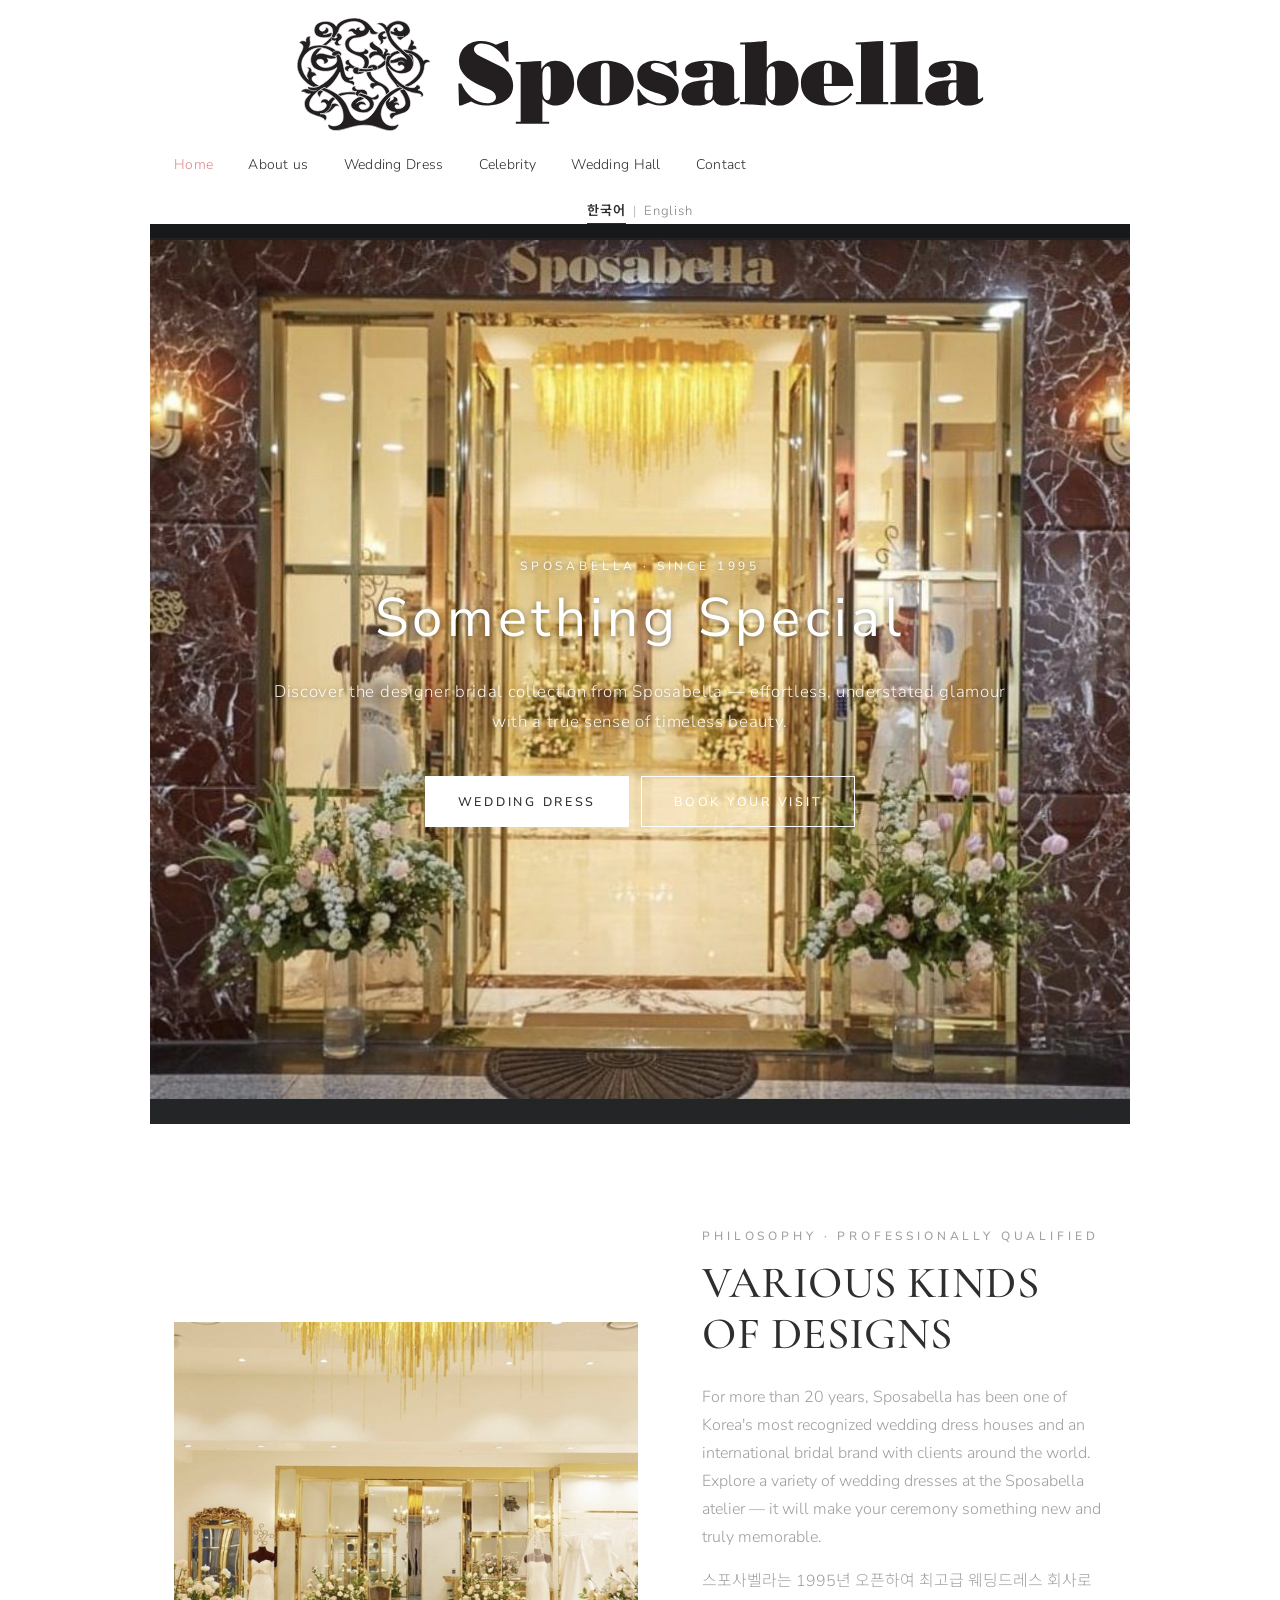
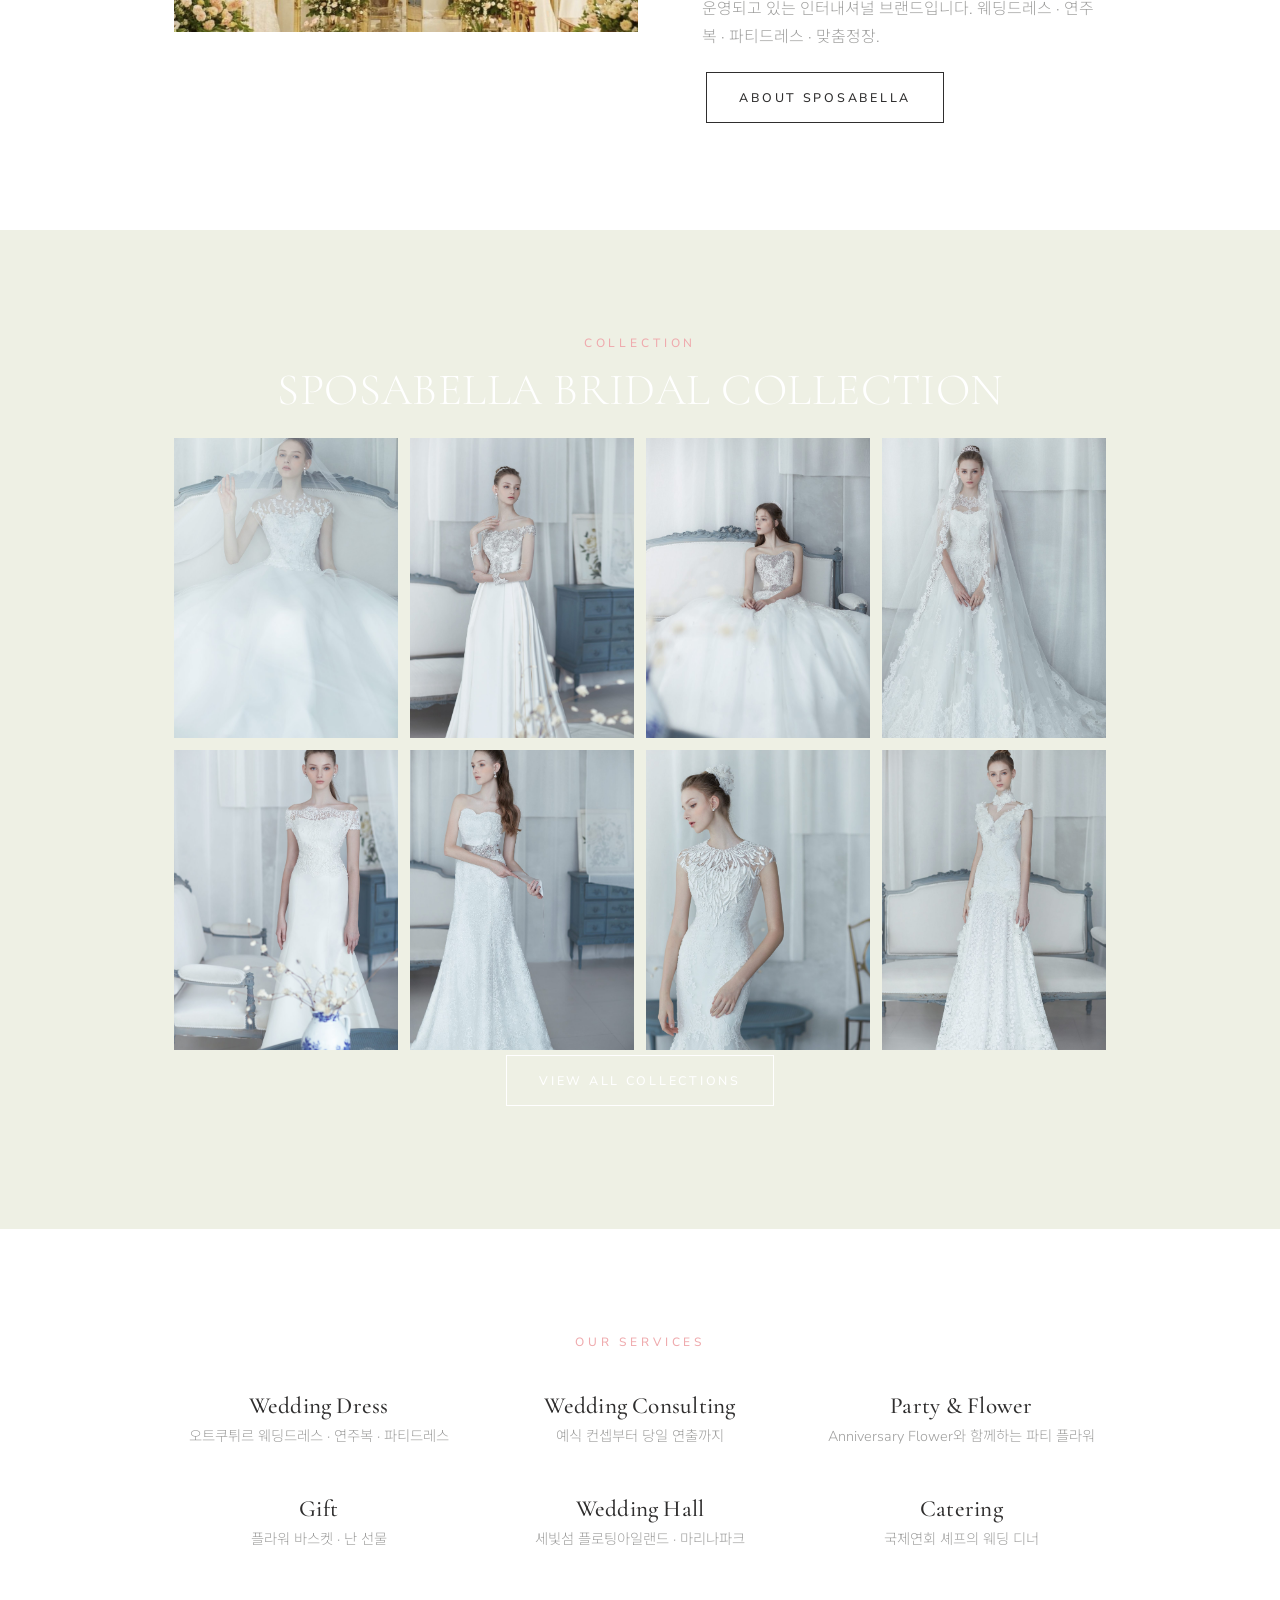
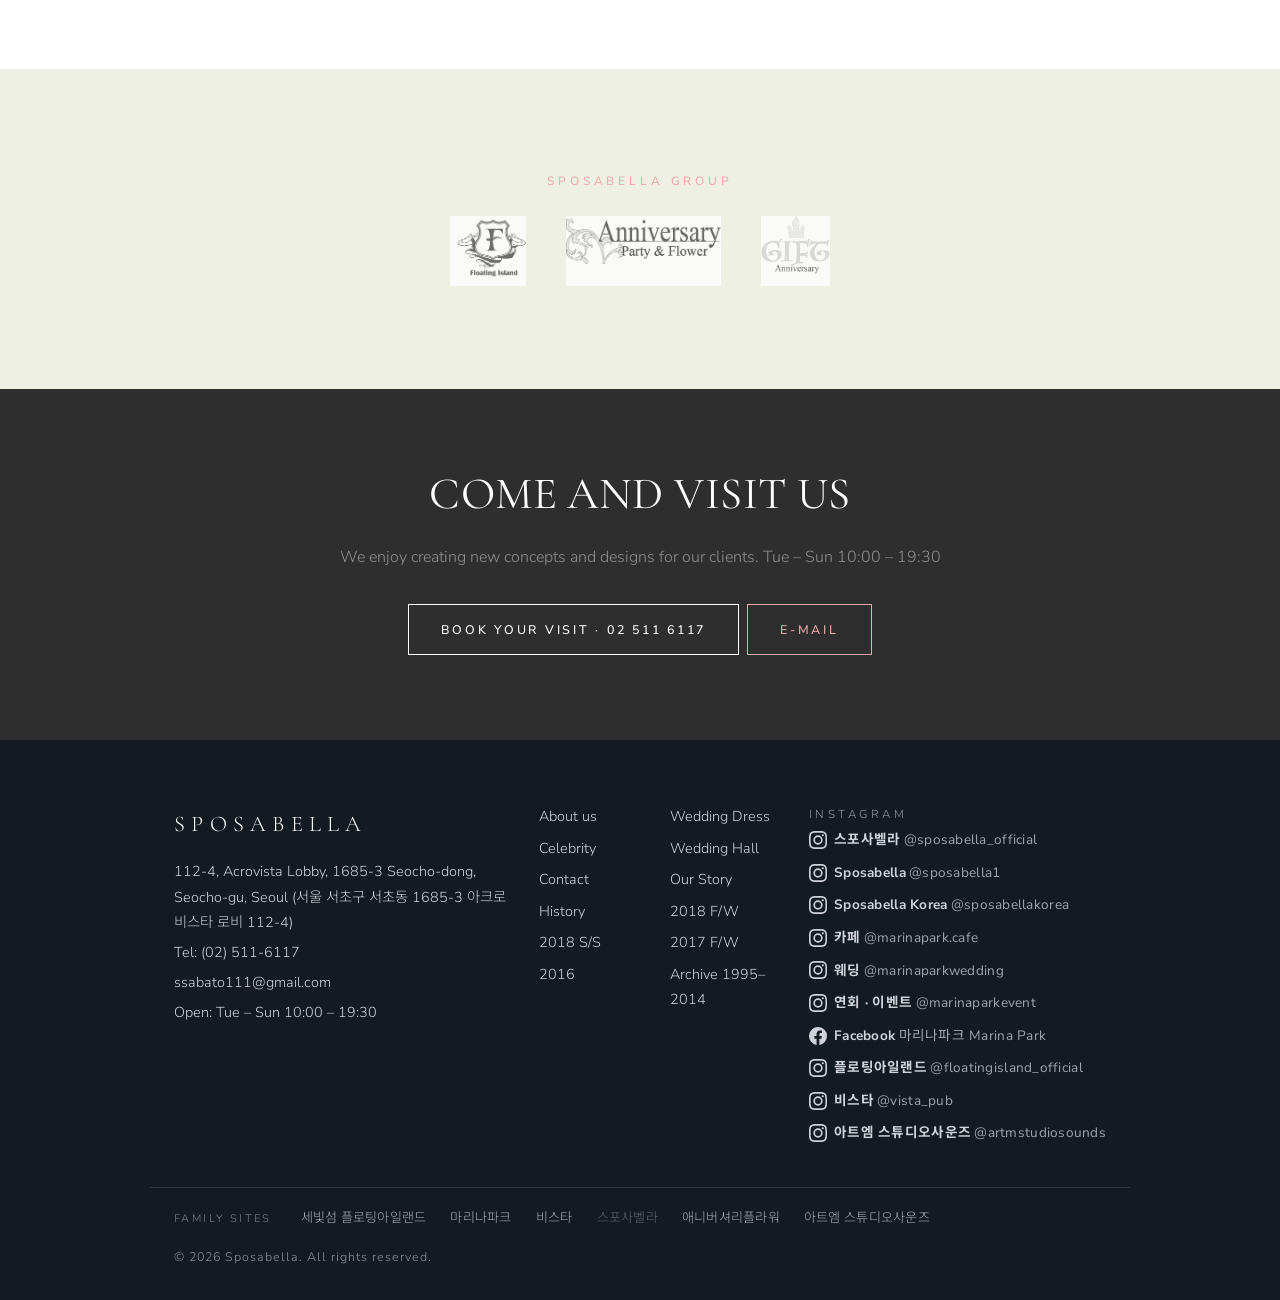
<file: index.html>
<!DOCTYPE html>
<html lang="ko">
<head>
<meta name="naver-site-verification" content="aa5de9eecae7e196151604ae85896c4f14e786b0" />
<meta charset="utf-8">
<meta name="viewport" content="width=device-width, initial-scale=1">
<title>Home | Sposabella</title>
<meta name="description" content="스포사벨라 — 1995년부터 이어온 인터내셔널 브라이덜 브랜드. 웨딩드레스, 파티드레스, 연주복, 맞춤정장. 서울 서초 아크로비스타.">
<meta property="og:site_name" content="Sposabella">
<meta property="og:title" content="Home | Sposabella">
<meta property="og:type" content="website">
<meta property="og:image" content="images/2649b2_05fe499776144d0fb7aadeecd679acff.jpeg">
<link rel="icon" href="favicon.svg" type="image/svg+xml">
<link rel="alternate" hreflang="ko" href="index.html">
<link rel="alternate" hreflang="en" href="index-en.html">
<link rel="alternate" hreflang="x-default" href="index.html">
<link rel="preconnect" href="https://fonts.googleapis.com">
<link rel="preconnect" href="https://fonts.gstatic.com" crossorigin>
<link href="https://fonts.googleapis.com/css2?family=Nunito+Sans:wght@200;300;400;600&family=Cormorant+Garamond:ital,wght@0,400;0,500;1,400&family=Noto+Sans+KR:wght@300;400;500;700&display=swap" rel="stylesheet">
<link rel="stylesheet" href="css/style.css?v=9">
</head>
<body class="page-index">
<header class="site-header header-banner">
  <div class="wrap">
    <a class="brand logo-banner" href="index.html"><img src="images/sposabella-logo.svg" alt="Sposabella" width="3113" height="581" onerror="this.style.display='none';this.nextElementSibling.style.display='inline'"><span class="brand-main" style="display:none">SPOSABELLA</span></a>
    <button class="nav-toggle" aria-label="메뉴 열기" aria-expanded="false"><span></span><span></span><span></span></button>
    <nav class="site-nav"><ul>
<li class="active"><a href="index.html">Home</a></li>
<li class="has-sub"><a href="about.html">About us</a><ul class="sub"><li><a href="about.html#story">Our Story</a></li><li><a href="about.html#history">History</a></li></ul></li>
<li class="has-sub"><a href="wedding-dress.html">Wedding Dress</a><ul class="sub"><li><a href="wedding-dress.html#c2018fw">2018 F/W</a></li><li><a href="wedding-dress.html#c2018ss">2018 S/S</a></li><li><a href="wedding-dress.html#c2017fw">2017 F/W</a></li><li><a href="wedding-dress.html#c2016">2016</a></li><li><a href="wedding-dress.html#archive">Archive 1995–2014</a></li></ul></li>
<li class=""><a href="celebrity.html">Celebrity</a></li>
<li class=""><a href="wedding-hall.html">Wedding Hall</a></li>
<li class=""><a href="contact.html">Contact</a></li>
    </ul></nav>
    <div class="lang-switch" aria-label="Language"><a href="index.html" class="on" lang="ko">한국어</a><span>|</span><a href="index-en.html" lang="en">English</a></div>
  </div>
</header>

<section class="hero" style="background-image:url('images/2649b2_05fe499776144d0fb7aadeecd679acff.jpeg')">
  <div class="hero-inner">
    <p class="eyebrow">Sposabella · Since 1995</p>
    <h1>Something Special</h1>
    <p class="lead">Discover the designer bridal collection from Sposabella — effortless, understated glamour with a true sense of timeless beauty.</p>
    <div class="hero-cta">
      <a class="btn btn-light" href="wedding-dress.html">Wedding Dress</a>
      <a class="btn btn-outline" href="contact.html">Book your visit</a>
    </div>
  </div>
</section>

<section class="section">
  <div class="wrap split">
    <div class="split-img"><img src="images/2649b2_48ec484849154d42a9bac509fbd69849.jpeg" loading="lazy" alt="Sposabella bridal"></div>
    <div class="split-text">
      <p class="eyebrow">Philosophy · Professionally Qualified</p>
      <h2>Various Kinds of Designs</h2>
      <p>For more than 20 years, Sposabella has been one of Korea's most recognized wedding dress houses and an international bridal brand with clients around the world. Explore a variety of wedding dresses at the Sposabella atelier — it will make your ceremony something new and truly memorable.</p>
      <p>스포사벨라는 1995년 오픈하여 최고급 웨딩드레스 회사로 운영되고 있는 인터내셔널 브랜드입니다. 웨딩드레스 · 연주복 · 파티드레스 · 맞춤정장.</p>
      <a class="btn" href="about.html">About Sposabella</a>
    </div>
  </div>
</section>

<section class="section alt">
  <div class="wrap">
    <p class="eyebrow center">Collection</p>
    <h2 class="center">Sposabella Bridal Collection</h2>
    <div class="gallery cols-4">
<a class="g-item portrait" href="images/2649b2_c4d010cad06745ddb3d856d39c19d69c.jpg" data-lightbox><img src="images/2649b2_c4d010cad06745ddb3d856d39c19d69c.jpg" loading="lazy" alt=""></a>
<a class="g-item portrait" href="images/2649b2_673a744cb8fd4f07b0156293e3c4d8b3.jpg" data-lightbox><img src="images/2649b2_673a744cb8fd4f07b0156293e3c4d8b3.jpg" loading="lazy" alt=""></a>
<a class="g-item portrait" href="images/2649b2_7028248338824ccd87e45743f5ae8313.jpg" data-lightbox><img src="images/2649b2_7028248338824ccd87e45743f5ae8313.jpg" loading="lazy" alt=""></a>
<a class="g-item portrait" href="images/2649b2_f069021f1b0246a89b19cad4129b8dab.jpg" data-lightbox><img src="images/2649b2_f069021f1b0246a89b19cad4129b8dab.jpg" loading="lazy" alt=""></a>
<a class="g-item portrait" href="images/2649b2_7db96b5a44784493912d6a4156015ff0.jpg" data-lightbox><img src="images/2649b2_7db96b5a44784493912d6a4156015ff0.jpg" loading="lazy" alt=""></a>
<a class="g-item portrait" href="images/2649b2_17f97f644e1e4fb4a4cd07ae2b82537e.jpg" data-lightbox><img src="images/2649b2_17f97f644e1e4fb4a4cd07ae2b82537e.jpg" loading="lazy" alt=""></a>
<a class="g-item portrait" href="images/2649b2_7894fbf5a36744589bf8ffcc0d61e990.jpg" data-lightbox><img src="images/2649b2_7894fbf5a36744589bf8ffcc0d61e990.jpg" loading="lazy" alt=""></a>
<a class="g-item portrait" href="images/2649b2_42a516097e8840bcafde33e1793489e3.jpg" data-lightbox><img src="images/2649b2_42a516097e8840bcafde33e1793489e3.jpg" loading="lazy" alt=""></a>
</div>
    <p class="center"><a class="btn" href="wedding-dress.html">View all collections</a></p>
  </div>
</section>

<section class="section">
  <div class="wrap">
    <p class="eyebrow center">Our Services</p>
    <div class="service-list">
      <div><h3>Wedding Dress</h3><p>오트쿠튀르 웨딩드레스 · 연주복 · 파티드레스</p></div>
      <div><h3>Wedding Consulting</h3><p>예식 컨셉부터 당일 연출까지</p></div>
      <div><h3>Party &amp; Flower</h3><p>Anniversary Flower와 함께하는 파티 플라워</p></div>
      <div><h3>Gift</h3><p>플라워 바스켓 · 난 선물</p></div>
      <div><h3>Wedding Hall</h3><p>세빛섬 플로팅아일랜드 · 마리나파크</p></div>
      <div><h3>Catering</h3><p>국제연회 셰프의 웨딩 디너</p></div>
    </div>
  </div>
</section>

<section class="section alt">
  <div class="wrap center">
    <p class="eyebrow">Sposabella Group</p>
    <div class="group-row">
      <a href="https://www.floatingisland.co.kr" target="_blank" rel="noopener"><img src="images/2649b2_2eff6fa5986b465db12ced985adb7511.jpg" alt="Floating Island" loading="lazy"></a>
      <a href="https://www.anniversaryflower.co.kr" target="_blank" rel="noopener"><img src="images/2649b2_4de5252b554e48bc82de758ee00aa01a.jpg" alt="Anniversary Party Flower" loading="lazy"></a>
      <a href="https://www.marinapark.co.kr" target="_blank" rel="noopener"><img src="images/2649b2_a140c96b7c0344ee95e9ac2ca9809c12.jpg" alt="Gift" loading="lazy"></a>
    </div>
  </div>
</section>

<section class="section cta-band"><div class="wrap center"><h2>Come and visit us</h2><p>We enjoy creating new concepts and designs for our clients. Tue – Sun 10:00 – 19:30</p><a class="btn btn-light" href="tel:025116117">Book your visit · 02 511 6117</a><a class="btn btn-outline" href="mailto:ssabato111@gmail.com">E-mail</a></div></section>

<footer class="site-footer">
  <div class="wrap footer-grid">
    <div class="f-col">
      <div class="f-brand">SPOSABELLA</div>
      <p>112-4, Acrovista Lobby, 1685-3 Seocho-dong, Seocho-gu, Seoul (서울 서초구 서초동 1685-3 아크로비스타 로비 112-4)</p>
      <p>Tel: <a href="tel:025116117">(02) 511-6117</a></p>
      <p><a href="mailto:ssabato111@gmail.com">ssabato111@gmail.com</a></p>
      <p>Open: Tue – Sun 10:00 – 19:30</p>
    </div>
    <div class="f-col f-links"><a href="about.html">About us</a><a href="wedding-dress.html">Wedding Dress</a><a href="celebrity.html">Celebrity</a><a href="wedding-hall.html">Wedding Hall</a><a href="contact.html">Contact</a><a href="about.html#story">Our Story</a><a href="about.html#history">History</a><a href="wedding-dress.html#c2018fw">2018 F/W</a><a href="wedding-dress.html#c2018ss">2018 S/S</a><a href="wedding-dress.html#c2017fw">2017 F/W</a><a href="wedding-dress.html#c2016">2016</a><a href="wedding-dress.html#archive">Archive 1995–2014</a></div>
    <div class="f-col"><p class="f-social-title">Instagram</p><div class="f-social f-social-list"><a href="https://www.instagram.com/sposabella_official" target="_blank" rel="noopener" aria-label="인스타그램 스포사벨라 공식"><svg viewBox="0 0 24 24"><path d="M12 2.2c3.2 0 3.6 0 4.9.1 3.3.1 4.8 1.7 4.9 4.9.1 1.3.1 1.6.1 4.8s0 3.6-.1 4.8c-.1 3.2-1.7 4.8-4.9 4.9-1.3.1-1.6.1-4.9.1s-3.6 0-4.8-.1c-3.3-.1-4.8-1.7-4.9-4.9C2.2 15.6 2.2 15.2 2.2 12s0-3.6.1-4.8C2.4 3.9 4 2.4 7.2 2.3c1.2-.1 1.6-.1 4.8-.1zM12 0C8.7 0 8.3 0 7.1.1 2.7.3.3 2.7.1 7.1 0 8.3 0 8.7 0 12s0 3.7.1 4.9c.2 4.4 2.6 6.8 7 7 1.2.1 1.6.1 4.9.1s3.7 0 4.9-.1c4.4-.2 6.8-2.6 7-7 .1-1.2.1-1.6.1-4.9s0-3.7-.1-4.9c-.2-4.4-2.6-6.8-7-7C15.7 0 15.3 0 12 0zm0 5.8a6.2 6.2 0 1 0 0 12.4 6.2 6.2 0 0 0 0-12.4zM12 16a4 4 0 1 1 0-8 4 4 0 0 1 0 8zm6.4-11.8a1.4 1.4 0 1 0 0 2.9 1.4 1.4 0 0 0 0-2.9z"/></svg><span class="s-label"><b>스포사벨라</b> <span class="s-handle">@sposabella_official</span></span></a><a href="https://www.instagram.com/sposabella1" target="_blank" rel="noopener" aria-label="인스타그램 Sposabella official"><svg viewBox="0 0 24 24"><path d="M12 2.2c3.2 0 3.6 0 4.9.1 3.3.1 4.8 1.7 4.9 4.9.1 1.3.1 1.6.1 4.8s0 3.6-.1 4.8c-.1 3.2-1.7 4.8-4.9 4.9-1.3.1-1.6.1-4.9.1s-3.6 0-4.8-.1c-3.3-.1-4.8-1.7-4.9-4.9C2.2 15.6 2.2 15.2 2.2 12s0-3.6.1-4.8C2.4 3.9 4 2.4 7.2 2.3c1.2-.1 1.6-.1 4.8-.1zM12 0C8.7 0 8.3 0 7.1.1 2.7.3.3 2.7.1 7.1 0 8.3 0 8.7 0 12s0 3.7.1 4.9c.2 4.4 2.6 6.8 7 7 1.2.1 1.6.1 4.9.1s3.7 0 4.9-.1c4.4-.2 6.8-2.6 7-7 .1-1.2.1-1.6.1-4.9s0-3.7-.1-4.9c-.2-4.4-2.6-6.8-7-7C15.7 0 15.3 0 12 0zm0 5.8a6.2 6.2 0 1 0 0 12.4 6.2 6.2 0 0 0 0-12.4zM12 16a4 4 0 1 1 0-8 4 4 0 0 1 0 8zm6.4-11.8a1.4 1.4 0 1 0 0 2.9 1.4 1.4 0 0 0 0-2.9z"/></svg><span class="s-label"><b>Sposabella</b> <span class="s-handle">@sposabella1</span></span></a><a href="https://www.instagram.com/sposabellakorea" target="_blank" rel="noopener" aria-label="인스타그램 Sposabella Korea"><svg viewBox="0 0 24 24"><path d="M12 2.2c3.2 0 3.6 0 4.9.1 3.3.1 4.8 1.7 4.9 4.9.1 1.3.1 1.6.1 4.8s0 3.6-.1 4.8c-.1 3.2-1.7 4.8-4.9 4.9-1.3.1-1.6.1-4.9.1s-3.6 0-4.8-.1c-3.3-.1-4.8-1.7-4.9-4.9C2.2 15.6 2.2 15.2 2.2 12s0-3.6.1-4.8C2.4 3.9 4 2.4 7.2 2.3c1.2-.1 1.6-.1 4.8-.1zM12 0C8.7 0 8.3 0 7.1.1 2.7.3.3 2.7.1 7.1 0 8.3 0 8.7 0 12s0 3.7.1 4.9c.2 4.4 2.6 6.8 7 7 1.2.1 1.6.1 4.9.1s3.7 0 4.9-.1c4.4-.2 6.8-2.6 7-7 .1-1.2.1-1.6.1-4.9s0-3.7-.1-4.9c-.2-4.4-2.6-6.8-7-7C15.7 0 15.3 0 12 0zm0 5.8a6.2 6.2 0 1 0 0 12.4 6.2 6.2 0 0 0 0-12.4zM12 16a4 4 0 1 1 0-8 4 4 0 0 1 0 8zm6.4-11.8a1.4 1.4 0 1 0 0 2.9 1.4 1.4 0 0 0 0-2.9z"/></svg><span class="s-label"><b>Sposabella Korea</b> <span class="s-handle">@sposabellakorea</span></span></a><a href="https://www.instagram.com/marinapark.cafe" target="_blank" rel="noopener" aria-label="인스타그램 마리나파크 카페"><svg viewBox="0 0 24 24"><path d="M12 2.2c3.2 0 3.6 0 4.9.1 3.3.1 4.8 1.7 4.9 4.9.1 1.3.1 1.6.1 4.8s0 3.6-.1 4.8c-.1 3.2-1.7 4.8-4.9 4.9-1.3.1-1.6.1-4.9.1s-3.6 0-4.8-.1c-3.3-.1-4.8-1.7-4.9-4.9C2.2 15.6 2.2 15.2 2.2 12s0-3.6.1-4.8C2.4 3.9 4 2.4 7.2 2.3c1.2-.1 1.6-.1 4.8-.1zM12 0C8.7 0 8.3 0 7.1.1 2.7.3.3 2.7.1 7.1 0 8.3 0 8.7 0 12s0 3.7.1 4.9c.2 4.4 2.6 6.8 7 7 1.2.1 1.6.1 4.9.1s3.7 0 4.9-.1c4.4-.2 6.8-2.6 7-7 .1-1.2.1-1.6.1-4.9s0-3.7-.1-4.9c-.2-4.4-2.6-6.8-7-7C15.7 0 15.3 0 12 0zm0 5.8a6.2 6.2 0 1 0 0 12.4 6.2 6.2 0 0 0 0-12.4zM12 16a4 4 0 1 1 0-8 4 4 0 0 1 0 8zm6.4-11.8a1.4 1.4 0 1 0 0 2.9 1.4 1.4 0 0 0 0-2.9z"/></svg><span class="s-label"><b>카페</b> <span class="s-handle">@marinapark.cafe</span></span></a><a href="https://www.instagram.com/marinaparkwedding" target="_blank" rel="noopener" aria-label="인스타그램 마리나파크 웨딩"><svg viewBox="0 0 24 24"><path d="M12 2.2c3.2 0 3.6 0 4.9.1 3.3.1 4.8 1.7 4.9 4.9.1 1.3.1 1.6.1 4.8s0 3.6-.1 4.8c-.1 3.2-1.7 4.8-4.9 4.9-1.3.1-1.6.1-4.9.1s-3.6 0-4.8-.1c-3.3-.1-4.8-1.7-4.9-4.9C2.2 15.6 2.2 15.2 2.2 12s0-3.6.1-4.8C2.4 3.9 4 2.4 7.2 2.3c1.2-.1 1.6-.1 4.8-.1zM12 0C8.7 0 8.3 0 7.1.1 2.7.3.3 2.7.1 7.1 0 8.3 0 8.7 0 12s0 3.7.1 4.9c.2 4.4 2.6 6.8 7 7 1.2.1 1.6.1 4.9.1s3.7 0 4.9-.1c4.4-.2 6.8-2.6 7-7 .1-1.2.1-1.6.1-4.9s0-3.7-.1-4.9c-.2-4.4-2.6-6.8-7-7C15.7 0 15.3 0 12 0zm0 5.8a6.2 6.2 0 1 0 0 12.4 6.2 6.2 0 0 0 0-12.4zM12 16a4 4 0 1 1 0-8 4 4 0 0 1 0 8zm6.4-11.8a1.4 1.4 0 1 0 0 2.9 1.4 1.4 0 0 0 0-2.9z"/></svg><span class="s-label"><b>웨딩</b> <span class="s-handle">@marinaparkwedding</span></span></a><a href="https://www.instagram.com/marinaparkevent" target="_blank" rel="noopener" aria-label="인스타그램 마리나파크 이벤트"><svg viewBox="0 0 24 24"><path d="M12 2.2c3.2 0 3.6 0 4.9.1 3.3.1 4.8 1.7 4.9 4.9.1 1.3.1 1.6.1 4.8s0 3.6-.1 4.8c-.1 3.2-1.7 4.8-4.9 4.9-1.3.1-1.6.1-4.9.1s-3.6 0-4.8-.1c-3.3-.1-4.8-1.7-4.9-4.9C2.2 15.6 2.2 15.2 2.2 12s0-3.6.1-4.8C2.4 3.9 4 2.4 7.2 2.3c1.2-.1 1.6-.1 4.8-.1zM12 0C8.7 0 8.3 0 7.1.1 2.7.3.3 2.7.1 7.1 0 8.3 0 8.7 0 12s0 3.7.1 4.9c.2 4.4 2.6 6.8 7 7 1.2.1 1.6.1 4.9.1s3.7 0 4.9-.1c4.4-.2 6.8-2.6 7-7 .1-1.2.1-1.6.1-4.9s0-3.7-.1-4.9c-.2-4.4-2.6-6.8-7-7C15.7 0 15.3 0 12 0zm0 5.8a6.2 6.2 0 1 0 0 12.4 6.2 6.2 0 0 0 0-12.4zM12 16a4 4 0 1 1 0-8 4 4 0 0 1 0 8zm6.4-11.8a1.4 1.4 0 1 0 0 2.9 1.4 1.4 0 0 0 0-2.9z"/></svg><span class="s-label"><b>연회 · 이벤트</b> <span class="s-handle">@marinaparkevent</span></span></a><a href="https://www.facebook.com/marinaparkseoul" target="_blank" rel="noopener" aria-label="Facebook"><svg viewBox="0 0 24 24"><path d="M24 12a12 12 0 1 0-13.9 11.9v-8.4H7.1V12h3V9.4c0-3 1.8-4.7 4.5-4.7 1.3 0 2.7.2 2.7.2v3h-1.5c-1.5 0-2 .9-2 1.9V12h3.3l-.5 3.5h-2.8v8.4A12 12 0 0 0 24 12z"/></svg><span class="s-label"><b>Facebook</b> <span class="s-handle">마리나파크 Marina Park</span></span></a><a href="https://www.instagram.com/floatingisland_official" target="_blank" rel="noopener" aria-label="인스타그램 세빛섬 플로팅아일랜드"><svg viewBox="0 0 24 24"><path d="M12 2.2c3.2 0 3.6 0 4.9.1 3.3.1 4.8 1.7 4.9 4.9.1 1.3.1 1.6.1 4.8s0 3.6-.1 4.8c-.1 3.2-1.7 4.8-4.9 4.9-1.3.1-1.6.1-4.9.1s-3.6 0-4.8-.1c-3.3-.1-4.8-1.7-4.9-4.9C2.2 15.6 2.2 15.2 2.2 12s0-3.6.1-4.8C2.4 3.9 4 2.4 7.2 2.3c1.2-.1 1.6-.1 4.8-.1zM12 0C8.7 0 8.3 0 7.1.1 2.7.3.3 2.7.1 7.1 0 8.3 0 8.7 0 12s0 3.7.1 4.9c.2 4.4 2.6 6.8 7 7 1.2.1 1.6.1 4.9.1s3.7 0 4.9-.1c4.4-.2 6.8-2.6 7-7 .1-1.2.1-1.6.1-4.9s0-3.7-.1-4.9c-.2-4.4-2.6-6.8-7-7C15.7 0 15.3 0 12 0zm0 5.8a6.2 6.2 0 1 0 0 12.4 6.2 6.2 0 0 0 0-12.4zM12 16a4 4 0 1 1 0-8 4 4 0 0 1 0 8zm6.4-11.8a1.4 1.4 0 1 0 0 2.9 1.4 1.4 0 0 0 0-2.9z"/></svg><span class="s-label"><b>플로팅아일랜드</b> <span class="s-handle">@floatingisland_official</span></span></a><a href="https://www.instagram.com/vista_pub" target="_blank" rel="noopener" aria-label="인스타그램 비스타"><svg viewBox="0 0 24 24"><path d="M12 2.2c3.2 0 3.6 0 4.9.1 3.3.1 4.8 1.7 4.9 4.9.1 1.3.1 1.6.1 4.8s0 3.6-.1 4.8c-.1 3.2-1.7 4.8-4.9 4.9-1.3.1-1.6.1-4.9.1s-3.6 0-4.8-.1c-3.3-.1-4.8-1.7-4.9-4.9C2.2 15.6 2.2 15.2 2.2 12s0-3.6.1-4.8C2.4 3.9 4 2.4 7.2 2.3c1.2-.1 1.6-.1 4.8-.1zM12 0C8.7 0 8.3 0 7.1.1 2.7.3.3 2.7.1 7.1 0 8.3 0 8.7 0 12s0 3.7.1 4.9c.2 4.4 2.6 6.8 7 7 1.2.1 1.6.1 4.9.1s3.7 0 4.9-.1c4.4-.2 6.8-2.6 7-7 .1-1.2.1-1.6.1-4.9s0-3.7-.1-4.9c-.2-4.4-2.6-6.8-7-7C15.7 0 15.3 0 12 0zm0 5.8a6.2 6.2 0 1 0 0 12.4 6.2 6.2 0 0 0 0-12.4zM12 16a4 4 0 1 1 0-8 4 4 0 0 1 0 8zm6.4-11.8a1.4 1.4 0 1 0 0 2.9 1.4 1.4 0 0 0 0-2.9z"/></svg><span class="s-label"><b>비스타</b> <span class="s-handle">@vista_pub</span></span></a><a href="https://www.instagram.com/artmstudiosounds" target="_blank" rel="noopener" aria-label="인스타그램 아트엠 스튜디오사운즈"><svg viewBox="0 0 24 24"><path d="M12 2.2c3.2 0 3.6 0 4.9.1 3.3.1 4.8 1.7 4.9 4.9.1 1.3.1 1.6.1 4.8s0 3.6-.1 4.8c-.1 3.2-1.7 4.8-4.9 4.9-1.3.1-1.6.1-4.9.1s-3.6 0-4.8-.1c-3.3-.1-4.8-1.7-4.9-4.9C2.2 15.6 2.2 15.2 2.2 12s0-3.6.1-4.8C2.4 3.9 4 2.4 7.2 2.3c1.2-.1 1.6-.1 4.8-.1zM12 0C8.7 0 8.3 0 7.1.1 2.7.3.3 2.7.1 7.1 0 8.3 0 8.7 0 12s0 3.7.1 4.9c.2 4.4 2.6 6.8 7 7 1.2.1 1.6.1 4.9.1s3.7 0 4.9-.1c4.4-.2 6.8-2.6 7-7 .1-1.2.1-1.6.1-4.9s0-3.7-.1-4.9c-.2-4.4-2.6-6.8-7-7C15.7 0 15.3 0 12 0zm0 5.8a6.2 6.2 0 1 0 0 12.4 6.2 6.2 0 0 0 0-12.4zM12 16a4 4 0 1 1 0-8 4 4 0 0 1 0 8zm6.4-11.8a1.4 1.4 0 1 0 0 2.9 1.4 1.4 0 0 0 0-2.9z"/></svg><span class="s-label"><b>아트엠 스튜디오사운즈</b> <span class="s-handle">@artmstudiosounds</span></span></a></div></div>
  </div>
  <div class="wrap family-sites"><span class="fs-label">Family Sites</span><a href="https://floatingisland.co.kr" target="_blank" rel="noopener">세빛섬 플로팅아일랜드</a> <a href="https://marinapark.co.kr" target="_blank" rel="noopener">마리나파크</a> <a href="https://vistapub.co.kr" target="_blank" rel="noopener">비스타</a> <span class="current">스포사벨라</span> <a href="https://anniversaryflower.co.kr" target="_blank" rel="noopener">애니버셔리플라워</a> <a href="https://artmstudiosounds.com" target="_blank" rel="noopener">아트엠 스튜디오사운즈</a></div>
  <div class="wrap copyright">© 2026 Sposabella. All rights reserved.</div>
</footer>
<div class="lightbox" id="lightbox" hidden><button class="lb-close" aria-label="닫기">&times;</button><button class="lb-prev" aria-label="이전">&#8249;</button><img alt=""><button class="lb-next" aria-label="다음">&#8250;</button></div>
<script src="js/main.js"></script>
</body>
</html>
</file>
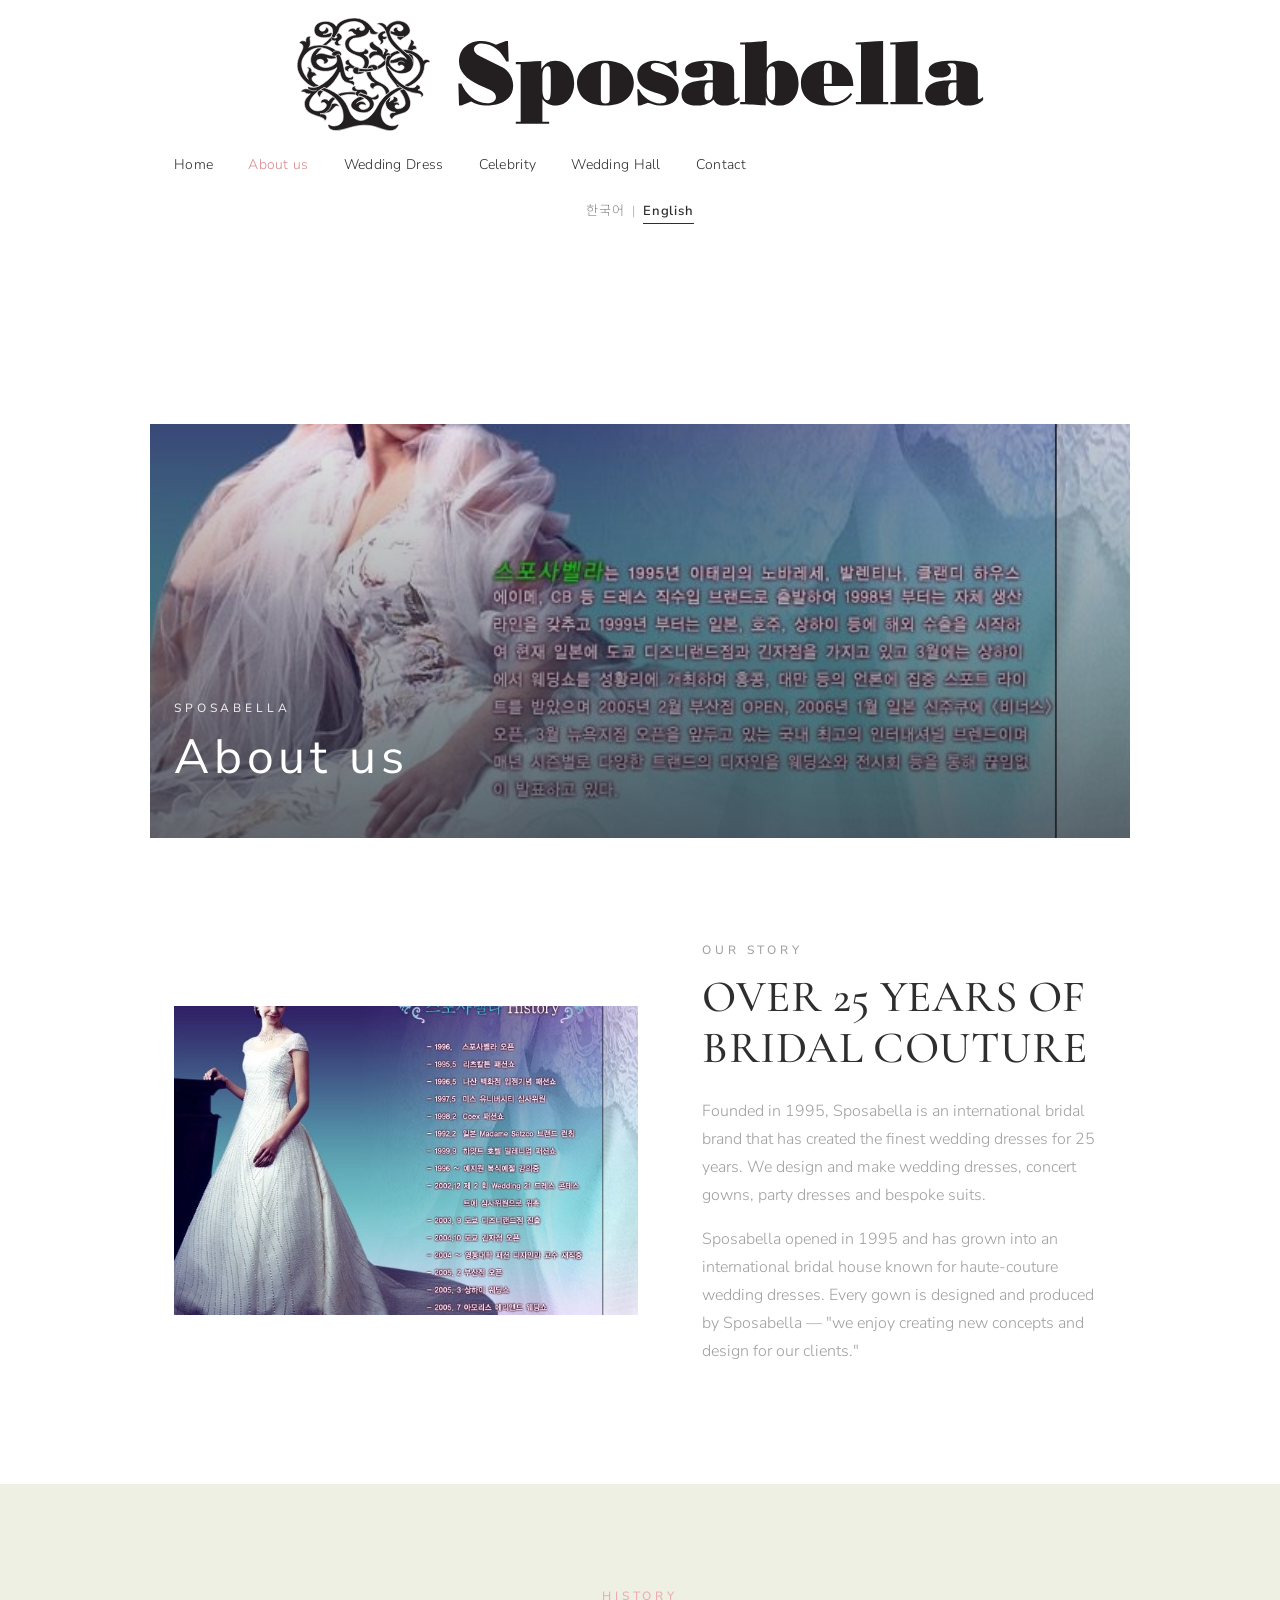
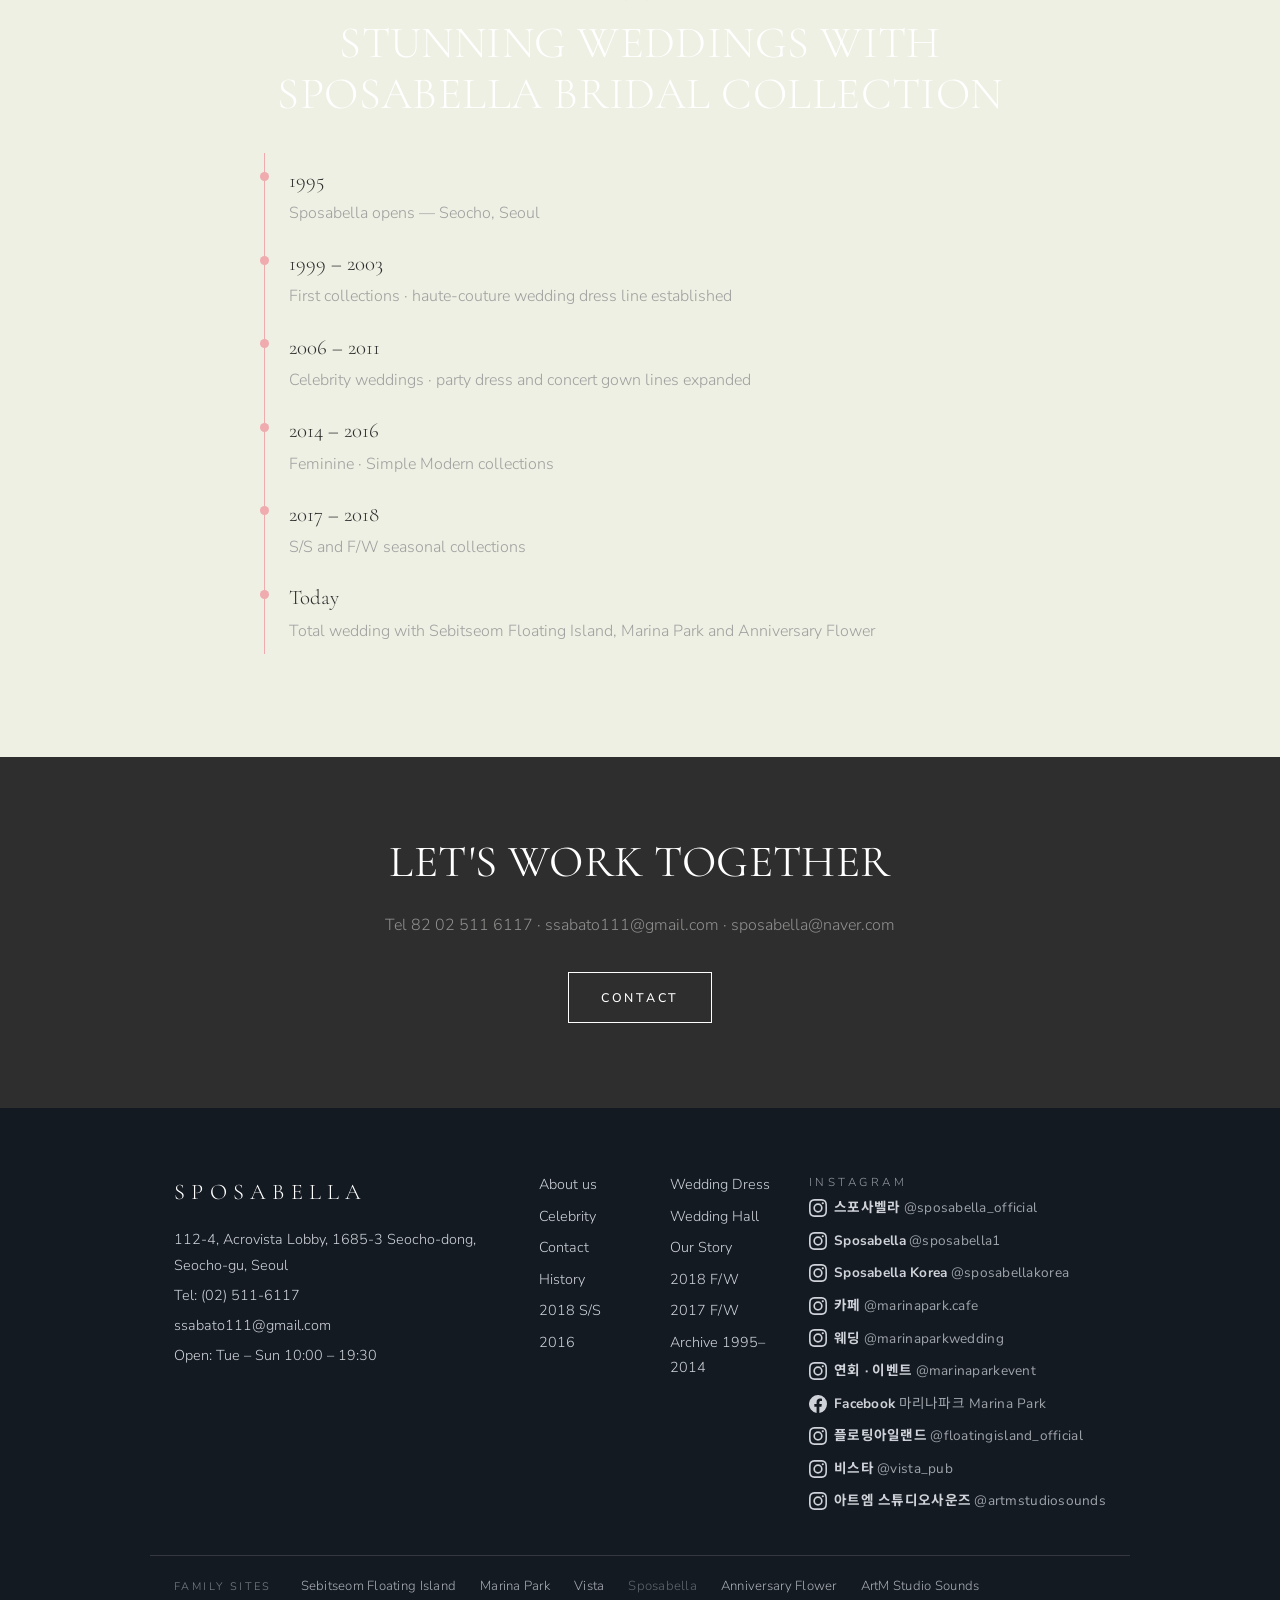
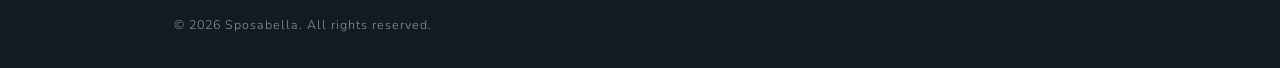
<file: about-en.html>
<!DOCTYPE html>
<html lang="en">
<head>
<meta charset="utf-8">
<meta name="viewport" content="width=device-width, initial-scale=1">
<title>About us | Sposabella</title>
<meta name="description" content="Sposabella — an international bridal brand since 1995. Wedding dresses, party dresses, concert gowns and bespoke suits. Acrovista, Seocho, Seoul.">
<meta property="og:site_name" content="Sposabella">
<meta property="og:title" content="About us | Sposabella">
<meta property="og:type" content="website">
<meta property="og:image" content="images/2649b2_05fe499776144d0fb7aadeecd679acff.jpeg">
<link rel="icon" href="favicon.svg" type="image/svg+xml">
<link rel="alternate" hreflang="ko" href="about.html">
<link rel="alternate" hreflang="en" href="about-en.html">
<link rel="alternate" hreflang="x-default" href="about.html">
<link rel="preconnect" href="https://fonts.googleapis.com">
<link rel="preconnect" href="https://fonts.gstatic.com" crossorigin>
<link href="https://fonts.googleapis.com/css2?family=Nunito+Sans:wght@200;300;400;600&family=Cormorant+Garamond:ital,wght@0,400;0,500;1,400&family=Noto+Sans+KR:wght@300;400;500;700&display=swap" rel="stylesheet">
<link rel="stylesheet" href="css/style.css?v=9">
</head>
<body class="page-about">
<header class="site-header header-banner">
  <div class="wrap">
    <a class="brand logo-banner" href="index-en.html"><img src="images/sposabella-logo.svg" alt="Sposabella" width="3113" height="581" onerror="this.style.display='none';this.nextElementSibling.style.display='inline'"><span class="brand-main" style="display:none">SPOSABELLA</span></a>
    <button class="nav-toggle" aria-label="Open menu" aria-expanded="false"><span></span><span></span><span></span></button>
    <nav class="site-nav"><ul>
<li class=""><a href="index-en.html">Home</a></li>
<li class="has-sub active"><a href="about-en.html">About us</a><ul class="sub"><li><a href="about-en.html#story">Our Story</a></li><li><a href="about-en.html#history">History</a></li></ul></li>
<li class="has-sub"><a href="wedding-dress-en.html">Wedding Dress</a><ul class="sub"><li><a href="wedding-dress-en.html#c2018fw">2018 F/W</a></li><li><a href="wedding-dress-en.html#c2018ss">2018 S/S</a></li><li><a href="wedding-dress-en.html#c2017fw">2017 F/W</a></li><li><a href="wedding-dress-en.html#c2016">2016</a></li><li><a href="wedding-dress-en.html#archive">Archive 1995–2014</a></li></ul></li>
<li class=""><a href="celebrity-en.html">Celebrity</a></li>
<li class=""><a href="wedding-hall-en.html">Wedding Hall</a></li>
<li class=""><a href="contact-en.html">Contact</a></li>
    </ul></nav>
    <div class="lang-switch" aria-label="Language"><a href="about-en.html" lang="ko">한국어</a><span>|</span><a href="about-en.html" class="on" lang="en">English</a></div>
  </div>
</header>

<section class="page-hero" style="background-image:url('images/2649b2_fe9b8844b85c41b897f0ac8f0de23978.jpg')">
  <div class="wrap"><p class="eyebrow">Sposabella</p><h1>About us</h1></div>
</section>
<section class="section" id="story">
  <div class="wrap split">
    <div class="split-img"><img src="images/2649b2_1a208eb6c2bc4068afb5ee886ae52c80.jpg" loading="lazy" alt=""></div>
    <div class="split-text">
      <p class="eyebrow">Our Story</p>
      <h2>Over 25 years of bridal couture</h2>
      <p>Founded in 1995, Sposabella is an international bridal brand that has created the finest wedding dresses for 25 years. We design and make wedding dresses, concert gowns, party dresses and bespoke suits.</p>
      <p>Sposabella opened in 1995 and has grown into an international bridal house known for haute-couture wedding dresses. Every gown is designed and produced by Sposabella — "we enjoy creating new concepts and design for our clients."</p>
    </div>
  </div>
</section>
<section class="section alt" id="history">
  <div class="wrap narrow">
    <p class="eyebrow center">History</p>
    <h2 class="center">Stunning weddings with Sposabella Bridal Collection</h2>
    <ul class="timeline">
      <li><span>1995</span>Sposabella opens — Seocho, Seoul</li>
      <li><span>1999 – 2003</span>First collections · haute-couture wedding dress line established</li>
      <li><span>2006 – 2011</span>Celebrity weddings · party dress and concert gown lines expanded</li>
      <li><span>2014 – 2016</span>Feminine · Simple Modern collections</li>
      <li><span>2017 – 2018</span>S/S and F/W seasonal collections</li>
      <li><span>Today</span>Total wedding with Sebitseom Floating Island, Marina Park and Anniversary Flower</li>
    </ul>
  </div>
</section>
<section class="section cta-band"><div class="wrap center"><h2>Let's work together</h2><p>Tel 82 02 511 6117 · ssabato111@gmail.com · sposabella@naver.com</p><a class="btn btn-light" href="contact-en.html">Contact</a></div></section>

<footer class="site-footer">
  <div class="wrap footer-grid">
    <div class="f-col">
      <div class="f-brand">SPOSABELLA</div>
      <p>112-4, Acrovista Lobby, 1685-3 Seocho-dong, Seocho-gu, Seoul</p>
      <p>Tel: <a href="tel:025116117">(02) 511-6117</a></p>
      <p><a href="mailto:ssabato111@gmail.com">ssabato111@gmail.com</a></p>
      <p>Open: Tue – Sun 10:00 – 19:30</p>
    </div>
    <div class="f-col f-links"><a href="about-en.html">About us</a><a href="wedding-dress-en.html">Wedding Dress</a><a href="celebrity-en.html">Celebrity</a><a href="wedding-hall-en.html">Wedding Hall</a><a href="contact-en.html">Contact</a><a href="about-en.html#story">Our Story</a><a href="about-en.html#history">History</a><a href="wedding-dress-en.html#c2018fw">2018 F/W</a><a href="wedding-dress-en.html#c2018ss">2018 S/S</a><a href="wedding-dress-en.html#c2017fw">2017 F/W</a><a href="wedding-dress-en.html#c2016">2016</a><a href="wedding-dress-en.html#archive">Archive 1995–2014</a></div>
    <div class="f-col"><p class="f-social-title">Instagram</p><div class="f-social f-social-list"><a href="https://www.instagram.com/sposabella_official" target="_blank" rel="noopener" aria-label="인스타그램 스포사벨라 공식"><svg viewBox="0 0 24 24"><path d="M12 2.2c3.2 0 3.6 0 4.9.1 3.3.1 4.8 1.7 4.9 4.9.1 1.3.1 1.6.1 4.8s0 3.6-.1 4.8c-.1 3.2-1.7 4.8-4.9 4.9-1.3.1-1.6.1-4.9.1s-3.6 0-4.8-.1c-3.3-.1-4.8-1.7-4.9-4.9C2.2 15.6 2.2 15.2 2.2 12s0-3.6.1-4.8C2.4 3.9 4 2.4 7.2 2.3c1.2-.1 1.6-.1 4.8-.1zM12 0C8.7 0 8.3 0 7.1.1 2.7.3.3 2.7.1 7.1 0 8.3 0 8.7 0 12s0 3.7.1 4.9c.2 4.4 2.6 6.8 7 7 1.2.1 1.6.1 4.9.1s3.7 0 4.9-.1c4.4-.2 6.8-2.6 7-7 .1-1.2.1-1.6.1-4.9s0-3.7-.1-4.9c-.2-4.4-2.6-6.8-7-7C15.7 0 15.3 0 12 0zm0 5.8a6.2 6.2 0 1 0 0 12.4 6.2 6.2 0 0 0 0-12.4zM12 16a4 4 0 1 1 0-8 4 4 0 0 1 0 8zm6.4-11.8a1.4 1.4 0 1 0 0 2.9 1.4 1.4 0 0 0 0-2.9z"/></svg><span class="s-label"><b>스포사벨라</b> <span class="s-handle">@sposabella_official</span></span></a><a href="https://www.instagram.com/sposabella1" target="_blank" rel="noopener" aria-label="인스타그램 Sposabella official"><svg viewBox="0 0 24 24"><path d="M12 2.2c3.2 0 3.6 0 4.9.1 3.3.1 4.8 1.7 4.9 4.9.1 1.3.1 1.6.1 4.8s0 3.6-.1 4.8c-.1 3.2-1.7 4.8-4.9 4.9-1.3.1-1.6.1-4.9.1s-3.6 0-4.8-.1c-3.3-.1-4.8-1.7-4.9-4.9C2.2 15.6 2.2 15.2 2.2 12s0-3.6.1-4.8C2.4 3.9 4 2.4 7.2 2.3c1.2-.1 1.6-.1 4.8-.1zM12 0C8.7 0 8.3 0 7.1.1 2.7.3.3 2.7.1 7.1 0 8.3 0 8.7 0 12s0 3.7.1 4.9c.2 4.4 2.6 6.8 7 7 1.2.1 1.6.1 4.9.1s3.7 0 4.9-.1c4.4-.2 6.8-2.6 7-7 .1-1.2.1-1.6.1-4.9s0-3.7-.1-4.9c-.2-4.4-2.6-6.8-7-7C15.7 0 15.3 0 12 0zm0 5.8a6.2 6.2 0 1 0 0 12.4 6.2 6.2 0 0 0 0-12.4zM12 16a4 4 0 1 1 0-8 4 4 0 0 1 0 8zm6.4-11.8a1.4 1.4 0 1 0 0 2.9 1.4 1.4 0 0 0 0-2.9z"/></svg><span class="s-label"><b>Sposabella</b> <span class="s-handle">@sposabella1</span></span></a><a href="https://www.instagram.com/sposabellakorea" target="_blank" rel="noopener" aria-label="인스타그램 Sposabella Korea"><svg viewBox="0 0 24 24"><path d="M12 2.2c3.2 0 3.6 0 4.9.1 3.3.1 4.8 1.7 4.9 4.9.1 1.3.1 1.6.1 4.8s0 3.6-.1 4.8c-.1 3.2-1.7 4.8-4.9 4.9-1.3.1-1.6.1-4.9.1s-3.6 0-4.8-.1c-3.3-.1-4.8-1.7-4.9-4.9C2.2 15.6 2.2 15.2 2.2 12s0-3.6.1-4.8C2.4 3.9 4 2.4 7.2 2.3c1.2-.1 1.6-.1 4.8-.1zM12 0C8.7 0 8.3 0 7.1.1 2.7.3.3 2.7.1 7.1 0 8.3 0 8.7 0 12s0 3.7.1 4.9c.2 4.4 2.6 6.8 7 7 1.2.1 1.6.1 4.9.1s3.7 0 4.9-.1c4.4-.2 6.8-2.6 7-7 .1-1.2.1-1.6.1-4.9s0-3.7-.1-4.9c-.2-4.4-2.6-6.8-7-7C15.7 0 15.3 0 12 0zm0 5.8a6.2 6.2 0 1 0 0 12.4 6.2 6.2 0 0 0 0-12.4zM12 16a4 4 0 1 1 0-8 4 4 0 0 1 0 8zm6.4-11.8a1.4 1.4 0 1 0 0 2.9 1.4 1.4 0 0 0 0-2.9z"/></svg><span class="s-label"><b>Sposabella Korea</b> <span class="s-handle">@sposabellakorea</span></span></a><a href="https://www.instagram.com/marinapark.cafe" target="_blank" rel="noopener" aria-label="인스타그램 마리나파크 카페"><svg viewBox="0 0 24 24"><path d="M12 2.2c3.2 0 3.6 0 4.9.1 3.3.1 4.8 1.7 4.9 4.9.1 1.3.1 1.6.1 4.8s0 3.6-.1 4.8c-.1 3.2-1.7 4.8-4.9 4.9-1.3.1-1.6.1-4.9.1s-3.6 0-4.8-.1c-3.3-.1-4.8-1.7-4.9-4.9C2.2 15.6 2.2 15.2 2.2 12s0-3.6.1-4.8C2.4 3.9 4 2.4 7.2 2.3c1.2-.1 1.6-.1 4.8-.1zM12 0C8.7 0 8.3 0 7.1.1 2.7.3.3 2.7.1 7.1 0 8.3 0 8.7 0 12s0 3.7.1 4.9c.2 4.4 2.6 6.8 7 7 1.2.1 1.6.1 4.9.1s3.7 0 4.9-.1c4.4-.2 6.8-2.6 7-7 .1-1.2.1-1.6.1-4.9s0-3.7-.1-4.9c-.2-4.4-2.6-6.8-7-7C15.7 0 15.3 0 12 0zm0 5.8a6.2 6.2 0 1 0 0 12.4 6.2 6.2 0 0 0 0-12.4zM12 16a4 4 0 1 1 0-8 4 4 0 0 1 0 8zm6.4-11.8a1.4 1.4 0 1 0 0 2.9 1.4 1.4 0 0 0 0-2.9z"/></svg><span class="s-label"><b>카페</b> <span class="s-handle">@marinapark.cafe</span></span></a><a href="https://www.instagram.com/marinaparkwedding" target="_blank" rel="noopener" aria-label="인스타그램 마리나파크 웨딩"><svg viewBox="0 0 24 24"><path d="M12 2.2c3.2 0 3.6 0 4.9.1 3.3.1 4.8 1.7 4.9 4.9.1 1.3.1 1.6.1 4.8s0 3.6-.1 4.8c-.1 3.2-1.7 4.8-4.9 4.9-1.3.1-1.6.1-4.9.1s-3.6 0-4.8-.1c-3.3-.1-4.8-1.7-4.9-4.9C2.2 15.6 2.2 15.2 2.2 12s0-3.6.1-4.8C2.4 3.9 4 2.4 7.2 2.3c1.2-.1 1.6-.1 4.8-.1zM12 0C8.7 0 8.3 0 7.1.1 2.7.3.3 2.7.1 7.1 0 8.3 0 8.7 0 12s0 3.7.1 4.9c.2 4.4 2.6 6.8 7 7 1.2.1 1.6.1 4.9.1s3.7 0 4.9-.1c4.4-.2 6.8-2.6 7-7 .1-1.2.1-1.6.1-4.9s0-3.7-.1-4.9c-.2-4.4-2.6-6.8-7-7C15.7 0 15.3 0 12 0zm0 5.8a6.2 6.2 0 1 0 0 12.4 6.2 6.2 0 0 0 0-12.4zM12 16a4 4 0 1 1 0-8 4 4 0 0 1 0 8zm6.4-11.8a1.4 1.4 0 1 0 0 2.9 1.4 1.4 0 0 0 0-2.9z"/></svg><span class="s-label"><b>웨딩</b> <span class="s-handle">@marinaparkwedding</span></span></a><a href="https://www.instagram.com/marinaparkevent" target="_blank" rel="noopener" aria-label="인스타그램 마리나파크 이벤트"><svg viewBox="0 0 24 24"><path d="M12 2.2c3.2 0 3.6 0 4.9.1 3.3.1 4.8 1.7 4.9 4.9.1 1.3.1 1.6.1 4.8s0 3.6-.1 4.8c-.1 3.2-1.7 4.8-4.9 4.9-1.3.1-1.6.1-4.9.1s-3.6 0-4.8-.1c-3.3-.1-4.8-1.7-4.9-4.9C2.2 15.6 2.2 15.2 2.2 12s0-3.6.1-4.8C2.4 3.9 4 2.4 7.2 2.3c1.2-.1 1.6-.1 4.8-.1zM12 0C8.7 0 8.3 0 7.1.1 2.7.3.3 2.7.1 7.1 0 8.3 0 8.7 0 12s0 3.7.1 4.9c.2 4.4 2.6 6.8 7 7 1.2.1 1.6.1 4.9.1s3.7 0 4.9-.1c4.4-.2 6.8-2.6 7-7 .1-1.2.1-1.6.1-4.9s0-3.7-.1-4.9c-.2-4.4-2.6-6.8-7-7C15.7 0 15.3 0 12 0zm0 5.8a6.2 6.2 0 1 0 0 12.4 6.2 6.2 0 0 0 0-12.4zM12 16a4 4 0 1 1 0-8 4 4 0 0 1 0 8zm6.4-11.8a1.4 1.4 0 1 0 0 2.9 1.4 1.4 0 0 0 0-2.9z"/></svg><span class="s-label"><b>연회 · 이벤트</b> <span class="s-handle">@marinaparkevent</span></span></a><a href="https://www.facebook.com/marinaparkseoul" target="_blank" rel="noopener" aria-label="Facebook"><svg viewBox="0 0 24 24"><path d="M24 12a12 12 0 1 0-13.9 11.9v-8.4H7.1V12h3V9.4c0-3 1.8-4.7 4.5-4.7 1.3 0 2.7.2 2.7.2v3h-1.5c-1.5 0-2 .9-2 1.9V12h3.3l-.5 3.5h-2.8v8.4A12 12 0 0 0 24 12z"/></svg><span class="s-label"><b>Facebook</b> <span class="s-handle">마리나파크 Marina Park</span></span></a><a href="https://www.instagram.com/floatingisland_official" target="_blank" rel="noopener" aria-label="인스타그램 세빛섬 플로팅아일랜드"><svg viewBox="0 0 24 24"><path d="M12 2.2c3.2 0 3.6 0 4.9.1 3.3.1 4.8 1.7 4.9 4.9.1 1.3.1 1.6.1 4.8s0 3.6-.1 4.8c-.1 3.2-1.7 4.8-4.9 4.9-1.3.1-1.6.1-4.9.1s-3.6 0-4.8-.1c-3.3-.1-4.8-1.7-4.9-4.9C2.2 15.6 2.2 15.2 2.2 12s0-3.6.1-4.8C2.4 3.9 4 2.4 7.2 2.3c1.2-.1 1.6-.1 4.8-.1zM12 0C8.7 0 8.3 0 7.1.1 2.7.3.3 2.7.1 7.1 0 8.3 0 8.7 0 12s0 3.7.1 4.9c.2 4.4 2.6 6.8 7 7 1.2.1 1.6.1 4.9.1s3.7 0 4.9-.1c4.4-.2 6.8-2.6 7-7 .1-1.2.1-1.6.1-4.9s0-3.7-.1-4.9c-.2-4.4-2.6-6.8-7-7C15.7 0 15.3 0 12 0zm0 5.8a6.2 6.2 0 1 0 0 12.4 6.2 6.2 0 0 0 0-12.4zM12 16a4 4 0 1 1 0-8 4 4 0 0 1 0 8zm6.4-11.8a1.4 1.4 0 1 0 0 2.9 1.4 1.4 0 0 0 0-2.9z"/></svg><span class="s-label"><b>플로팅아일랜드</b> <span class="s-handle">@floatingisland_official</span></span></a><a href="https://www.instagram.com/vista_pub" target="_blank" rel="noopener" aria-label="인스타그램 비스타"><svg viewBox="0 0 24 24"><path d="M12 2.2c3.2 0 3.6 0 4.9.1 3.3.1 4.8 1.7 4.9 4.9.1 1.3.1 1.6.1 4.8s0 3.6-.1 4.8c-.1 3.2-1.7 4.8-4.9 4.9-1.3.1-1.6.1-4.9.1s-3.6 0-4.8-.1c-3.3-.1-4.8-1.7-4.9-4.9C2.2 15.6 2.2 15.2 2.2 12s0-3.6.1-4.8C2.4 3.9 4 2.4 7.2 2.3c1.2-.1 1.6-.1 4.8-.1zM12 0C8.7 0 8.3 0 7.1.1 2.7.3.3 2.7.1 7.1 0 8.3 0 8.7 0 12s0 3.7.1 4.9c.2 4.4 2.6 6.8 7 7 1.2.1 1.6.1 4.9.1s3.7 0 4.9-.1c4.4-.2 6.8-2.6 7-7 .1-1.2.1-1.6.1-4.9s0-3.7-.1-4.9c-.2-4.4-2.6-6.8-7-7C15.7 0 15.3 0 12 0zm0 5.8a6.2 6.2 0 1 0 0 12.4 6.2 6.2 0 0 0 0-12.4zM12 16a4 4 0 1 1 0-8 4 4 0 0 1 0 8zm6.4-11.8a1.4 1.4 0 1 0 0 2.9 1.4 1.4 0 0 0 0-2.9z"/></svg><span class="s-label"><b>비스타</b> <span class="s-handle">@vista_pub</span></span></a><a href="https://www.instagram.com/artmstudiosounds" target="_blank" rel="noopener" aria-label="인스타그램 아트엠 스튜디오사운즈"><svg viewBox="0 0 24 24"><path d="M12 2.2c3.2 0 3.6 0 4.9.1 3.3.1 4.8 1.7 4.9 4.9.1 1.3.1 1.6.1 4.8s0 3.6-.1 4.8c-.1 3.2-1.7 4.8-4.9 4.9-1.3.1-1.6.1-4.9.1s-3.6 0-4.8-.1c-3.3-.1-4.8-1.7-4.9-4.9C2.2 15.6 2.2 15.2 2.2 12s0-3.6.1-4.8C2.4 3.9 4 2.4 7.2 2.3c1.2-.1 1.6-.1 4.8-.1zM12 0C8.7 0 8.3 0 7.1.1 2.7.3.3 2.7.1 7.1 0 8.3 0 8.7 0 12s0 3.7.1 4.9c.2 4.4 2.6 6.8 7 7 1.2.1 1.6.1 4.9.1s3.7 0 4.9-.1c4.4-.2 6.8-2.6 7-7 .1-1.2.1-1.6.1-4.9s0-3.7-.1-4.9c-.2-4.4-2.6-6.8-7-7C15.7 0 15.3 0 12 0zm0 5.8a6.2 6.2 0 1 0 0 12.4 6.2 6.2 0 0 0 0-12.4zM12 16a4 4 0 1 1 0-8 4 4 0 0 1 0 8zm6.4-11.8a1.4 1.4 0 1 0 0 2.9 1.4 1.4 0 0 0 0-2.9z"/></svg><span class="s-label"><b>아트엠 스튜디오사운즈</b> <span class="s-handle">@artmstudiosounds</span></span></a></div></div>
  </div>
  <div class="wrap family-sites"><span class="fs-label">Family Sites</span><a href="https://floatingisland.co.kr" target="_blank" rel="noopener">Sebitseom Floating Island</a> <a href="https://marinapark.co.kr" target="_blank" rel="noopener">Marina Park</a> <a href="https://vistapub.co.kr" target="_blank" rel="noopener">Vista</a> <span class="current">Sposabella</span> <a href="https://anniversaryflower.co.kr" target="_blank" rel="noopener">Anniversary Flower</a> <a href="https://artmstudiosounds.com" target="_blank" rel="noopener">ArtM Studio Sounds</a></div>
  <div class="wrap copyright">© 2026 Sposabella. All rights reserved.</div>
</footer>
<div class="lightbox" id="lightbox" hidden><button class="lb-close" aria-label="닫기">&times;</button><button class="lb-prev" aria-label="이전">&#8249;</button><img alt=""><button class="lb-next" aria-label="다음">&#8250;</button></div>
<script src="js/main.js"></script>
</body>
</html>
</file>
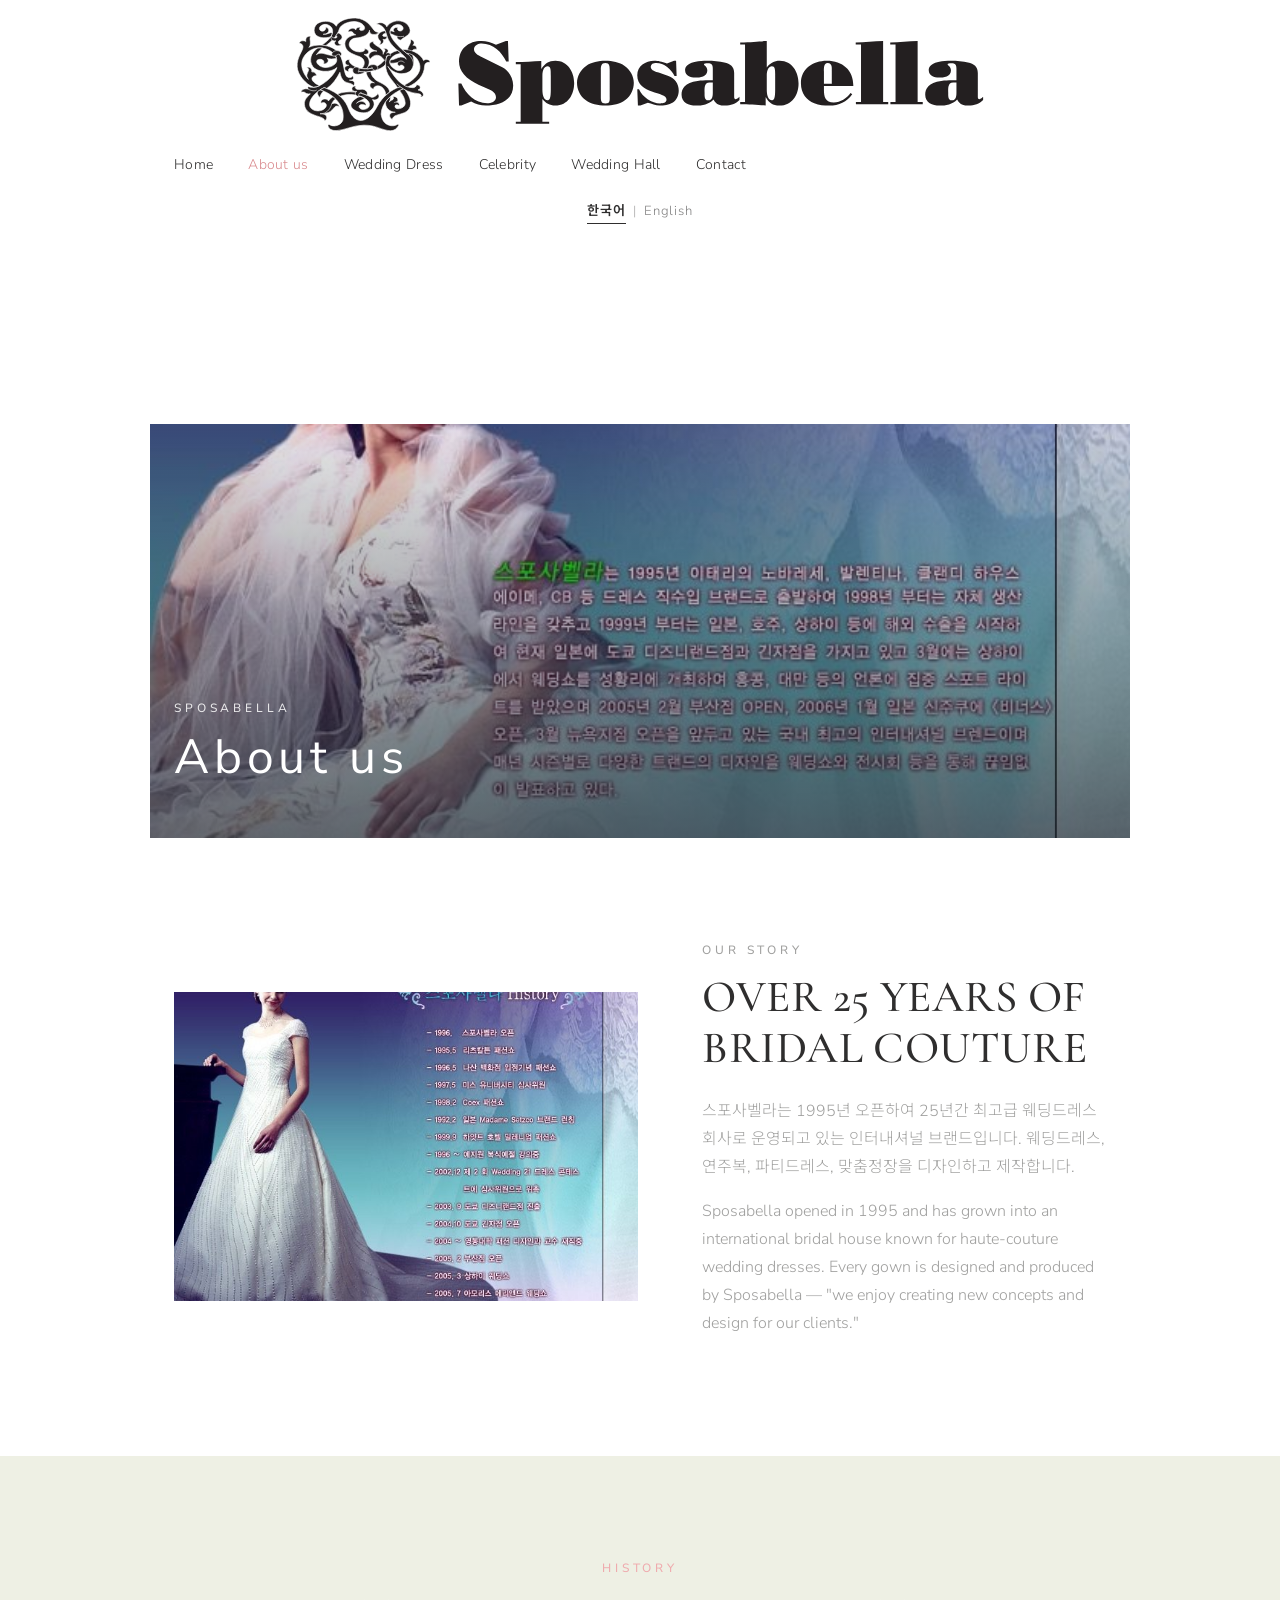
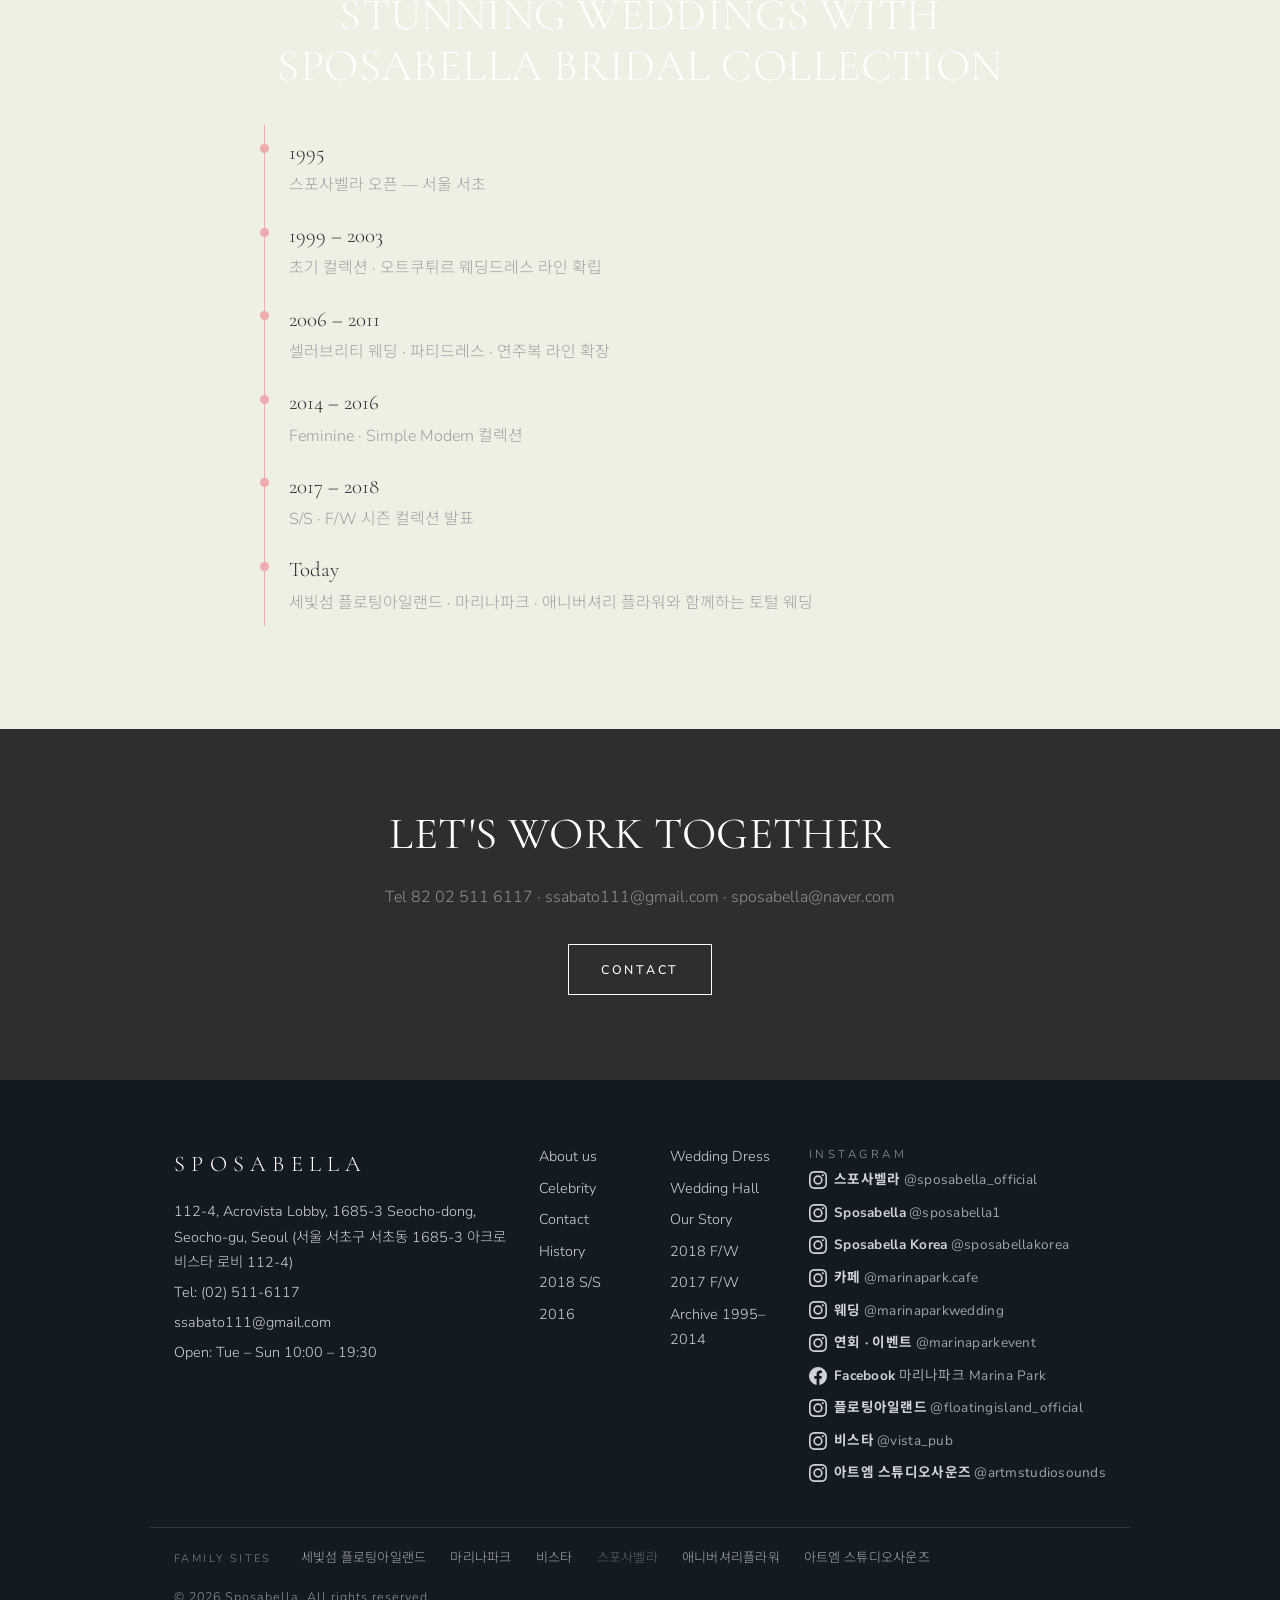
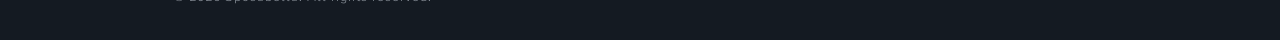
<file: about.html>
<!DOCTYPE html>
<html lang="ko">
<head>
<meta charset="utf-8">
<meta name="viewport" content="width=device-width, initial-scale=1">
<title>About us | Sposabella</title>
<meta name="description" content="스포사벨라 — 1995년부터 이어온 인터내셔널 브라이덜 브랜드. 웨딩드레스, 파티드레스, 연주복, 맞춤정장. 서울 서초 아크로비스타.">
<meta property="og:site_name" content="Sposabella">
<meta property="og:title" content="About us | Sposabella">
<meta property="og:type" content="website">
<meta property="og:image" content="images/2649b2_05fe499776144d0fb7aadeecd679acff.jpeg">
<link rel="icon" href="favicon.svg" type="image/svg+xml">
<link rel="alternate" hreflang="ko" href="about.html">
<link rel="alternate" hreflang="en" href="about-en.html">
<link rel="alternate" hreflang="x-default" href="about.html">
<link rel="preconnect" href="https://fonts.googleapis.com">
<link rel="preconnect" href="https://fonts.gstatic.com" crossorigin>
<link href="https://fonts.googleapis.com/css2?family=Nunito+Sans:wght@200;300;400;600&family=Cormorant+Garamond:ital,wght@0,400;0,500;1,400&family=Noto+Sans+KR:wght@300;400;500;700&display=swap" rel="stylesheet">
<link rel="stylesheet" href="css/style.css?v=9">
</head>
<body class="page-about">
<header class="site-header header-banner">
  <div class="wrap">
    <a class="brand logo-banner" href="index.html"><img src="images/sposabella-logo.svg" alt="Sposabella" width="3113" height="581" onerror="this.style.display='none';this.nextElementSibling.style.display='inline'"><span class="brand-main" style="display:none">SPOSABELLA</span></a>
    <button class="nav-toggle" aria-label="메뉴 열기" aria-expanded="false"><span></span><span></span><span></span></button>
    <nav class="site-nav"><ul>
<li class=""><a href="index.html">Home</a></li>
<li class="has-sub active"><a href="about.html">About us</a><ul class="sub"><li><a href="about.html#story">Our Story</a></li><li><a href="about.html#history">History</a></li></ul></li>
<li class="has-sub"><a href="wedding-dress.html">Wedding Dress</a><ul class="sub"><li><a href="wedding-dress.html#c2018fw">2018 F/W</a></li><li><a href="wedding-dress.html#c2018ss">2018 S/S</a></li><li><a href="wedding-dress.html#c2017fw">2017 F/W</a></li><li><a href="wedding-dress.html#c2016">2016</a></li><li><a href="wedding-dress.html#archive">Archive 1995–2014</a></li></ul></li>
<li class=""><a href="celebrity.html">Celebrity</a></li>
<li class=""><a href="wedding-hall.html">Wedding Hall</a></li>
<li class=""><a href="contact.html">Contact</a></li>
    </ul></nav>
    <div class="lang-switch" aria-label="Language"><a href="about.html" class="on" lang="ko">한국어</a><span>|</span><a href="about-en.html" lang="en">English</a></div>
  </div>
</header>

<section class="page-hero" style="background-image:url('images/2649b2_fe9b8844b85c41b897f0ac8f0de23978.jpg')">
  <div class="wrap"><p class="eyebrow">Sposabella</p><h1>About us</h1></div>
</section>
<section class="section" id="story">
  <div class="wrap split">
    <div class="split-img"><img src="images/2649b2_1a208eb6c2bc4068afb5ee886ae52c80.jpg" loading="lazy" alt=""></div>
    <div class="split-text">
      <p class="eyebrow">Our Story</p>
      <h2>Over 25 years of bridal couture</h2>
      <p>스포사벨라는 1995년 오픈하여 25년간 최고급 웨딩드레스 회사로 운영되고 있는 인터내셔널 브랜드입니다. 웨딩드레스, 연주복, 파티드레스, 맞춤정장을 디자인하고 제작합니다.</p>
      <p>Sposabella opened in 1995 and has grown into an international bridal house known for haute-couture wedding dresses. Every gown is designed and produced by Sposabella — "we enjoy creating new concepts and design for our clients."</p>
    </div>
  </div>
</section>
<section class="section alt" id="history">
  <div class="wrap narrow">
    <p class="eyebrow center">History</p>
    <h2 class="center">Stunning weddings with Sposabella Bridal Collection</h2>
    <ul class="timeline">
      <li><span>1995</span>스포사벨라 오픈 — 서울 서초</li>
      <li><span>1999 – 2003</span>초기 컬렉션 · 오트쿠튀르 웨딩드레스 라인 확립</li>
      <li><span>2006 – 2011</span>셀러브리티 웨딩 · 파티드레스 · 연주복 라인 확장</li>
      <li><span>2014 – 2016</span>Feminine · Simple Modern 컬렉션</li>
      <li><span>2017 – 2018</span>S/S · F/W 시즌 컬렉션 발표</li>
      <li><span>Today</span>세빛섬 플로팅아일랜드 · 마리나파크 · 애니버셔리 플라워와 함께하는 토털 웨딩</li>
    </ul>
  </div>
</section>
<section class="section cta-band"><div class="wrap center"><h2>Let's work together</h2><p>Tel 82 02 511 6117 · ssabato111@gmail.com · sposabella@naver.com</p><a class="btn btn-light" href="contact.html">Contact</a></div></section>

<footer class="site-footer">
  <div class="wrap footer-grid">
    <div class="f-col">
      <div class="f-brand">SPOSABELLA</div>
      <p>112-4, Acrovista Lobby, 1685-3 Seocho-dong, Seocho-gu, Seoul (서울 서초구 서초동 1685-3 아크로비스타 로비 112-4)</p>
      <p>Tel: <a href="tel:025116117">(02) 511-6117</a></p>
      <p><a href="mailto:ssabato111@gmail.com">ssabato111@gmail.com</a></p>
      <p>Open: Tue – Sun 10:00 – 19:30</p>
    </div>
    <div class="f-col f-links"><a href="about.html">About us</a><a href="wedding-dress.html">Wedding Dress</a><a href="celebrity.html">Celebrity</a><a href="wedding-hall.html">Wedding Hall</a><a href="contact.html">Contact</a><a href="about.html#story">Our Story</a><a href="about.html#history">History</a><a href="wedding-dress.html#c2018fw">2018 F/W</a><a href="wedding-dress.html#c2018ss">2018 S/S</a><a href="wedding-dress.html#c2017fw">2017 F/W</a><a href="wedding-dress.html#c2016">2016</a><a href="wedding-dress.html#archive">Archive 1995–2014</a></div>
    <div class="f-col"><p class="f-social-title">Instagram</p><div class="f-social f-social-list"><a href="https://www.instagram.com/sposabella_official" target="_blank" rel="noopener" aria-label="인스타그램 스포사벨라 공식"><svg viewBox="0 0 24 24"><path d="M12 2.2c3.2 0 3.6 0 4.9.1 3.3.1 4.8 1.7 4.9 4.9.1 1.3.1 1.6.1 4.8s0 3.6-.1 4.8c-.1 3.2-1.7 4.8-4.9 4.9-1.3.1-1.6.1-4.9.1s-3.6 0-4.8-.1c-3.3-.1-4.8-1.7-4.9-4.9C2.2 15.6 2.2 15.2 2.2 12s0-3.6.1-4.8C2.4 3.9 4 2.4 7.2 2.3c1.2-.1 1.6-.1 4.8-.1zM12 0C8.7 0 8.3 0 7.1.1 2.7.3.3 2.7.1 7.1 0 8.3 0 8.7 0 12s0 3.7.1 4.9c.2 4.4 2.6 6.8 7 7 1.2.1 1.6.1 4.9.1s3.7 0 4.9-.1c4.4-.2 6.8-2.6 7-7 .1-1.2.1-1.6.1-4.9s0-3.7-.1-4.9c-.2-4.4-2.6-6.8-7-7C15.7 0 15.3 0 12 0zm0 5.8a6.2 6.2 0 1 0 0 12.4 6.2 6.2 0 0 0 0-12.4zM12 16a4 4 0 1 1 0-8 4 4 0 0 1 0 8zm6.4-11.8a1.4 1.4 0 1 0 0 2.9 1.4 1.4 0 0 0 0-2.9z"/></svg><span class="s-label"><b>스포사벨라</b> <span class="s-handle">@sposabella_official</span></span></a><a href="https://www.instagram.com/sposabella1" target="_blank" rel="noopener" aria-label="인스타그램 Sposabella official"><svg viewBox="0 0 24 24"><path d="M12 2.2c3.2 0 3.6 0 4.9.1 3.3.1 4.8 1.7 4.9 4.9.1 1.3.1 1.6.1 4.8s0 3.6-.1 4.8c-.1 3.2-1.7 4.8-4.9 4.9-1.3.1-1.6.1-4.9.1s-3.6 0-4.8-.1c-3.3-.1-4.8-1.7-4.9-4.9C2.2 15.6 2.2 15.2 2.2 12s0-3.6.1-4.8C2.4 3.9 4 2.4 7.2 2.3c1.2-.1 1.6-.1 4.8-.1zM12 0C8.7 0 8.3 0 7.1.1 2.7.3.3 2.7.1 7.1 0 8.3 0 8.7 0 12s0 3.7.1 4.9c.2 4.4 2.6 6.8 7 7 1.2.1 1.6.1 4.9.1s3.7 0 4.9-.1c4.4-.2 6.8-2.6 7-7 .1-1.2.1-1.6.1-4.9s0-3.7-.1-4.9c-.2-4.4-2.6-6.8-7-7C15.7 0 15.3 0 12 0zm0 5.8a6.2 6.2 0 1 0 0 12.4 6.2 6.2 0 0 0 0-12.4zM12 16a4 4 0 1 1 0-8 4 4 0 0 1 0 8zm6.4-11.8a1.4 1.4 0 1 0 0 2.9 1.4 1.4 0 0 0 0-2.9z"/></svg><span class="s-label"><b>Sposabella</b> <span class="s-handle">@sposabella1</span></span></a><a href="https://www.instagram.com/sposabellakorea" target="_blank" rel="noopener" aria-label="인스타그램 Sposabella Korea"><svg viewBox="0 0 24 24"><path d="M12 2.2c3.2 0 3.6 0 4.9.1 3.3.1 4.8 1.7 4.9 4.9.1 1.3.1 1.6.1 4.8s0 3.6-.1 4.8c-.1 3.2-1.7 4.8-4.9 4.9-1.3.1-1.6.1-4.9.1s-3.6 0-4.8-.1c-3.3-.1-4.8-1.7-4.9-4.9C2.2 15.6 2.2 15.2 2.2 12s0-3.6.1-4.8C2.4 3.9 4 2.4 7.2 2.3c1.2-.1 1.6-.1 4.8-.1zM12 0C8.7 0 8.3 0 7.1.1 2.7.3.3 2.7.1 7.1 0 8.3 0 8.7 0 12s0 3.7.1 4.9c.2 4.4 2.6 6.8 7 7 1.2.1 1.6.1 4.9.1s3.7 0 4.9-.1c4.4-.2 6.8-2.6 7-7 .1-1.2.1-1.6.1-4.9s0-3.7-.1-4.9c-.2-4.4-2.6-6.8-7-7C15.7 0 15.3 0 12 0zm0 5.8a6.2 6.2 0 1 0 0 12.4 6.2 6.2 0 0 0 0-12.4zM12 16a4 4 0 1 1 0-8 4 4 0 0 1 0 8zm6.4-11.8a1.4 1.4 0 1 0 0 2.9 1.4 1.4 0 0 0 0-2.9z"/></svg><span class="s-label"><b>Sposabella Korea</b> <span class="s-handle">@sposabellakorea</span></span></a><a href="https://www.instagram.com/marinapark.cafe" target="_blank" rel="noopener" aria-label="인스타그램 마리나파크 카페"><svg viewBox="0 0 24 24"><path d="M12 2.2c3.2 0 3.6 0 4.9.1 3.3.1 4.8 1.7 4.9 4.9.1 1.3.1 1.6.1 4.8s0 3.6-.1 4.8c-.1 3.2-1.7 4.8-4.9 4.9-1.3.1-1.6.1-4.9.1s-3.6 0-4.8-.1c-3.3-.1-4.8-1.7-4.9-4.9C2.2 15.6 2.2 15.2 2.2 12s0-3.6.1-4.8C2.4 3.9 4 2.4 7.2 2.3c1.2-.1 1.6-.1 4.8-.1zM12 0C8.7 0 8.3 0 7.1.1 2.7.3.3 2.7.1 7.1 0 8.3 0 8.7 0 12s0 3.7.1 4.9c.2 4.4 2.6 6.8 7 7 1.2.1 1.6.1 4.9.1s3.7 0 4.9-.1c4.4-.2 6.8-2.6 7-7 .1-1.2.1-1.6.1-4.9s0-3.7-.1-4.9c-.2-4.4-2.6-6.8-7-7C15.7 0 15.3 0 12 0zm0 5.8a6.2 6.2 0 1 0 0 12.4 6.2 6.2 0 0 0 0-12.4zM12 16a4 4 0 1 1 0-8 4 4 0 0 1 0 8zm6.4-11.8a1.4 1.4 0 1 0 0 2.9 1.4 1.4 0 0 0 0-2.9z"/></svg><span class="s-label"><b>카페</b> <span class="s-handle">@marinapark.cafe</span></span></a><a href="https://www.instagram.com/marinaparkwedding" target="_blank" rel="noopener" aria-label="인스타그램 마리나파크 웨딩"><svg viewBox="0 0 24 24"><path d="M12 2.2c3.2 0 3.6 0 4.9.1 3.3.1 4.8 1.7 4.9 4.9.1 1.3.1 1.6.1 4.8s0 3.6-.1 4.8c-.1 3.2-1.7 4.8-4.9 4.9-1.3.1-1.6.1-4.9.1s-3.6 0-4.8-.1c-3.3-.1-4.8-1.7-4.9-4.9C2.2 15.6 2.2 15.2 2.2 12s0-3.6.1-4.8C2.4 3.9 4 2.4 7.2 2.3c1.2-.1 1.6-.1 4.8-.1zM12 0C8.7 0 8.3 0 7.1.1 2.7.3.3 2.7.1 7.1 0 8.3 0 8.7 0 12s0 3.7.1 4.9c.2 4.4 2.6 6.8 7 7 1.2.1 1.6.1 4.9.1s3.7 0 4.9-.1c4.4-.2 6.8-2.6 7-7 .1-1.2.1-1.6.1-4.9s0-3.7-.1-4.9c-.2-4.4-2.6-6.8-7-7C15.7 0 15.3 0 12 0zm0 5.8a6.2 6.2 0 1 0 0 12.4 6.2 6.2 0 0 0 0-12.4zM12 16a4 4 0 1 1 0-8 4 4 0 0 1 0 8zm6.4-11.8a1.4 1.4 0 1 0 0 2.9 1.4 1.4 0 0 0 0-2.9z"/></svg><span class="s-label"><b>웨딩</b> <span class="s-handle">@marinaparkwedding</span></span></a><a href="https://www.instagram.com/marinaparkevent" target="_blank" rel="noopener" aria-label="인스타그램 마리나파크 이벤트"><svg viewBox="0 0 24 24"><path d="M12 2.2c3.2 0 3.6 0 4.9.1 3.3.1 4.8 1.7 4.9 4.9.1 1.3.1 1.6.1 4.8s0 3.6-.1 4.8c-.1 3.2-1.7 4.8-4.9 4.9-1.3.1-1.6.1-4.9.1s-3.6 0-4.8-.1c-3.3-.1-4.8-1.7-4.9-4.9C2.2 15.6 2.2 15.2 2.2 12s0-3.6.1-4.8C2.4 3.9 4 2.4 7.2 2.3c1.2-.1 1.6-.1 4.8-.1zM12 0C8.7 0 8.3 0 7.1.1 2.7.3.3 2.7.1 7.1 0 8.3 0 8.7 0 12s0 3.7.1 4.9c.2 4.4 2.6 6.8 7 7 1.2.1 1.6.1 4.9.1s3.7 0 4.9-.1c4.4-.2 6.8-2.6 7-7 .1-1.2.1-1.6.1-4.9s0-3.7-.1-4.9c-.2-4.4-2.6-6.8-7-7C15.7 0 15.3 0 12 0zm0 5.8a6.2 6.2 0 1 0 0 12.4 6.2 6.2 0 0 0 0-12.4zM12 16a4 4 0 1 1 0-8 4 4 0 0 1 0 8zm6.4-11.8a1.4 1.4 0 1 0 0 2.9 1.4 1.4 0 0 0 0-2.9z"/></svg><span class="s-label"><b>연회 · 이벤트</b> <span class="s-handle">@marinaparkevent</span></span></a><a href="https://www.facebook.com/marinaparkseoul" target="_blank" rel="noopener" aria-label="Facebook"><svg viewBox="0 0 24 24"><path d="M24 12a12 12 0 1 0-13.9 11.9v-8.4H7.1V12h3V9.4c0-3 1.8-4.7 4.5-4.7 1.3 0 2.7.2 2.7.2v3h-1.5c-1.5 0-2 .9-2 1.9V12h3.3l-.5 3.5h-2.8v8.4A12 12 0 0 0 24 12z"/></svg><span class="s-label"><b>Facebook</b> <span class="s-handle">마리나파크 Marina Park</span></span></a><a href="https://www.instagram.com/floatingisland_official" target="_blank" rel="noopener" aria-label="인스타그램 세빛섬 플로팅아일랜드"><svg viewBox="0 0 24 24"><path d="M12 2.2c3.2 0 3.6 0 4.9.1 3.3.1 4.8 1.7 4.9 4.9.1 1.3.1 1.6.1 4.8s0 3.6-.1 4.8c-.1 3.2-1.7 4.8-4.9 4.9-1.3.1-1.6.1-4.9.1s-3.6 0-4.8-.1c-3.3-.1-4.8-1.7-4.9-4.9C2.2 15.6 2.2 15.2 2.2 12s0-3.6.1-4.8C2.4 3.9 4 2.4 7.2 2.3c1.2-.1 1.6-.1 4.8-.1zM12 0C8.7 0 8.3 0 7.1.1 2.7.3.3 2.7.1 7.1 0 8.3 0 8.7 0 12s0 3.7.1 4.9c.2 4.4 2.6 6.8 7 7 1.2.1 1.6.1 4.9.1s3.7 0 4.9-.1c4.4-.2 6.8-2.6 7-7 .1-1.2.1-1.6.1-4.9s0-3.7-.1-4.9c-.2-4.4-2.6-6.8-7-7C15.7 0 15.3 0 12 0zm0 5.8a6.2 6.2 0 1 0 0 12.4 6.2 6.2 0 0 0 0-12.4zM12 16a4 4 0 1 1 0-8 4 4 0 0 1 0 8zm6.4-11.8a1.4 1.4 0 1 0 0 2.9 1.4 1.4 0 0 0 0-2.9z"/></svg><span class="s-label"><b>플로팅아일랜드</b> <span class="s-handle">@floatingisland_official</span></span></a><a href="https://www.instagram.com/vista_pub" target="_blank" rel="noopener" aria-label="인스타그램 비스타"><svg viewBox="0 0 24 24"><path d="M12 2.2c3.2 0 3.6 0 4.9.1 3.3.1 4.8 1.7 4.9 4.9.1 1.3.1 1.6.1 4.8s0 3.6-.1 4.8c-.1 3.2-1.7 4.8-4.9 4.9-1.3.1-1.6.1-4.9.1s-3.6 0-4.8-.1c-3.3-.1-4.8-1.7-4.9-4.9C2.2 15.6 2.2 15.2 2.2 12s0-3.6.1-4.8C2.4 3.9 4 2.4 7.2 2.3c1.2-.1 1.6-.1 4.8-.1zM12 0C8.7 0 8.3 0 7.1.1 2.7.3.3 2.7.1 7.1 0 8.3 0 8.7 0 12s0 3.7.1 4.9c.2 4.4 2.6 6.8 7 7 1.2.1 1.6.1 4.9.1s3.7 0 4.9-.1c4.4-.2 6.8-2.6 7-7 .1-1.2.1-1.6.1-4.9s0-3.7-.1-4.9c-.2-4.4-2.6-6.8-7-7C15.7 0 15.3 0 12 0zm0 5.8a6.2 6.2 0 1 0 0 12.4 6.2 6.2 0 0 0 0-12.4zM12 16a4 4 0 1 1 0-8 4 4 0 0 1 0 8zm6.4-11.8a1.4 1.4 0 1 0 0 2.9 1.4 1.4 0 0 0 0-2.9z"/></svg><span class="s-label"><b>비스타</b> <span class="s-handle">@vista_pub</span></span></a><a href="https://www.instagram.com/artmstudiosounds" target="_blank" rel="noopener" aria-label="인스타그램 아트엠 스튜디오사운즈"><svg viewBox="0 0 24 24"><path d="M12 2.2c3.2 0 3.6 0 4.9.1 3.3.1 4.8 1.7 4.9 4.9.1 1.3.1 1.6.1 4.8s0 3.6-.1 4.8c-.1 3.2-1.7 4.8-4.9 4.9-1.3.1-1.6.1-4.9.1s-3.6 0-4.8-.1c-3.3-.1-4.8-1.7-4.9-4.9C2.2 15.6 2.2 15.2 2.2 12s0-3.6.1-4.8C2.4 3.9 4 2.4 7.2 2.3c1.2-.1 1.6-.1 4.8-.1zM12 0C8.7 0 8.3 0 7.1.1 2.7.3.3 2.7.1 7.1 0 8.3 0 8.7 0 12s0 3.7.1 4.9c.2 4.4 2.6 6.8 7 7 1.2.1 1.6.1 4.9.1s3.7 0 4.9-.1c4.4-.2 6.8-2.6 7-7 .1-1.2.1-1.6.1-4.9s0-3.7-.1-4.9c-.2-4.4-2.6-6.8-7-7C15.7 0 15.3 0 12 0zm0 5.8a6.2 6.2 0 1 0 0 12.4 6.2 6.2 0 0 0 0-12.4zM12 16a4 4 0 1 1 0-8 4 4 0 0 1 0 8zm6.4-11.8a1.4 1.4 0 1 0 0 2.9 1.4 1.4 0 0 0 0-2.9z"/></svg><span class="s-label"><b>아트엠 스튜디오사운즈</b> <span class="s-handle">@artmstudiosounds</span></span></a></div></div>
  </div>
  <div class="wrap family-sites"><span class="fs-label">Family Sites</span><a href="https://floatingisland.co.kr" target="_blank" rel="noopener">세빛섬 플로팅아일랜드</a> <a href="https://marinapark.co.kr" target="_blank" rel="noopener">마리나파크</a> <a href="https://vistapub.co.kr" target="_blank" rel="noopener">비스타</a> <span class="current">스포사벨라</span> <a href="https://anniversaryflower.co.kr" target="_blank" rel="noopener">애니버셔리플라워</a> <a href="https://artmstudiosounds.com" target="_blank" rel="noopener">아트엠 스튜디오사운즈</a></div>
  <div class="wrap copyright">© 2026 Sposabella. All rights reserved.</div>
</footer>
<div class="lightbox" id="lightbox" hidden><button class="lb-close" aria-label="닫기">&times;</button><button class="lb-prev" aria-label="이전">&#8249;</button><img alt=""><button class="lb-next" aria-label="다음">&#8250;</button></div>
<script src="js/main.js"></script>
</body>
</html>
</file>
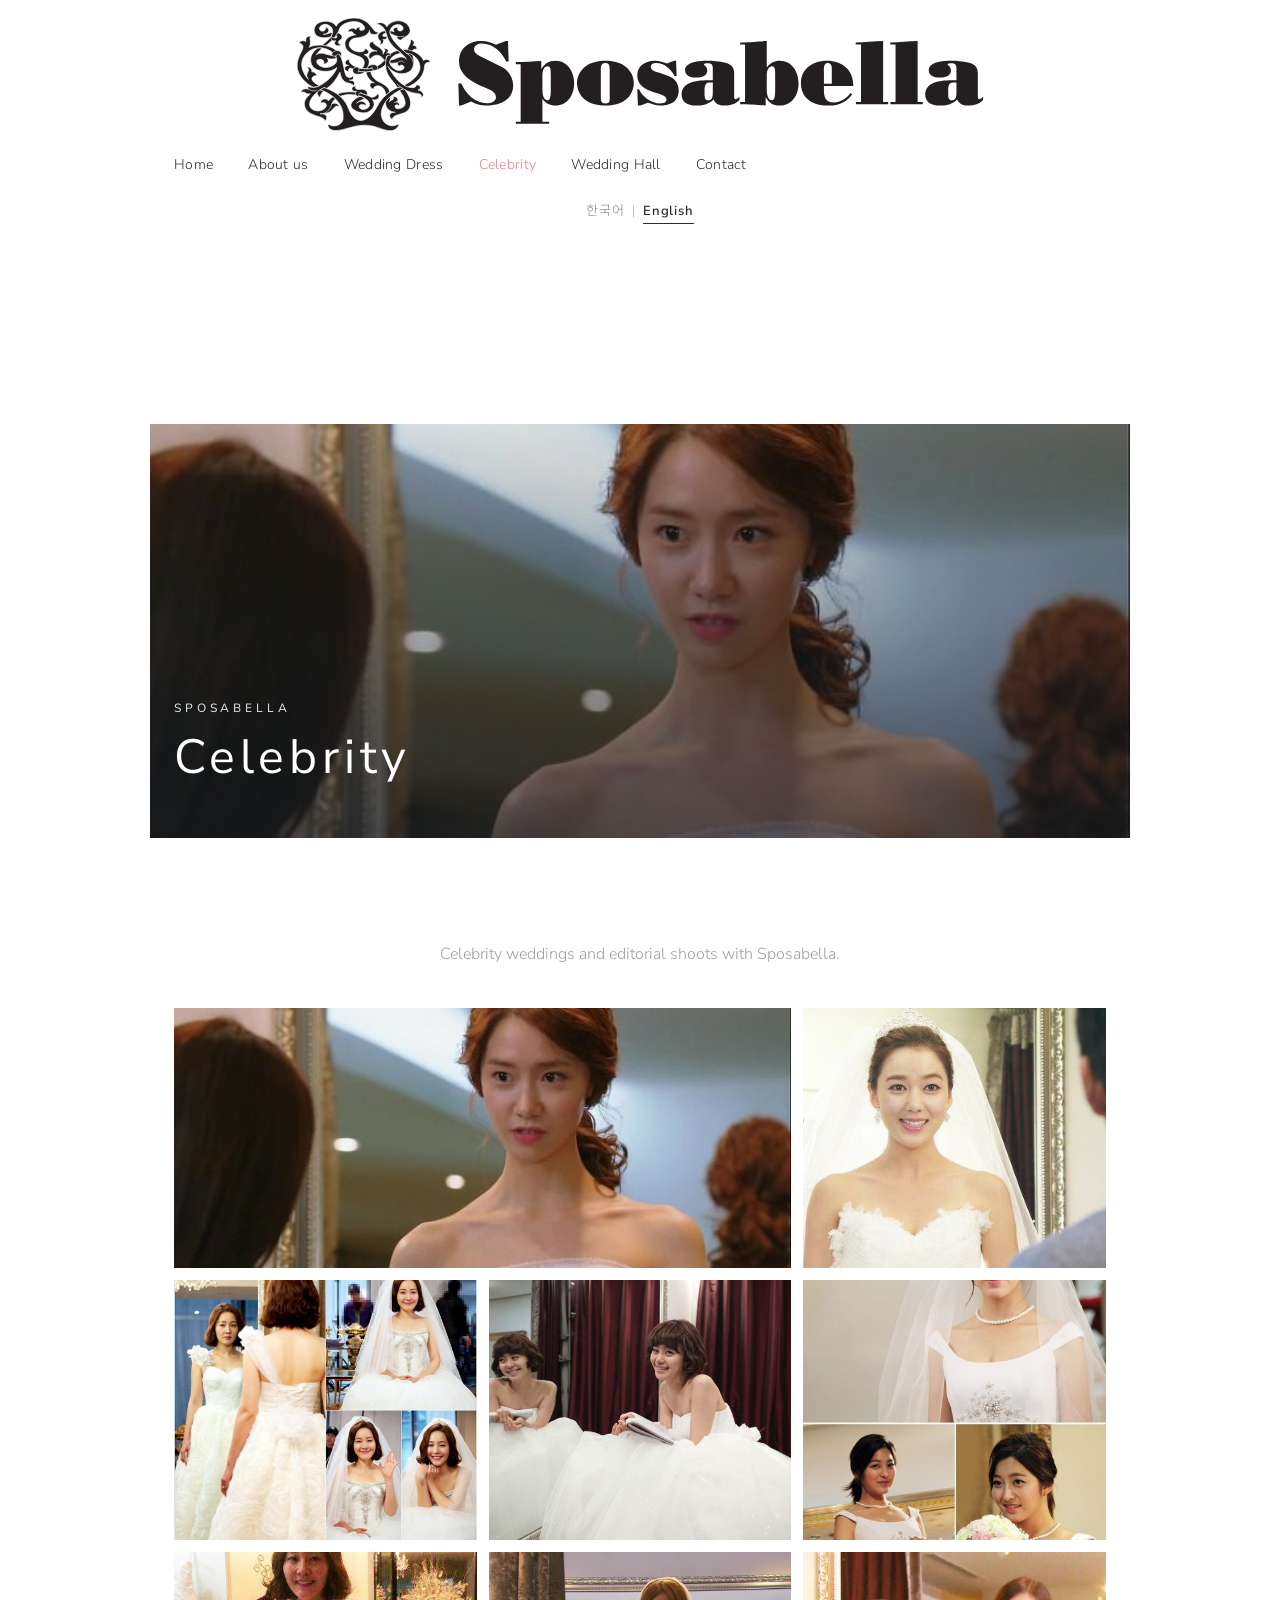
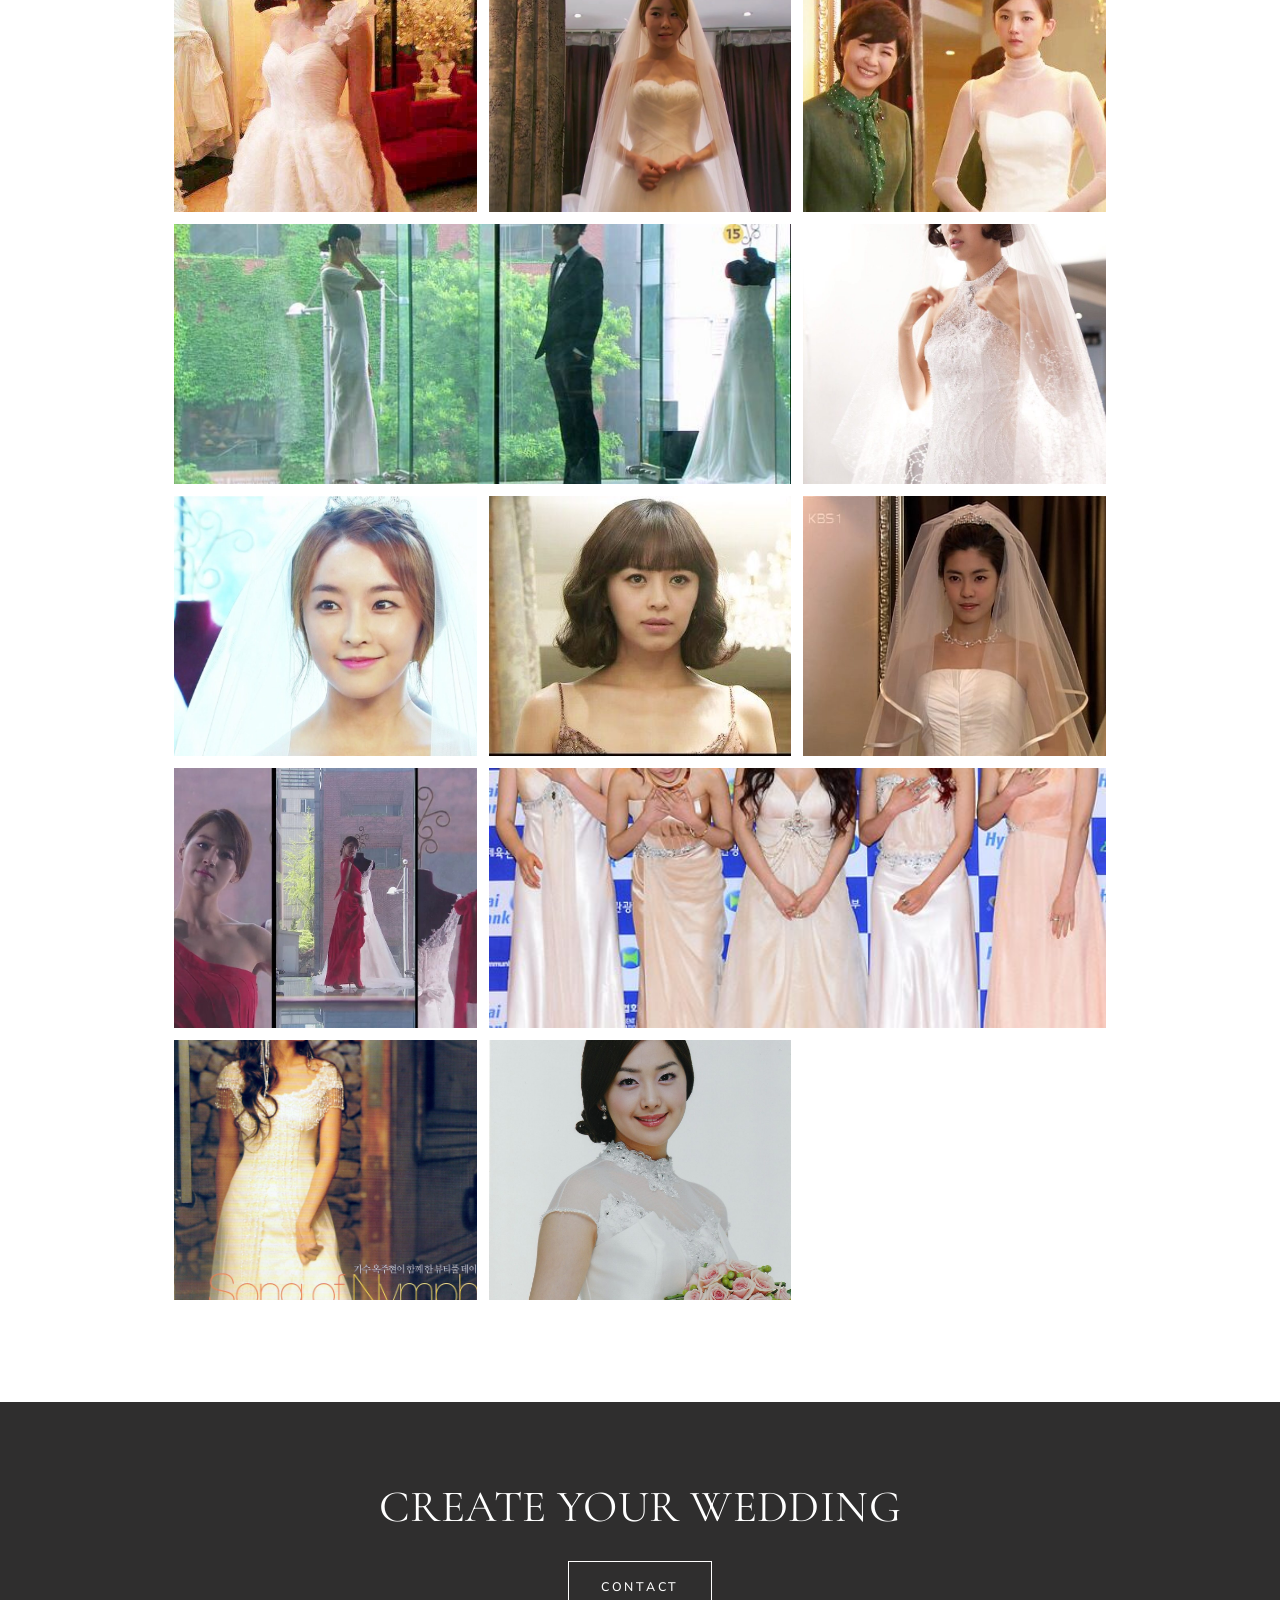
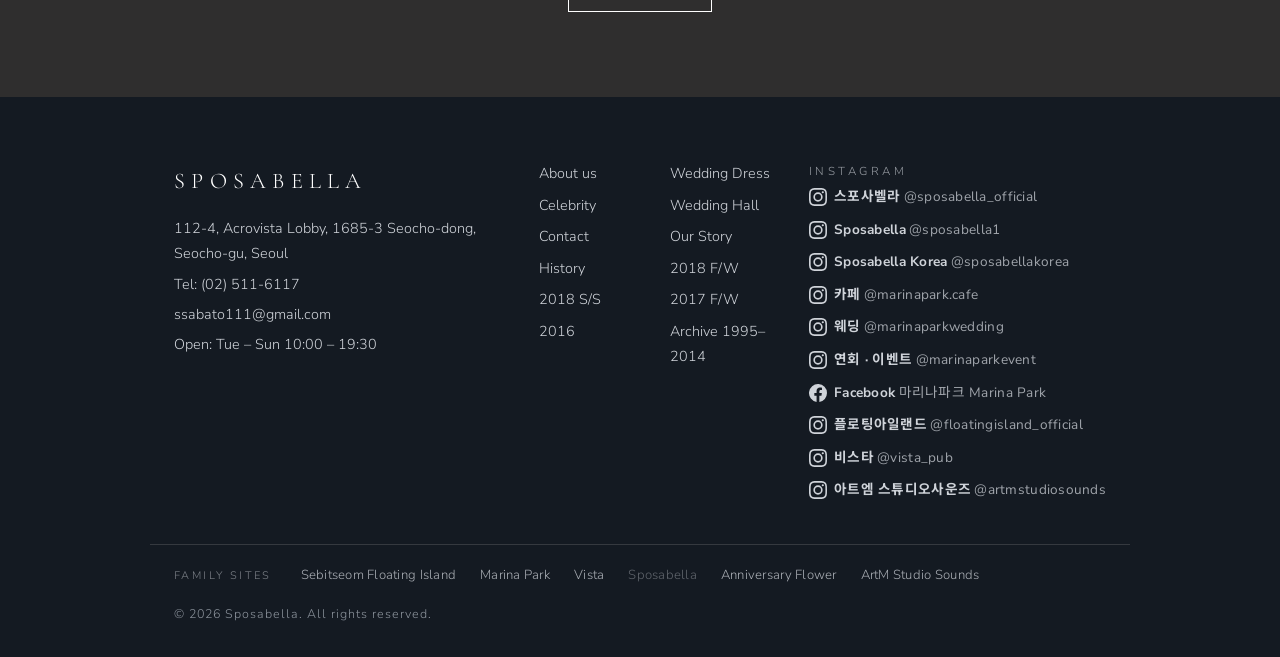
<file: celebrity-en.html>
<!DOCTYPE html>
<html lang="en">
<head>
<meta charset="utf-8">
<meta name="viewport" content="width=device-width, initial-scale=1">
<title>Celebrity | Sposabella</title>
<meta name="description" content="Sposabella — an international bridal brand since 1995. Wedding dresses, party dresses, concert gowns and bespoke suits. Acrovista, Seocho, Seoul.">
<meta property="og:site_name" content="Sposabella">
<meta property="og:title" content="Celebrity | Sposabella">
<meta property="og:type" content="website">
<meta property="og:image" content="images/2649b2_05fe499776144d0fb7aadeecd679acff.jpeg">
<link rel="icon" href="favicon.svg" type="image/svg+xml">
<link rel="alternate" hreflang="ko" href="celebrity.html">
<link rel="alternate" hreflang="en" href="celebrity-en.html">
<link rel="alternate" hreflang="x-default" href="celebrity.html">
<link rel="preconnect" href="https://fonts.googleapis.com">
<link rel="preconnect" href="https://fonts.gstatic.com" crossorigin>
<link href="https://fonts.googleapis.com/css2?family=Nunito+Sans:wght@200;300;400;600&family=Cormorant+Garamond:ital,wght@0,400;0,500;1,400&family=Noto+Sans+KR:wght@300;400;500;700&display=swap" rel="stylesheet">
<link rel="stylesheet" href="css/style.css?v=9">
</head>
<body class="page-celebrity">
<header class="site-header header-banner">
  <div class="wrap">
    <a class="brand logo-banner" href="index-en.html"><img src="images/sposabella-logo.svg" alt="Sposabella" width="3113" height="581" onerror="this.style.display='none';this.nextElementSibling.style.display='inline'"><span class="brand-main" style="display:none">SPOSABELLA</span></a>
    <button class="nav-toggle" aria-label="Open menu" aria-expanded="false"><span></span><span></span><span></span></button>
    <nav class="site-nav"><ul>
<li class=""><a href="index-en.html">Home</a></li>
<li class="has-sub"><a href="about-en.html">About us</a><ul class="sub"><li><a href="about-en.html#story">Our Story</a></li><li><a href="about-en.html#history">History</a></li></ul></li>
<li class="has-sub"><a href="wedding-dress-en.html">Wedding Dress</a><ul class="sub"><li><a href="wedding-dress-en.html#c2018fw">2018 F/W</a></li><li><a href="wedding-dress-en.html#c2018ss">2018 S/S</a></li><li><a href="wedding-dress-en.html#c2017fw">2017 F/W</a></li><li><a href="wedding-dress-en.html#c2016">2016</a></li><li><a href="wedding-dress-en.html#archive">Archive 1995–2014</a></li></ul></li>
<li class="active"><a href="celebrity-en.html">Celebrity</a></li>
<li class=""><a href="wedding-hall-en.html">Wedding Hall</a></li>
<li class=""><a href="contact-en.html">Contact</a></li>
    </ul></nav>
    <div class="lang-switch" aria-label="Language"><a href="celebrity-en.html" lang="ko">한국어</a><span>|</span><a href="celebrity-en.html" class="on" lang="en">English</a></div>
  </div>
</header>

<section class="page-hero" style="background-image:url('images/2649b2_4de446fd8bbf42a6b353e8c318e27521.jpg')">
  <div class="wrap"><p class="eyebrow">Sposabella</p><h1>Celebrity</h1></div>
</section>
<section class="section"><div class="wrap"><p class="center sub">Celebrity weddings and editorial shoots with Sposabella.</p><div class="gallery cols-3">
<a class="g-item landscape" href="images/2649b2_4de446fd8bbf42a6b353e8c318e27521.jpg" data-lightbox><img src="images/2649b2_4de446fd8bbf42a6b353e8c318e27521.jpg" loading="lazy" alt=""></a>
<a class="g-item landscape" href="images/2649b2_db2f34e6b1f6411b9ddd71de98ccf362.jpg" data-lightbox><img src="images/2649b2_db2f34e6b1f6411b9ddd71de98ccf362.jpg" loading="lazy" alt=""></a>
<a class="g-item landscape" href="images/2649b2_883a6a7903e344b2b072b98442d54870.jpg" data-lightbox><img src="images/2649b2_883a6a7903e344b2b072b98442d54870.jpg" loading="lazy" alt=""></a>
<a class="g-item landscape" href="images/2649b2_2ef56f5a92744d7dbe1b0d7caf7b9754.jpeg" data-lightbox><img src="images/2649b2_2ef56f5a92744d7dbe1b0d7caf7b9754.jpeg" loading="lazy" alt=""></a>
<a class="g-item landscape" href="images/2649b2_ad621a4b78a64e8bae826a5e6f0334ed.jpg" data-lightbox><img src="images/2649b2_ad621a4b78a64e8bae826a5e6f0334ed.jpg" loading="lazy" alt=""></a>
<a class="g-item landscape" href="images/2649b2_7d1cc2803a054adaa58a262a1be88368.jpg" data-lightbox><img src="images/2649b2_7d1cc2803a054adaa58a262a1be88368.jpg" loading="lazy" alt=""></a>
<a class="g-item landscape" href="images/2649b2_960a4342b51147b8ab06a4b02b0caf7d.jpg" data-lightbox><img src="images/2649b2_960a4342b51147b8ab06a4b02b0caf7d.jpg" loading="lazy" alt=""></a>
<a class="g-item landscape" href="images/2649b2_da9a0c6935d4474dba6bddf567c34f8f.jpg" data-lightbox><img src="images/2649b2_da9a0c6935d4474dba6bddf567c34f8f.jpg" loading="lazy" alt=""></a>
<a class="g-item landscape" href="images/2649b2_81b67d101e9343f8927852f22c639331.jpg" data-lightbox><img src="images/2649b2_81b67d101e9343f8927852f22c639331.jpg" loading="lazy" alt=""></a>
<a class="g-item landscape" href="images/2649b2_a49ec3a0d7e84af29a5cb0f146d43787.jpg" data-lightbox><img src="images/2649b2_a49ec3a0d7e84af29a5cb0f146d43787.jpg" loading="lazy" alt=""></a>
<a class="g-item landscape" href="images/2649b2_22b56393530c4c6aae39d58f0babe5b1.jpg" data-lightbox><img src="images/2649b2_22b56393530c4c6aae39d58f0babe5b1.jpg" loading="lazy" alt=""></a>
<a class="g-item landscape" href="images/2649b2_1fef903fbb2d436f9583cc6973595418.jpg" data-lightbox><img src="images/2649b2_1fef903fbb2d436f9583cc6973595418.jpg" loading="lazy" alt=""></a>
<a class="g-item landscape" href="images/2649b2_b67705c522e74eb0929cdb1f22fb84c9.jpg" data-lightbox><img src="images/2649b2_b67705c522e74eb0929cdb1f22fb84c9.jpg" loading="lazy" alt=""></a>
<a class="g-item landscape" href="images/2649b2_49780f2ca91f4d5ea6fcf597556343e2.jpg" data-lightbox><img src="images/2649b2_49780f2ca91f4d5ea6fcf597556343e2.jpg" loading="lazy" alt=""></a>
<a class="g-item landscape" href="images/2649b2_a966e391ad2a466ba6e45172b2d67517.jpg" data-lightbox><img src="images/2649b2_a966e391ad2a466ba6e45172b2d67517.jpg" loading="lazy" alt=""></a>
<a class="g-item landscape" href="images/2649b2_eabb106351ac4ccbabd44a6054391658.jpg" data-lightbox><img src="images/2649b2_eabb106351ac4ccbabd44a6054391658.jpg" loading="lazy" alt=""></a>
<a class="g-item landscape" href="images/2649b2_24012a4f1b80464f9a563612439e459c.jpg" data-lightbox><img src="images/2649b2_24012a4f1b80464f9a563612439e459c.jpg" loading="lazy" alt=""></a>
</div></div></section>
<section class="section cta-band"><div class="wrap center"><h2>Create your wedding</h2><a class="btn btn-light" href="contact-en.html">Contact</a></div></section>

<footer class="site-footer">
  <div class="wrap footer-grid">
    <div class="f-col">
      <div class="f-brand">SPOSABELLA</div>
      <p>112-4, Acrovista Lobby, 1685-3 Seocho-dong, Seocho-gu, Seoul</p>
      <p>Tel: <a href="tel:025116117">(02) 511-6117</a></p>
      <p><a href="mailto:ssabato111@gmail.com">ssabato111@gmail.com</a></p>
      <p>Open: Tue – Sun 10:00 – 19:30</p>
    </div>
    <div class="f-col f-links"><a href="about-en.html">About us</a><a href="wedding-dress-en.html">Wedding Dress</a><a href="celebrity-en.html">Celebrity</a><a href="wedding-hall-en.html">Wedding Hall</a><a href="contact-en.html">Contact</a><a href="about-en.html#story">Our Story</a><a href="about-en.html#history">History</a><a href="wedding-dress-en.html#c2018fw">2018 F/W</a><a href="wedding-dress-en.html#c2018ss">2018 S/S</a><a href="wedding-dress-en.html#c2017fw">2017 F/W</a><a href="wedding-dress-en.html#c2016">2016</a><a href="wedding-dress-en.html#archive">Archive 1995–2014</a></div>
    <div class="f-col"><p class="f-social-title">Instagram</p><div class="f-social f-social-list"><a href="https://www.instagram.com/sposabella_official" target="_blank" rel="noopener" aria-label="인스타그램 스포사벨라 공식"><svg viewBox="0 0 24 24"><path d="M12 2.2c3.2 0 3.6 0 4.9.1 3.3.1 4.8 1.7 4.9 4.9.1 1.3.1 1.6.1 4.8s0 3.6-.1 4.8c-.1 3.2-1.7 4.8-4.9 4.9-1.3.1-1.6.1-4.9.1s-3.6 0-4.8-.1c-3.3-.1-4.8-1.7-4.9-4.9C2.2 15.6 2.2 15.2 2.2 12s0-3.6.1-4.8C2.4 3.9 4 2.4 7.2 2.3c1.2-.1 1.6-.1 4.8-.1zM12 0C8.7 0 8.3 0 7.1.1 2.7.3.3 2.7.1 7.1 0 8.3 0 8.7 0 12s0 3.7.1 4.9c.2 4.4 2.6 6.8 7 7 1.2.1 1.6.1 4.9.1s3.7 0 4.9-.1c4.4-.2 6.8-2.6 7-7 .1-1.2.1-1.6.1-4.9s0-3.7-.1-4.9c-.2-4.4-2.6-6.8-7-7C15.7 0 15.3 0 12 0zm0 5.8a6.2 6.2 0 1 0 0 12.4 6.2 6.2 0 0 0 0-12.4zM12 16a4 4 0 1 1 0-8 4 4 0 0 1 0 8zm6.4-11.8a1.4 1.4 0 1 0 0 2.9 1.4 1.4 0 0 0 0-2.9z"/></svg><span class="s-label"><b>스포사벨라</b> <span class="s-handle">@sposabella_official</span></span></a><a href="https://www.instagram.com/sposabella1" target="_blank" rel="noopener" aria-label="인스타그램 Sposabella official"><svg viewBox="0 0 24 24"><path d="M12 2.2c3.2 0 3.6 0 4.9.1 3.3.1 4.8 1.7 4.9 4.9.1 1.3.1 1.6.1 4.8s0 3.6-.1 4.8c-.1 3.2-1.7 4.8-4.9 4.9-1.3.1-1.6.1-4.9.1s-3.6 0-4.8-.1c-3.3-.1-4.8-1.7-4.9-4.9C2.2 15.6 2.2 15.2 2.2 12s0-3.6.1-4.8C2.4 3.9 4 2.4 7.2 2.3c1.2-.1 1.6-.1 4.8-.1zM12 0C8.7 0 8.3 0 7.1.1 2.7.3.3 2.7.1 7.1 0 8.3 0 8.7 0 12s0 3.7.1 4.9c.2 4.4 2.6 6.8 7 7 1.2.1 1.6.1 4.9.1s3.7 0 4.9-.1c4.4-.2 6.8-2.6 7-7 .1-1.2.1-1.6.1-4.9s0-3.7-.1-4.9c-.2-4.4-2.6-6.8-7-7C15.7 0 15.3 0 12 0zm0 5.8a6.2 6.2 0 1 0 0 12.4 6.2 6.2 0 0 0 0-12.4zM12 16a4 4 0 1 1 0-8 4 4 0 0 1 0 8zm6.4-11.8a1.4 1.4 0 1 0 0 2.9 1.4 1.4 0 0 0 0-2.9z"/></svg><span class="s-label"><b>Sposabella</b> <span class="s-handle">@sposabella1</span></span></a><a href="https://www.instagram.com/sposabellakorea" target="_blank" rel="noopener" aria-label="인스타그램 Sposabella Korea"><svg viewBox="0 0 24 24"><path d="M12 2.2c3.2 0 3.6 0 4.9.1 3.3.1 4.8 1.7 4.9 4.9.1 1.3.1 1.6.1 4.8s0 3.6-.1 4.8c-.1 3.2-1.7 4.8-4.9 4.9-1.3.1-1.6.1-4.9.1s-3.6 0-4.8-.1c-3.3-.1-4.8-1.7-4.9-4.9C2.2 15.6 2.2 15.2 2.2 12s0-3.6.1-4.8C2.4 3.9 4 2.4 7.2 2.3c1.2-.1 1.6-.1 4.8-.1zM12 0C8.7 0 8.3 0 7.1.1 2.7.3.3 2.7.1 7.1 0 8.3 0 8.7 0 12s0 3.7.1 4.9c.2 4.4 2.6 6.8 7 7 1.2.1 1.6.1 4.9.1s3.7 0 4.9-.1c4.4-.2 6.8-2.6 7-7 .1-1.2.1-1.6.1-4.9s0-3.7-.1-4.9c-.2-4.4-2.6-6.8-7-7C15.7 0 15.3 0 12 0zm0 5.8a6.2 6.2 0 1 0 0 12.4 6.2 6.2 0 0 0 0-12.4zM12 16a4 4 0 1 1 0-8 4 4 0 0 1 0 8zm6.4-11.8a1.4 1.4 0 1 0 0 2.9 1.4 1.4 0 0 0 0-2.9z"/></svg><span class="s-label"><b>Sposabella Korea</b> <span class="s-handle">@sposabellakorea</span></span></a><a href="https://www.instagram.com/marinapark.cafe" target="_blank" rel="noopener" aria-label="인스타그램 마리나파크 카페"><svg viewBox="0 0 24 24"><path d="M12 2.2c3.2 0 3.6 0 4.9.1 3.3.1 4.8 1.7 4.9 4.9.1 1.3.1 1.6.1 4.8s0 3.6-.1 4.8c-.1 3.2-1.7 4.8-4.9 4.9-1.3.1-1.6.1-4.9.1s-3.6 0-4.8-.1c-3.3-.1-4.8-1.7-4.9-4.9C2.2 15.6 2.2 15.2 2.2 12s0-3.6.1-4.8C2.4 3.9 4 2.4 7.2 2.3c1.2-.1 1.6-.1 4.8-.1zM12 0C8.7 0 8.3 0 7.1.1 2.7.3.3 2.7.1 7.1 0 8.3 0 8.7 0 12s0 3.7.1 4.9c.2 4.4 2.6 6.8 7 7 1.2.1 1.6.1 4.9.1s3.7 0 4.9-.1c4.4-.2 6.8-2.6 7-7 .1-1.2.1-1.6.1-4.9s0-3.7-.1-4.9c-.2-4.4-2.6-6.8-7-7C15.7 0 15.3 0 12 0zm0 5.8a6.2 6.2 0 1 0 0 12.4 6.2 6.2 0 0 0 0-12.4zM12 16a4 4 0 1 1 0-8 4 4 0 0 1 0 8zm6.4-11.8a1.4 1.4 0 1 0 0 2.9 1.4 1.4 0 0 0 0-2.9z"/></svg><span class="s-label"><b>카페</b> <span class="s-handle">@marinapark.cafe</span></span></a><a href="https://www.instagram.com/marinaparkwedding" target="_blank" rel="noopener" aria-label="인스타그램 마리나파크 웨딩"><svg viewBox="0 0 24 24"><path d="M12 2.2c3.2 0 3.6 0 4.9.1 3.3.1 4.8 1.7 4.9 4.9.1 1.3.1 1.6.1 4.8s0 3.6-.1 4.8c-.1 3.2-1.7 4.8-4.9 4.9-1.3.1-1.6.1-4.9.1s-3.6 0-4.8-.1c-3.3-.1-4.8-1.7-4.9-4.9C2.2 15.6 2.2 15.2 2.2 12s0-3.6.1-4.8C2.4 3.9 4 2.4 7.2 2.3c1.2-.1 1.6-.1 4.8-.1zM12 0C8.7 0 8.3 0 7.1.1 2.7.3.3 2.7.1 7.1 0 8.3 0 8.7 0 12s0 3.7.1 4.9c.2 4.4 2.6 6.8 7 7 1.2.1 1.6.1 4.9.1s3.7 0 4.9-.1c4.4-.2 6.8-2.6 7-7 .1-1.2.1-1.6.1-4.9s0-3.7-.1-4.9c-.2-4.4-2.6-6.8-7-7C15.7 0 15.3 0 12 0zm0 5.8a6.2 6.2 0 1 0 0 12.4 6.2 6.2 0 0 0 0-12.4zM12 16a4 4 0 1 1 0-8 4 4 0 0 1 0 8zm6.4-11.8a1.4 1.4 0 1 0 0 2.9 1.4 1.4 0 0 0 0-2.9z"/></svg><span class="s-label"><b>웨딩</b> <span class="s-handle">@marinaparkwedding</span></span></a><a href="https://www.instagram.com/marinaparkevent" target="_blank" rel="noopener" aria-label="인스타그램 마리나파크 이벤트"><svg viewBox="0 0 24 24"><path d="M12 2.2c3.2 0 3.6 0 4.9.1 3.3.1 4.8 1.7 4.9 4.9.1 1.3.1 1.6.1 4.8s0 3.6-.1 4.8c-.1 3.2-1.7 4.8-4.9 4.9-1.3.1-1.6.1-4.9.1s-3.6 0-4.8-.1c-3.3-.1-4.8-1.7-4.9-4.9C2.2 15.6 2.2 15.2 2.2 12s0-3.6.1-4.8C2.4 3.9 4 2.4 7.2 2.3c1.2-.1 1.6-.1 4.8-.1zM12 0C8.7 0 8.3 0 7.1.1 2.7.3.3 2.7.1 7.1 0 8.3 0 8.7 0 12s0 3.7.1 4.9c.2 4.4 2.6 6.8 7 7 1.2.1 1.6.1 4.9.1s3.7 0 4.9-.1c4.4-.2 6.8-2.6 7-7 .1-1.2.1-1.6.1-4.9s0-3.7-.1-4.9c-.2-4.4-2.6-6.8-7-7C15.7 0 15.3 0 12 0zm0 5.8a6.2 6.2 0 1 0 0 12.4 6.2 6.2 0 0 0 0-12.4zM12 16a4 4 0 1 1 0-8 4 4 0 0 1 0 8zm6.4-11.8a1.4 1.4 0 1 0 0 2.9 1.4 1.4 0 0 0 0-2.9z"/></svg><span class="s-label"><b>연회 · 이벤트</b> <span class="s-handle">@marinaparkevent</span></span></a><a href="https://www.facebook.com/marinaparkseoul" target="_blank" rel="noopener" aria-label="Facebook"><svg viewBox="0 0 24 24"><path d="M24 12a12 12 0 1 0-13.9 11.9v-8.4H7.1V12h3V9.4c0-3 1.8-4.7 4.5-4.7 1.3 0 2.7.2 2.7.2v3h-1.5c-1.5 0-2 .9-2 1.9V12h3.3l-.5 3.5h-2.8v8.4A12 12 0 0 0 24 12z"/></svg><span class="s-label"><b>Facebook</b> <span class="s-handle">마리나파크 Marina Park</span></span></a><a href="https://www.instagram.com/floatingisland_official" target="_blank" rel="noopener" aria-label="인스타그램 세빛섬 플로팅아일랜드"><svg viewBox="0 0 24 24"><path d="M12 2.2c3.2 0 3.6 0 4.9.1 3.3.1 4.8 1.7 4.9 4.9.1 1.3.1 1.6.1 4.8s0 3.6-.1 4.8c-.1 3.2-1.7 4.8-4.9 4.9-1.3.1-1.6.1-4.9.1s-3.6 0-4.8-.1c-3.3-.1-4.8-1.7-4.9-4.9C2.2 15.6 2.2 15.2 2.2 12s0-3.6.1-4.8C2.4 3.9 4 2.4 7.2 2.3c1.2-.1 1.6-.1 4.8-.1zM12 0C8.7 0 8.3 0 7.1.1 2.7.3.3 2.7.1 7.1 0 8.3 0 8.7 0 12s0 3.7.1 4.9c.2 4.4 2.6 6.8 7 7 1.2.1 1.6.1 4.9.1s3.7 0 4.9-.1c4.4-.2 6.8-2.6 7-7 .1-1.2.1-1.6.1-4.9s0-3.7-.1-4.9c-.2-4.4-2.6-6.8-7-7C15.7 0 15.3 0 12 0zm0 5.8a6.2 6.2 0 1 0 0 12.4 6.2 6.2 0 0 0 0-12.4zM12 16a4 4 0 1 1 0-8 4 4 0 0 1 0 8zm6.4-11.8a1.4 1.4 0 1 0 0 2.9 1.4 1.4 0 0 0 0-2.9z"/></svg><span class="s-label"><b>플로팅아일랜드</b> <span class="s-handle">@floatingisland_official</span></span></a><a href="https://www.instagram.com/vista_pub" target="_blank" rel="noopener" aria-label="인스타그램 비스타"><svg viewBox="0 0 24 24"><path d="M12 2.2c3.2 0 3.6 0 4.9.1 3.3.1 4.8 1.7 4.9 4.9.1 1.3.1 1.6.1 4.8s0 3.6-.1 4.8c-.1 3.2-1.7 4.8-4.9 4.9-1.3.1-1.6.1-4.9.1s-3.6 0-4.8-.1c-3.3-.1-4.8-1.7-4.9-4.9C2.2 15.6 2.2 15.2 2.2 12s0-3.6.1-4.8C2.4 3.9 4 2.4 7.2 2.3c1.2-.1 1.6-.1 4.8-.1zM12 0C8.7 0 8.3 0 7.1.1 2.7.3.3 2.7.1 7.1 0 8.3 0 8.7 0 12s0 3.7.1 4.9c.2 4.4 2.6 6.8 7 7 1.2.1 1.6.1 4.9.1s3.7 0 4.9-.1c4.4-.2 6.8-2.6 7-7 .1-1.2.1-1.6.1-4.9s0-3.7-.1-4.9c-.2-4.4-2.6-6.8-7-7C15.7 0 15.3 0 12 0zm0 5.8a6.2 6.2 0 1 0 0 12.4 6.2 6.2 0 0 0 0-12.4zM12 16a4 4 0 1 1 0-8 4 4 0 0 1 0 8zm6.4-11.8a1.4 1.4 0 1 0 0 2.9 1.4 1.4 0 0 0 0-2.9z"/></svg><span class="s-label"><b>비스타</b> <span class="s-handle">@vista_pub</span></span></a><a href="https://www.instagram.com/artmstudiosounds" target="_blank" rel="noopener" aria-label="인스타그램 아트엠 스튜디오사운즈"><svg viewBox="0 0 24 24"><path d="M12 2.2c3.2 0 3.6 0 4.9.1 3.3.1 4.8 1.7 4.9 4.9.1 1.3.1 1.6.1 4.8s0 3.6-.1 4.8c-.1 3.2-1.7 4.8-4.9 4.9-1.3.1-1.6.1-4.9.1s-3.6 0-4.8-.1c-3.3-.1-4.8-1.7-4.9-4.9C2.2 15.6 2.2 15.2 2.2 12s0-3.6.1-4.8C2.4 3.9 4 2.4 7.2 2.3c1.2-.1 1.6-.1 4.8-.1zM12 0C8.7 0 8.3 0 7.1.1 2.7.3.3 2.7.1 7.1 0 8.3 0 8.7 0 12s0 3.7.1 4.9c.2 4.4 2.6 6.8 7 7 1.2.1 1.6.1 4.9.1s3.7 0 4.9-.1c4.4-.2 6.8-2.6 7-7 .1-1.2.1-1.6.1-4.9s0-3.7-.1-4.9c-.2-4.4-2.6-6.8-7-7C15.7 0 15.3 0 12 0zm0 5.8a6.2 6.2 0 1 0 0 12.4 6.2 6.2 0 0 0 0-12.4zM12 16a4 4 0 1 1 0-8 4 4 0 0 1 0 8zm6.4-11.8a1.4 1.4 0 1 0 0 2.9 1.4 1.4 0 0 0 0-2.9z"/></svg><span class="s-label"><b>아트엠 스튜디오사운즈</b> <span class="s-handle">@artmstudiosounds</span></span></a></div></div>
  </div>
  <div class="wrap family-sites"><span class="fs-label">Family Sites</span><a href="https://floatingisland.co.kr" target="_blank" rel="noopener">Sebitseom Floating Island</a> <a href="https://marinapark.co.kr" target="_blank" rel="noopener">Marina Park</a> <a href="https://vistapub.co.kr" target="_blank" rel="noopener">Vista</a> <span class="current">Sposabella</span> <a href="https://anniversaryflower.co.kr" target="_blank" rel="noopener">Anniversary Flower</a> <a href="https://artmstudiosounds.com" target="_blank" rel="noopener">ArtM Studio Sounds</a></div>
  <div class="wrap copyright">© 2026 Sposabella. All rights reserved.</div>
</footer>
<div class="lightbox" id="lightbox" hidden><button class="lb-close" aria-label="닫기">&times;</button><button class="lb-prev" aria-label="이전">&#8249;</button><img alt=""><button class="lb-next" aria-label="다음">&#8250;</button></div>
<script src="js/main.js"></script>
</body>
</html>
</file>
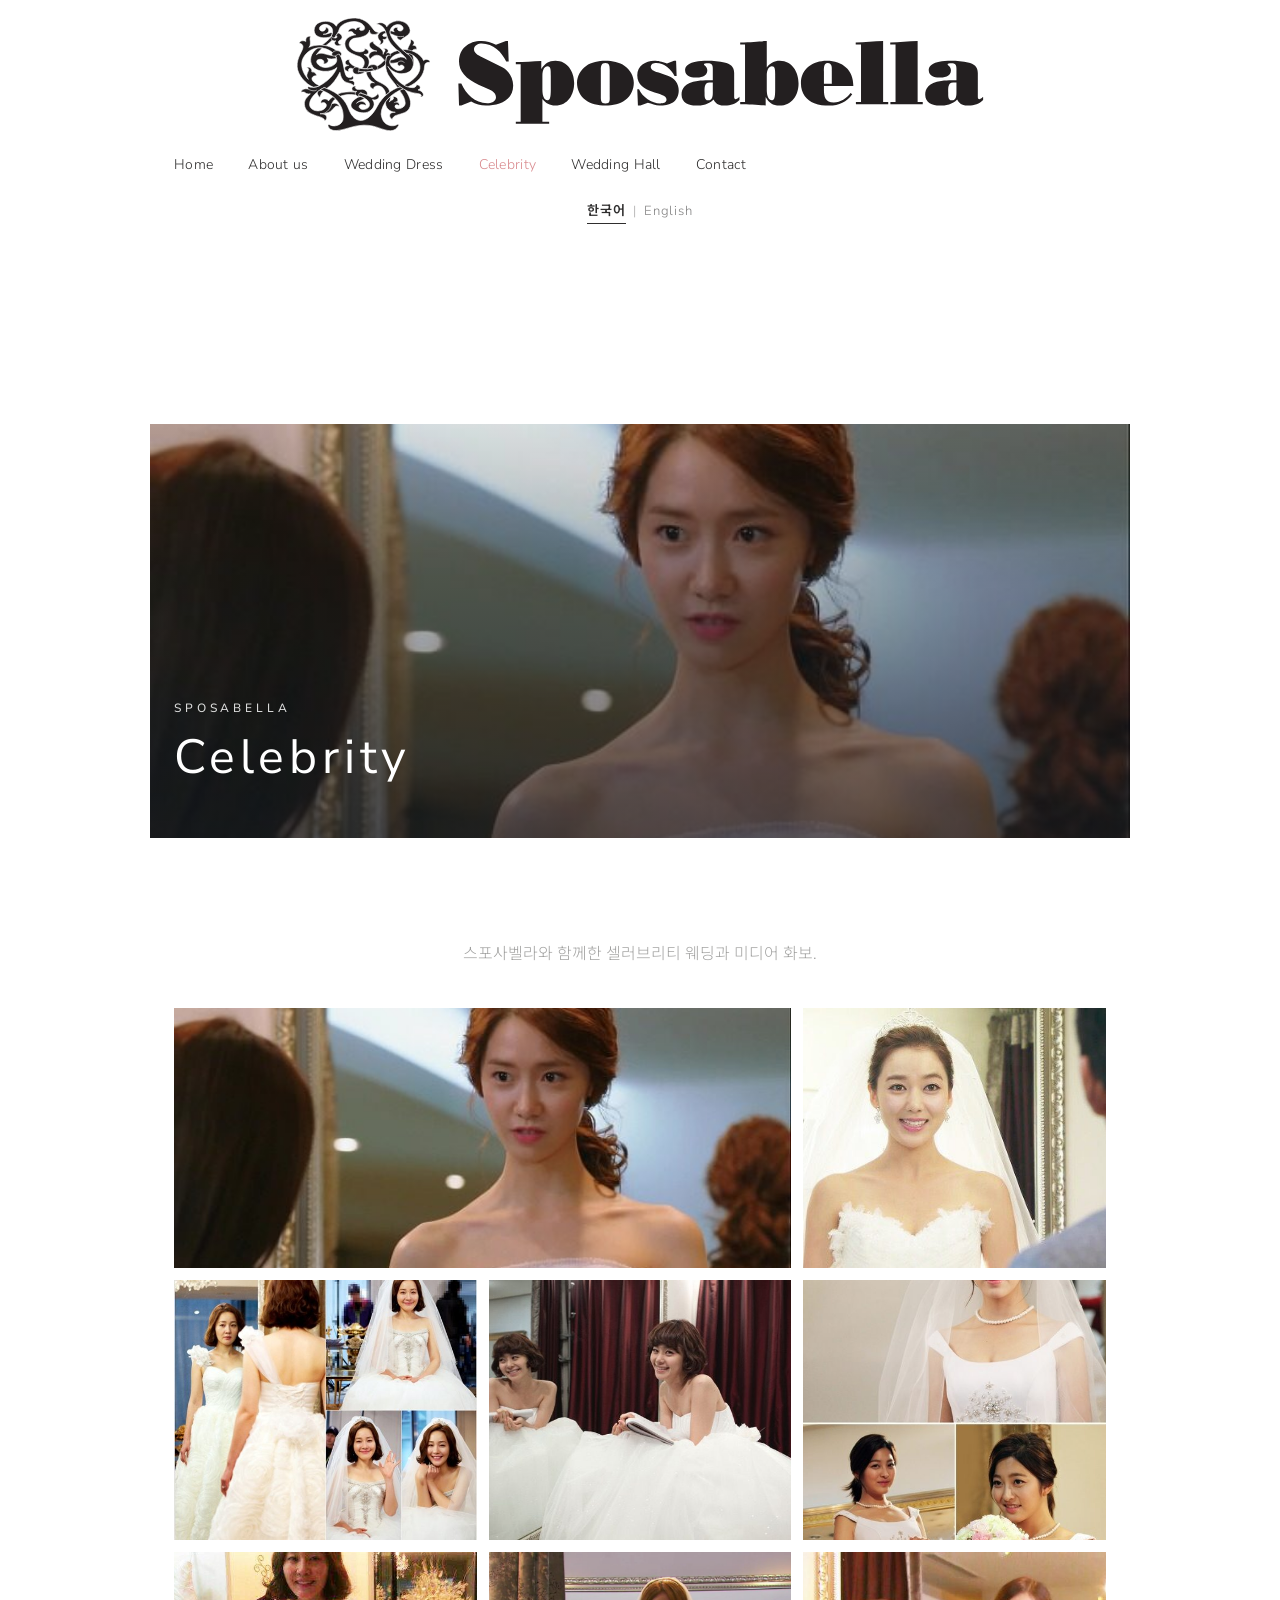
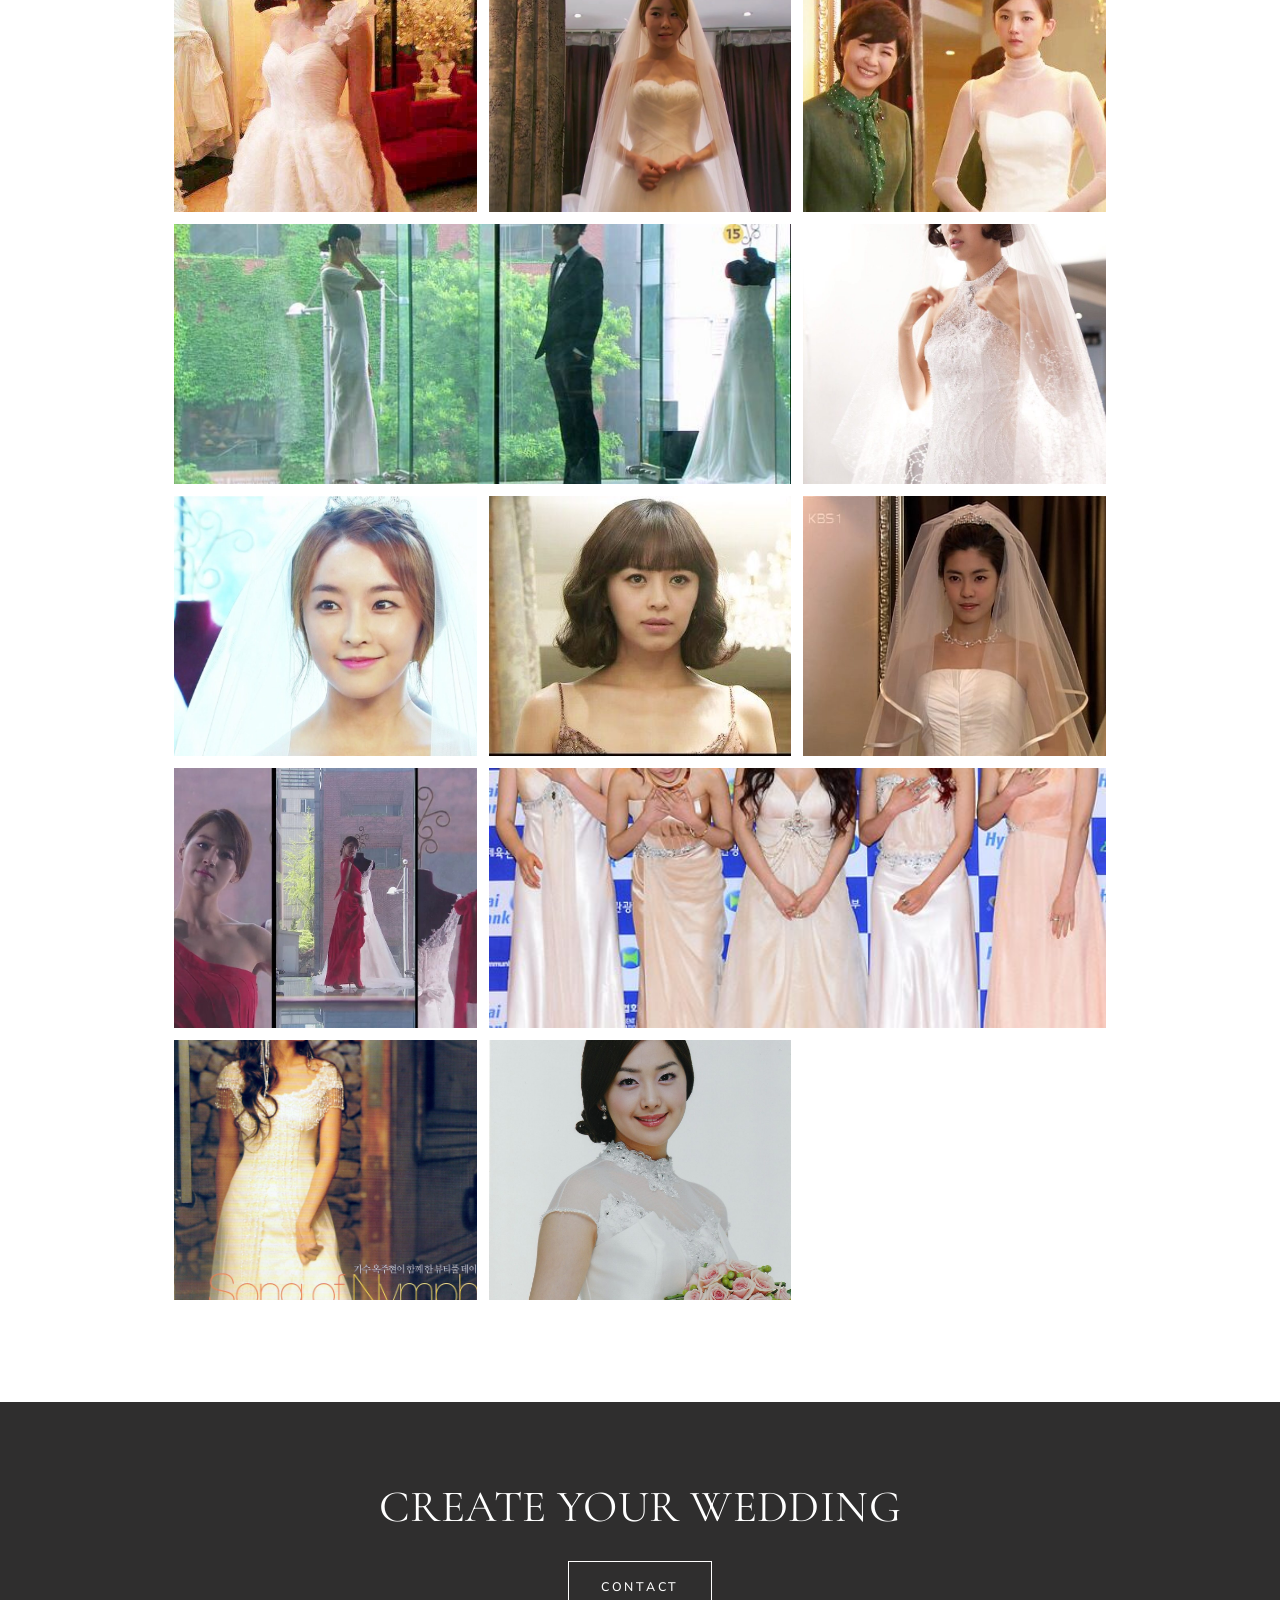
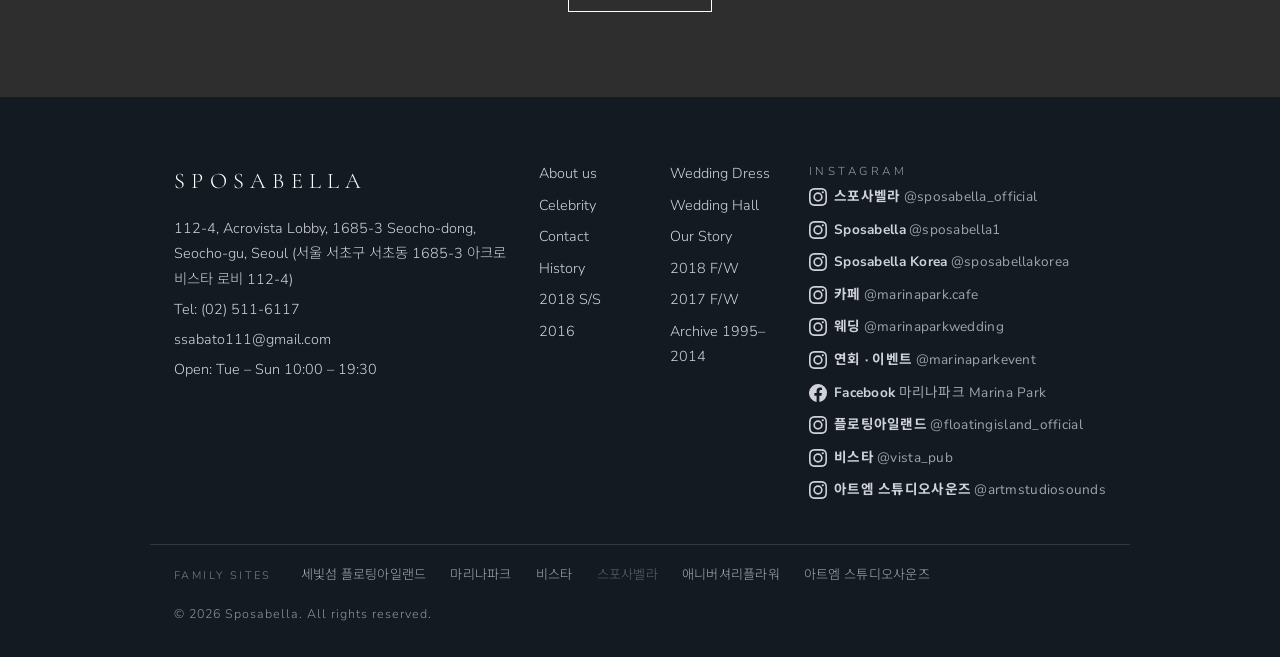
<file: celebrity.html>
<!DOCTYPE html>
<html lang="ko">
<head>
<meta charset="utf-8">
<meta name="viewport" content="width=device-width, initial-scale=1">
<title>Celebrity | Sposabella</title>
<meta name="description" content="스포사벨라 — 1995년부터 이어온 인터내셔널 브라이덜 브랜드. 웨딩드레스, 파티드레스, 연주복, 맞춤정장. 서울 서초 아크로비스타.">
<meta property="og:site_name" content="Sposabella">
<meta property="og:title" content="Celebrity | Sposabella">
<meta property="og:type" content="website">
<meta property="og:image" content="images/2649b2_05fe499776144d0fb7aadeecd679acff.jpeg">
<link rel="icon" href="favicon.svg" type="image/svg+xml">
<link rel="alternate" hreflang="ko" href="celebrity.html">
<link rel="alternate" hreflang="en" href="celebrity-en.html">
<link rel="alternate" hreflang="x-default" href="celebrity.html">
<link rel="preconnect" href="https://fonts.googleapis.com">
<link rel="preconnect" href="https://fonts.gstatic.com" crossorigin>
<link href="https://fonts.googleapis.com/css2?family=Nunito+Sans:wght@200;300;400;600&family=Cormorant+Garamond:ital,wght@0,400;0,500;1,400&family=Noto+Sans+KR:wght@300;400;500;700&display=swap" rel="stylesheet">
<link rel="stylesheet" href="css/style.css?v=9">
</head>
<body class="page-celebrity">
<header class="site-header header-banner">
  <div class="wrap">
    <a class="brand logo-banner" href="index.html"><img src="images/sposabella-logo.svg" alt="Sposabella" width="3113" height="581" onerror="this.style.display='none';this.nextElementSibling.style.display='inline'"><span class="brand-main" style="display:none">SPOSABELLA</span></a>
    <button class="nav-toggle" aria-label="메뉴 열기" aria-expanded="false"><span></span><span></span><span></span></button>
    <nav class="site-nav"><ul>
<li class=""><a href="index.html">Home</a></li>
<li class="has-sub"><a href="about.html">About us</a><ul class="sub"><li><a href="about.html#story">Our Story</a></li><li><a href="about.html#history">History</a></li></ul></li>
<li class="has-sub"><a href="wedding-dress.html">Wedding Dress</a><ul class="sub"><li><a href="wedding-dress.html#c2018fw">2018 F/W</a></li><li><a href="wedding-dress.html#c2018ss">2018 S/S</a></li><li><a href="wedding-dress.html#c2017fw">2017 F/W</a></li><li><a href="wedding-dress.html#c2016">2016</a></li><li><a href="wedding-dress.html#archive">Archive 1995–2014</a></li></ul></li>
<li class="active"><a href="celebrity.html">Celebrity</a></li>
<li class=""><a href="wedding-hall.html">Wedding Hall</a></li>
<li class=""><a href="contact.html">Contact</a></li>
    </ul></nav>
    <div class="lang-switch" aria-label="Language"><a href="celebrity.html" class="on" lang="ko">한국어</a><span>|</span><a href="celebrity-en.html" lang="en">English</a></div>
  </div>
</header>

<section class="page-hero" style="background-image:url('images/2649b2_4de446fd8bbf42a6b353e8c318e27521.jpg')">
  <div class="wrap"><p class="eyebrow">Sposabella</p><h1>Celebrity</h1></div>
</section>
<section class="section"><div class="wrap"><p class="center sub">스포사벨라와 함께한 셀러브리티 웨딩과 미디어 화보.</p><div class="gallery cols-3">
<a class="g-item landscape" href="images/2649b2_4de446fd8bbf42a6b353e8c318e27521.jpg" data-lightbox><img src="images/2649b2_4de446fd8bbf42a6b353e8c318e27521.jpg" loading="lazy" alt=""></a>
<a class="g-item landscape" href="images/2649b2_db2f34e6b1f6411b9ddd71de98ccf362.jpg" data-lightbox><img src="images/2649b2_db2f34e6b1f6411b9ddd71de98ccf362.jpg" loading="lazy" alt=""></a>
<a class="g-item landscape" href="images/2649b2_883a6a7903e344b2b072b98442d54870.jpg" data-lightbox><img src="images/2649b2_883a6a7903e344b2b072b98442d54870.jpg" loading="lazy" alt=""></a>
<a class="g-item landscape" href="images/2649b2_2ef56f5a92744d7dbe1b0d7caf7b9754.jpeg" data-lightbox><img src="images/2649b2_2ef56f5a92744d7dbe1b0d7caf7b9754.jpeg" loading="lazy" alt=""></a>
<a class="g-item landscape" href="images/2649b2_ad621a4b78a64e8bae826a5e6f0334ed.jpg" data-lightbox><img src="images/2649b2_ad621a4b78a64e8bae826a5e6f0334ed.jpg" loading="lazy" alt=""></a>
<a class="g-item landscape" href="images/2649b2_7d1cc2803a054adaa58a262a1be88368.jpg" data-lightbox><img src="images/2649b2_7d1cc2803a054adaa58a262a1be88368.jpg" loading="lazy" alt=""></a>
<a class="g-item landscape" href="images/2649b2_960a4342b51147b8ab06a4b02b0caf7d.jpg" data-lightbox><img src="images/2649b2_960a4342b51147b8ab06a4b02b0caf7d.jpg" loading="lazy" alt=""></a>
<a class="g-item landscape" href="images/2649b2_da9a0c6935d4474dba6bddf567c34f8f.jpg" data-lightbox><img src="images/2649b2_da9a0c6935d4474dba6bddf567c34f8f.jpg" loading="lazy" alt=""></a>
<a class="g-item landscape" href="images/2649b2_81b67d101e9343f8927852f22c639331.jpg" data-lightbox><img src="images/2649b2_81b67d101e9343f8927852f22c639331.jpg" loading="lazy" alt=""></a>
<a class="g-item landscape" href="images/2649b2_a49ec3a0d7e84af29a5cb0f146d43787.jpg" data-lightbox><img src="images/2649b2_a49ec3a0d7e84af29a5cb0f146d43787.jpg" loading="lazy" alt=""></a>
<a class="g-item landscape" href="images/2649b2_22b56393530c4c6aae39d58f0babe5b1.jpg" data-lightbox><img src="images/2649b2_22b56393530c4c6aae39d58f0babe5b1.jpg" loading="lazy" alt=""></a>
<a class="g-item landscape" href="images/2649b2_1fef903fbb2d436f9583cc6973595418.jpg" data-lightbox><img src="images/2649b2_1fef903fbb2d436f9583cc6973595418.jpg" loading="lazy" alt=""></a>
<a class="g-item landscape" href="images/2649b2_b67705c522e74eb0929cdb1f22fb84c9.jpg" data-lightbox><img src="images/2649b2_b67705c522e74eb0929cdb1f22fb84c9.jpg" loading="lazy" alt=""></a>
<a class="g-item landscape" href="images/2649b2_49780f2ca91f4d5ea6fcf597556343e2.jpg" data-lightbox><img src="images/2649b2_49780f2ca91f4d5ea6fcf597556343e2.jpg" loading="lazy" alt=""></a>
<a class="g-item landscape" href="images/2649b2_a966e391ad2a466ba6e45172b2d67517.jpg" data-lightbox><img src="images/2649b2_a966e391ad2a466ba6e45172b2d67517.jpg" loading="lazy" alt=""></a>
<a class="g-item landscape" href="images/2649b2_eabb106351ac4ccbabd44a6054391658.jpg" data-lightbox><img src="images/2649b2_eabb106351ac4ccbabd44a6054391658.jpg" loading="lazy" alt=""></a>
<a class="g-item landscape" href="images/2649b2_24012a4f1b80464f9a563612439e459c.jpg" data-lightbox><img src="images/2649b2_24012a4f1b80464f9a563612439e459c.jpg" loading="lazy" alt=""></a>
</div></div></section>
<section class="section cta-band"><div class="wrap center"><h2>Create your wedding</h2><a class="btn btn-light" href="contact.html">Contact</a></div></section>

<footer class="site-footer">
  <div class="wrap footer-grid">
    <div class="f-col">
      <div class="f-brand">SPOSABELLA</div>
      <p>112-4, Acrovista Lobby, 1685-3 Seocho-dong, Seocho-gu, Seoul (서울 서초구 서초동 1685-3 아크로비스타 로비 112-4)</p>
      <p>Tel: <a href="tel:025116117">(02) 511-6117</a></p>
      <p><a href="mailto:ssabato111@gmail.com">ssabato111@gmail.com</a></p>
      <p>Open: Tue – Sun 10:00 – 19:30</p>
    </div>
    <div class="f-col f-links"><a href="about.html">About us</a><a href="wedding-dress.html">Wedding Dress</a><a href="celebrity.html">Celebrity</a><a href="wedding-hall.html">Wedding Hall</a><a href="contact.html">Contact</a><a href="about.html#story">Our Story</a><a href="about.html#history">History</a><a href="wedding-dress.html#c2018fw">2018 F/W</a><a href="wedding-dress.html#c2018ss">2018 S/S</a><a href="wedding-dress.html#c2017fw">2017 F/W</a><a href="wedding-dress.html#c2016">2016</a><a href="wedding-dress.html#archive">Archive 1995–2014</a></div>
    <div class="f-col"><p class="f-social-title">Instagram</p><div class="f-social f-social-list"><a href="https://www.instagram.com/sposabella_official" target="_blank" rel="noopener" aria-label="인스타그램 스포사벨라 공식"><svg viewBox="0 0 24 24"><path d="M12 2.2c3.2 0 3.6 0 4.9.1 3.3.1 4.8 1.7 4.9 4.9.1 1.3.1 1.6.1 4.8s0 3.6-.1 4.8c-.1 3.2-1.7 4.8-4.9 4.9-1.3.1-1.6.1-4.9.1s-3.6 0-4.8-.1c-3.3-.1-4.8-1.7-4.9-4.9C2.2 15.6 2.2 15.2 2.2 12s0-3.6.1-4.8C2.4 3.9 4 2.4 7.2 2.3c1.2-.1 1.6-.1 4.8-.1zM12 0C8.7 0 8.3 0 7.1.1 2.7.3.3 2.7.1 7.1 0 8.3 0 8.7 0 12s0 3.7.1 4.9c.2 4.4 2.6 6.8 7 7 1.2.1 1.6.1 4.9.1s3.7 0 4.9-.1c4.4-.2 6.8-2.6 7-7 .1-1.2.1-1.6.1-4.9s0-3.7-.1-4.9c-.2-4.4-2.6-6.8-7-7C15.7 0 15.3 0 12 0zm0 5.8a6.2 6.2 0 1 0 0 12.4 6.2 6.2 0 0 0 0-12.4zM12 16a4 4 0 1 1 0-8 4 4 0 0 1 0 8zm6.4-11.8a1.4 1.4 0 1 0 0 2.9 1.4 1.4 0 0 0 0-2.9z"/></svg><span class="s-label"><b>스포사벨라</b> <span class="s-handle">@sposabella_official</span></span></a><a href="https://www.instagram.com/sposabella1" target="_blank" rel="noopener" aria-label="인스타그램 Sposabella official"><svg viewBox="0 0 24 24"><path d="M12 2.2c3.2 0 3.6 0 4.9.1 3.3.1 4.8 1.7 4.9 4.9.1 1.3.1 1.6.1 4.8s0 3.6-.1 4.8c-.1 3.2-1.7 4.8-4.9 4.9-1.3.1-1.6.1-4.9.1s-3.6 0-4.8-.1c-3.3-.1-4.8-1.7-4.9-4.9C2.2 15.6 2.2 15.2 2.2 12s0-3.6.1-4.8C2.4 3.9 4 2.4 7.2 2.3c1.2-.1 1.6-.1 4.8-.1zM12 0C8.7 0 8.3 0 7.1.1 2.7.3.3 2.7.1 7.1 0 8.3 0 8.7 0 12s0 3.7.1 4.9c.2 4.4 2.6 6.8 7 7 1.2.1 1.6.1 4.9.1s3.7 0 4.9-.1c4.4-.2 6.8-2.6 7-7 .1-1.2.1-1.6.1-4.9s0-3.7-.1-4.9c-.2-4.4-2.6-6.8-7-7C15.7 0 15.3 0 12 0zm0 5.8a6.2 6.2 0 1 0 0 12.4 6.2 6.2 0 0 0 0-12.4zM12 16a4 4 0 1 1 0-8 4 4 0 0 1 0 8zm6.4-11.8a1.4 1.4 0 1 0 0 2.9 1.4 1.4 0 0 0 0-2.9z"/></svg><span class="s-label"><b>Sposabella</b> <span class="s-handle">@sposabella1</span></span></a><a href="https://www.instagram.com/sposabellakorea" target="_blank" rel="noopener" aria-label="인스타그램 Sposabella Korea"><svg viewBox="0 0 24 24"><path d="M12 2.2c3.2 0 3.6 0 4.9.1 3.3.1 4.8 1.7 4.9 4.9.1 1.3.1 1.6.1 4.8s0 3.6-.1 4.8c-.1 3.2-1.7 4.8-4.9 4.9-1.3.1-1.6.1-4.9.1s-3.6 0-4.8-.1c-3.3-.1-4.8-1.7-4.9-4.9C2.2 15.6 2.2 15.2 2.2 12s0-3.6.1-4.8C2.4 3.9 4 2.4 7.2 2.3c1.2-.1 1.6-.1 4.8-.1zM12 0C8.7 0 8.3 0 7.1.1 2.7.3.3 2.7.1 7.1 0 8.3 0 8.7 0 12s0 3.7.1 4.9c.2 4.4 2.6 6.8 7 7 1.2.1 1.6.1 4.9.1s3.7 0 4.9-.1c4.4-.2 6.8-2.6 7-7 .1-1.2.1-1.6.1-4.9s0-3.7-.1-4.9c-.2-4.4-2.6-6.8-7-7C15.7 0 15.3 0 12 0zm0 5.8a6.2 6.2 0 1 0 0 12.4 6.2 6.2 0 0 0 0-12.4zM12 16a4 4 0 1 1 0-8 4 4 0 0 1 0 8zm6.4-11.8a1.4 1.4 0 1 0 0 2.9 1.4 1.4 0 0 0 0-2.9z"/></svg><span class="s-label"><b>Sposabella Korea</b> <span class="s-handle">@sposabellakorea</span></span></a><a href="https://www.instagram.com/marinapark.cafe" target="_blank" rel="noopener" aria-label="인스타그램 마리나파크 카페"><svg viewBox="0 0 24 24"><path d="M12 2.2c3.2 0 3.6 0 4.9.1 3.3.1 4.8 1.7 4.9 4.9.1 1.3.1 1.6.1 4.8s0 3.6-.1 4.8c-.1 3.2-1.7 4.8-4.9 4.9-1.3.1-1.6.1-4.9.1s-3.6 0-4.8-.1c-3.3-.1-4.8-1.7-4.9-4.9C2.2 15.6 2.2 15.2 2.2 12s0-3.6.1-4.8C2.4 3.9 4 2.4 7.2 2.3c1.2-.1 1.6-.1 4.8-.1zM12 0C8.7 0 8.3 0 7.1.1 2.7.3.3 2.7.1 7.1 0 8.3 0 8.7 0 12s0 3.7.1 4.9c.2 4.4 2.6 6.8 7 7 1.2.1 1.6.1 4.9.1s3.7 0 4.9-.1c4.4-.2 6.8-2.6 7-7 .1-1.2.1-1.6.1-4.9s0-3.7-.1-4.9c-.2-4.4-2.6-6.8-7-7C15.7 0 15.3 0 12 0zm0 5.8a6.2 6.2 0 1 0 0 12.4 6.2 6.2 0 0 0 0-12.4zM12 16a4 4 0 1 1 0-8 4 4 0 0 1 0 8zm6.4-11.8a1.4 1.4 0 1 0 0 2.9 1.4 1.4 0 0 0 0-2.9z"/></svg><span class="s-label"><b>카페</b> <span class="s-handle">@marinapark.cafe</span></span></a><a href="https://www.instagram.com/marinaparkwedding" target="_blank" rel="noopener" aria-label="인스타그램 마리나파크 웨딩"><svg viewBox="0 0 24 24"><path d="M12 2.2c3.2 0 3.6 0 4.9.1 3.3.1 4.8 1.7 4.9 4.9.1 1.3.1 1.6.1 4.8s0 3.6-.1 4.8c-.1 3.2-1.7 4.8-4.9 4.9-1.3.1-1.6.1-4.9.1s-3.6 0-4.8-.1c-3.3-.1-4.8-1.7-4.9-4.9C2.2 15.6 2.2 15.2 2.2 12s0-3.6.1-4.8C2.4 3.9 4 2.4 7.2 2.3c1.2-.1 1.6-.1 4.8-.1zM12 0C8.7 0 8.3 0 7.1.1 2.7.3.3 2.7.1 7.1 0 8.3 0 8.7 0 12s0 3.7.1 4.9c.2 4.4 2.6 6.8 7 7 1.2.1 1.6.1 4.9.1s3.7 0 4.9-.1c4.4-.2 6.8-2.6 7-7 .1-1.2.1-1.6.1-4.9s0-3.7-.1-4.9c-.2-4.4-2.6-6.8-7-7C15.7 0 15.3 0 12 0zm0 5.8a6.2 6.2 0 1 0 0 12.4 6.2 6.2 0 0 0 0-12.4zM12 16a4 4 0 1 1 0-8 4 4 0 0 1 0 8zm6.4-11.8a1.4 1.4 0 1 0 0 2.9 1.4 1.4 0 0 0 0-2.9z"/></svg><span class="s-label"><b>웨딩</b> <span class="s-handle">@marinaparkwedding</span></span></a><a href="https://www.instagram.com/marinaparkevent" target="_blank" rel="noopener" aria-label="인스타그램 마리나파크 이벤트"><svg viewBox="0 0 24 24"><path d="M12 2.2c3.2 0 3.6 0 4.9.1 3.3.1 4.8 1.7 4.9 4.9.1 1.3.1 1.6.1 4.8s0 3.6-.1 4.8c-.1 3.2-1.7 4.8-4.9 4.9-1.3.1-1.6.1-4.9.1s-3.6 0-4.8-.1c-3.3-.1-4.8-1.7-4.9-4.9C2.2 15.6 2.2 15.2 2.2 12s0-3.6.1-4.8C2.4 3.9 4 2.4 7.2 2.3c1.2-.1 1.6-.1 4.8-.1zM12 0C8.7 0 8.3 0 7.1.1 2.7.3.3 2.7.1 7.1 0 8.3 0 8.7 0 12s0 3.7.1 4.9c.2 4.4 2.6 6.8 7 7 1.2.1 1.6.1 4.9.1s3.7 0 4.9-.1c4.4-.2 6.8-2.6 7-7 .1-1.2.1-1.6.1-4.9s0-3.7-.1-4.9c-.2-4.4-2.6-6.8-7-7C15.7 0 15.3 0 12 0zm0 5.8a6.2 6.2 0 1 0 0 12.4 6.2 6.2 0 0 0 0-12.4zM12 16a4 4 0 1 1 0-8 4 4 0 0 1 0 8zm6.4-11.8a1.4 1.4 0 1 0 0 2.9 1.4 1.4 0 0 0 0-2.9z"/></svg><span class="s-label"><b>연회 · 이벤트</b> <span class="s-handle">@marinaparkevent</span></span></a><a href="https://www.facebook.com/marinaparkseoul" target="_blank" rel="noopener" aria-label="Facebook"><svg viewBox="0 0 24 24"><path d="M24 12a12 12 0 1 0-13.9 11.9v-8.4H7.1V12h3V9.4c0-3 1.8-4.7 4.5-4.7 1.3 0 2.7.2 2.7.2v3h-1.5c-1.5 0-2 .9-2 1.9V12h3.3l-.5 3.5h-2.8v8.4A12 12 0 0 0 24 12z"/></svg><span class="s-label"><b>Facebook</b> <span class="s-handle">마리나파크 Marina Park</span></span></a><a href="https://www.instagram.com/floatingisland_official" target="_blank" rel="noopener" aria-label="인스타그램 세빛섬 플로팅아일랜드"><svg viewBox="0 0 24 24"><path d="M12 2.2c3.2 0 3.6 0 4.9.1 3.3.1 4.8 1.7 4.9 4.9.1 1.3.1 1.6.1 4.8s0 3.6-.1 4.8c-.1 3.2-1.7 4.8-4.9 4.9-1.3.1-1.6.1-4.9.1s-3.6 0-4.8-.1c-3.3-.1-4.8-1.7-4.9-4.9C2.2 15.6 2.2 15.2 2.2 12s0-3.6.1-4.8C2.4 3.9 4 2.4 7.2 2.3c1.2-.1 1.6-.1 4.8-.1zM12 0C8.7 0 8.3 0 7.1.1 2.7.3.3 2.7.1 7.1 0 8.3 0 8.7 0 12s0 3.7.1 4.9c.2 4.4 2.6 6.8 7 7 1.2.1 1.6.1 4.9.1s3.7 0 4.9-.1c4.4-.2 6.8-2.6 7-7 .1-1.2.1-1.6.1-4.9s0-3.7-.1-4.9c-.2-4.4-2.6-6.8-7-7C15.7 0 15.3 0 12 0zm0 5.8a6.2 6.2 0 1 0 0 12.4 6.2 6.2 0 0 0 0-12.4zM12 16a4 4 0 1 1 0-8 4 4 0 0 1 0 8zm6.4-11.8a1.4 1.4 0 1 0 0 2.9 1.4 1.4 0 0 0 0-2.9z"/></svg><span class="s-label"><b>플로팅아일랜드</b> <span class="s-handle">@floatingisland_official</span></span></a><a href="https://www.instagram.com/vista_pub" target="_blank" rel="noopener" aria-label="인스타그램 비스타"><svg viewBox="0 0 24 24"><path d="M12 2.2c3.2 0 3.6 0 4.9.1 3.3.1 4.8 1.7 4.9 4.9.1 1.3.1 1.6.1 4.8s0 3.6-.1 4.8c-.1 3.2-1.7 4.8-4.9 4.9-1.3.1-1.6.1-4.9.1s-3.6 0-4.8-.1c-3.3-.1-4.8-1.7-4.9-4.9C2.2 15.6 2.2 15.2 2.2 12s0-3.6.1-4.8C2.4 3.9 4 2.4 7.2 2.3c1.2-.1 1.6-.1 4.8-.1zM12 0C8.7 0 8.3 0 7.1.1 2.7.3.3 2.7.1 7.1 0 8.3 0 8.7 0 12s0 3.7.1 4.9c.2 4.4 2.6 6.8 7 7 1.2.1 1.6.1 4.9.1s3.7 0 4.9-.1c4.4-.2 6.8-2.6 7-7 .1-1.2.1-1.6.1-4.9s0-3.7-.1-4.9c-.2-4.4-2.6-6.8-7-7C15.7 0 15.3 0 12 0zm0 5.8a6.2 6.2 0 1 0 0 12.4 6.2 6.2 0 0 0 0-12.4zM12 16a4 4 0 1 1 0-8 4 4 0 0 1 0 8zm6.4-11.8a1.4 1.4 0 1 0 0 2.9 1.4 1.4 0 0 0 0-2.9z"/></svg><span class="s-label"><b>비스타</b> <span class="s-handle">@vista_pub</span></span></a><a href="https://www.instagram.com/artmstudiosounds" target="_blank" rel="noopener" aria-label="인스타그램 아트엠 스튜디오사운즈"><svg viewBox="0 0 24 24"><path d="M12 2.2c3.2 0 3.6 0 4.9.1 3.3.1 4.8 1.7 4.9 4.9.1 1.3.1 1.6.1 4.8s0 3.6-.1 4.8c-.1 3.2-1.7 4.8-4.9 4.9-1.3.1-1.6.1-4.9.1s-3.6 0-4.8-.1c-3.3-.1-4.8-1.7-4.9-4.9C2.2 15.6 2.2 15.2 2.2 12s0-3.6.1-4.8C2.4 3.9 4 2.4 7.2 2.3c1.2-.1 1.6-.1 4.8-.1zM12 0C8.7 0 8.3 0 7.1.1 2.7.3.3 2.7.1 7.1 0 8.3 0 8.7 0 12s0 3.7.1 4.9c.2 4.4 2.6 6.8 7 7 1.2.1 1.6.1 4.9.1s3.7 0 4.9-.1c4.4-.2 6.8-2.6 7-7 .1-1.2.1-1.6.1-4.9s0-3.7-.1-4.9c-.2-4.4-2.6-6.8-7-7C15.7 0 15.3 0 12 0zm0 5.8a6.2 6.2 0 1 0 0 12.4 6.2 6.2 0 0 0 0-12.4zM12 16a4 4 0 1 1 0-8 4 4 0 0 1 0 8zm6.4-11.8a1.4 1.4 0 1 0 0 2.9 1.4 1.4 0 0 0 0-2.9z"/></svg><span class="s-label"><b>아트엠 스튜디오사운즈</b> <span class="s-handle">@artmstudiosounds</span></span></a></div></div>
  </div>
  <div class="wrap family-sites"><span class="fs-label">Family Sites</span><a href="https://floatingisland.co.kr" target="_blank" rel="noopener">세빛섬 플로팅아일랜드</a> <a href="https://marinapark.co.kr" target="_blank" rel="noopener">마리나파크</a> <a href="https://vistapub.co.kr" target="_blank" rel="noopener">비스타</a> <span class="current">스포사벨라</span> <a href="https://anniversaryflower.co.kr" target="_blank" rel="noopener">애니버셔리플라워</a> <a href="https://artmstudiosounds.com" target="_blank" rel="noopener">아트엠 스튜디오사운즈</a></div>
  <div class="wrap copyright">© 2026 Sposabella. All rights reserved.</div>
</footer>
<div class="lightbox" id="lightbox" hidden><button class="lb-close" aria-label="닫기">&times;</button><button class="lb-prev" aria-label="이전">&#8249;</button><img alt=""><button class="lb-next" aria-label="다음">&#8250;</button></div>
<script src="js/main.js"></script>
</body>
</html>
</file>
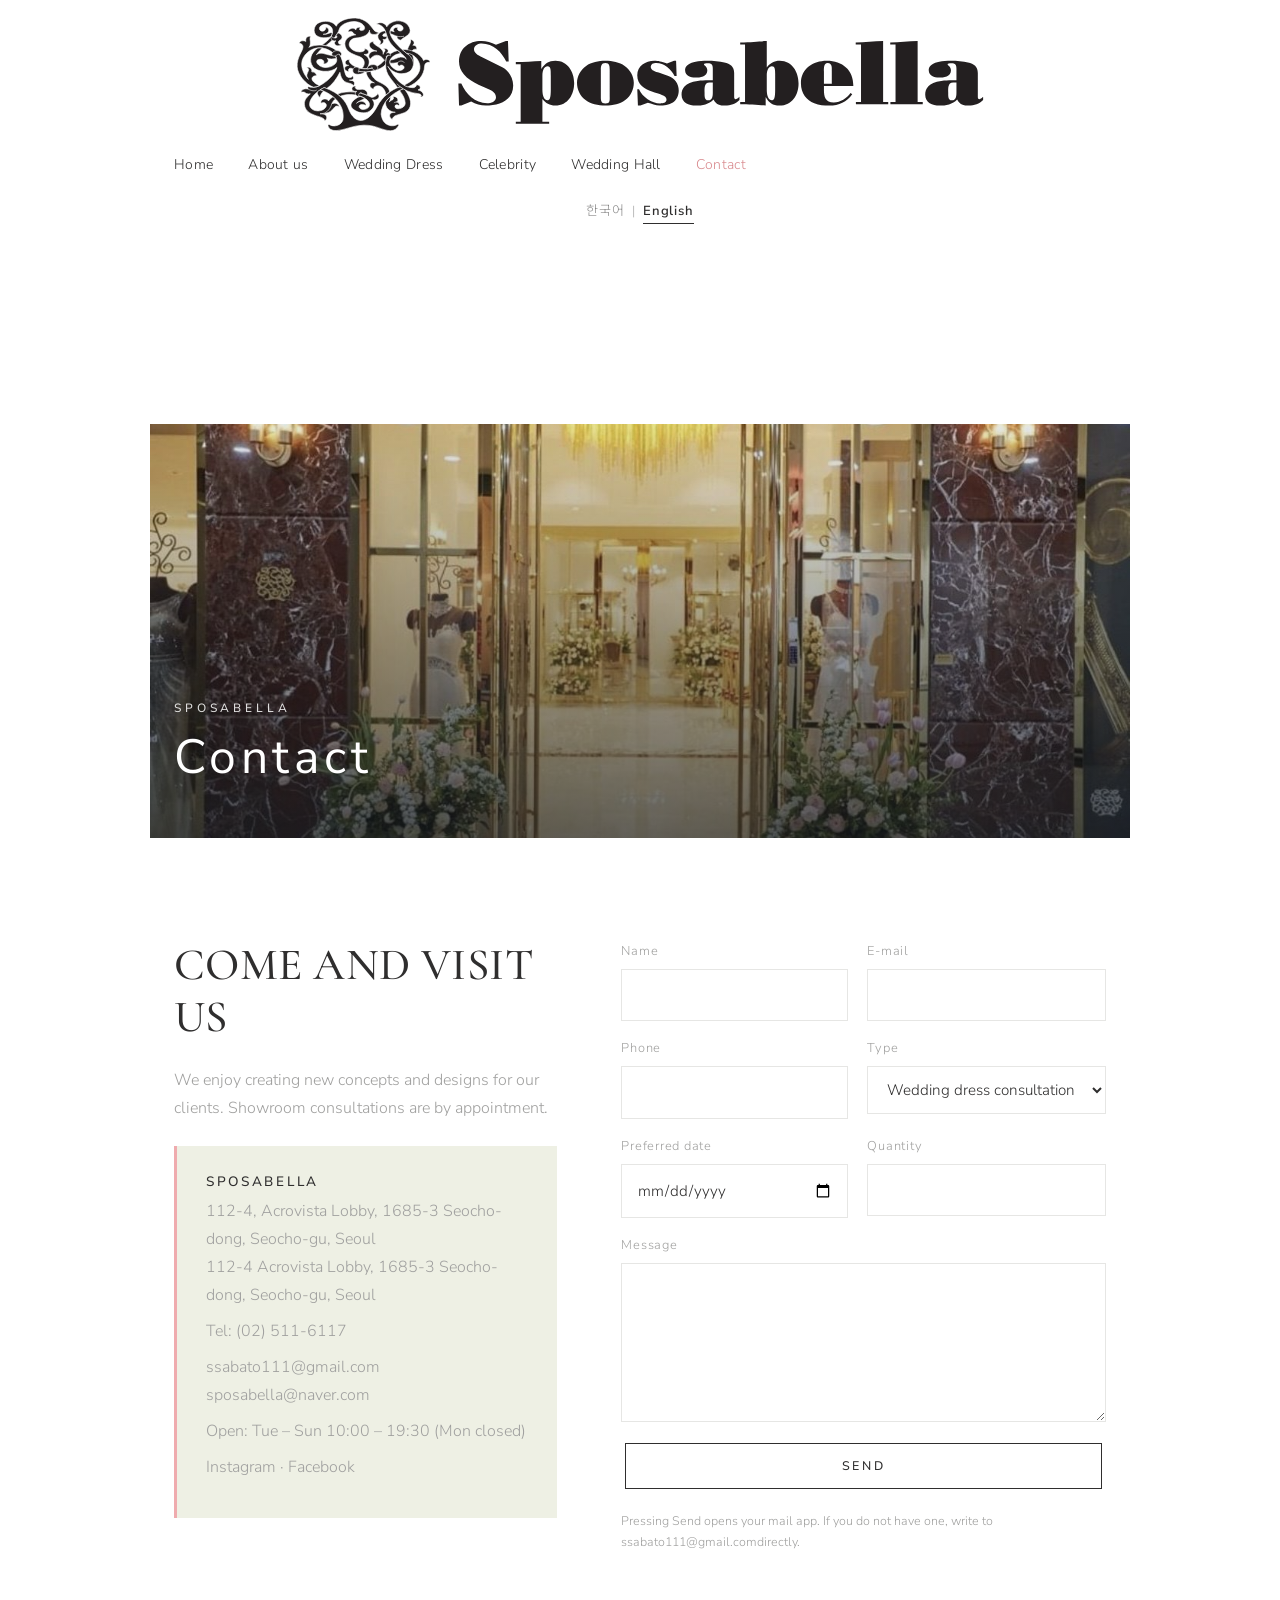
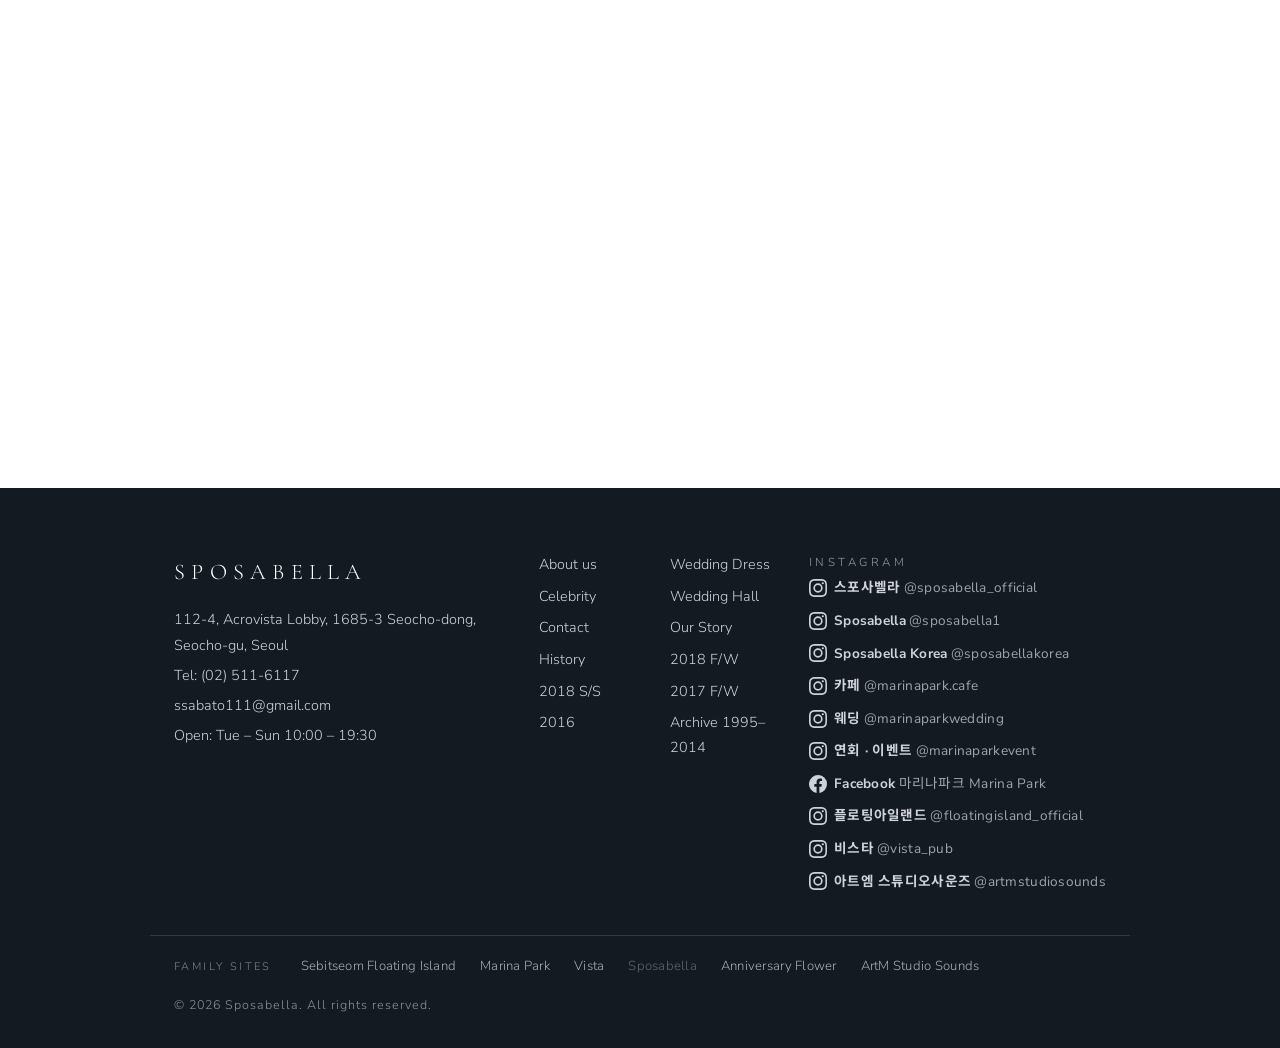
<file: contact-en.html>
<!DOCTYPE html>
<html lang="en">
<head>
<meta charset="utf-8">
<meta name="viewport" content="width=device-width, initial-scale=1">
<title>Contact | Sposabella</title>
<meta name="description" content="Sposabella — an international bridal brand since 1995. Wedding dresses, party dresses, concert gowns and bespoke suits. Acrovista, Seocho, Seoul.">
<meta property="og:site_name" content="Sposabella">
<meta property="og:title" content="Contact | Sposabella">
<meta property="og:type" content="website">
<meta property="og:image" content="images/2649b2_05fe499776144d0fb7aadeecd679acff.jpeg">
<link rel="icon" href="favicon.svg" type="image/svg+xml">
<link rel="alternate" hreflang="ko" href="contact.html">
<link rel="alternate" hreflang="en" href="contact-en.html">
<link rel="alternate" hreflang="x-default" href="contact.html">
<link rel="preconnect" href="https://fonts.googleapis.com">
<link rel="preconnect" href="https://fonts.gstatic.com" crossorigin>
<link href="https://fonts.googleapis.com/css2?family=Nunito+Sans:wght@200;300;400;600&family=Cormorant+Garamond:ital,wght@0,400;0,500;1,400&family=Noto+Sans+KR:wght@300;400;500;700&display=swap" rel="stylesheet">
<link rel="stylesheet" href="css/style.css?v=9">
</head>
<body class="page-contact">
<header class="site-header header-banner">
  <div class="wrap">
    <a class="brand logo-banner" href="index-en.html"><img src="images/sposabella-logo.svg" alt="Sposabella" width="3113" height="581" onerror="this.style.display='none';this.nextElementSibling.style.display='inline'"><span class="brand-main" style="display:none">SPOSABELLA</span></a>
    <button class="nav-toggle" aria-label="Open menu" aria-expanded="false"><span></span><span></span><span></span></button>
    <nav class="site-nav"><ul>
<li class=""><a href="index-en.html">Home</a></li>
<li class="has-sub"><a href="about-en.html">About us</a><ul class="sub"><li><a href="about-en.html#story">Our Story</a></li><li><a href="about-en.html#history">History</a></li></ul></li>
<li class="has-sub"><a href="wedding-dress-en.html">Wedding Dress</a><ul class="sub"><li><a href="wedding-dress-en.html#c2018fw">2018 F/W</a></li><li><a href="wedding-dress-en.html#c2018ss">2018 S/S</a></li><li><a href="wedding-dress-en.html#c2017fw">2017 F/W</a></li><li><a href="wedding-dress-en.html#c2016">2016</a></li><li><a href="wedding-dress-en.html#archive">Archive 1995–2014</a></li></ul></li>
<li class=""><a href="celebrity-en.html">Celebrity</a></li>
<li class=""><a href="wedding-hall-en.html">Wedding Hall</a></li>
<li class="active"><a href="contact-en.html">Contact</a></li>
    </ul></nav>
    <div class="lang-switch" aria-label="Language"><a href="contact-en.html" lang="ko">한국어</a><span>|</span><a href="contact-en.html" class="on" lang="en">English</a></div>
  </div>
</header>

<section class="page-hero" style="background-image:url('images/2649b2_05fe499776144d0fb7aadeecd679acff.jpeg')">
  <div class="wrap"><p class="eyebrow">Sposabella</p><h1>Contact</h1></div>
</section>
<section class="section"><div class="wrap split contact-split">
  <div class="split-text">
    <h2>Come and visit us</h2>
    <p>We enjoy creating new concepts and designs for our clients. Showroom consultations are by appointment.</p>
    <div class="contact-card">
      <h3>SPOSABELLA</h3>
      <p>112-4, Acrovista Lobby, 1685-3 Seocho-dong, Seocho-gu, Seoul<br>112-4 Acrovista Lobby, 1685-3 Seocho-dong, Seocho-gu, Seoul</p>
      <p>Tel: <a href="tel:025116117">(02) 511-6117</a></p>
      <p><a href="mailto:ssabato111@gmail.com">ssabato111@gmail.com</a><br><a href="mailto:sposabella@naver.com">sposabella@naver.com</a></p>
      <p>Open: Tue – Sun 10:00 – 19:30 (Mon closed)</p>
      <p class="social-row"><a href="https://instagram.com/ssabato1" target="_blank" rel="noopener">Instagram</a> · <a href="https://www.facebook.com/sposabellagroup" target="_blank" rel="noopener">Facebook</a></p>
    </div>
  </div>
  <form class="contact-form" action="mailto:ssabato111@gmail.com" method="post" enctype="text/plain">
      <label>Name<input type="text" name="name" required></label>
      <label>E-mail<input type="email" name="email" required></label>
      <label>Phone<input type="tel" name="phone"></label>
      <label>Type<select name="event"><option>Wedding dress consultation</option><option>Party dress / concert gown</option><option>Bespoke suit</option><option>Wedding Consulting</option><option>Other</option></select></label>
      <label>Preferred date<input type="date" name="date"></label>
      <label>Quantity<input type="text" name="guests"></label>
      <label class="full">Message<textarea name="message" rows="5" required></textarea></label>
      <button type="submit" class="btn full">Send</button>
      <p class="form-hint full">Pressing Send opens your mail app. If you do not have one, write to <a href="mailto:ssabato111@gmail.com">ssabato111@gmail.com</a>directly.</p>
    </form>
</div></section>
<section class="map-section"><iframe title="Sposabella 위치" src="https://www.google.com/maps?q=%EC%84%9C%EC%9A%B8+%EC%84%9C%EC%B4%88%EA%B5%AC+%EC%84%9C%EC%B4%88%EB%8F%99+1685-3+%EC%95%84%ED%81%AC%EB%A1%9C%EB%B9%84%EC%8A%A4%ED%83%80&output=embed" loading="lazy" allowfullscreen referrerpolicy="no-referrer-when-downgrade"></iframe></section>

<footer class="site-footer">
  <div class="wrap footer-grid">
    <div class="f-col">
      <div class="f-brand">SPOSABELLA</div>
      <p>112-4, Acrovista Lobby, 1685-3 Seocho-dong, Seocho-gu, Seoul</p>
      <p>Tel: <a href="tel:025116117">(02) 511-6117</a></p>
      <p><a href="mailto:ssabato111@gmail.com">ssabato111@gmail.com</a></p>
      <p>Open: Tue – Sun 10:00 – 19:30</p>
    </div>
    <div class="f-col f-links"><a href="about-en.html">About us</a><a href="wedding-dress-en.html">Wedding Dress</a><a href="celebrity-en.html">Celebrity</a><a href="wedding-hall-en.html">Wedding Hall</a><a href="contact-en.html">Contact</a><a href="about-en.html#story">Our Story</a><a href="about-en.html#history">History</a><a href="wedding-dress-en.html#c2018fw">2018 F/W</a><a href="wedding-dress-en.html#c2018ss">2018 S/S</a><a href="wedding-dress-en.html#c2017fw">2017 F/W</a><a href="wedding-dress-en.html#c2016">2016</a><a href="wedding-dress-en.html#archive">Archive 1995–2014</a></div>
    <div class="f-col"><p class="f-social-title">Instagram</p><div class="f-social f-social-list"><a href="https://www.instagram.com/sposabella_official" target="_blank" rel="noopener" aria-label="인스타그램 스포사벨라 공식"><svg viewBox="0 0 24 24"><path d="M12 2.2c3.2 0 3.6 0 4.9.1 3.3.1 4.8 1.7 4.9 4.9.1 1.3.1 1.6.1 4.8s0 3.6-.1 4.8c-.1 3.2-1.7 4.8-4.9 4.9-1.3.1-1.6.1-4.9.1s-3.6 0-4.8-.1c-3.3-.1-4.8-1.7-4.9-4.9C2.2 15.6 2.2 15.2 2.2 12s0-3.6.1-4.8C2.4 3.9 4 2.4 7.2 2.3c1.2-.1 1.6-.1 4.8-.1zM12 0C8.7 0 8.3 0 7.1.1 2.7.3.3 2.7.1 7.1 0 8.3 0 8.7 0 12s0 3.7.1 4.9c.2 4.4 2.6 6.8 7 7 1.2.1 1.6.1 4.9.1s3.7 0 4.9-.1c4.4-.2 6.8-2.6 7-7 .1-1.2.1-1.6.1-4.9s0-3.7-.1-4.9c-.2-4.4-2.6-6.8-7-7C15.7 0 15.3 0 12 0zm0 5.8a6.2 6.2 0 1 0 0 12.4 6.2 6.2 0 0 0 0-12.4zM12 16a4 4 0 1 1 0-8 4 4 0 0 1 0 8zm6.4-11.8a1.4 1.4 0 1 0 0 2.9 1.4 1.4 0 0 0 0-2.9z"/></svg><span class="s-label"><b>스포사벨라</b> <span class="s-handle">@sposabella_official</span></span></a><a href="https://www.instagram.com/sposabella1" target="_blank" rel="noopener" aria-label="인스타그램 Sposabella official"><svg viewBox="0 0 24 24"><path d="M12 2.2c3.2 0 3.6 0 4.9.1 3.3.1 4.8 1.7 4.9 4.9.1 1.3.1 1.6.1 4.8s0 3.6-.1 4.8c-.1 3.2-1.7 4.8-4.9 4.9-1.3.1-1.6.1-4.9.1s-3.6 0-4.8-.1c-3.3-.1-4.8-1.7-4.9-4.9C2.2 15.6 2.2 15.2 2.2 12s0-3.6.1-4.8C2.4 3.9 4 2.4 7.2 2.3c1.2-.1 1.6-.1 4.8-.1zM12 0C8.7 0 8.3 0 7.1.1 2.7.3.3 2.7.1 7.1 0 8.3 0 8.7 0 12s0 3.7.1 4.9c.2 4.4 2.6 6.8 7 7 1.2.1 1.6.1 4.9.1s3.7 0 4.9-.1c4.4-.2 6.8-2.6 7-7 .1-1.2.1-1.6.1-4.9s0-3.7-.1-4.9c-.2-4.4-2.6-6.8-7-7C15.7 0 15.3 0 12 0zm0 5.8a6.2 6.2 0 1 0 0 12.4 6.2 6.2 0 0 0 0-12.4zM12 16a4 4 0 1 1 0-8 4 4 0 0 1 0 8zm6.4-11.8a1.4 1.4 0 1 0 0 2.9 1.4 1.4 0 0 0 0-2.9z"/></svg><span class="s-label"><b>Sposabella</b> <span class="s-handle">@sposabella1</span></span></a><a href="https://www.instagram.com/sposabellakorea" target="_blank" rel="noopener" aria-label="인스타그램 Sposabella Korea"><svg viewBox="0 0 24 24"><path d="M12 2.2c3.2 0 3.6 0 4.9.1 3.3.1 4.8 1.7 4.9 4.9.1 1.3.1 1.6.1 4.8s0 3.6-.1 4.8c-.1 3.2-1.7 4.8-4.9 4.9-1.3.1-1.6.1-4.9.1s-3.6 0-4.8-.1c-3.3-.1-4.8-1.7-4.9-4.9C2.2 15.6 2.2 15.2 2.2 12s0-3.6.1-4.8C2.4 3.9 4 2.4 7.2 2.3c1.2-.1 1.6-.1 4.8-.1zM12 0C8.7 0 8.3 0 7.1.1 2.7.3.3 2.7.1 7.1 0 8.3 0 8.7 0 12s0 3.7.1 4.9c.2 4.4 2.6 6.8 7 7 1.2.1 1.6.1 4.9.1s3.7 0 4.9-.1c4.4-.2 6.8-2.6 7-7 .1-1.2.1-1.6.1-4.9s0-3.7-.1-4.9c-.2-4.4-2.6-6.8-7-7C15.7 0 15.3 0 12 0zm0 5.8a6.2 6.2 0 1 0 0 12.4 6.2 6.2 0 0 0 0-12.4zM12 16a4 4 0 1 1 0-8 4 4 0 0 1 0 8zm6.4-11.8a1.4 1.4 0 1 0 0 2.9 1.4 1.4 0 0 0 0-2.9z"/></svg><span class="s-label"><b>Sposabella Korea</b> <span class="s-handle">@sposabellakorea</span></span></a><a href="https://www.instagram.com/marinapark.cafe" target="_blank" rel="noopener" aria-label="인스타그램 마리나파크 카페"><svg viewBox="0 0 24 24"><path d="M12 2.2c3.2 0 3.6 0 4.9.1 3.3.1 4.8 1.7 4.9 4.9.1 1.3.1 1.6.1 4.8s0 3.6-.1 4.8c-.1 3.2-1.7 4.8-4.9 4.9-1.3.1-1.6.1-4.9.1s-3.6 0-4.8-.1c-3.3-.1-4.8-1.7-4.9-4.9C2.2 15.6 2.2 15.2 2.2 12s0-3.6.1-4.8C2.4 3.9 4 2.4 7.2 2.3c1.2-.1 1.6-.1 4.8-.1zM12 0C8.7 0 8.3 0 7.1.1 2.7.3.3 2.7.1 7.1 0 8.3 0 8.7 0 12s0 3.7.1 4.9c.2 4.4 2.6 6.8 7 7 1.2.1 1.6.1 4.9.1s3.7 0 4.9-.1c4.4-.2 6.8-2.6 7-7 .1-1.2.1-1.6.1-4.9s0-3.7-.1-4.9c-.2-4.4-2.6-6.8-7-7C15.7 0 15.3 0 12 0zm0 5.8a6.2 6.2 0 1 0 0 12.4 6.2 6.2 0 0 0 0-12.4zM12 16a4 4 0 1 1 0-8 4 4 0 0 1 0 8zm6.4-11.8a1.4 1.4 0 1 0 0 2.9 1.4 1.4 0 0 0 0-2.9z"/></svg><span class="s-label"><b>카페</b> <span class="s-handle">@marinapark.cafe</span></span></a><a href="https://www.instagram.com/marinaparkwedding" target="_blank" rel="noopener" aria-label="인스타그램 마리나파크 웨딩"><svg viewBox="0 0 24 24"><path d="M12 2.2c3.2 0 3.6 0 4.9.1 3.3.1 4.8 1.7 4.9 4.9.1 1.3.1 1.6.1 4.8s0 3.6-.1 4.8c-.1 3.2-1.7 4.8-4.9 4.9-1.3.1-1.6.1-4.9.1s-3.6 0-4.8-.1c-3.3-.1-4.8-1.7-4.9-4.9C2.2 15.6 2.2 15.2 2.2 12s0-3.6.1-4.8C2.4 3.9 4 2.4 7.2 2.3c1.2-.1 1.6-.1 4.8-.1zM12 0C8.7 0 8.3 0 7.1.1 2.7.3.3 2.7.1 7.1 0 8.3 0 8.7 0 12s0 3.7.1 4.9c.2 4.4 2.6 6.8 7 7 1.2.1 1.6.1 4.9.1s3.7 0 4.9-.1c4.4-.2 6.8-2.6 7-7 .1-1.2.1-1.6.1-4.9s0-3.7-.1-4.9c-.2-4.4-2.6-6.8-7-7C15.7 0 15.3 0 12 0zm0 5.8a6.2 6.2 0 1 0 0 12.4 6.2 6.2 0 0 0 0-12.4zM12 16a4 4 0 1 1 0-8 4 4 0 0 1 0 8zm6.4-11.8a1.4 1.4 0 1 0 0 2.9 1.4 1.4 0 0 0 0-2.9z"/></svg><span class="s-label"><b>웨딩</b> <span class="s-handle">@marinaparkwedding</span></span></a><a href="https://www.instagram.com/marinaparkevent" target="_blank" rel="noopener" aria-label="인스타그램 마리나파크 이벤트"><svg viewBox="0 0 24 24"><path d="M12 2.2c3.2 0 3.6 0 4.9.1 3.3.1 4.8 1.7 4.9 4.9.1 1.3.1 1.6.1 4.8s0 3.6-.1 4.8c-.1 3.2-1.7 4.8-4.9 4.9-1.3.1-1.6.1-4.9.1s-3.6 0-4.8-.1c-3.3-.1-4.8-1.7-4.9-4.9C2.2 15.6 2.2 15.2 2.2 12s0-3.6.1-4.8C2.4 3.9 4 2.4 7.2 2.3c1.2-.1 1.6-.1 4.8-.1zM12 0C8.7 0 8.3 0 7.1.1 2.7.3.3 2.7.1 7.1 0 8.3 0 8.7 0 12s0 3.7.1 4.9c.2 4.4 2.6 6.8 7 7 1.2.1 1.6.1 4.9.1s3.7 0 4.9-.1c4.4-.2 6.8-2.6 7-7 .1-1.2.1-1.6.1-4.9s0-3.7-.1-4.9c-.2-4.4-2.6-6.8-7-7C15.7 0 15.3 0 12 0zm0 5.8a6.2 6.2 0 1 0 0 12.4 6.2 6.2 0 0 0 0-12.4zM12 16a4 4 0 1 1 0-8 4 4 0 0 1 0 8zm6.4-11.8a1.4 1.4 0 1 0 0 2.9 1.4 1.4 0 0 0 0-2.9z"/></svg><span class="s-label"><b>연회 · 이벤트</b> <span class="s-handle">@marinaparkevent</span></span></a><a href="https://www.facebook.com/marinaparkseoul" target="_blank" rel="noopener" aria-label="Facebook"><svg viewBox="0 0 24 24"><path d="M24 12a12 12 0 1 0-13.9 11.9v-8.4H7.1V12h3V9.4c0-3 1.8-4.7 4.5-4.7 1.3 0 2.7.2 2.7.2v3h-1.5c-1.5 0-2 .9-2 1.9V12h3.3l-.5 3.5h-2.8v8.4A12 12 0 0 0 24 12z"/></svg><span class="s-label"><b>Facebook</b> <span class="s-handle">마리나파크 Marina Park</span></span></a><a href="https://www.instagram.com/floatingisland_official" target="_blank" rel="noopener" aria-label="인스타그램 세빛섬 플로팅아일랜드"><svg viewBox="0 0 24 24"><path d="M12 2.2c3.2 0 3.6 0 4.9.1 3.3.1 4.8 1.7 4.9 4.9.1 1.3.1 1.6.1 4.8s0 3.6-.1 4.8c-.1 3.2-1.7 4.8-4.9 4.9-1.3.1-1.6.1-4.9.1s-3.6 0-4.8-.1c-3.3-.1-4.8-1.7-4.9-4.9C2.2 15.6 2.2 15.2 2.2 12s0-3.6.1-4.8C2.4 3.9 4 2.4 7.2 2.3c1.2-.1 1.6-.1 4.8-.1zM12 0C8.7 0 8.3 0 7.1.1 2.7.3.3 2.7.1 7.1 0 8.3 0 8.7 0 12s0 3.7.1 4.9c.2 4.4 2.6 6.8 7 7 1.2.1 1.6.1 4.9.1s3.7 0 4.9-.1c4.4-.2 6.8-2.6 7-7 .1-1.2.1-1.6.1-4.9s0-3.7-.1-4.9c-.2-4.4-2.6-6.8-7-7C15.7 0 15.3 0 12 0zm0 5.8a6.2 6.2 0 1 0 0 12.4 6.2 6.2 0 0 0 0-12.4zM12 16a4 4 0 1 1 0-8 4 4 0 0 1 0 8zm6.4-11.8a1.4 1.4 0 1 0 0 2.9 1.4 1.4 0 0 0 0-2.9z"/></svg><span class="s-label"><b>플로팅아일랜드</b> <span class="s-handle">@floatingisland_official</span></span></a><a href="https://www.instagram.com/vista_pub" target="_blank" rel="noopener" aria-label="인스타그램 비스타"><svg viewBox="0 0 24 24"><path d="M12 2.2c3.2 0 3.6 0 4.9.1 3.3.1 4.8 1.7 4.9 4.9.1 1.3.1 1.6.1 4.8s0 3.6-.1 4.8c-.1 3.2-1.7 4.8-4.9 4.9-1.3.1-1.6.1-4.9.1s-3.6 0-4.8-.1c-3.3-.1-4.8-1.7-4.9-4.9C2.2 15.6 2.2 15.2 2.2 12s0-3.6.1-4.8C2.4 3.9 4 2.4 7.2 2.3c1.2-.1 1.6-.1 4.8-.1zM12 0C8.7 0 8.3 0 7.1.1 2.7.3.3 2.7.1 7.1 0 8.3 0 8.7 0 12s0 3.7.1 4.9c.2 4.4 2.6 6.8 7 7 1.2.1 1.6.1 4.9.1s3.7 0 4.9-.1c4.4-.2 6.8-2.6 7-7 .1-1.2.1-1.6.1-4.9s0-3.7-.1-4.9c-.2-4.4-2.6-6.8-7-7C15.7 0 15.3 0 12 0zm0 5.8a6.2 6.2 0 1 0 0 12.4 6.2 6.2 0 0 0 0-12.4zM12 16a4 4 0 1 1 0-8 4 4 0 0 1 0 8zm6.4-11.8a1.4 1.4 0 1 0 0 2.9 1.4 1.4 0 0 0 0-2.9z"/></svg><span class="s-label"><b>비스타</b> <span class="s-handle">@vista_pub</span></span></a><a href="https://www.instagram.com/artmstudiosounds" target="_blank" rel="noopener" aria-label="인스타그램 아트엠 스튜디오사운즈"><svg viewBox="0 0 24 24"><path d="M12 2.2c3.2 0 3.6 0 4.9.1 3.3.1 4.8 1.7 4.9 4.9.1 1.3.1 1.6.1 4.8s0 3.6-.1 4.8c-.1 3.2-1.7 4.8-4.9 4.9-1.3.1-1.6.1-4.9.1s-3.6 0-4.8-.1c-3.3-.1-4.8-1.7-4.9-4.9C2.2 15.6 2.2 15.2 2.2 12s0-3.6.1-4.8C2.4 3.9 4 2.4 7.2 2.3c1.2-.1 1.6-.1 4.8-.1zM12 0C8.7 0 8.3 0 7.1.1 2.7.3.3 2.7.1 7.1 0 8.3 0 8.7 0 12s0 3.7.1 4.9c.2 4.4 2.6 6.8 7 7 1.2.1 1.6.1 4.9.1s3.7 0 4.9-.1c4.4-.2 6.8-2.6 7-7 .1-1.2.1-1.6.1-4.9s0-3.7-.1-4.9c-.2-4.4-2.6-6.8-7-7C15.7 0 15.3 0 12 0zm0 5.8a6.2 6.2 0 1 0 0 12.4 6.2 6.2 0 0 0 0-12.4zM12 16a4 4 0 1 1 0-8 4 4 0 0 1 0 8zm6.4-11.8a1.4 1.4 0 1 0 0 2.9 1.4 1.4 0 0 0 0-2.9z"/></svg><span class="s-label"><b>아트엠 스튜디오사운즈</b> <span class="s-handle">@artmstudiosounds</span></span></a></div></div>
  </div>
  <div class="wrap family-sites"><span class="fs-label">Family Sites</span><a href="https://floatingisland.co.kr" target="_blank" rel="noopener">Sebitseom Floating Island</a> <a href="https://marinapark.co.kr" target="_blank" rel="noopener">Marina Park</a> <a href="https://vistapub.co.kr" target="_blank" rel="noopener">Vista</a> <span class="current">Sposabella</span> <a href="https://anniversaryflower.co.kr" target="_blank" rel="noopener">Anniversary Flower</a> <a href="https://artmstudiosounds.com" target="_blank" rel="noopener">ArtM Studio Sounds</a></div>
  <div class="wrap copyright">© 2026 Sposabella. All rights reserved.</div>
</footer>
<div class="lightbox" id="lightbox" hidden><button class="lb-close" aria-label="닫기">&times;</button><button class="lb-prev" aria-label="이전">&#8249;</button><img alt=""><button class="lb-next" aria-label="다음">&#8250;</button></div>
<script src="js/main.js"></script>
</body>
</html>
</file>
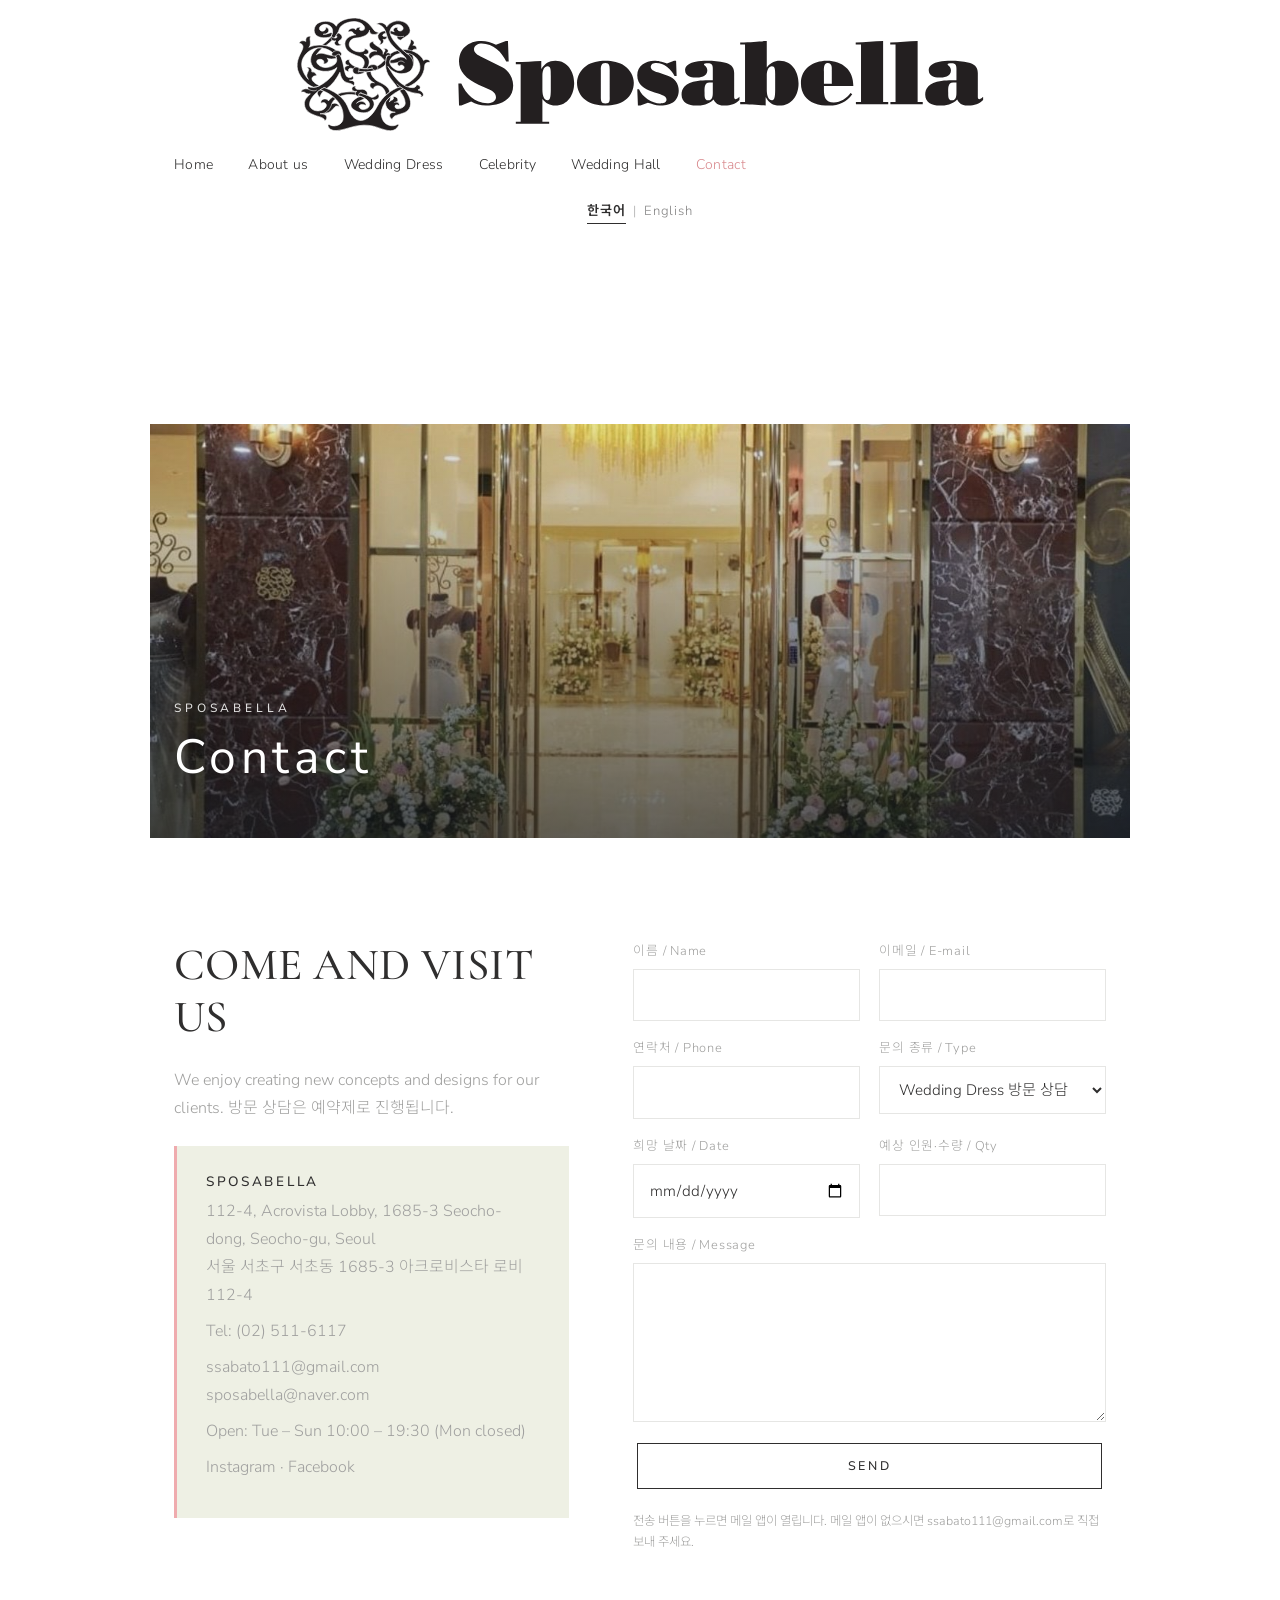
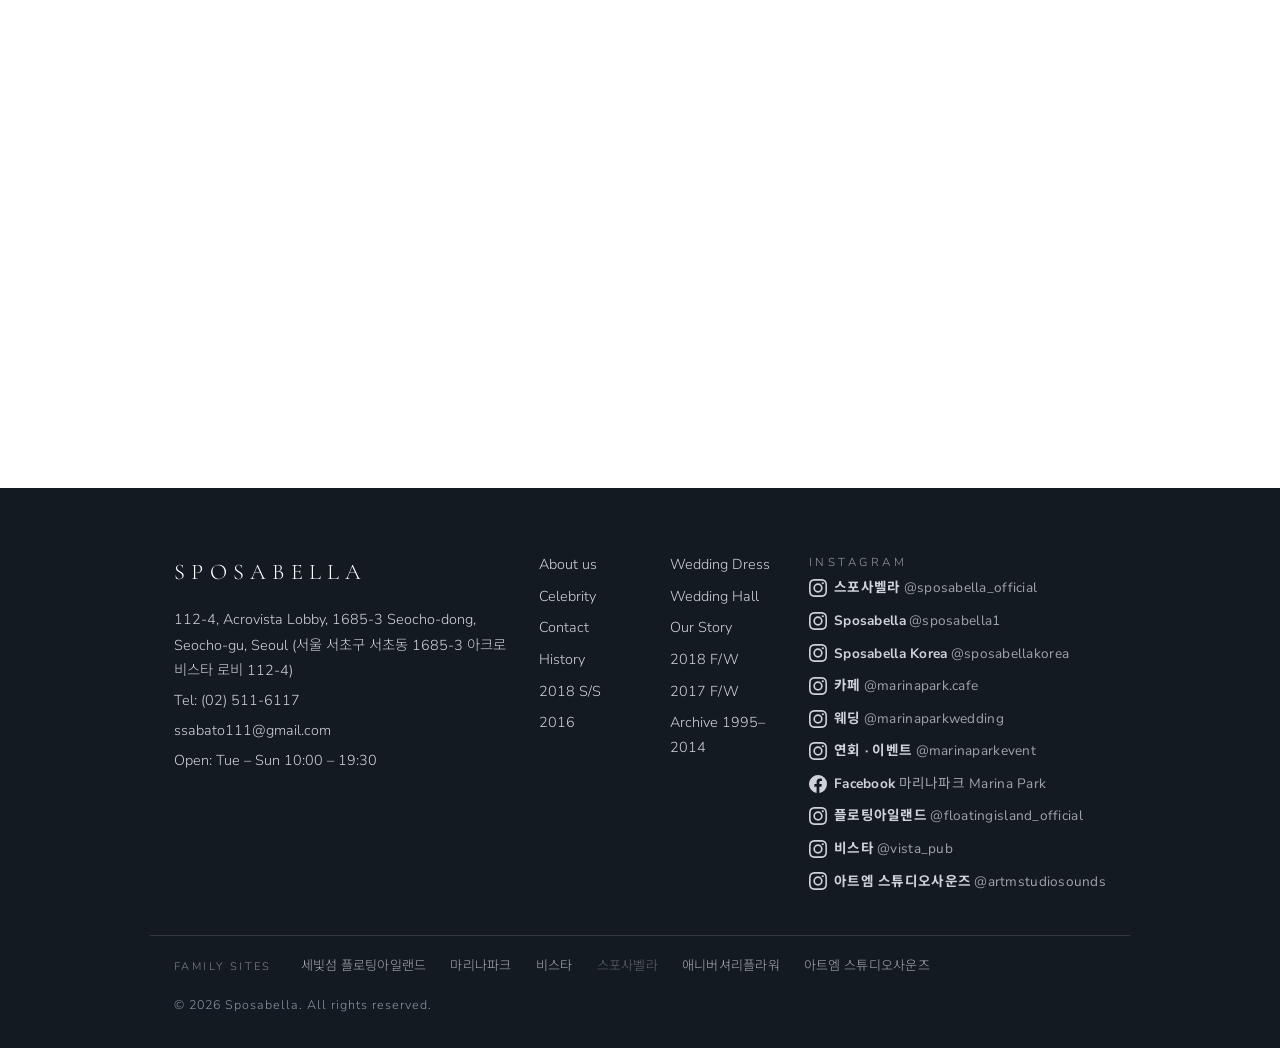
<file: contact.html>
<!DOCTYPE html>
<html lang="ko">
<head>
<meta charset="utf-8">
<meta name="viewport" content="width=device-width, initial-scale=1">
<title>Contact | Sposabella</title>
<meta name="description" content="스포사벨라 — 1995년부터 이어온 인터내셔널 브라이덜 브랜드. 웨딩드레스, 파티드레스, 연주복, 맞춤정장. 서울 서초 아크로비스타.">
<meta property="og:site_name" content="Sposabella">
<meta property="og:title" content="Contact | Sposabella">
<meta property="og:type" content="website">
<meta property="og:image" content="images/2649b2_05fe499776144d0fb7aadeecd679acff.jpeg">
<link rel="icon" href="favicon.svg" type="image/svg+xml">
<link rel="alternate" hreflang="ko" href="contact.html">
<link rel="alternate" hreflang="en" href="contact-en.html">
<link rel="alternate" hreflang="x-default" href="contact.html">
<link rel="preconnect" href="https://fonts.googleapis.com">
<link rel="preconnect" href="https://fonts.gstatic.com" crossorigin>
<link href="https://fonts.googleapis.com/css2?family=Nunito+Sans:wght@200;300;400;600&family=Cormorant+Garamond:ital,wght@0,400;0,500;1,400&family=Noto+Sans+KR:wght@300;400;500;700&display=swap" rel="stylesheet">
<link rel="stylesheet" href="css/style.css?v=9">
</head>
<body class="page-contact">
<header class="site-header header-banner">
  <div class="wrap">
    <a class="brand logo-banner" href="index.html"><img src="images/sposabella-logo.svg" alt="Sposabella" width="3113" height="581" onerror="this.style.display='none';this.nextElementSibling.style.display='inline'"><span class="brand-main" style="display:none">SPOSABELLA</span></a>
    <button class="nav-toggle" aria-label="메뉴 열기" aria-expanded="false"><span></span><span></span><span></span></button>
    <nav class="site-nav"><ul>
<li class=""><a href="index.html">Home</a></li>
<li class="has-sub"><a href="about.html">About us</a><ul class="sub"><li><a href="about.html#story">Our Story</a></li><li><a href="about.html#history">History</a></li></ul></li>
<li class="has-sub"><a href="wedding-dress.html">Wedding Dress</a><ul class="sub"><li><a href="wedding-dress.html#c2018fw">2018 F/W</a></li><li><a href="wedding-dress.html#c2018ss">2018 S/S</a></li><li><a href="wedding-dress.html#c2017fw">2017 F/W</a></li><li><a href="wedding-dress.html#c2016">2016</a></li><li><a href="wedding-dress.html#archive">Archive 1995–2014</a></li></ul></li>
<li class=""><a href="celebrity.html">Celebrity</a></li>
<li class=""><a href="wedding-hall.html">Wedding Hall</a></li>
<li class="active"><a href="contact.html">Contact</a></li>
    </ul></nav>
    <div class="lang-switch" aria-label="Language"><a href="contact.html" class="on" lang="ko">한국어</a><span>|</span><a href="contact-en.html" lang="en">English</a></div>
  </div>
</header>

<section class="page-hero" style="background-image:url('images/2649b2_05fe499776144d0fb7aadeecd679acff.jpeg')">
  <div class="wrap"><p class="eyebrow">Sposabella</p><h1>Contact</h1></div>
</section>
<section class="section"><div class="wrap split contact-split">
  <div class="split-text">
    <h2>Come and visit us</h2>
    <p>We enjoy creating new concepts and designs for our clients. 방문 상담은 예약제로 진행됩니다.</p>
    <div class="contact-card">
      <h3>SPOSABELLA</h3>
      <p>112-4, Acrovista Lobby, 1685-3 Seocho-dong, Seocho-gu, Seoul<br>서울 서초구 서초동 1685-3 아크로비스타 로비 112-4</p>
      <p>Tel: <a href="tel:025116117">(02) 511-6117</a></p>
      <p><a href="mailto:ssabato111@gmail.com">ssabato111@gmail.com</a><br><a href="mailto:sposabella@naver.com">sposabella@naver.com</a></p>
      <p>Open: Tue – Sun 10:00 – 19:30 (Mon closed)</p>
      <p class="social-row"><a href="https://instagram.com/ssabato1" target="_blank" rel="noopener">Instagram</a> · <a href="https://www.facebook.com/sposabellagroup" target="_blank" rel="noopener">Facebook</a></p>
    </div>
  </div>
  <form class="contact-form" action="mailto:ssabato111@gmail.com" method="post" enctype="text/plain">
      <label>이름 / Name<input type="text" name="name" required></label>
      <label>이메일 / E-mail<input type="email" name="email" required></label>
      <label>연락처 / Phone<input type="tel" name="phone"></label>
      <label>문의 종류 / Type<select name="event"><option>Wedding Dress 방문 상담</option><option>Party Dress / 연주복</option><option>맞춤정장</option><option>Wedding Consulting</option><option>기타 / Other</option></select></label>
      <label>희망 날짜 / Date<input type="date" name="date"></label>
      <label>예상 인원·수량 / Qty<input type="text" name="guests"></label>
      <label class="full">문의 내용 / Message<textarea name="message" rows="5" required></textarea></label>
      <button type="submit" class="btn full">Send</button>
      <p class="form-hint full">전송 버튼을 누르면 메일 앱이 열립니다. 메일 앱이 없으시면 <a href="mailto:ssabato111@gmail.com">ssabato111@gmail.com</a>로 직접 보내 주세요.</p>
    </form>
</div></section>
<section class="map-section"><iframe title="Sposabella 위치" src="https://www.google.com/maps?q=%EC%84%9C%EC%9A%B8+%EC%84%9C%EC%B4%88%EA%B5%AC+%EC%84%9C%EC%B4%88%EB%8F%99+1685-3+%EC%95%84%ED%81%AC%EB%A1%9C%EB%B9%84%EC%8A%A4%ED%83%80&output=embed" loading="lazy" allowfullscreen referrerpolicy="no-referrer-when-downgrade"></iframe></section>

<footer class="site-footer">
  <div class="wrap footer-grid">
    <div class="f-col">
      <div class="f-brand">SPOSABELLA</div>
      <p>112-4, Acrovista Lobby, 1685-3 Seocho-dong, Seocho-gu, Seoul (서울 서초구 서초동 1685-3 아크로비스타 로비 112-4)</p>
      <p>Tel: <a href="tel:025116117">(02) 511-6117</a></p>
      <p><a href="mailto:ssabato111@gmail.com">ssabato111@gmail.com</a></p>
      <p>Open: Tue – Sun 10:00 – 19:30</p>
    </div>
    <div class="f-col f-links"><a href="about.html">About us</a><a href="wedding-dress.html">Wedding Dress</a><a href="celebrity.html">Celebrity</a><a href="wedding-hall.html">Wedding Hall</a><a href="contact.html">Contact</a><a href="about.html#story">Our Story</a><a href="about.html#history">History</a><a href="wedding-dress.html#c2018fw">2018 F/W</a><a href="wedding-dress.html#c2018ss">2018 S/S</a><a href="wedding-dress.html#c2017fw">2017 F/W</a><a href="wedding-dress.html#c2016">2016</a><a href="wedding-dress.html#archive">Archive 1995–2014</a></div>
    <div class="f-col"><p class="f-social-title">Instagram</p><div class="f-social f-social-list"><a href="https://www.instagram.com/sposabella_official" target="_blank" rel="noopener" aria-label="인스타그램 스포사벨라 공식"><svg viewBox="0 0 24 24"><path d="M12 2.2c3.2 0 3.6 0 4.9.1 3.3.1 4.8 1.7 4.9 4.9.1 1.3.1 1.6.1 4.8s0 3.6-.1 4.8c-.1 3.2-1.7 4.8-4.9 4.9-1.3.1-1.6.1-4.9.1s-3.6 0-4.8-.1c-3.3-.1-4.8-1.7-4.9-4.9C2.2 15.6 2.2 15.2 2.2 12s0-3.6.1-4.8C2.4 3.9 4 2.4 7.2 2.3c1.2-.1 1.6-.1 4.8-.1zM12 0C8.7 0 8.3 0 7.1.1 2.7.3.3 2.7.1 7.1 0 8.3 0 8.7 0 12s0 3.7.1 4.9c.2 4.4 2.6 6.8 7 7 1.2.1 1.6.1 4.9.1s3.7 0 4.9-.1c4.4-.2 6.8-2.6 7-7 .1-1.2.1-1.6.1-4.9s0-3.7-.1-4.9c-.2-4.4-2.6-6.8-7-7C15.7 0 15.3 0 12 0zm0 5.8a6.2 6.2 0 1 0 0 12.4 6.2 6.2 0 0 0 0-12.4zM12 16a4 4 0 1 1 0-8 4 4 0 0 1 0 8zm6.4-11.8a1.4 1.4 0 1 0 0 2.9 1.4 1.4 0 0 0 0-2.9z"/></svg><span class="s-label"><b>스포사벨라</b> <span class="s-handle">@sposabella_official</span></span></a><a href="https://www.instagram.com/sposabella1" target="_blank" rel="noopener" aria-label="인스타그램 Sposabella official"><svg viewBox="0 0 24 24"><path d="M12 2.2c3.2 0 3.6 0 4.9.1 3.3.1 4.8 1.7 4.9 4.9.1 1.3.1 1.6.1 4.8s0 3.6-.1 4.8c-.1 3.2-1.7 4.8-4.9 4.9-1.3.1-1.6.1-4.9.1s-3.6 0-4.8-.1c-3.3-.1-4.8-1.7-4.9-4.9C2.2 15.6 2.2 15.2 2.2 12s0-3.6.1-4.8C2.4 3.9 4 2.4 7.2 2.3c1.2-.1 1.6-.1 4.8-.1zM12 0C8.7 0 8.3 0 7.1.1 2.7.3.3 2.7.1 7.1 0 8.3 0 8.7 0 12s0 3.7.1 4.9c.2 4.4 2.6 6.8 7 7 1.2.1 1.6.1 4.9.1s3.7 0 4.9-.1c4.4-.2 6.8-2.6 7-7 .1-1.2.1-1.6.1-4.9s0-3.7-.1-4.9c-.2-4.4-2.6-6.8-7-7C15.7 0 15.3 0 12 0zm0 5.8a6.2 6.2 0 1 0 0 12.4 6.2 6.2 0 0 0 0-12.4zM12 16a4 4 0 1 1 0-8 4 4 0 0 1 0 8zm6.4-11.8a1.4 1.4 0 1 0 0 2.9 1.4 1.4 0 0 0 0-2.9z"/></svg><span class="s-label"><b>Sposabella</b> <span class="s-handle">@sposabella1</span></span></a><a href="https://www.instagram.com/sposabellakorea" target="_blank" rel="noopener" aria-label="인스타그램 Sposabella Korea"><svg viewBox="0 0 24 24"><path d="M12 2.2c3.2 0 3.6 0 4.9.1 3.3.1 4.8 1.7 4.9 4.9.1 1.3.1 1.6.1 4.8s0 3.6-.1 4.8c-.1 3.2-1.7 4.8-4.9 4.9-1.3.1-1.6.1-4.9.1s-3.6 0-4.8-.1c-3.3-.1-4.8-1.7-4.9-4.9C2.2 15.6 2.2 15.2 2.2 12s0-3.6.1-4.8C2.4 3.9 4 2.4 7.2 2.3c1.2-.1 1.6-.1 4.8-.1zM12 0C8.7 0 8.3 0 7.1.1 2.7.3.3 2.7.1 7.1 0 8.3 0 8.7 0 12s0 3.7.1 4.9c.2 4.4 2.6 6.8 7 7 1.2.1 1.6.1 4.9.1s3.7 0 4.9-.1c4.4-.2 6.8-2.6 7-7 .1-1.2.1-1.6.1-4.9s0-3.7-.1-4.9c-.2-4.4-2.6-6.8-7-7C15.7 0 15.3 0 12 0zm0 5.8a6.2 6.2 0 1 0 0 12.4 6.2 6.2 0 0 0 0-12.4zM12 16a4 4 0 1 1 0-8 4 4 0 0 1 0 8zm6.4-11.8a1.4 1.4 0 1 0 0 2.9 1.4 1.4 0 0 0 0-2.9z"/></svg><span class="s-label"><b>Sposabella Korea</b> <span class="s-handle">@sposabellakorea</span></span></a><a href="https://www.instagram.com/marinapark.cafe" target="_blank" rel="noopener" aria-label="인스타그램 마리나파크 카페"><svg viewBox="0 0 24 24"><path d="M12 2.2c3.2 0 3.6 0 4.9.1 3.3.1 4.8 1.7 4.9 4.9.1 1.3.1 1.6.1 4.8s0 3.6-.1 4.8c-.1 3.2-1.7 4.8-4.9 4.9-1.3.1-1.6.1-4.9.1s-3.6 0-4.8-.1c-3.3-.1-4.8-1.7-4.9-4.9C2.2 15.6 2.2 15.2 2.2 12s0-3.6.1-4.8C2.4 3.9 4 2.4 7.2 2.3c1.2-.1 1.6-.1 4.8-.1zM12 0C8.7 0 8.3 0 7.1.1 2.7.3.3 2.7.1 7.1 0 8.3 0 8.7 0 12s0 3.7.1 4.9c.2 4.4 2.6 6.8 7 7 1.2.1 1.6.1 4.9.1s3.7 0 4.9-.1c4.4-.2 6.8-2.6 7-7 .1-1.2.1-1.6.1-4.9s0-3.7-.1-4.9c-.2-4.4-2.6-6.8-7-7C15.7 0 15.3 0 12 0zm0 5.8a6.2 6.2 0 1 0 0 12.4 6.2 6.2 0 0 0 0-12.4zM12 16a4 4 0 1 1 0-8 4 4 0 0 1 0 8zm6.4-11.8a1.4 1.4 0 1 0 0 2.9 1.4 1.4 0 0 0 0-2.9z"/></svg><span class="s-label"><b>카페</b> <span class="s-handle">@marinapark.cafe</span></span></a><a href="https://www.instagram.com/marinaparkwedding" target="_blank" rel="noopener" aria-label="인스타그램 마리나파크 웨딩"><svg viewBox="0 0 24 24"><path d="M12 2.2c3.2 0 3.6 0 4.9.1 3.3.1 4.8 1.7 4.9 4.9.1 1.3.1 1.6.1 4.8s0 3.6-.1 4.8c-.1 3.2-1.7 4.8-4.9 4.9-1.3.1-1.6.1-4.9.1s-3.6 0-4.8-.1c-3.3-.1-4.8-1.7-4.9-4.9C2.2 15.6 2.2 15.2 2.2 12s0-3.6.1-4.8C2.4 3.9 4 2.4 7.2 2.3c1.2-.1 1.6-.1 4.8-.1zM12 0C8.7 0 8.3 0 7.1.1 2.7.3.3 2.7.1 7.1 0 8.3 0 8.7 0 12s0 3.7.1 4.9c.2 4.4 2.6 6.8 7 7 1.2.1 1.6.1 4.9.1s3.7 0 4.9-.1c4.4-.2 6.8-2.6 7-7 .1-1.2.1-1.6.1-4.9s0-3.7-.1-4.9c-.2-4.4-2.6-6.8-7-7C15.7 0 15.3 0 12 0zm0 5.8a6.2 6.2 0 1 0 0 12.4 6.2 6.2 0 0 0 0-12.4zM12 16a4 4 0 1 1 0-8 4 4 0 0 1 0 8zm6.4-11.8a1.4 1.4 0 1 0 0 2.9 1.4 1.4 0 0 0 0-2.9z"/></svg><span class="s-label"><b>웨딩</b> <span class="s-handle">@marinaparkwedding</span></span></a><a href="https://www.instagram.com/marinaparkevent" target="_blank" rel="noopener" aria-label="인스타그램 마리나파크 이벤트"><svg viewBox="0 0 24 24"><path d="M12 2.2c3.2 0 3.6 0 4.9.1 3.3.1 4.8 1.7 4.9 4.9.1 1.3.1 1.6.1 4.8s0 3.6-.1 4.8c-.1 3.2-1.7 4.8-4.9 4.9-1.3.1-1.6.1-4.9.1s-3.6 0-4.8-.1c-3.3-.1-4.8-1.7-4.9-4.9C2.2 15.6 2.2 15.2 2.2 12s0-3.6.1-4.8C2.4 3.9 4 2.4 7.2 2.3c1.2-.1 1.6-.1 4.8-.1zM12 0C8.7 0 8.3 0 7.1.1 2.7.3.3 2.7.1 7.1 0 8.3 0 8.7 0 12s0 3.7.1 4.9c.2 4.4 2.6 6.8 7 7 1.2.1 1.6.1 4.9.1s3.7 0 4.9-.1c4.4-.2 6.8-2.6 7-7 .1-1.2.1-1.6.1-4.9s0-3.7-.1-4.9c-.2-4.4-2.6-6.8-7-7C15.7 0 15.3 0 12 0zm0 5.8a6.2 6.2 0 1 0 0 12.4 6.2 6.2 0 0 0 0-12.4zM12 16a4 4 0 1 1 0-8 4 4 0 0 1 0 8zm6.4-11.8a1.4 1.4 0 1 0 0 2.9 1.4 1.4 0 0 0 0-2.9z"/></svg><span class="s-label"><b>연회 · 이벤트</b> <span class="s-handle">@marinaparkevent</span></span></a><a href="https://www.facebook.com/marinaparkseoul" target="_blank" rel="noopener" aria-label="Facebook"><svg viewBox="0 0 24 24"><path d="M24 12a12 12 0 1 0-13.9 11.9v-8.4H7.1V12h3V9.4c0-3 1.8-4.7 4.5-4.7 1.3 0 2.7.2 2.7.2v3h-1.5c-1.5 0-2 .9-2 1.9V12h3.3l-.5 3.5h-2.8v8.4A12 12 0 0 0 24 12z"/></svg><span class="s-label"><b>Facebook</b> <span class="s-handle">마리나파크 Marina Park</span></span></a><a href="https://www.instagram.com/floatingisland_official" target="_blank" rel="noopener" aria-label="인스타그램 세빛섬 플로팅아일랜드"><svg viewBox="0 0 24 24"><path d="M12 2.2c3.2 0 3.6 0 4.9.1 3.3.1 4.8 1.7 4.9 4.9.1 1.3.1 1.6.1 4.8s0 3.6-.1 4.8c-.1 3.2-1.7 4.8-4.9 4.9-1.3.1-1.6.1-4.9.1s-3.6 0-4.8-.1c-3.3-.1-4.8-1.7-4.9-4.9C2.2 15.6 2.2 15.2 2.2 12s0-3.6.1-4.8C2.4 3.9 4 2.4 7.2 2.3c1.2-.1 1.6-.1 4.8-.1zM12 0C8.7 0 8.3 0 7.1.1 2.7.3.3 2.7.1 7.1 0 8.3 0 8.7 0 12s0 3.7.1 4.9c.2 4.4 2.6 6.8 7 7 1.2.1 1.6.1 4.9.1s3.7 0 4.9-.1c4.4-.2 6.8-2.6 7-7 .1-1.2.1-1.6.1-4.9s0-3.7-.1-4.9c-.2-4.4-2.6-6.8-7-7C15.7 0 15.3 0 12 0zm0 5.8a6.2 6.2 0 1 0 0 12.4 6.2 6.2 0 0 0 0-12.4zM12 16a4 4 0 1 1 0-8 4 4 0 0 1 0 8zm6.4-11.8a1.4 1.4 0 1 0 0 2.9 1.4 1.4 0 0 0 0-2.9z"/></svg><span class="s-label"><b>플로팅아일랜드</b> <span class="s-handle">@floatingisland_official</span></span></a><a href="https://www.instagram.com/vista_pub" target="_blank" rel="noopener" aria-label="인스타그램 비스타"><svg viewBox="0 0 24 24"><path d="M12 2.2c3.2 0 3.6 0 4.9.1 3.3.1 4.8 1.7 4.9 4.9.1 1.3.1 1.6.1 4.8s0 3.6-.1 4.8c-.1 3.2-1.7 4.8-4.9 4.9-1.3.1-1.6.1-4.9.1s-3.6 0-4.8-.1c-3.3-.1-4.8-1.7-4.9-4.9C2.2 15.6 2.2 15.2 2.2 12s0-3.6.1-4.8C2.4 3.9 4 2.4 7.2 2.3c1.2-.1 1.6-.1 4.8-.1zM12 0C8.7 0 8.3 0 7.1.1 2.7.3.3 2.7.1 7.1 0 8.3 0 8.7 0 12s0 3.7.1 4.9c.2 4.4 2.6 6.8 7 7 1.2.1 1.6.1 4.9.1s3.7 0 4.9-.1c4.4-.2 6.8-2.6 7-7 .1-1.2.1-1.6.1-4.9s0-3.7-.1-4.9c-.2-4.4-2.6-6.8-7-7C15.7 0 15.3 0 12 0zm0 5.8a6.2 6.2 0 1 0 0 12.4 6.2 6.2 0 0 0 0-12.4zM12 16a4 4 0 1 1 0-8 4 4 0 0 1 0 8zm6.4-11.8a1.4 1.4 0 1 0 0 2.9 1.4 1.4 0 0 0 0-2.9z"/></svg><span class="s-label"><b>비스타</b> <span class="s-handle">@vista_pub</span></span></a><a href="https://www.instagram.com/artmstudiosounds" target="_blank" rel="noopener" aria-label="인스타그램 아트엠 스튜디오사운즈"><svg viewBox="0 0 24 24"><path d="M12 2.2c3.2 0 3.6 0 4.9.1 3.3.1 4.8 1.7 4.9 4.9.1 1.3.1 1.6.1 4.8s0 3.6-.1 4.8c-.1 3.2-1.7 4.8-4.9 4.9-1.3.1-1.6.1-4.9.1s-3.6 0-4.8-.1c-3.3-.1-4.8-1.7-4.9-4.9C2.2 15.6 2.2 15.2 2.2 12s0-3.6.1-4.8C2.4 3.9 4 2.4 7.2 2.3c1.2-.1 1.6-.1 4.8-.1zM12 0C8.7 0 8.3 0 7.1.1 2.7.3.3 2.7.1 7.1 0 8.3 0 8.7 0 12s0 3.7.1 4.9c.2 4.4 2.6 6.8 7 7 1.2.1 1.6.1 4.9.1s3.7 0 4.9-.1c4.4-.2 6.8-2.6 7-7 .1-1.2.1-1.6.1-4.9s0-3.7-.1-4.9c-.2-4.4-2.6-6.8-7-7C15.7 0 15.3 0 12 0zm0 5.8a6.2 6.2 0 1 0 0 12.4 6.2 6.2 0 0 0 0-12.4zM12 16a4 4 0 1 1 0-8 4 4 0 0 1 0 8zm6.4-11.8a1.4 1.4 0 1 0 0 2.9 1.4 1.4 0 0 0 0-2.9z"/></svg><span class="s-label"><b>아트엠 스튜디오사운즈</b> <span class="s-handle">@artmstudiosounds</span></span></a></div></div>
  </div>
  <div class="wrap family-sites"><span class="fs-label">Family Sites</span><a href="https://floatingisland.co.kr" target="_blank" rel="noopener">세빛섬 플로팅아일랜드</a> <a href="https://marinapark.co.kr" target="_blank" rel="noopener">마리나파크</a> <a href="https://vistapub.co.kr" target="_blank" rel="noopener">비스타</a> <span class="current">스포사벨라</span> <a href="https://anniversaryflower.co.kr" target="_blank" rel="noopener">애니버셔리플라워</a> <a href="https://artmstudiosounds.com" target="_blank" rel="noopener">아트엠 스튜디오사운즈</a></div>
  <div class="wrap copyright">© 2026 Sposabella. All rights reserved.</div>
</footer>
<div class="lightbox" id="lightbox" hidden><button class="lb-close" aria-label="닫기">&times;</button><button class="lb-prev" aria-label="이전">&#8249;</button><img alt=""><button class="lb-next" aria-label="다음">&#8250;</button></div>
<script src="js/main.js"></script>
</body>
</html>
</file>
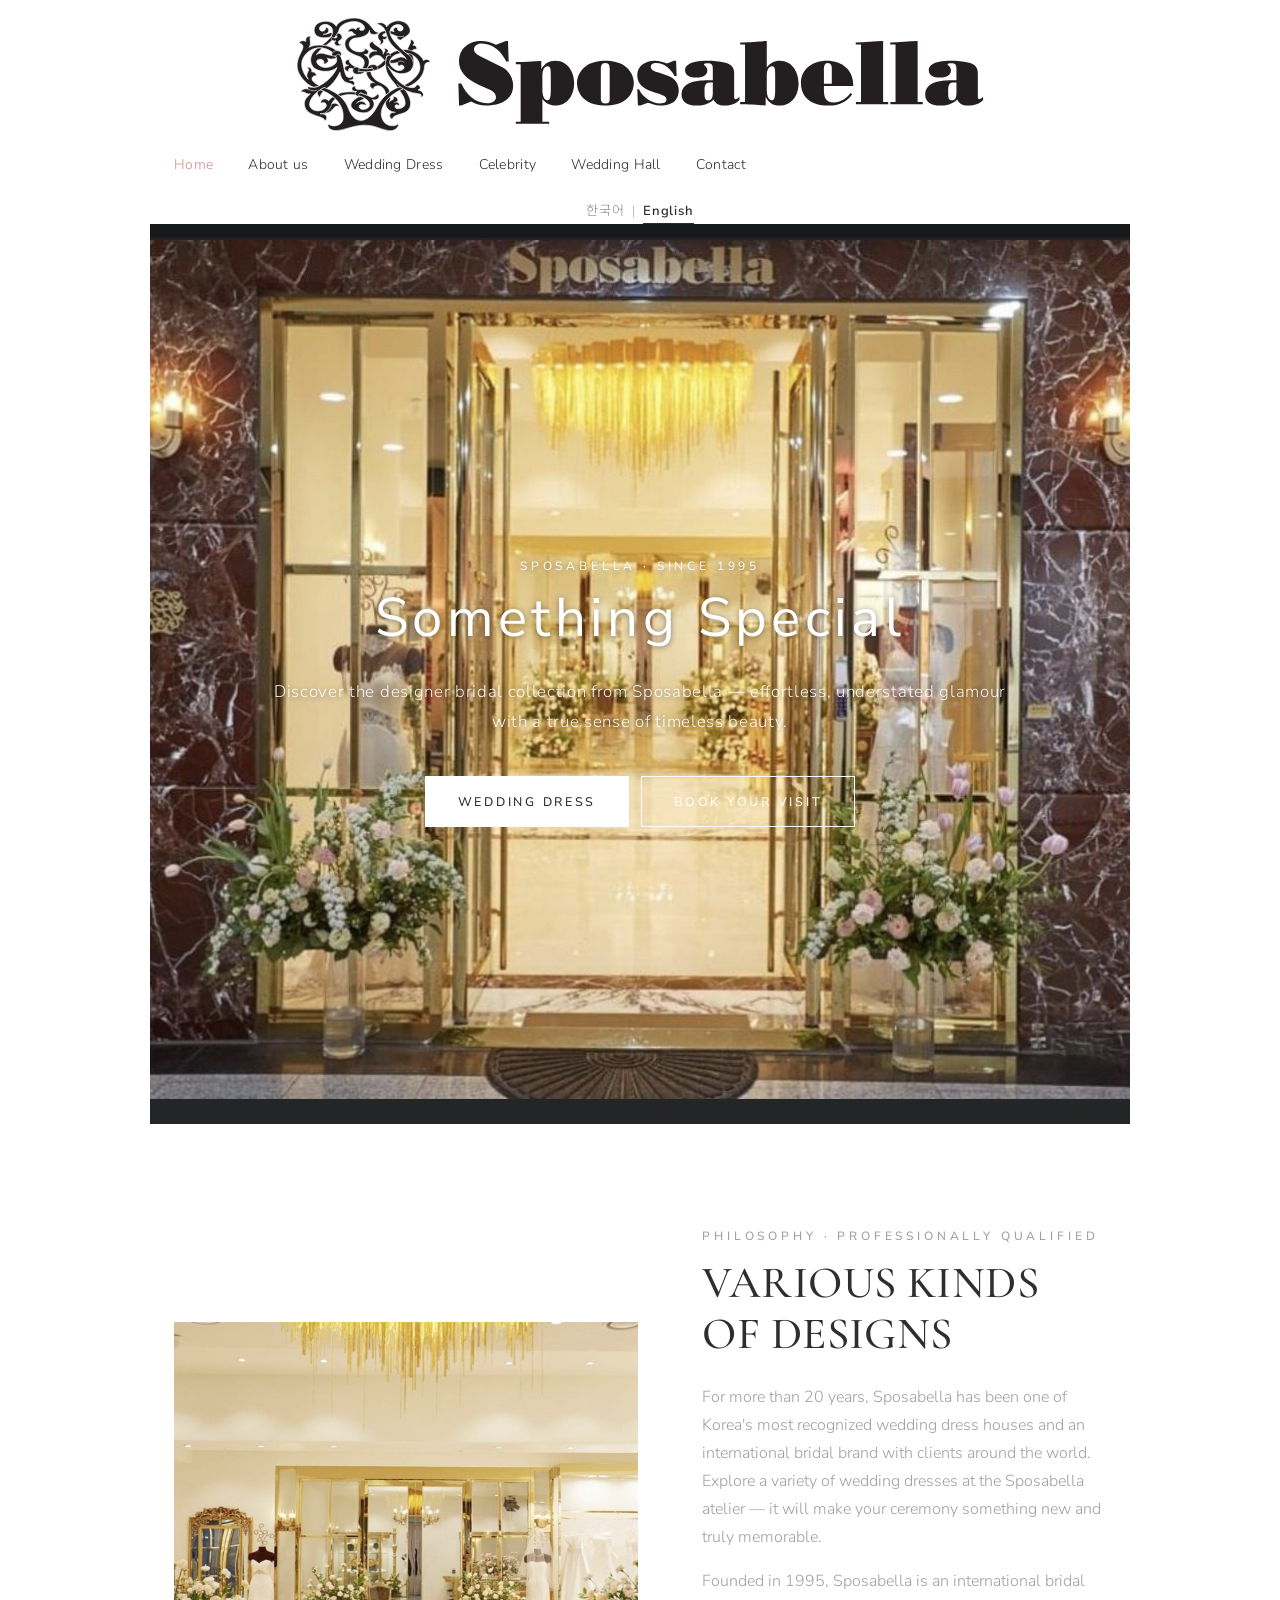
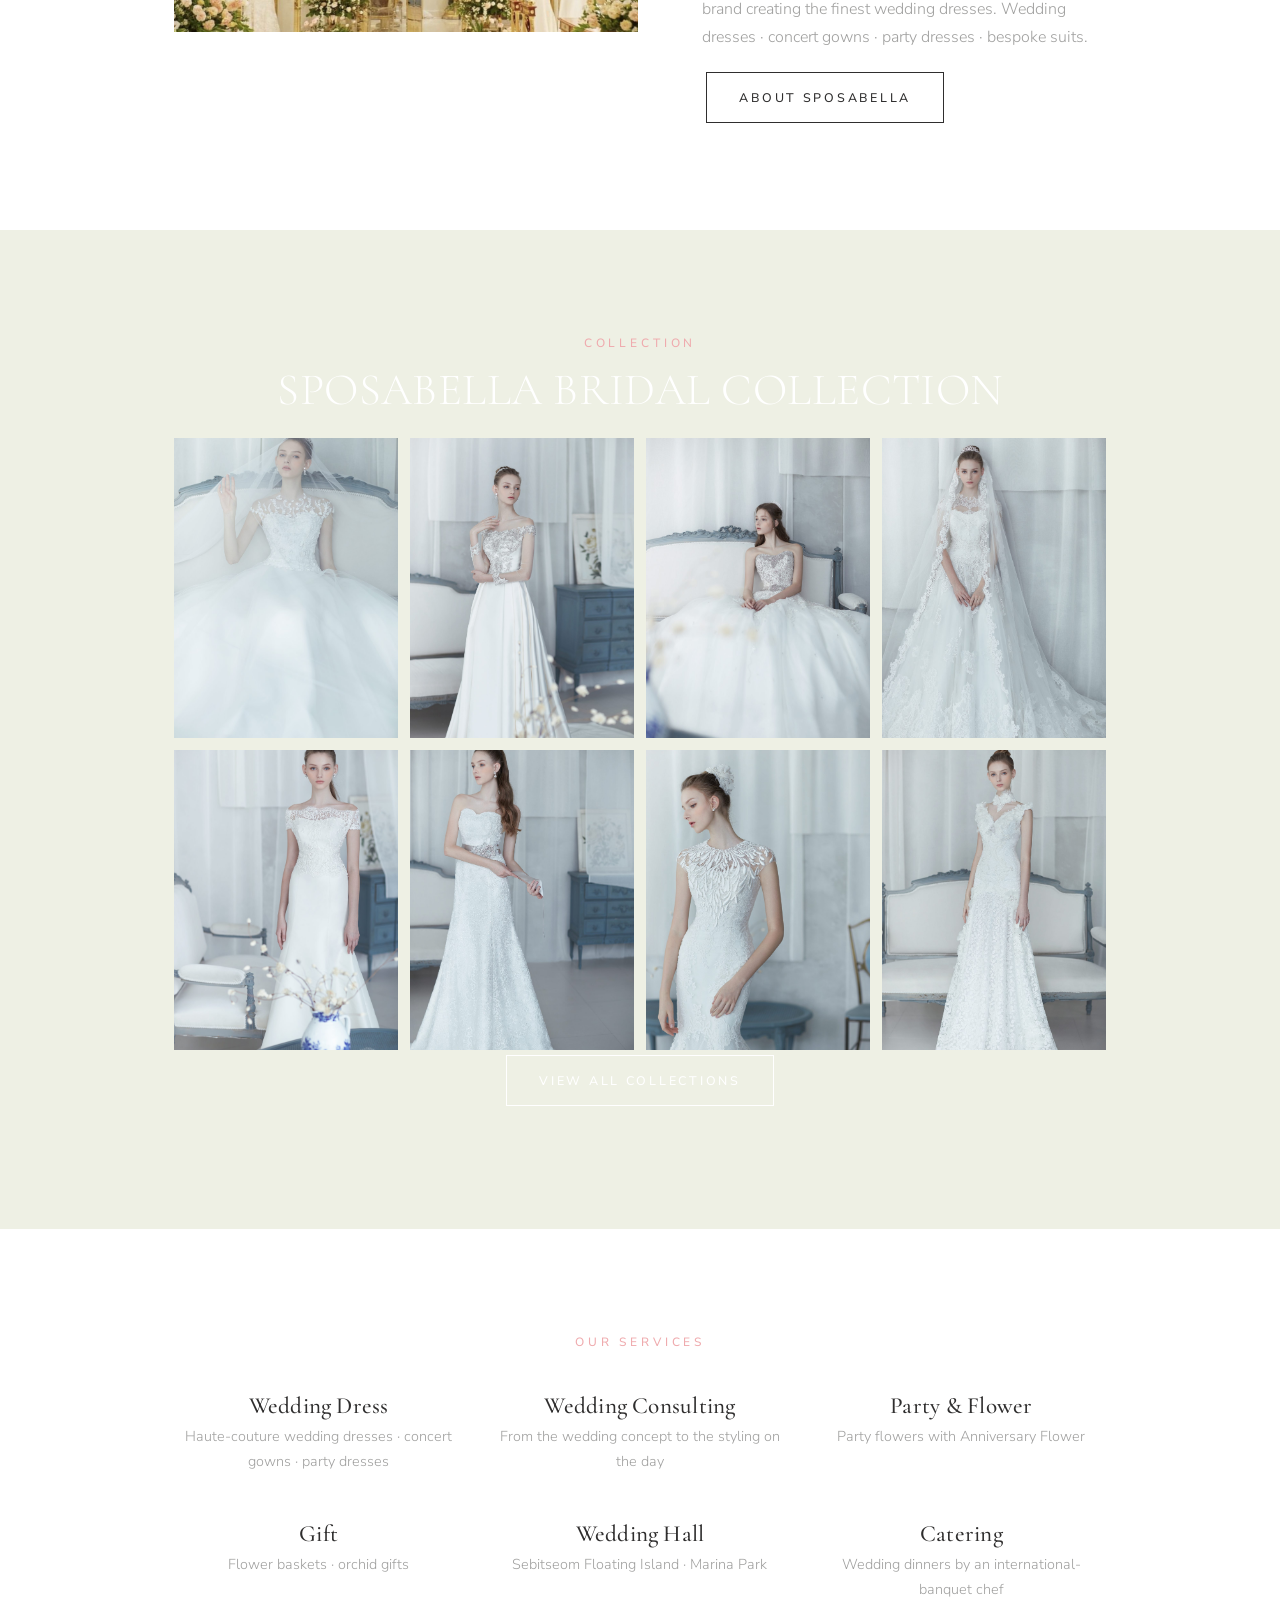
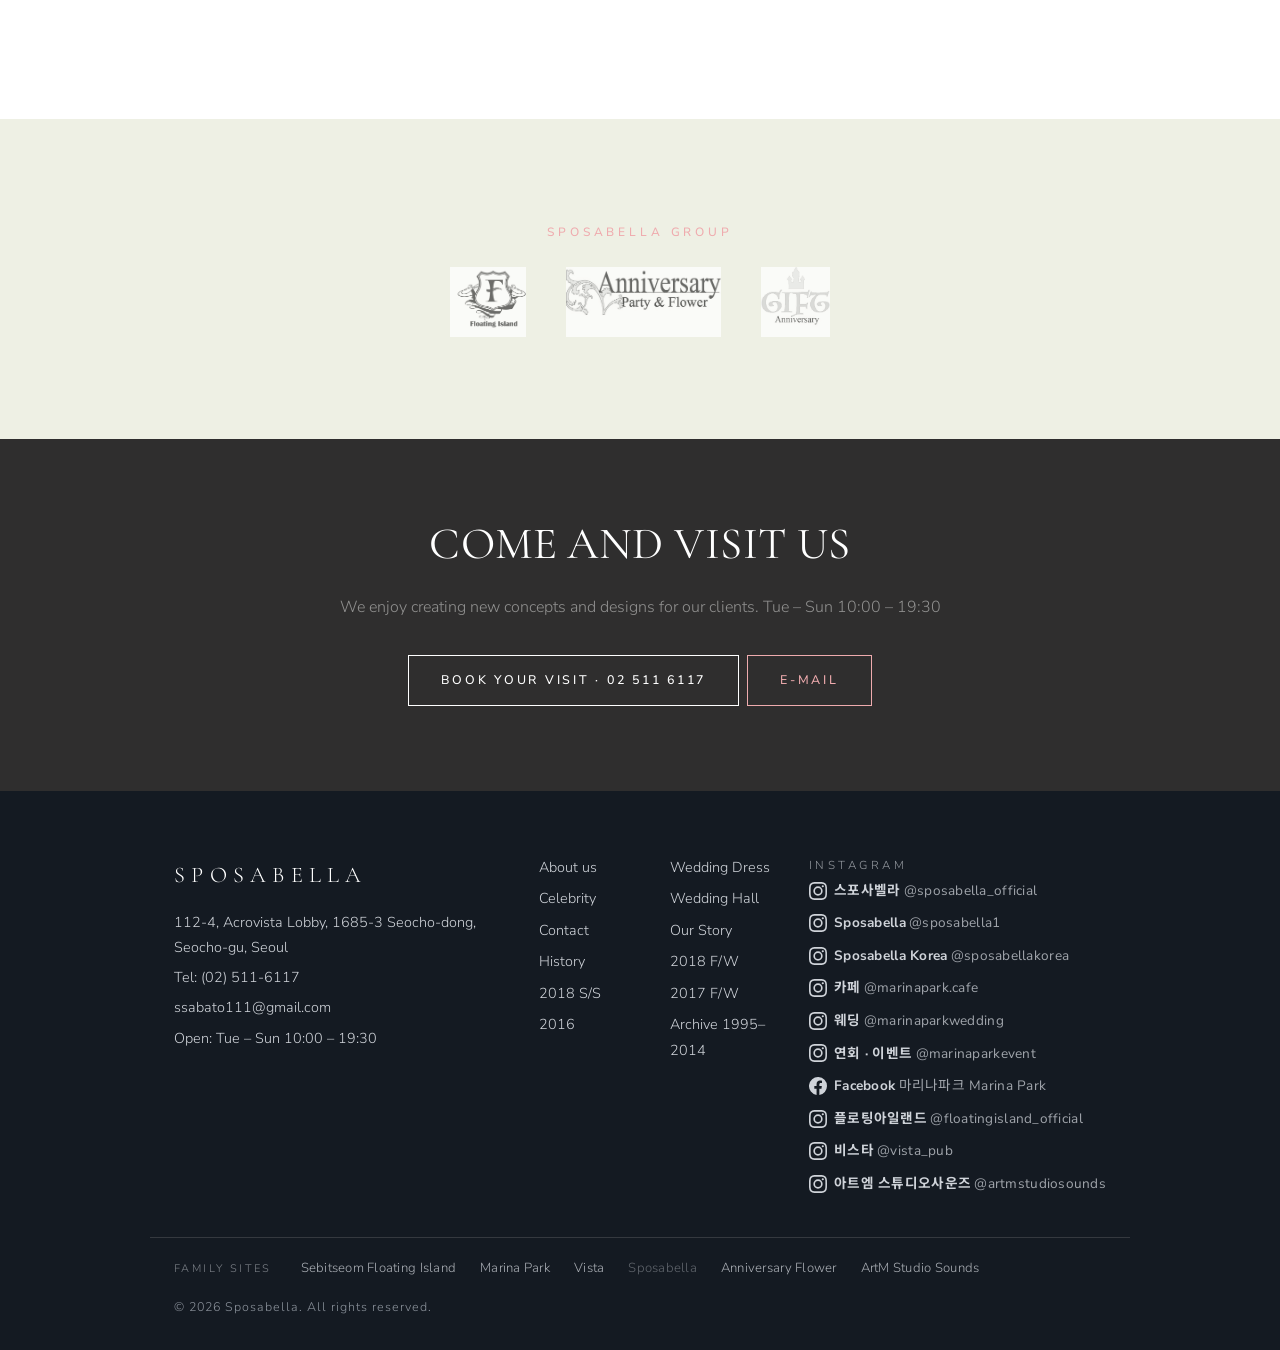
<file: index-en.html>
<!DOCTYPE html>
<html lang="en">
<head>
<meta charset="utf-8">
<meta name="viewport" content="width=device-width, initial-scale=1">
<title>Home | Sposabella</title>
<meta name="description" content="Sposabella — an international bridal brand since 1995. Wedding dresses, party dresses, concert gowns and bespoke suits. Acrovista, Seocho, Seoul.">
<meta property="og:site_name" content="Sposabella">
<meta property="og:title" content="Home | Sposabella">
<meta property="og:type" content="website">
<meta property="og:image" content="images/2649b2_05fe499776144d0fb7aadeecd679acff.jpeg">
<link rel="icon" href="favicon.svg" type="image/svg+xml">
<link rel="alternate" hreflang="ko" href="index.html">
<link rel="alternate" hreflang="en" href="index-en.html">
<link rel="alternate" hreflang="x-default" href="index.html">
<link rel="preconnect" href="https://fonts.googleapis.com">
<link rel="preconnect" href="https://fonts.gstatic.com" crossorigin>
<link href="https://fonts.googleapis.com/css2?family=Nunito+Sans:wght@200;300;400;600&family=Cormorant+Garamond:ital,wght@0,400;0,500;1,400&family=Noto+Sans+KR:wght@300;400;500;700&display=swap" rel="stylesheet">
<link rel="stylesheet" href="css/style.css?v=9">
</head>
<body class="page-index">
<header class="site-header header-banner">
  <div class="wrap">
    <a class="brand logo-banner" href="index-en.html"><img src="images/sposabella-logo.svg" alt="Sposabella" width="3113" height="581" onerror="this.style.display='none';this.nextElementSibling.style.display='inline'"><span class="brand-main" style="display:none">SPOSABELLA</span></a>
    <button class="nav-toggle" aria-label="Open menu" aria-expanded="false"><span></span><span></span><span></span></button>
    <nav class="site-nav"><ul>
<li class="active"><a href="index-en.html">Home</a></li>
<li class="has-sub"><a href="about-en.html">About us</a><ul class="sub"><li><a href="about-en.html#story">Our Story</a></li><li><a href="about-en.html#history">History</a></li></ul></li>
<li class="has-sub"><a href="wedding-dress-en.html">Wedding Dress</a><ul class="sub"><li><a href="wedding-dress-en.html#c2018fw">2018 F/W</a></li><li><a href="wedding-dress-en.html#c2018ss">2018 S/S</a></li><li><a href="wedding-dress-en.html#c2017fw">2017 F/W</a></li><li><a href="wedding-dress-en.html#c2016">2016</a></li><li><a href="wedding-dress-en.html#archive">Archive 1995–2014</a></li></ul></li>
<li class=""><a href="celebrity-en.html">Celebrity</a></li>
<li class=""><a href="wedding-hall-en.html">Wedding Hall</a></li>
<li class=""><a href="contact-en.html">Contact</a></li>
    </ul></nav>
    <div class="lang-switch" aria-label="Language"><a href="index-en.html" lang="ko">한국어</a><span>|</span><a href="index-en.html" class="on" lang="en">English</a></div>
  </div>
</header>

<section class="hero" style="background-image:url('images/2649b2_05fe499776144d0fb7aadeecd679acff.jpeg')">
  <div class="hero-inner">
    <p class="eyebrow">Sposabella · Since 1995</p>
    <h1>Something Special</h1>
    <p class="lead">Discover the designer bridal collection from Sposabella — effortless, understated glamour with a true sense of timeless beauty.</p>
    <div class="hero-cta">
      <a class="btn btn-light" href="wedding-dress-en.html">Wedding Dress</a>
      <a class="btn btn-outline" href="contact-en.html">Book your visit</a>
    </div>
  </div>
</section>

<section class="section">
  <div class="wrap split">
    <div class="split-img"><img src="images/2649b2_48ec484849154d42a9bac509fbd69849.jpeg" loading="lazy" alt="Sposabella bridal"></div>
    <div class="split-text">
      <p class="eyebrow">Philosophy · Professionally Qualified</p>
      <h2>Various Kinds of Designs</h2>
      <p>For more than 20 years, Sposabella has been one of Korea's most recognized wedding dress houses and an international bridal brand with clients around the world. Explore a variety of wedding dresses at the Sposabella atelier — it will make your ceremony something new and truly memorable.</p>
      <p>Founded in 1995, Sposabella is an international bridal brand creating the finest wedding dresses. Wedding dresses · concert gowns · party dresses · bespoke suits.</p>
      <a class="btn" href="about-en.html">About Sposabella</a>
    </div>
  </div>
</section>

<section class="section alt">
  <div class="wrap">
    <p class="eyebrow center">Collection</p>
    <h2 class="center">Sposabella Bridal Collection</h2>
    <div class="gallery cols-4">
<a class="g-item portrait" href="images/2649b2_c4d010cad06745ddb3d856d39c19d69c.jpg" data-lightbox><img src="images/2649b2_c4d010cad06745ddb3d856d39c19d69c.jpg" loading="lazy" alt=""></a>
<a class="g-item portrait" href="images/2649b2_673a744cb8fd4f07b0156293e3c4d8b3.jpg" data-lightbox><img src="images/2649b2_673a744cb8fd4f07b0156293e3c4d8b3.jpg" loading="lazy" alt=""></a>
<a class="g-item portrait" href="images/2649b2_7028248338824ccd87e45743f5ae8313.jpg" data-lightbox><img src="images/2649b2_7028248338824ccd87e45743f5ae8313.jpg" loading="lazy" alt=""></a>
<a class="g-item portrait" href="images/2649b2_f069021f1b0246a89b19cad4129b8dab.jpg" data-lightbox><img src="images/2649b2_f069021f1b0246a89b19cad4129b8dab.jpg" loading="lazy" alt=""></a>
<a class="g-item portrait" href="images/2649b2_7db96b5a44784493912d6a4156015ff0.jpg" data-lightbox><img src="images/2649b2_7db96b5a44784493912d6a4156015ff0.jpg" loading="lazy" alt=""></a>
<a class="g-item portrait" href="images/2649b2_17f97f644e1e4fb4a4cd07ae2b82537e.jpg" data-lightbox><img src="images/2649b2_17f97f644e1e4fb4a4cd07ae2b82537e.jpg" loading="lazy" alt=""></a>
<a class="g-item portrait" href="images/2649b2_7894fbf5a36744589bf8ffcc0d61e990.jpg" data-lightbox><img src="images/2649b2_7894fbf5a36744589bf8ffcc0d61e990.jpg" loading="lazy" alt=""></a>
<a class="g-item portrait" href="images/2649b2_42a516097e8840bcafde33e1793489e3.jpg" data-lightbox><img src="images/2649b2_42a516097e8840bcafde33e1793489e3.jpg" loading="lazy" alt=""></a>
</div>
    <p class="center"><a class="btn" href="wedding-dress-en.html">View all collections</a></p>
  </div>
</section>

<section class="section">
  <div class="wrap">
    <p class="eyebrow center">Our Services</p>
    <div class="service-list">
      <div><h3>Wedding Dress</h3><p>Haute-couture wedding dresses · concert gowns · party dresses</p></div>
      <div><h3>Wedding Consulting</h3><p>From the wedding concept to the styling on the day</p></div>
      <div><h3>Party &amp; Flower</h3><p>Party flowers with Anniversary Flower</p></div>
      <div><h3>Gift</h3><p>Flower baskets · orchid gifts</p></div>
      <div><h3>Wedding Hall</h3><p>Sebitseom Floating Island · Marina Park</p></div>
      <div><h3>Catering</h3><p>Wedding dinners by an international-banquet chef</p></div>
    </div>
  </div>
</section>

<section class="section alt">
  <div class="wrap center">
    <p class="eyebrow">Sposabella Group</p>
    <div class="group-row">
      <a href="https://www.floatingisland.co.kr" target="_blank" rel="noopener"><img src="images/2649b2_2eff6fa5986b465db12ced985adb7511.jpg" alt="Floating Island" loading="lazy"></a>
      <a href="https://www.anniversaryflower.co.kr" target="_blank" rel="noopener"><img src="images/2649b2_4de5252b554e48bc82de758ee00aa01a.jpg" alt="Anniversary Party Flower" loading="lazy"></a>
      <a href="https://www.marinapark.co.kr" target="_blank" rel="noopener"><img src="images/2649b2_a140c96b7c0344ee95e9ac2ca9809c12.jpg" alt="Gift" loading="lazy"></a>
    </div>
  </div>
</section>

<section class="section cta-band"><div class="wrap center"><h2>Come and visit us</h2><p>We enjoy creating new concepts and designs for our clients. Tue – Sun 10:00 – 19:30</p><a class="btn btn-light" href="tel:025116117">Book your visit · 02 511 6117</a><a class="btn btn-outline" href="mailto:ssabato111@gmail.com">E-mail</a></div></section>

<footer class="site-footer">
  <div class="wrap footer-grid">
    <div class="f-col">
      <div class="f-brand">SPOSABELLA</div>
      <p>112-4, Acrovista Lobby, 1685-3 Seocho-dong, Seocho-gu, Seoul</p>
      <p>Tel: <a href="tel:025116117">(02) 511-6117</a></p>
      <p><a href="mailto:ssabato111@gmail.com">ssabato111@gmail.com</a></p>
      <p>Open: Tue – Sun 10:00 – 19:30</p>
    </div>
    <div class="f-col f-links"><a href="about-en.html">About us</a><a href="wedding-dress-en.html">Wedding Dress</a><a href="celebrity-en.html">Celebrity</a><a href="wedding-hall-en.html">Wedding Hall</a><a href="contact-en.html">Contact</a><a href="about-en.html#story">Our Story</a><a href="about-en.html#history">History</a><a href="wedding-dress-en.html#c2018fw">2018 F/W</a><a href="wedding-dress-en.html#c2018ss">2018 S/S</a><a href="wedding-dress-en.html#c2017fw">2017 F/W</a><a href="wedding-dress-en.html#c2016">2016</a><a href="wedding-dress-en.html#archive">Archive 1995–2014</a></div>
    <div class="f-col"><p class="f-social-title">Instagram</p><div class="f-social f-social-list"><a href="https://www.instagram.com/sposabella_official" target="_blank" rel="noopener" aria-label="인스타그램 스포사벨라 공식"><svg viewBox="0 0 24 24"><path d="M12 2.2c3.2 0 3.6 0 4.9.1 3.3.1 4.8 1.7 4.9 4.9.1 1.3.1 1.6.1 4.8s0 3.6-.1 4.8c-.1 3.2-1.7 4.8-4.9 4.9-1.3.1-1.6.1-4.9.1s-3.6 0-4.8-.1c-3.3-.1-4.8-1.7-4.9-4.9C2.2 15.6 2.2 15.2 2.2 12s0-3.6.1-4.8C2.4 3.9 4 2.4 7.2 2.3c1.2-.1 1.6-.1 4.8-.1zM12 0C8.7 0 8.3 0 7.1.1 2.7.3.3 2.7.1 7.1 0 8.3 0 8.7 0 12s0 3.7.1 4.9c.2 4.4 2.6 6.8 7 7 1.2.1 1.6.1 4.9.1s3.7 0 4.9-.1c4.4-.2 6.8-2.6 7-7 .1-1.2.1-1.6.1-4.9s0-3.7-.1-4.9c-.2-4.4-2.6-6.8-7-7C15.7 0 15.3 0 12 0zm0 5.8a6.2 6.2 0 1 0 0 12.4 6.2 6.2 0 0 0 0-12.4zM12 16a4 4 0 1 1 0-8 4 4 0 0 1 0 8zm6.4-11.8a1.4 1.4 0 1 0 0 2.9 1.4 1.4 0 0 0 0-2.9z"/></svg><span class="s-label"><b>스포사벨라</b> <span class="s-handle">@sposabella_official</span></span></a><a href="https://www.instagram.com/sposabella1" target="_blank" rel="noopener" aria-label="인스타그램 Sposabella official"><svg viewBox="0 0 24 24"><path d="M12 2.2c3.2 0 3.6 0 4.9.1 3.3.1 4.8 1.7 4.9 4.9.1 1.3.1 1.6.1 4.8s0 3.6-.1 4.8c-.1 3.2-1.7 4.8-4.9 4.9-1.3.1-1.6.1-4.9.1s-3.6 0-4.8-.1c-3.3-.1-4.8-1.7-4.9-4.9C2.2 15.6 2.2 15.2 2.2 12s0-3.6.1-4.8C2.4 3.9 4 2.4 7.2 2.3c1.2-.1 1.6-.1 4.8-.1zM12 0C8.7 0 8.3 0 7.1.1 2.7.3.3 2.7.1 7.1 0 8.3 0 8.7 0 12s0 3.7.1 4.9c.2 4.4 2.6 6.8 7 7 1.2.1 1.6.1 4.9.1s3.7 0 4.9-.1c4.4-.2 6.8-2.6 7-7 .1-1.2.1-1.6.1-4.9s0-3.7-.1-4.9c-.2-4.4-2.6-6.8-7-7C15.7 0 15.3 0 12 0zm0 5.8a6.2 6.2 0 1 0 0 12.4 6.2 6.2 0 0 0 0-12.4zM12 16a4 4 0 1 1 0-8 4 4 0 0 1 0 8zm6.4-11.8a1.4 1.4 0 1 0 0 2.9 1.4 1.4 0 0 0 0-2.9z"/></svg><span class="s-label"><b>Sposabella</b> <span class="s-handle">@sposabella1</span></span></a><a href="https://www.instagram.com/sposabellakorea" target="_blank" rel="noopener" aria-label="인스타그램 Sposabella Korea"><svg viewBox="0 0 24 24"><path d="M12 2.2c3.2 0 3.6 0 4.9.1 3.3.1 4.8 1.7 4.9 4.9.1 1.3.1 1.6.1 4.8s0 3.6-.1 4.8c-.1 3.2-1.7 4.8-4.9 4.9-1.3.1-1.6.1-4.9.1s-3.6 0-4.8-.1c-3.3-.1-4.8-1.7-4.9-4.9C2.2 15.6 2.2 15.2 2.2 12s0-3.6.1-4.8C2.4 3.9 4 2.4 7.2 2.3c1.2-.1 1.6-.1 4.8-.1zM12 0C8.7 0 8.3 0 7.1.1 2.7.3.3 2.7.1 7.1 0 8.3 0 8.7 0 12s0 3.7.1 4.9c.2 4.4 2.6 6.8 7 7 1.2.1 1.6.1 4.9.1s3.7 0 4.9-.1c4.4-.2 6.8-2.6 7-7 .1-1.2.1-1.6.1-4.9s0-3.7-.1-4.9c-.2-4.4-2.6-6.8-7-7C15.7 0 15.3 0 12 0zm0 5.8a6.2 6.2 0 1 0 0 12.4 6.2 6.2 0 0 0 0-12.4zM12 16a4 4 0 1 1 0-8 4 4 0 0 1 0 8zm6.4-11.8a1.4 1.4 0 1 0 0 2.9 1.4 1.4 0 0 0 0-2.9z"/></svg><span class="s-label"><b>Sposabella Korea</b> <span class="s-handle">@sposabellakorea</span></span></a><a href="https://www.instagram.com/marinapark.cafe" target="_blank" rel="noopener" aria-label="인스타그램 마리나파크 카페"><svg viewBox="0 0 24 24"><path d="M12 2.2c3.2 0 3.6 0 4.9.1 3.3.1 4.8 1.7 4.9 4.9.1 1.3.1 1.6.1 4.8s0 3.6-.1 4.8c-.1 3.2-1.7 4.8-4.9 4.9-1.3.1-1.6.1-4.9.1s-3.6 0-4.8-.1c-3.3-.1-4.8-1.7-4.9-4.9C2.2 15.6 2.2 15.2 2.2 12s0-3.6.1-4.8C2.4 3.9 4 2.4 7.2 2.3c1.2-.1 1.6-.1 4.8-.1zM12 0C8.7 0 8.3 0 7.1.1 2.7.3.3 2.7.1 7.1 0 8.3 0 8.7 0 12s0 3.7.1 4.9c.2 4.4 2.6 6.8 7 7 1.2.1 1.6.1 4.9.1s3.7 0 4.9-.1c4.4-.2 6.8-2.6 7-7 .1-1.2.1-1.6.1-4.9s0-3.7-.1-4.9c-.2-4.4-2.6-6.8-7-7C15.7 0 15.3 0 12 0zm0 5.8a6.2 6.2 0 1 0 0 12.4 6.2 6.2 0 0 0 0-12.4zM12 16a4 4 0 1 1 0-8 4 4 0 0 1 0 8zm6.4-11.8a1.4 1.4 0 1 0 0 2.9 1.4 1.4 0 0 0 0-2.9z"/></svg><span class="s-label"><b>카페</b> <span class="s-handle">@marinapark.cafe</span></span></a><a href="https://www.instagram.com/marinaparkwedding" target="_blank" rel="noopener" aria-label="인스타그램 마리나파크 웨딩"><svg viewBox="0 0 24 24"><path d="M12 2.2c3.2 0 3.6 0 4.9.1 3.3.1 4.8 1.7 4.9 4.9.1 1.3.1 1.6.1 4.8s0 3.6-.1 4.8c-.1 3.2-1.7 4.8-4.9 4.9-1.3.1-1.6.1-4.9.1s-3.6 0-4.8-.1c-3.3-.1-4.8-1.7-4.9-4.9C2.2 15.6 2.2 15.2 2.2 12s0-3.6.1-4.8C2.4 3.9 4 2.4 7.2 2.3c1.2-.1 1.6-.1 4.8-.1zM12 0C8.7 0 8.3 0 7.1.1 2.7.3.3 2.7.1 7.1 0 8.3 0 8.7 0 12s0 3.7.1 4.9c.2 4.4 2.6 6.8 7 7 1.2.1 1.6.1 4.9.1s3.7 0 4.9-.1c4.4-.2 6.8-2.6 7-7 .1-1.2.1-1.6.1-4.9s0-3.7-.1-4.9c-.2-4.4-2.6-6.8-7-7C15.7 0 15.3 0 12 0zm0 5.8a6.2 6.2 0 1 0 0 12.4 6.2 6.2 0 0 0 0-12.4zM12 16a4 4 0 1 1 0-8 4 4 0 0 1 0 8zm6.4-11.8a1.4 1.4 0 1 0 0 2.9 1.4 1.4 0 0 0 0-2.9z"/></svg><span class="s-label"><b>웨딩</b> <span class="s-handle">@marinaparkwedding</span></span></a><a href="https://www.instagram.com/marinaparkevent" target="_blank" rel="noopener" aria-label="인스타그램 마리나파크 이벤트"><svg viewBox="0 0 24 24"><path d="M12 2.2c3.2 0 3.6 0 4.9.1 3.3.1 4.8 1.7 4.9 4.9.1 1.3.1 1.6.1 4.8s0 3.6-.1 4.8c-.1 3.2-1.7 4.8-4.9 4.9-1.3.1-1.6.1-4.9.1s-3.6 0-4.8-.1c-3.3-.1-4.8-1.7-4.9-4.9C2.2 15.6 2.2 15.2 2.2 12s0-3.6.1-4.8C2.4 3.9 4 2.4 7.2 2.3c1.2-.1 1.6-.1 4.8-.1zM12 0C8.7 0 8.3 0 7.1.1 2.7.3.3 2.7.1 7.1 0 8.3 0 8.7 0 12s0 3.7.1 4.9c.2 4.4 2.6 6.8 7 7 1.2.1 1.6.1 4.9.1s3.7 0 4.9-.1c4.4-.2 6.8-2.6 7-7 .1-1.2.1-1.6.1-4.9s0-3.7-.1-4.9c-.2-4.4-2.6-6.8-7-7C15.7 0 15.3 0 12 0zm0 5.8a6.2 6.2 0 1 0 0 12.4 6.2 6.2 0 0 0 0-12.4zM12 16a4 4 0 1 1 0-8 4 4 0 0 1 0 8zm6.4-11.8a1.4 1.4 0 1 0 0 2.9 1.4 1.4 0 0 0 0-2.9z"/></svg><span class="s-label"><b>연회 · 이벤트</b> <span class="s-handle">@marinaparkevent</span></span></a><a href="https://www.facebook.com/marinaparkseoul" target="_blank" rel="noopener" aria-label="Facebook"><svg viewBox="0 0 24 24"><path d="M24 12a12 12 0 1 0-13.9 11.9v-8.4H7.1V12h3V9.4c0-3 1.8-4.7 4.5-4.7 1.3 0 2.7.2 2.7.2v3h-1.5c-1.5 0-2 .9-2 1.9V12h3.3l-.5 3.5h-2.8v8.4A12 12 0 0 0 24 12z"/></svg><span class="s-label"><b>Facebook</b> <span class="s-handle">마리나파크 Marina Park</span></span></a><a href="https://www.instagram.com/floatingisland_official" target="_blank" rel="noopener" aria-label="인스타그램 세빛섬 플로팅아일랜드"><svg viewBox="0 0 24 24"><path d="M12 2.2c3.2 0 3.6 0 4.9.1 3.3.1 4.8 1.7 4.9 4.9.1 1.3.1 1.6.1 4.8s0 3.6-.1 4.8c-.1 3.2-1.7 4.8-4.9 4.9-1.3.1-1.6.1-4.9.1s-3.6 0-4.8-.1c-3.3-.1-4.8-1.7-4.9-4.9C2.2 15.6 2.2 15.2 2.2 12s0-3.6.1-4.8C2.4 3.9 4 2.4 7.2 2.3c1.2-.1 1.6-.1 4.8-.1zM12 0C8.7 0 8.3 0 7.1.1 2.7.3.3 2.7.1 7.1 0 8.3 0 8.7 0 12s0 3.7.1 4.9c.2 4.4 2.6 6.8 7 7 1.2.1 1.6.1 4.9.1s3.7 0 4.9-.1c4.4-.2 6.8-2.6 7-7 .1-1.2.1-1.6.1-4.9s0-3.7-.1-4.9c-.2-4.4-2.6-6.8-7-7C15.7 0 15.3 0 12 0zm0 5.8a6.2 6.2 0 1 0 0 12.4 6.2 6.2 0 0 0 0-12.4zM12 16a4 4 0 1 1 0-8 4 4 0 0 1 0 8zm6.4-11.8a1.4 1.4 0 1 0 0 2.9 1.4 1.4 0 0 0 0-2.9z"/></svg><span class="s-label"><b>플로팅아일랜드</b> <span class="s-handle">@floatingisland_official</span></span></a><a href="https://www.instagram.com/vista_pub" target="_blank" rel="noopener" aria-label="인스타그램 비스타"><svg viewBox="0 0 24 24"><path d="M12 2.2c3.2 0 3.6 0 4.9.1 3.3.1 4.8 1.7 4.9 4.9.1 1.3.1 1.6.1 4.8s0 3.6-.1 4.8c-.1 3.2-1.7 4.8-4.9 4.9-1.3.1-1.6.1-4.9.1s-3.6 0-4.8-.1c-3.3-.1-4.8-1.7-4.9-4.9C2.2 15.6 2.2 15.2 2.2 12s0-3.6.1-4.8C2.4 3.9 4 2.4 7.2 2.3c1.2-.1 1.6-.1 4.8-.1zM12 0C8.7 0 8.3 0 7.1.1 2.7.3.3 2.7.1 7.1 0 8.3 0 8.7 0 12s0 3.7.1 4.9c.2 4.4 2.6 6.8 7 7 1.2.1 1.6.1 4.9.1s3.7 0 4.9-.1c4.4-.2 6.8-2.6 7-7 .1-1.2.1-1.6.1-4.9s0-3.7-.1-4.9c-.2-4.4-2.6-6.8-7-7C15.7 0 15.3 0 12 0zm0 5.8a6.2 6.2 0 1 0 0 12.4 6.2 6.2 0 0 0 0-12.4zM12 16a4 4 0 1 1 0-8 4 4 0 0 1 0 8zm6.4-11.8a1.4 1.4 0 1 0 0 2.9 1.4 1.4 0 0 0 0-2.9z"/></svg><span class="s-label"><b>비스타</b> <span class="s-handle">@vista_pub</span></span></a><a href="https://www.instagram.com/artmstudiosounds" target="_blank" rel="noopener" aria-label="인스타그램 아트엠 스튜디오사운즈"><svg viewBox="0 0 24 24"><path d="M12 2.2c3.2 0 3.6 0 4.9.1 3.3.1 4.8 1.7 4.9 4.9.1 1.3.1 1.6.1 4.8s0 3.6-.1 4.8c-.1 3.2-1.7 4.8-4.9 4.9-1.3.1-1.6.1-4.9.1s-3.6 0-4.8-.1c-3.3-.1-4.8-1.7-4.9-4.9C2.2 15.6 2.2 15.2 2.2 12s0-3.6.1-4.8C2.4 3.9 4 2.4 7.2 2.3c1.2-.1 1.6-.1 4.8-.1zM12 0C8.7 0 8.3 0 7.1.1 2.7.3.3 2.7.1 7.1 0 8.3 0 8.7 0 12s0 3.7.1 4.9c.2 4.4 2.6 6.8 7 7 1.2.1 1.6.1 4.9.1s3.7 0 4.9-.1c4.4-.2 6.8-2.6 7-7 .1-1.2.1-1.6.1-4.9s0-3.7-.1-4.9c-.2-4.4-2.6-6.8-7-7C15.7 0 15.3 0 12 0zm0 5.8a6.2 6.2 0 1 0 0 12.4 6.2 6.2 0 0 0 0-12.4zM12 16a4 4 0 1 1 0-8 4 4 0 0 1 0 8zm6.4-11.8a1.4 1.4 0 1 0 0 2.9 1.4 1.4 0 0 0 0-2.9z"/></svg><span class="s-label"><b>아트엠 스튜디오사운즈</b> <span class="s-handle">@artmstudiosounds</span></span></a></div></div>
  </div>
  <div class="wrap family-sites"><span class="fs-label">Family Sites</span><a href="https://floatingisland.co.kr" target="_blank" rel="noopener">Sebitseom Floating Island</a> <a href="https://marinapark.co.kr" target="_blank" rel="noopener">Marina Park</a> <a href="https://vistapub.co.kr" target="_blank" rel="noopener">Vista</a> <span class="current">Sposabella</span> <a href="https://anniversaryflower.co.kr" target="_blank" rel="noopener">Anniversary Flower</a> <a href="https://artmstudiosounds.com" target="_blank" rel="noopener">ArtM Studio Sounds</a></div>
  <div class="wrap copyright">© 2026 Sposabella. All rights reserved.</div>
</footer>
<div class="lightbox" id="lightbox" hidden><button class="lb-close" aria-label="닫기">&times;</button><button class="lb-prev" aria-label="이전">&#8249;</button><img alt=""><button class="lb-next" aria-label="다음">&#8250;</button></div>
<script src="js/main.js"></script>
</body>
</html>
</file>
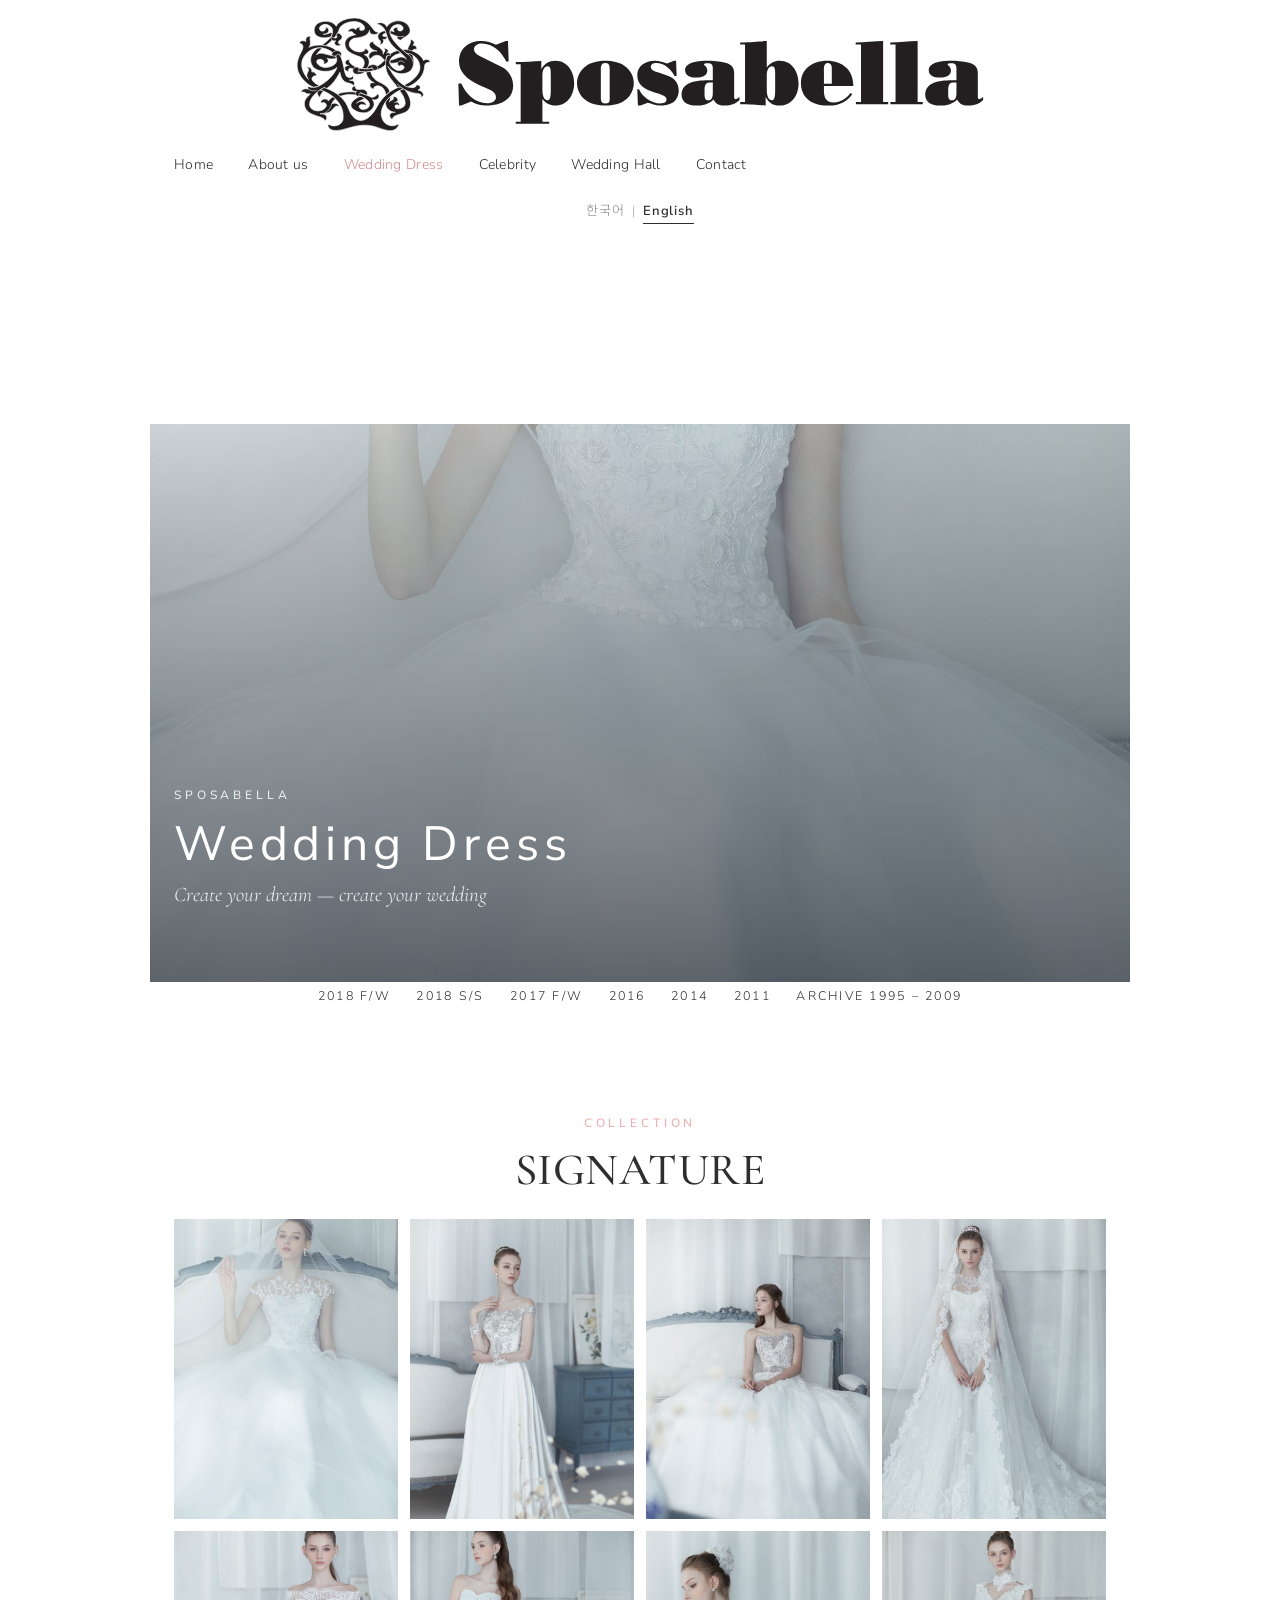
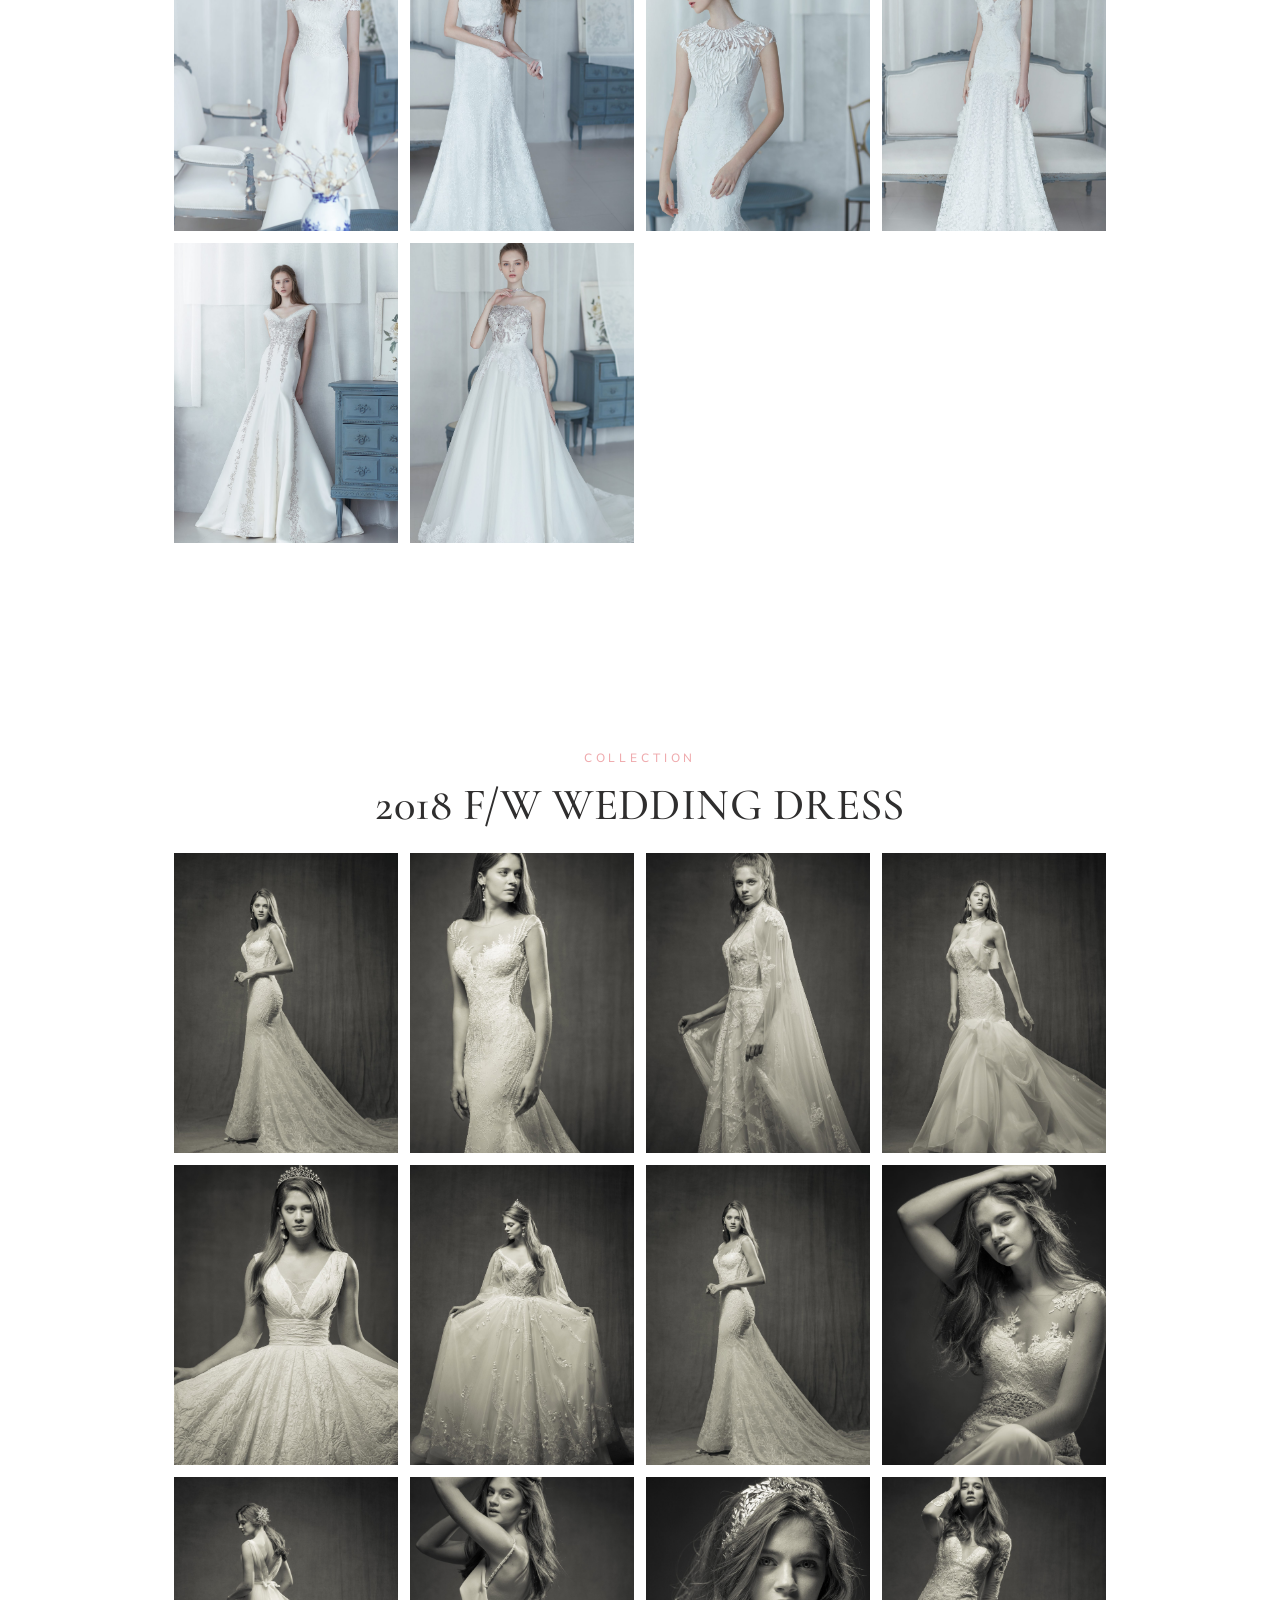
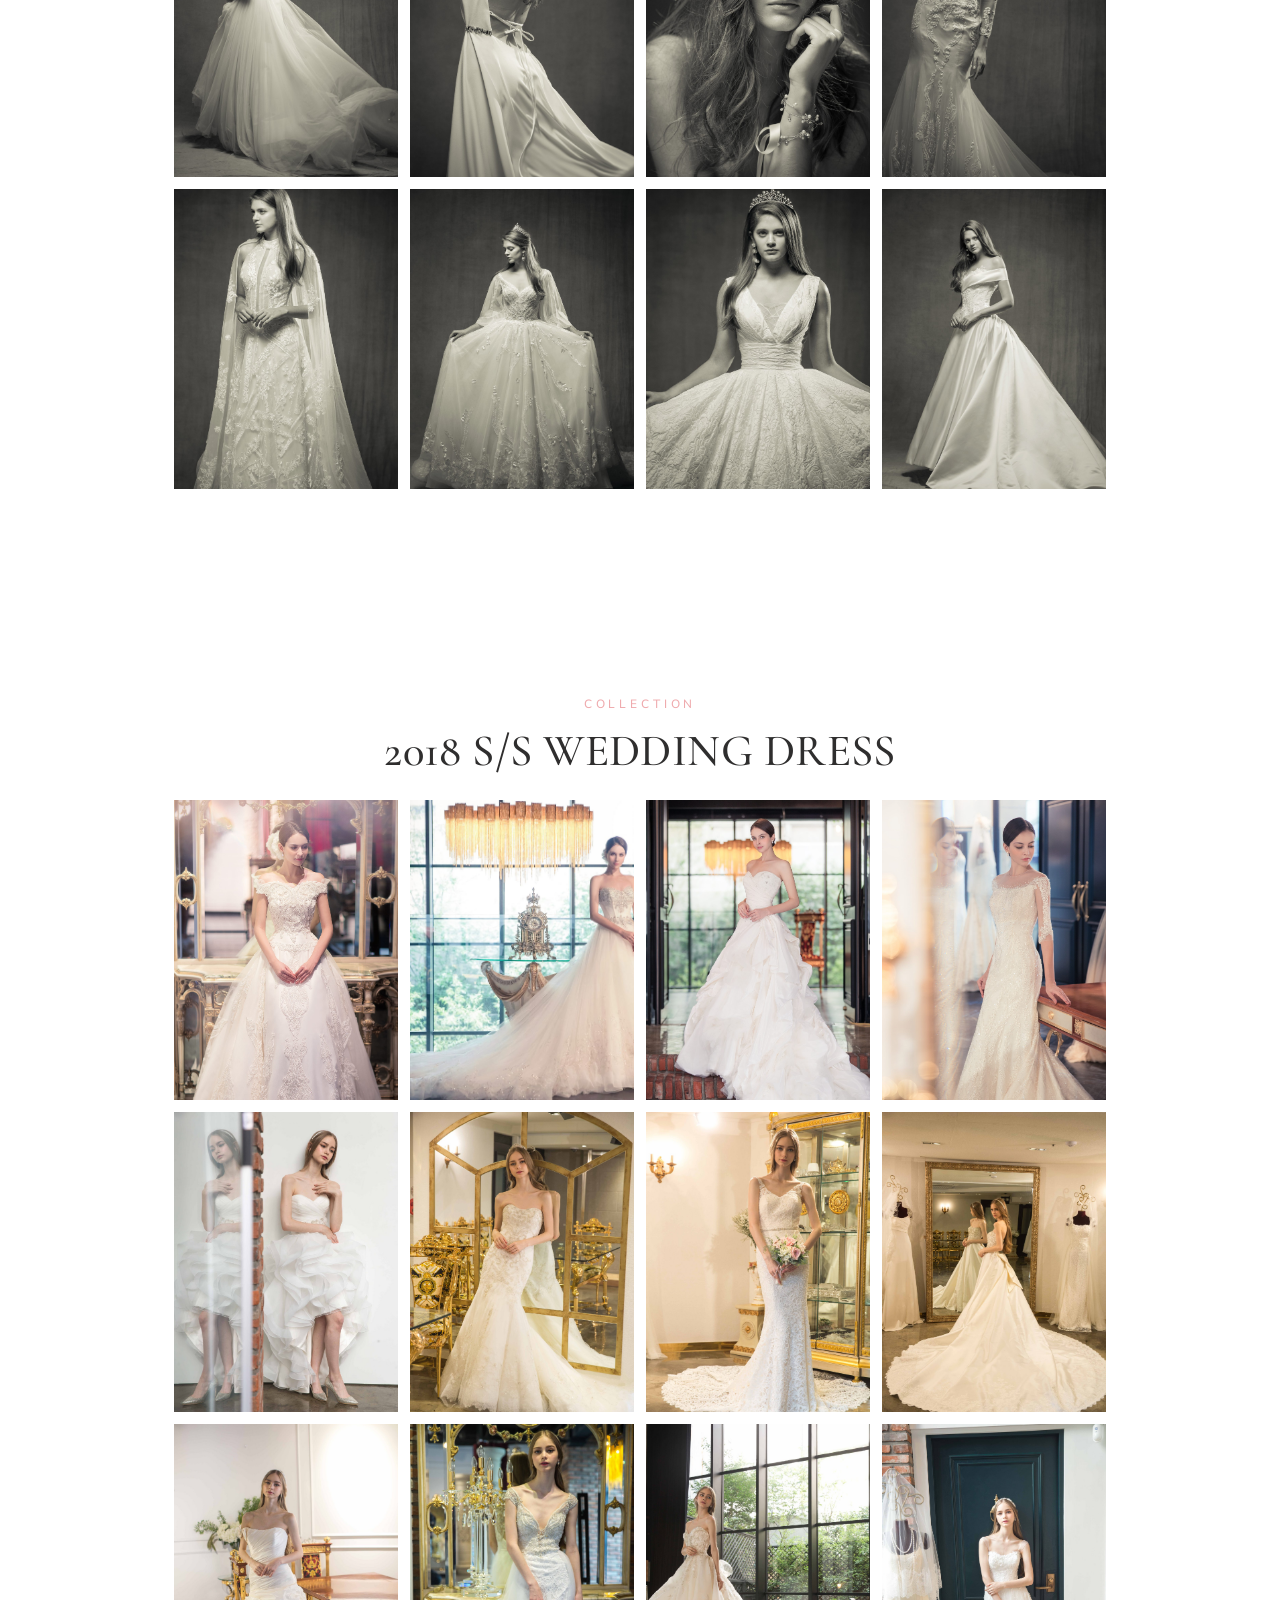
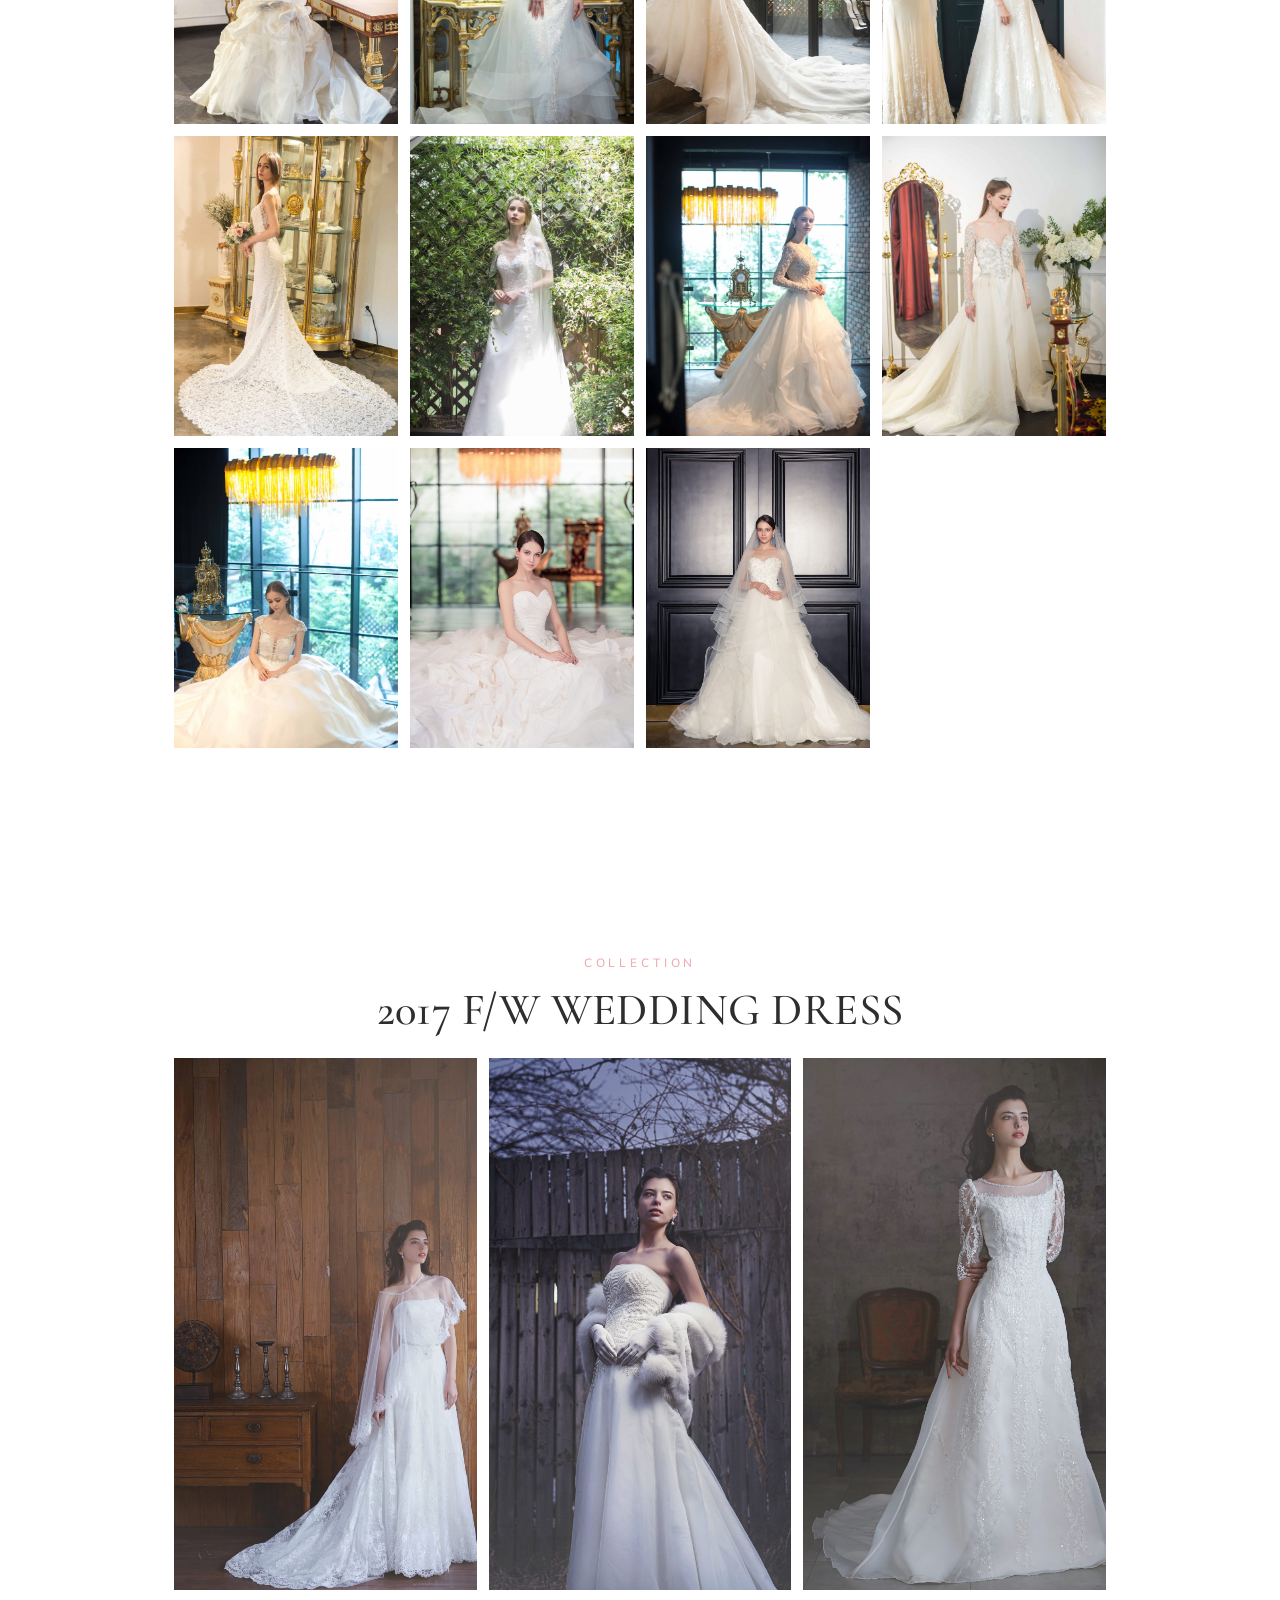
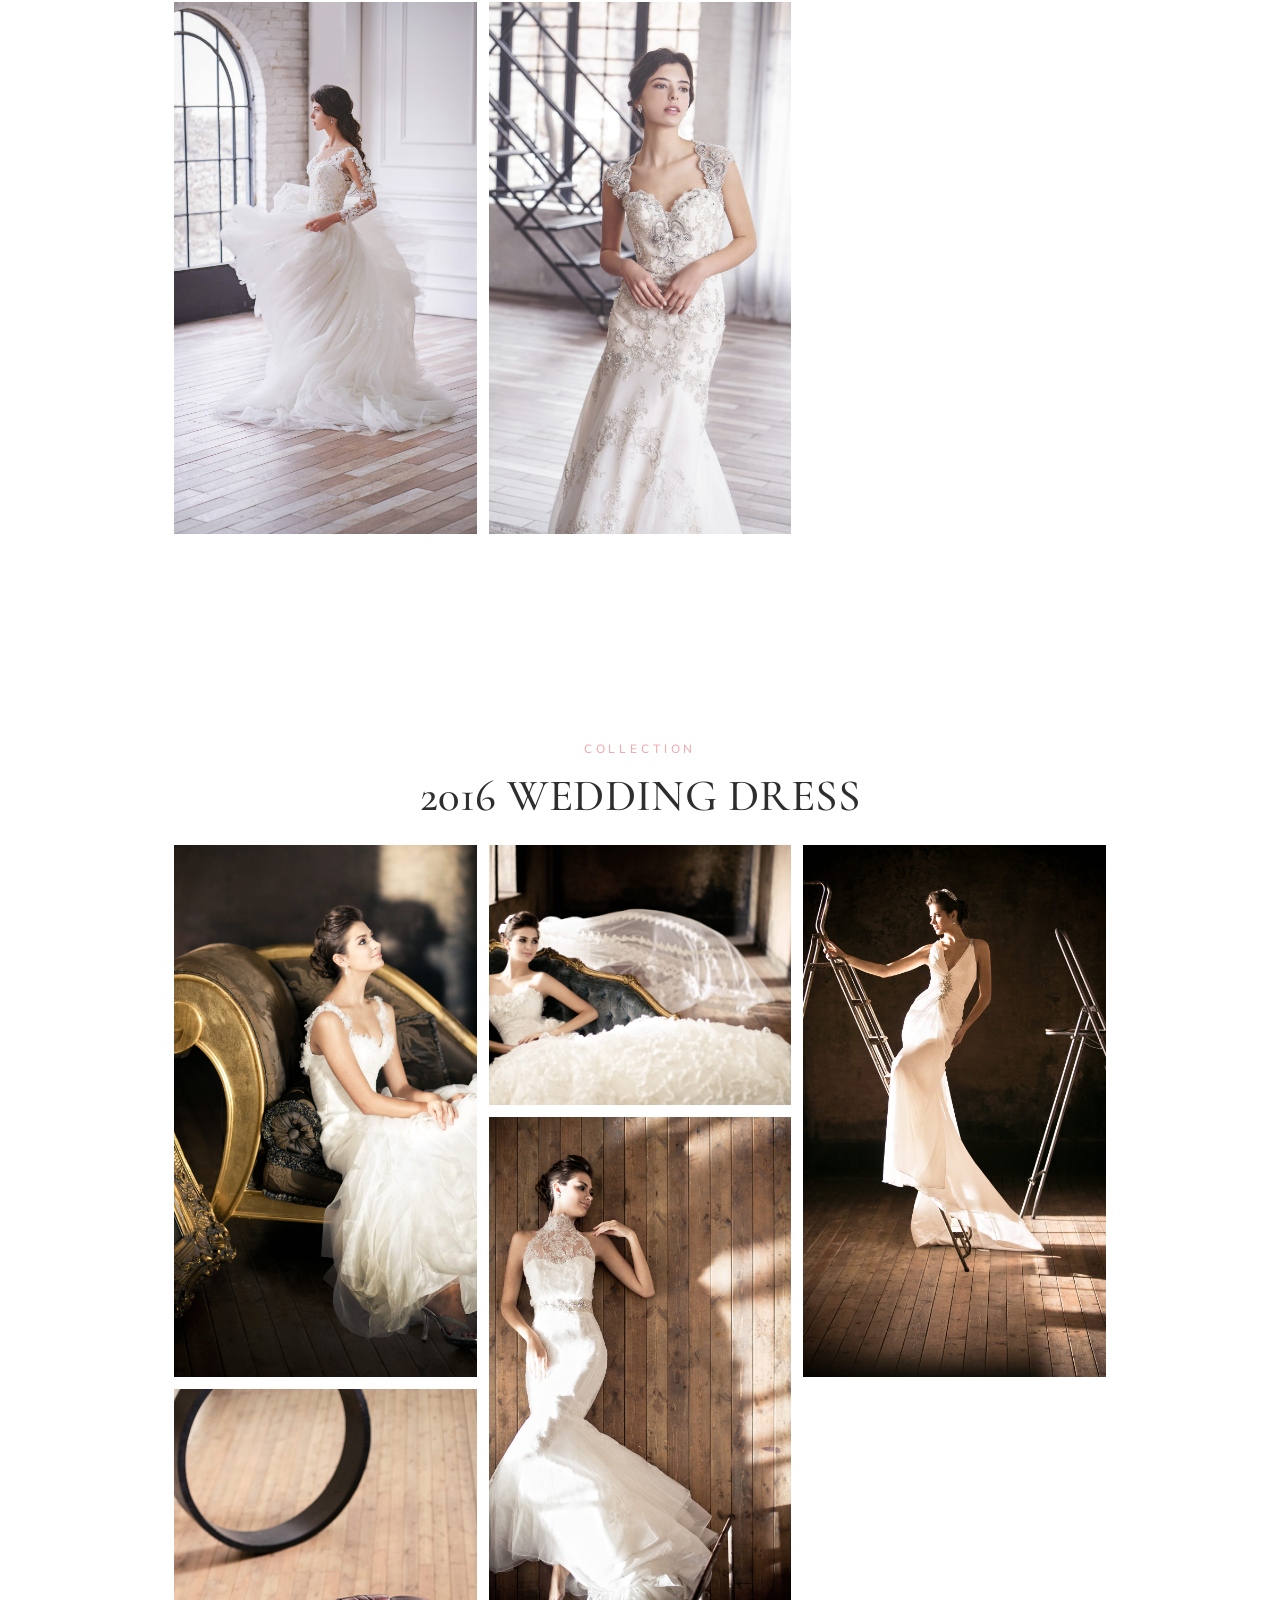
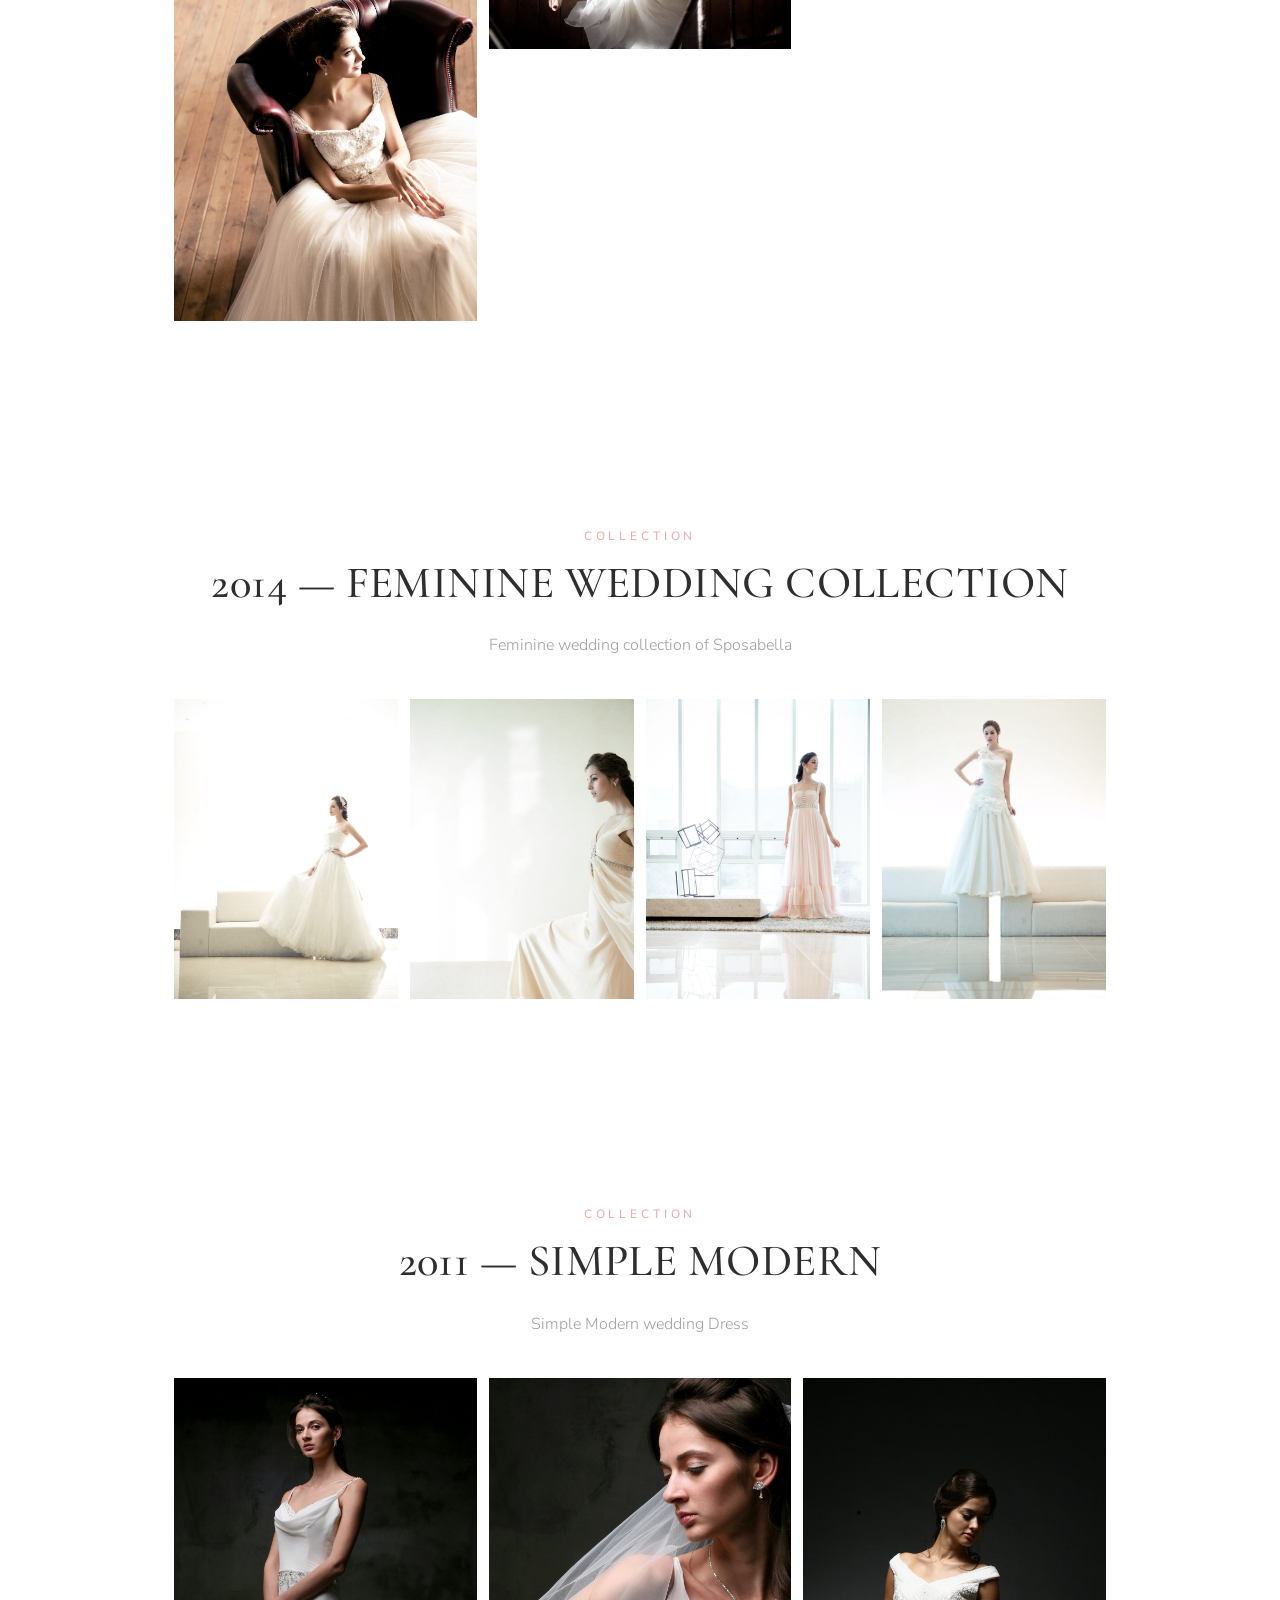
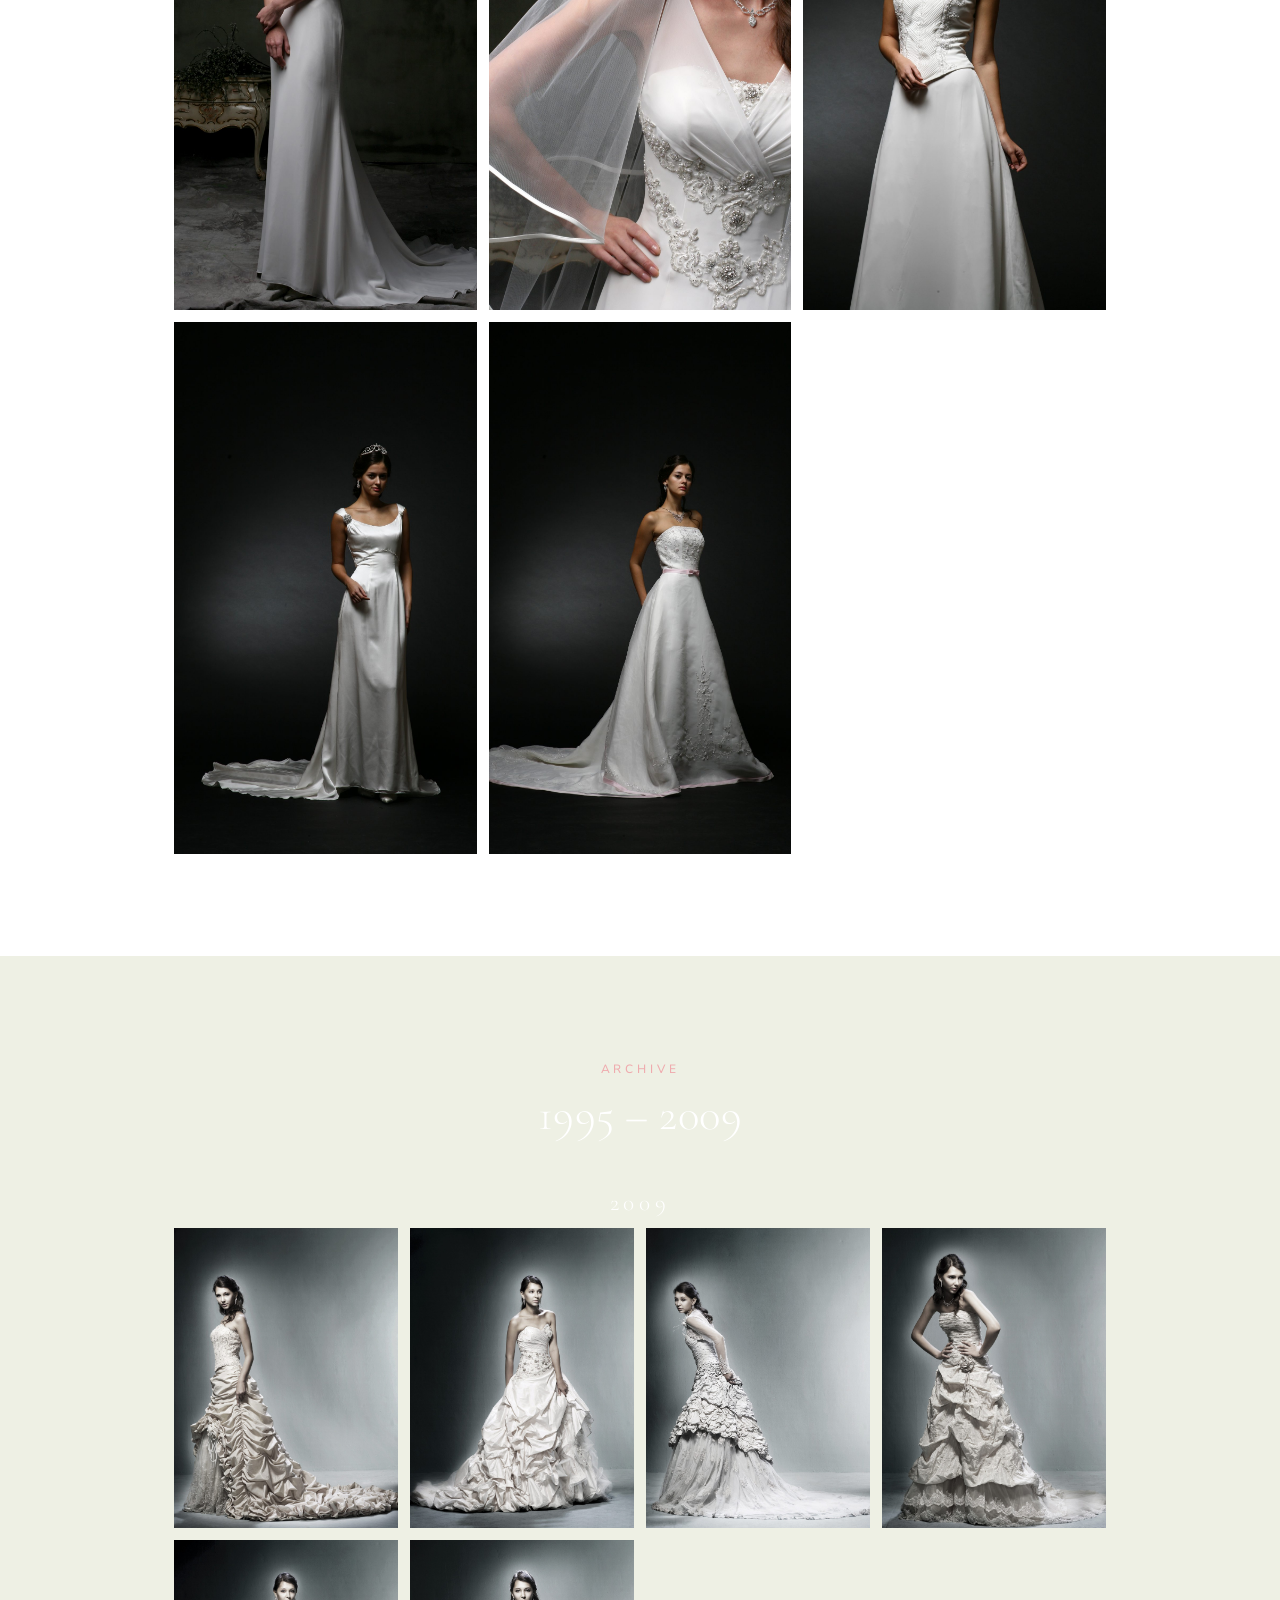
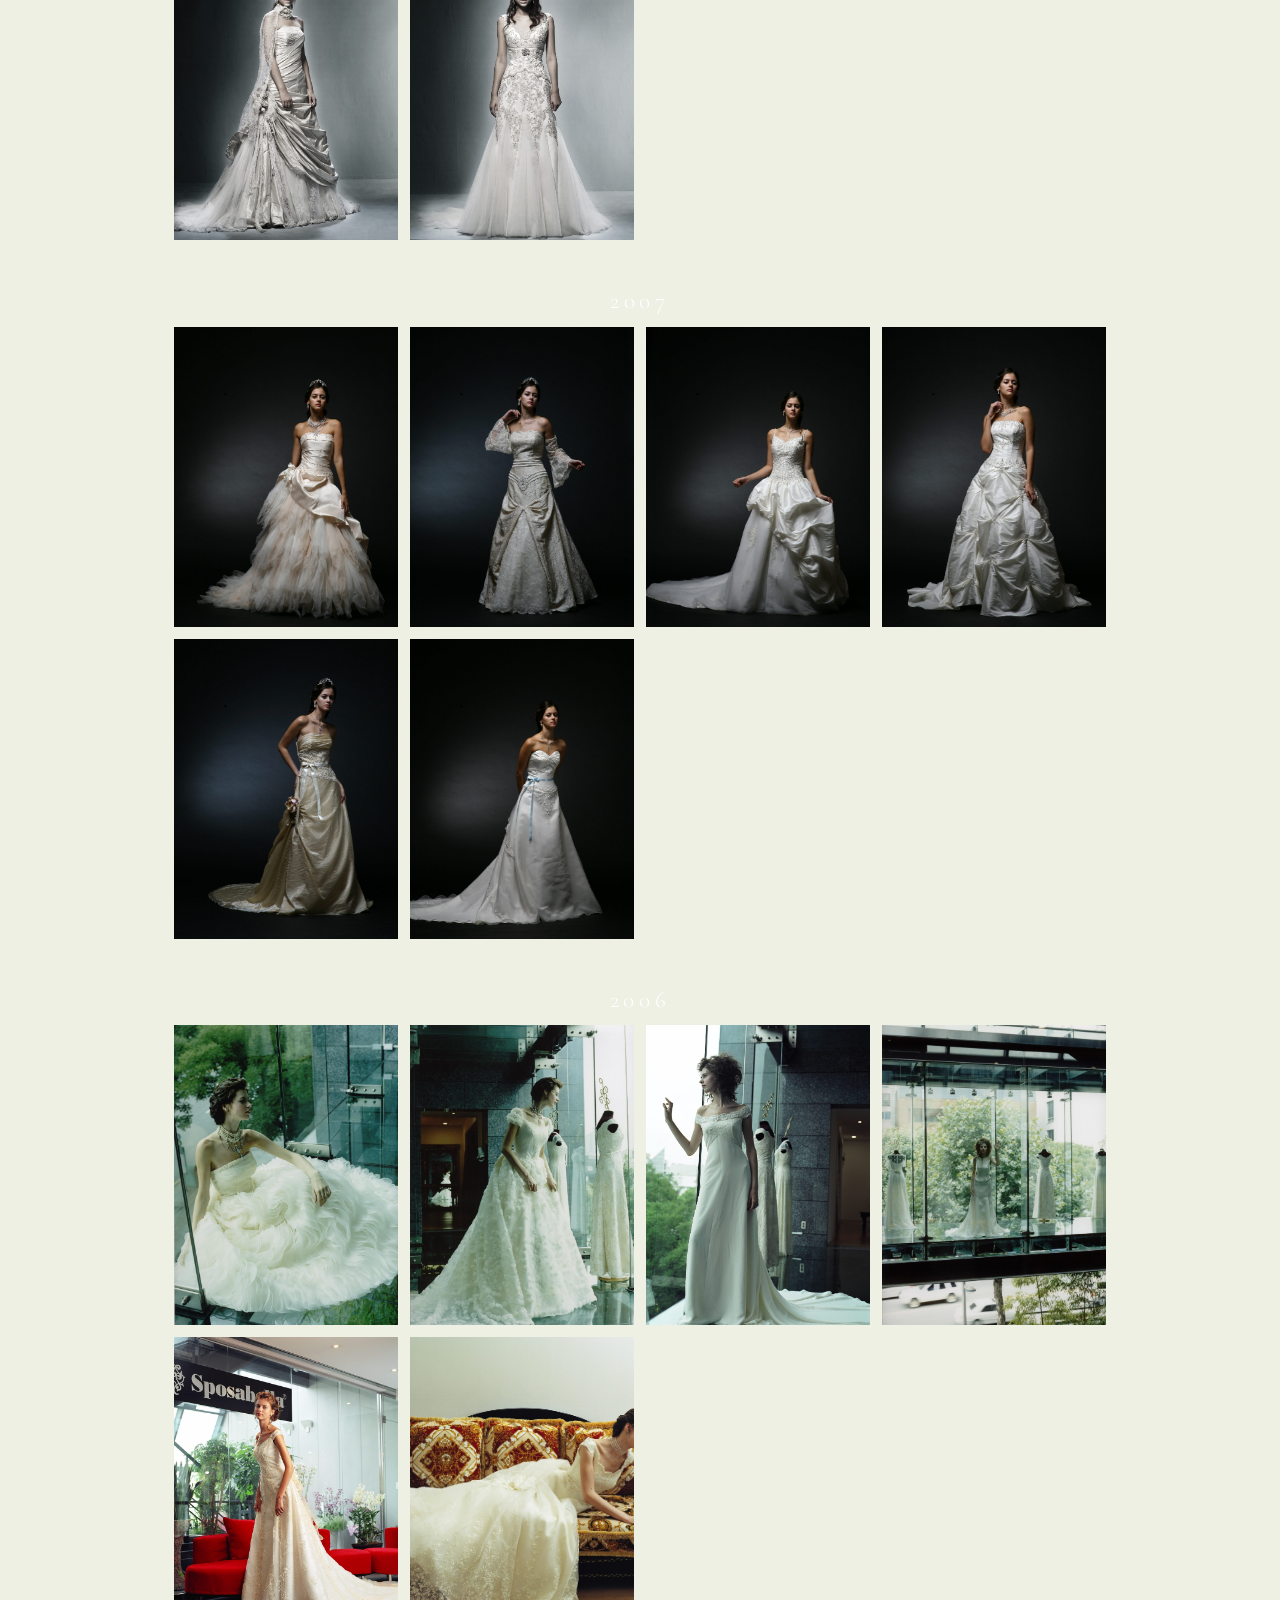
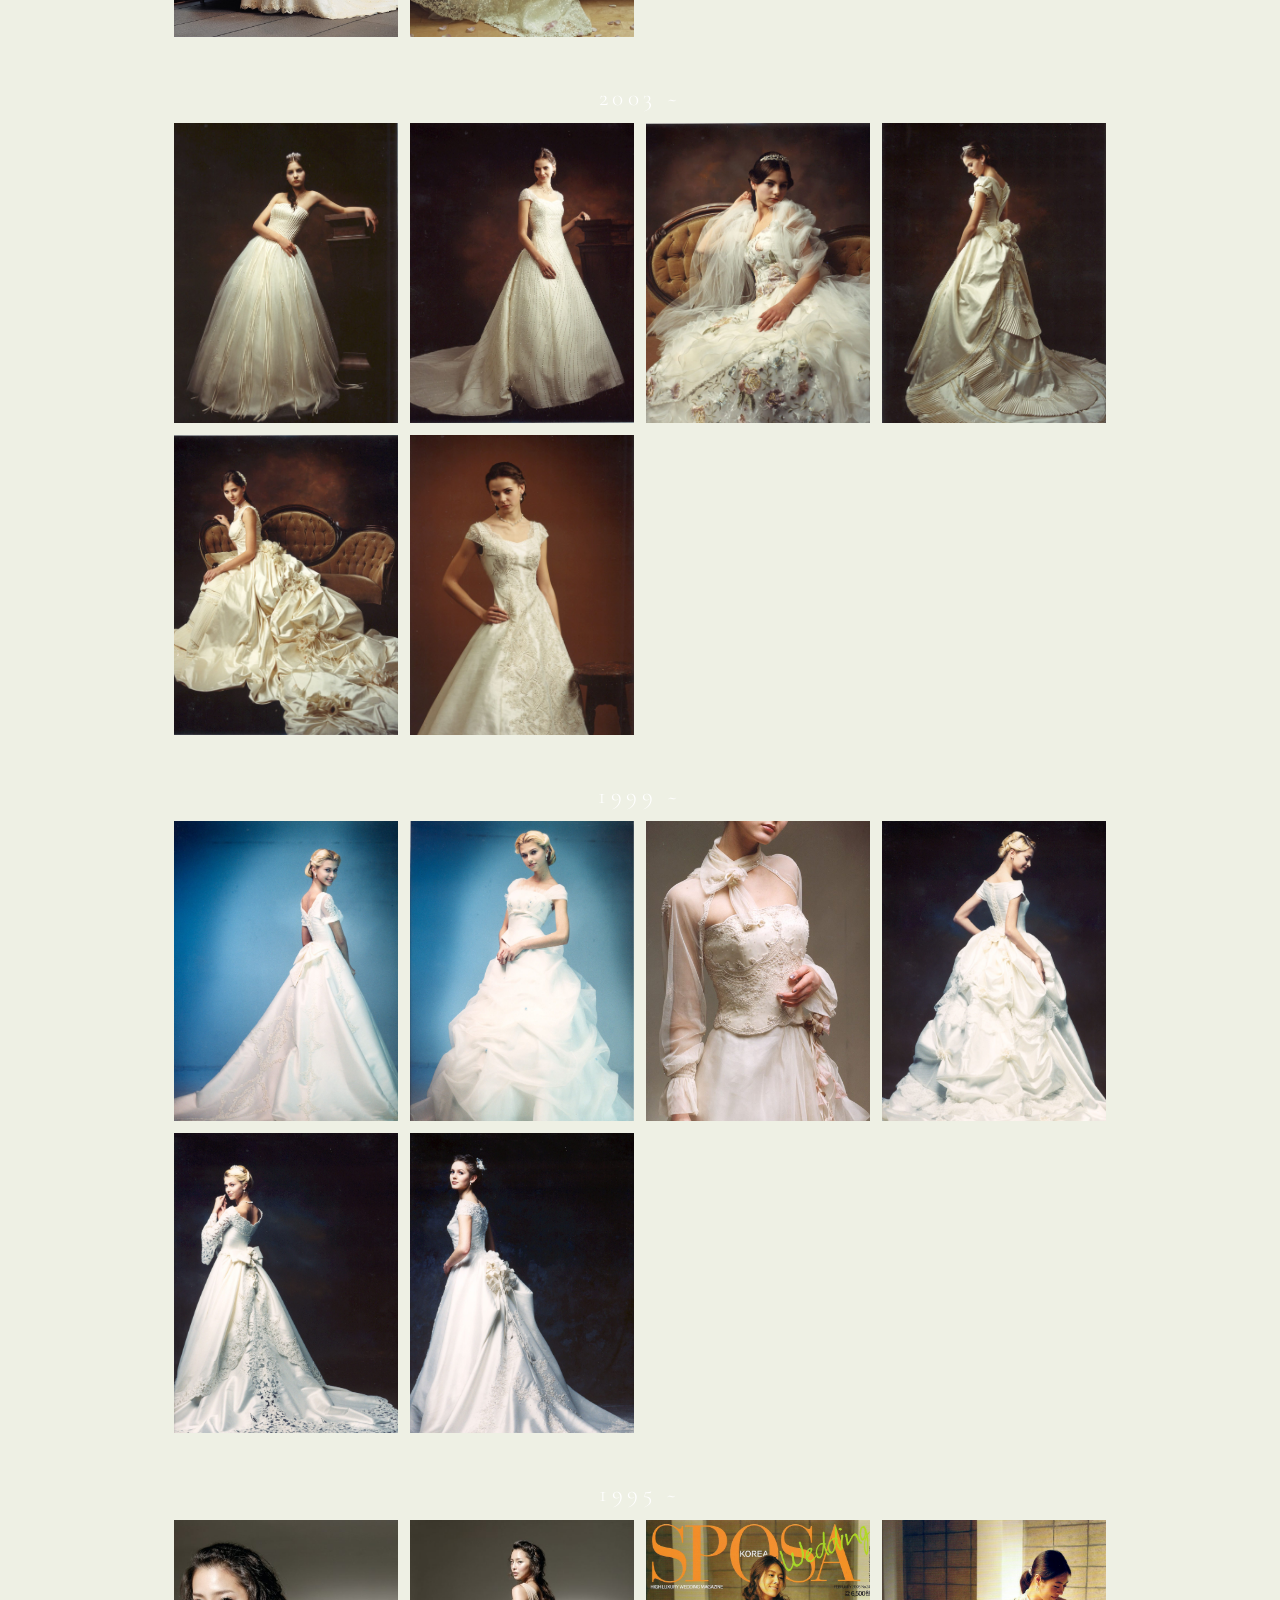
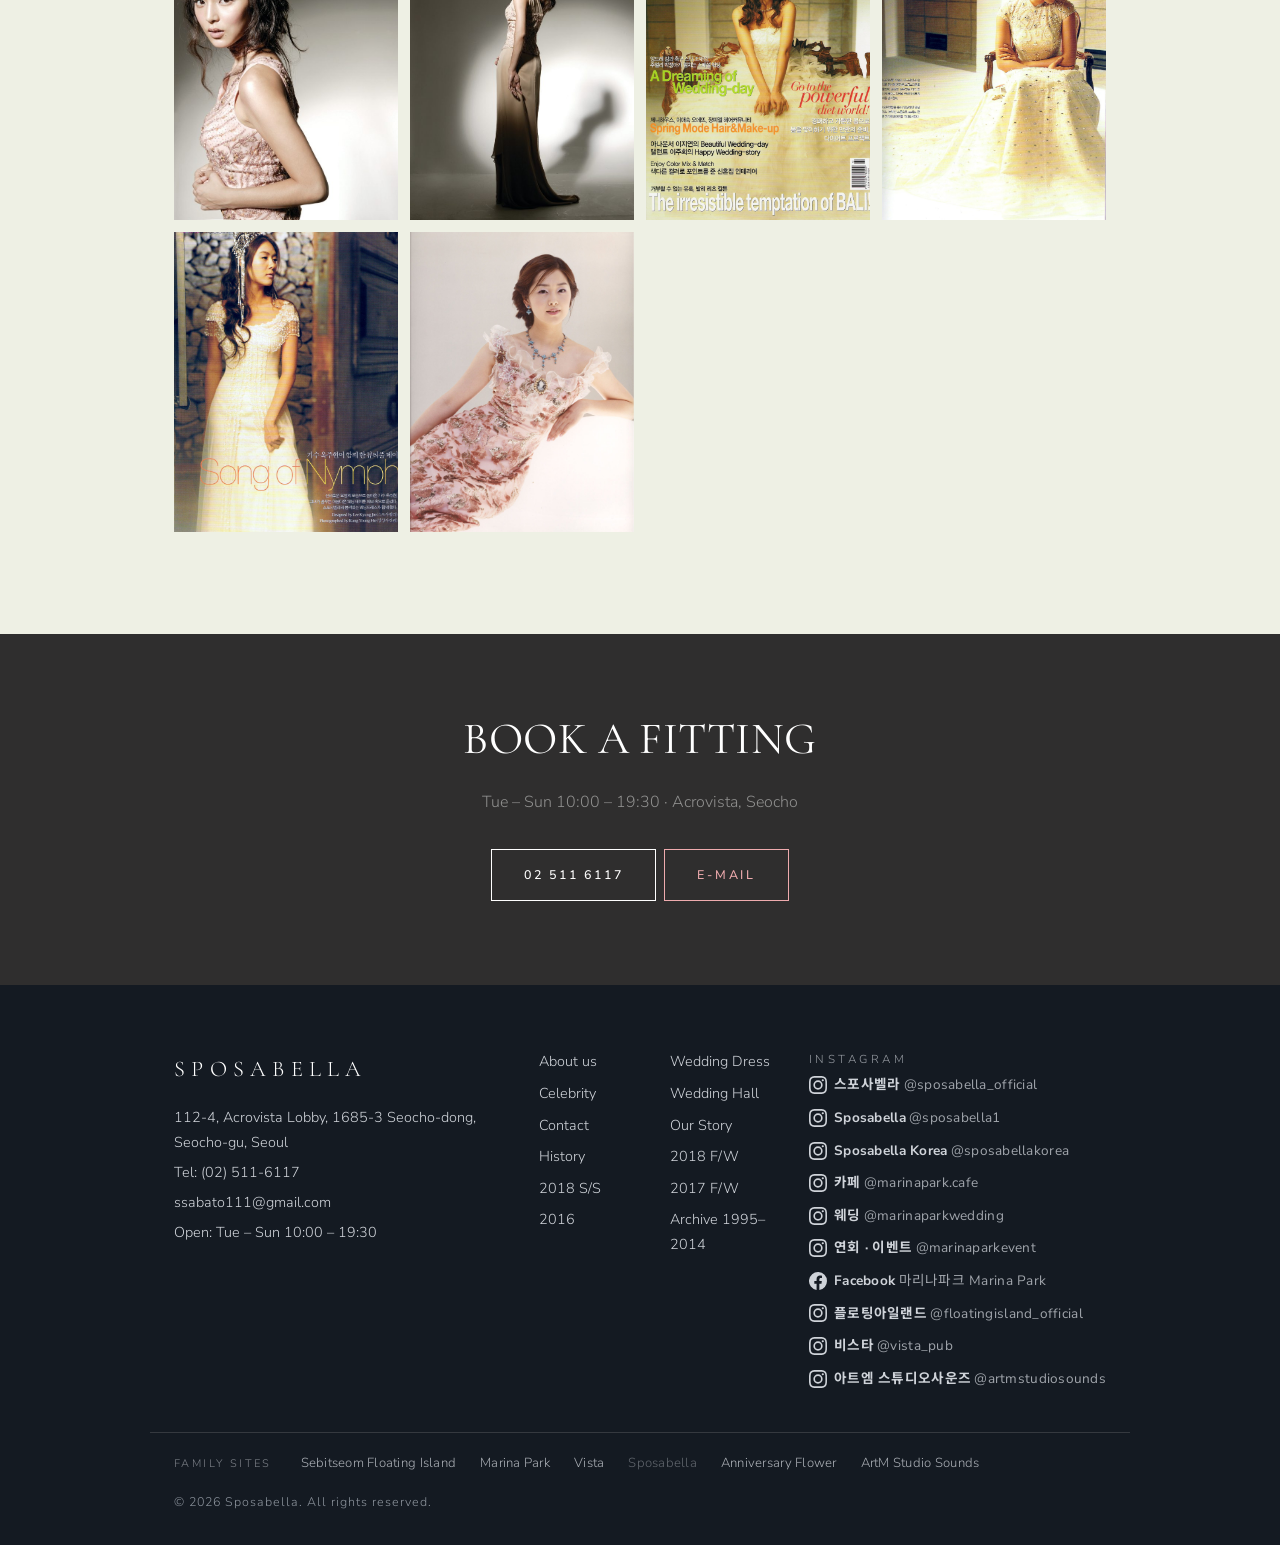
<file: wedding-dress-en.html>
<!DOCTYPE html>
<html lang="en">
<head>
<meta charset="utf-8">
<meta name="viewport" content="width=device-width, initial-scale=1">
<title>Wedding Dress | Sposabella</title>
<meta name="description" content="Sposabella — an international bridal brand since 1995. Wedding dresses, party dresses, concert gowns and bespoke suits. Acrovista, Seocho, Seoul.">
<meta property="og:site_name" content="Sposabella">
<meta property="og:title" content="Wedding Dress | Sposabella">
<meta property="og:type" content="website">
<meta property="og:image" content="images/2649b2_05fe499776144d0fb7aadeecd679acff.jpeg">
<link rel="icon" href="favicon.svg" type="image/svg+xml">
<link rel="alternate" hreflang="ko" href="wedding-dress.html">
<link rel="alternate" hreflang="en" href="wedding-dress-en.html">
<link rel="alternate" hreflang="x-default" href="wedding-dress.html">
<link rel="preconnect" href="https://fonts.googleapis.com">
<link rel="preconnect" href="https://fonts.gstatic.com" crossorigin>
<link href="https://fonts.googleapis.com/css2?family=Nunito+Sans:wght@200;300;400;600&family=Cormorant+Garamond:ital,wght@0,400;0,500;1,400&family=Noto+Sans+KR:wght@300;400;500;700&display=swap" rel="stylesheet">
<link rel="stylesheet" href="css/style.css?v=9">
</head>
<body class="page-wedding-dress">
<header class="site-header header-banner">
  <div class="wrap">
    <a class="brand logo-banner" href="index-en.html"><img src="images/sposabella-logo.svg" alt="Sposabella" width="3113" height="581" onerror="this.style.display='none';this.nextElementSibling.style.display='inline'"><span class="brand-main" style="display:none">SPOSABELLA</span></a>
    <button class="nav-toggle" aria-label="Open menu" aria-expanded="false"><span></span><span></span><span></span></button>
    <nav class="site-nav"><ul>
<li class=""><a href="index-en.html">Home</a></li>
<li class="has-sub"><a href="about-en.html">About us</a><ul class="sub"><li><a href="about-en.html#story">Our Story</a></li><li><a href="about-en.html#history">History</a></li></ul></li>
<li class="has-sub active"><a href="wedding-dress-en.html">Wedding Dress</a><ul class="sub"><li><a href="wedding-dress-en.html#c2018fw">2018 F/W</a></li><li><a href="wedding-dress-en.html#c2018ss">2018 S/S</a></li><li><a href="wedding-dress-en.html#c2017fw">2017 F/W</a></li><li><a href="wedding-dress-en.html#c2016">2016</a></li><li><a href="wedding-dress-en.html#archive">Archive 1995–2014</a></li></ul></li>
<li class=""><a href="celebrity-en.html">Celebrity</a></li>
<li class=""><a href="wedding-hall-en.html">Wedding Hall</a></li>
<li class=""><a href="contact-en.html">Contact</a></li>
    </ul></nav>
    <div class="lang-switch" aria-label="Language"><a href="wedding-dress-en.html" lang="ko">한국어</a><span>|</span><a href="wedding-dress-en.html" class="on" lang="en">English</a></div>
  </div>
</header>

<section class="page-hero tall" style="background-image:url('images/2649b2_c4d010cad06745ddb3d856d39c19d69c.jpg')">
  <div class="wrap"><p class="eyebrow">Sposabella</p><h1>Wedding Dress</h1><p class="lead">Create your dream — create your wedding</p></div>
</section>
<nav class="jump wrap"><a href="#c2018fw">2018 F/W</a><a href="#c2018ss">2018 S/S</a><a href="#c2017fw">2017 F/W</a><a href="#c2016">2016</a><a href="#c2014">2014</a><a href="#c2011">2011</a><a href="#archive">Archive 1995 – 2009</a></nav>
<section class="section collection" id="main"><div class="wrap"><p class="eyebrow center">Collection</p><h2 class="center">Signature</h2><div class="gallery cols-4">
<a class="g-item portrait" href="images/2649b2_c4d010cad06745ddb3d856d39c19d69c.jpg" data-lightbox><img src="images/2649b2_c4d010cad06745ddb3d856d39c19d69c.jpg" loading="lazy" alt=""></a>
<a class="g-item portrait" href="images/2649b2_673a744cb8fd4f07b0156293e3c4d8b3.jpg" data-lightbox><img src="images/2649b2_673a744cb8fd4f07b0156293e3c4d8b3.jpg" loading="lazy" alt=""></a>
<a class="g-item portrait" href="images/2649b2_7028248338824ccd87e45743f5ae8313.jpg" data-lightbox><img src="images/2649b2_7028248338824ccd87e45743f5ae8313.jpg" loading="lazy" alt=""></a>
<a class="g-item portrait" href="images/2649b2_f069021f1b0246a89b19cad4129b8dab.jpg" data-lightbox><img src="images/2649b2_f069021f1b0246a89b19cad4129b8dab.jpg" loading="lazy" alt=""></a>
<a class="g-item portrait" href="images/2649b2_7db96b5a44784493912d6a4156015ff0.jpg" data-lightbox><img src="images/2649b2_7db96b5a44784493912d6a4156015ff0.jpg" loading="lazy" alt=""></a>
<a class="g-item portrait" href="images/2649b2_17f97f644e1e4fb4a4cd07ae2b82537e.jpg" data-lightbox><img src="images/2649b2_17f97f644e1e4fb4a4cd07ae2b82537e.jpg" loading="lazy" alt=""></a>
<a class="g-item portrait" href="images/2649b2_7894fbf5a36744589bf8ffcc0d61e990.jpg" data-lightbox><img src="images/2649b2_7894fbf5a36744589bf8ffcc0d61e990.jpg" loading="lazy" alt=""></a>
<a class="g-item portrait" href="images/2649b2_42a516097e8840bcafde33e1793489e3.jpg" data-lightbox><img src="images/2649b2_42a516097e8840bcafde33e1793489e3.jpg" loading="lazy" alt=""></a>
<a class="g-item portrait" href="images/2649b2_cc5d073ea3f84fd98e99bf3c6f1bdea4.jpg" data-lightbox><img src="images/2649b2_cc5d073ea3f84fd98e99bf3c6f1bdea4.jpg" loading="lazy" alt=""></a>
<a class="g-item portrait" href="images/2649b2_5d965134c2284798a0269c0ceeb386e2.jpg" data-lightbox><img src="images/2649b2_5d965134c2284798a0269c0ceeb386e2.jpg" loading="lazy" alt=""></a>
</div></div></section>
<section class="section collection" id="c2018fw"><div class="wrap"><p class="eyebrow center">Collection</p><h2 class="center">2018 F/W Wedding Dress</h2><div class="gallery cols-4">
<a class="g-item portrait" href="images/2649b2_147415e0a4324a1fa73643a5cce62d29.jpg" data-lightbox><img src="images/2649b2_147415e0a4324a1fa73643a5cce62d29.jpg" loading="lazy" alt=""></a>
<a class="g-item portrait" href="images/2649b2_9768fae1b02343d7adb6d48cc30f9d0b.jpg" data-lightbox><img src="images/2649b2_9768fae1b02343d7adb6d48cc30f9d0b.jpg" loading="lazy" alt=""></a>
<a class="g-item portrait" href="images/2649b2_9432343ad9de4a008fb57241552b9069.jpg" data-lightbox><img src="images/2649b2_9432343ad9de4a008fb57241552b9069.jpg" loading="lazy" alt=""></a>
<a class="g-item portrait" href="images/2649b2_9da65931a4034ed597720c4987b2815f.jpg" data-lightbox><img src="images/2649b2_9da65931a4034ed597720c4987b2815f.jpg" loading="lazy" alt=""></a>
<a class="g-item portrait" href="images/2649b2_ee5ad0c9c2e34c59b6f1b1b661422b95.jpg" data-lightbox><img src="images/2649b2_ee5ad0c9c2e34c59b6f1b1b661422b95.jpg" loading="lazy" alt=""></a>
<a class="g-item portrait" href="images/2649b2_ddbc6cf71e2741809914ba14094afdc7.jpg" data-lightbox><img src="images/2649b2_ddbc6cf71e2741809914ba14094afdc7.jpg" loading="lazy" alt=""></a>
<a class="g-item portrait" href="images/2649b2_a05a0f78692947ad964ac50221ff598f.jpg" data-lightbox><img src="images/2649b2_a05a0f78692947ad964ac50221ff598f.jpg" loading="lazy" alt=""></a>
<a class="g-item portrait" href="images/2649b2_80544a2aeee044a9a499430d7b6499eb.jpg" data-lightbox><img src="images/2649b2_80544a2aeee044a9a499430d7b6499eb.jpg" loading="lazy" alt=""></a>
<a class="g-item portrait" href="images/2649b2_0d7feeeadbd2456fb097a9a997f27ce5.jpg" data-lightbox><img src="images/2649b2_0d7feeeadbd2456fb097a9a997f27ce5.jpg" loading="lazy" alt=""></a>
<a class="g-item portrait" href="images/2649b2_d77975499bc74d629589ea105ccc37de.jpg" data-lightbox><img src="images/2649b2_d77975499bc74d629589ea105ccc37de.jpg" loading="lazy" alt=""></a>
<a class="g-item portrait" href="images/2649b2_7533cf4a62534b80964dddc979bf012d.jpg" data-lightbox><img src="images/2649b2_7533cf4a62534b80964dddc979bf012d.jpg" loading="lazy" alt=""></a>
<a class="g-item portrait" href="images/2649b2_c152c50030414bf4bb4a391bf961e56c.jpg" data-lightbox><img src="images/2649b2_c152c50030414bf4bb4a391bf961e56c.jpg" loading="lazy" alt=""></a>
<a class="g-item portrait" href="images/2649b2_1b36383094ab4c20b55d9495e6e3c483.jpg" data-lightbox><img src="images/2649b2_1b36383094ab4c20b55d9495e6e3c483.jpg" loading="lazy" alt=""></a>
<a class="g-item portrait" href="images/2649b2_03e790fc511d4dc3b8e720a88599522b.jpg" data-lightbox><img src="images/2649b2_03e790fc511d4dc3b8e720a88599522b.jpg" loading="lazy" alt=""></a>
<a class="g-item portrait" href="images/2649b2_1f6b0a58c6ba45a0b4343acc227dedb5.jpg" data-lightbox><img src="images/2649b2_1f6b0a58c6ba45a0b4343acc227dedb5.jpg" loading="lazy" alt=""></a>
<a class="g-item portrait" href="images/2649b2_483f01b4af124c2291c14f2d8ff44e5f.jpg" data-lightbox><img src="images/2649b2_483f01b4af124c2291c14f2d8ff44e5f.jpg" loading="lazy" alt=""></a>
</div></div></section>
<section class="section collection" id="c2018ss"><div class="wrap"><p class="eyebrow center">Collection</p><h2 class="center">2018 S/S Wedding Dress</h2><div class="gallery cols-4">
<a class="g-item portrait" href="images/2649b2_018bb944906c4cf3a66d0abaeb2f41bf.jpg" data-lightbox><img src="images/2649b2_018bb944906c4cf3a66d0abaeb2f41bf.jpg" loading="lazy" alt=""></a>
<a class="g-item landscape" href="images/2649b2_237cc450f1a34141b52856b00fca0971.jpg" data-lightbox><img src="images/2649b2_237cc450f1a34141b52856b00fca0971.jpg" loading="lazy" alt=""></a>
<a class="g-item portrait" href="images/2649b2_9aad433c59f64d01844a2755e2bd0933.jpg" data-lightbox><img src="images/2649b2_9aad433c59f64d01844a2755e2bd0933.jpg" loading="lazy" alt=""></a>
<a class="g-item portrait" href="images/2649b2_721829c2318a4ec9a47c0ccfe91c01c0.jpg" data-lightbox><img src="images/2649b2_721829c2318a4ec9a47c0ccfe91c01c0.jpg" loading="lazy" alt=""></a>
<a class="g-item portrait" href="images/2649b2_04fead8f7c8e43559123e2e5208c5236.jpg" data-lightbox><img src="images/2649b2_04fead8f7c8e43559123e2e5208c5236.jpg" loading="lazy" alt=""></a>
<a class="g-item portrait" href="images/2649b2_8dde78cbf72e496ebc9755382b5c0446.jpg" data-lightbox><img src="images/2649b2_8dde78cbf72e496ebc9755382b5c0446.jpg" loading="lazy" alt=""></a>
<a class="g-item portrait" href="images/2649b2_b6e23e65473d400ab6711cf8bf5c9c29.jpg" data-lightbox><img src="images/2649b2_b6e23e65473d400ab6711cf8bf5c9c29.jpg" loading="lazy" alt=""></a>
<a class="g-item portrait" href="images/2649b2_3ce5a6004fbb41bf95b8181a83e3f53d.jpg" data-lightbox><img src="images/2649b2_3ce5a6004fbb41bf95b8181a83e3f53d.jpg" loading="lazy" alt=""></a>
<a class="g-item portrait" href="images/2649b2_6f2b1586eaef46a090d87c32b4cc3b66.jpg" data-lightbox><img src="images/2649b2_6f2b1586eaef46a090d87c32b4cc3b66.jpg" loading="lazy" alt=""></a>
<a class="g-item portrait" href="images/2649b2_81d0ed4be07744b591e19118ed3d5b67.jpg" data-lightbox><img src="images/2649b2_81d0ed4be07744b591e19118ed3d5b67.jpg" loading="lazy" alt=""></a>
<a class="g-item portrait" href="images/2649b2_ad1051da56b14fa1b96591a34fe240ea.jpg" data-lightbox><img src="images/2649b2_ad1051da56b14fa1b96591a34fe240ea.jpg" loading="lazy" alt=""></a>
<a class="g-item portrait" href="images/2649b2_a8a3414942cc44019ceb7edb04283cc9.jpg" data-lightbox><img src="images/2649b2_a8a3414942cc44019ceb7edb04283cc9.jpg" loading="lazy" alt=""></a>
<a class="g-item portrait" href="images/2649b2_db84235151164d34ba5d22b265ae38ca.jpg" data-lightbox><img src="images/2649b2_db84235151164d34ba5d22b265ae38ca.jpg" loading="lazy" alt=""></a>
<a class="g-item portrait" href="images/2649b2_b1485247d9fa4db8b577e86f83a8468d.jpg" data-lightbox><img src="images/2649b2_b1485247d9fa4db8b577e86f83a8468d.jpg" loading="lazy" alt=""></a>
<a class="g-item portrait" href="images/2649b2_97fadd06d80242849e8cf4a247d54c42.jpg" data-lightbox><img src="images/2649b2_97fadd06d80242849e8cf4a247d54c42.jpg" loading="lazy" alt=""></a>
<a class="g-item portrait" href="images/2649b2_e65177e228df41de97e59d9f67ff8705.jpg" data-lightbox><img src="images/2649b2_e65177e228df41de97e59d9f67ff8705.jpg" loading="lazy" alt=""></a>
<a class="g-item portrait" href="images/2649b2_4f3240e9a8eb425b8078e8606ac10b4f.jpg" data-lightbox><img src="images/2649b2_4f3240e9a8eb425b8078e8606ac10b4f.jpg" loading="lazy" alt=""></a>
<a class="g-item portrait" href="images/2649b2_206973a5ae784f17af54fe404a57117e.jpg" data-lightbox><img src="images/2649b2_206973a5ae784f17af54fe404a57117e.jpg" loading="lazy" alt=""></a>
<a class="g-item portrait" href="images/2649b2_18f101ac8be6410784cd054b020c1d5d.jpg" data-lightbox><img src="images/2649b2_18f101ac8be6410784cd054b020c1d5d.jpg" loading="lazy" alt=""></a>
</div></div></section>
<section class="section collection" id="c2017fw"><div class="wrap"><p class="eyebrow center">Collection</p><h2 class="center">2017 F/W Wedding Dress</h2><div class="gallery cols-3">
<a class="g-item portrait" href="images/2649b2_cfaf925f2a3942cdb16f0d2625ce53cc.jpg" data-lightbox><img src="images/2649b2_cfaf925f2a3942cdb16f0d2625ce53cc.jpg" loading="lazy" alt=""></a>
<a class="g-item portrait" href="images/2649b2_f15376aab5ed4b02bc629db6bf28a2a4.jpg" data-lightbox><img src="images/2649b2_f15376aab5ed4b02bc629db6bf28a2a4.jpg" loading="lazy" alt=""></a>
<a class="g-item portrait" href="images/2649b2_3481ccc7532b4ca1b277b67f6e665a50.jpg" data-lightbox><img src="images/2649b2_3481ccc7532b4ca1b277b67f6e665a50.jpg" loading="lazy" alt=""></a>
<a class="g-item portrait" href="images/2649b2_287d184eb4fe4993b997b07d9d9ce555.jpg" data-lightbox><img src="images/2649b2_287d184eb4fe4993b997b07d9d9ce555.jpg" loading="lazy" alt=""></a>
<a class="g-item portrait" href="images/2649b2_c3df0df46425444bb86b25fca09f8d34.jpg" data-lightbox><img src="images/2649b2_c3df0df46425444bb86b25fca09f8d34.jpg" loading="lazy" alt=""></a>
</div></div></section>
<section class="section collection" id="c2016"><div class="wrap"><p class="eyebrow center">Collection</p><h2 class="center">2016 Wedding Dress</h2><div class="gallery cols-3">
<a class="g-item portrait" href="images/2649b2_c5327da1459e43cdb2d3c87d4fb467db.jpg" data-lightbox><img src="images/2649b2_c5327da1459e43cdb2d3c87d4fb467db.jpg" loading="lazy" alt=""></a>
<a class="g-item landscape" href="images/2649b2_f38a27239d16407e827776e38fc3cdff.jpg" data-lightbox><img src="images/2649b2_f38a27239d16407e827776e38fc3cdff.jpg" loading="lazy" alt=""></a>
<a class="g-item portrait" href="images/2649b2_c208da1d12b041048bda6b2860d80d24.jpg" data-lightbox><img src="images/2649b2_c208da1d12b041048bda6b2860d80d24.jpg" loading="lazy" alt=""></a>
<a class="g-item portrait" href="images/2649b2_ed0e90f5d7dd4526a47bef2b94dd7393.jpg" data-lightbox><img src="images/2649b2_ed0e90f5d7dd4526a47bef2b94dd7393.jpg" loading="lazy" alt=""></a>
<a class="g-item portrait" href="images/2649b2_c69d857974f54852ba61f9ebccdfdb38.jpg" data-lightbox><img src="images/2649b2_c69d857974f54852ba61f9ebccdfdb38.jpg" loading="lazy" alt=""></a>
</div></div></section>
<section class="section collection" id="c2014"><div class="wrap"><p class="eyebrow center">Collection</p><h2 class="center">2014 — Feminine wedding collection</h2><p class="center sub">Feminine wedding collection of Sposabella</p><div class="gallery cols-4">
<a class="g-item portrait" href="images/2649b2_fbd4d7304a264580b527fa1fcfdf4bd2.jpg" data-lightbox><img src="images/2649b2_fbd4d7304a264580b527fa1fcfdf4bd2.jpg" loading="lazy" alt=""></a>
<a class="g-item portrait" href="images/2649b2_958e98a6f21242378cc8abc69f595670.jpg" data-lightbox><img src="images/2649b2_958e98a6f21242378cc8abc69f595670.jpg" loading="lazy" alt=""></a>
<a class="g-item portrait" href="images/2649b2_5b3151e244c840d3a6df626a954d1b8b.jpg" data-lightbox><img src="images/2649b2_5b3151e244c840d3a6df626a954d1b8b.jpg" loading="lazy" alt=""></a>
<a class="g-item portrait" href="images/2649b2_536b705cfd8b443d92be3628bd2e9708.jpg" data-lightbox><img src="images/2649b2_536b705cfd8b443d92be3628bd2e9708.jpg" loading="lazy" alt=""></a>
</div></div></section>
<section class="section collection" id="c2011"><div class="wrap"><p class="eyebrow center">Collection</p><h2 class="center">2011 — Simple Modern</h2><p class="center sub">Simple Modern wedding Dress</p><div class="gallery cols-3">
<a class="g-item portrait" href="images/2649b2_d78bc11c846f49fe8c709c0d808219a5.jpg" data-lightbox><img src="images/2649b2_d78bc11c846f49fe8c709c0d808219a5.jpg" loading="lazy" alt=""></a>
<a class="g-item portrait" href="images/2649b2_14d942189ef7462aa29912ae25e5f383.jpg" data-lightbox><img src="images/2649b2_14d942189ef7462aa29912ae25e5f383.jpg" loading="lazy" alt=""></a>
<a class="g-item portrait" href="images/2649b2_4913d7938bbe47d89738adef6b67e366.jpg" data-lightbox><img src="images/2649b2_4913d7938bbe47d89738adef6b67e366.jpg" loading="lazy" alt=""></a>
<a class="g-item portrait" href="images/2649b2_b7724d7874f046c79c6fa12f1f8e78f9.jpg" data-lightbox><img src="images/2649b2_b7724d7874f046c79c6fa12f1f8e78f9.jpg" loading="lazy" alt=""></a>
<a class="g-item portrait" href="images/2649b2_240c812a06cd483f9f6adfbbe5ec830f.jpg" data-lightbox><img src="images/2649b2_240c812a06cd483f9f6adfbbe5ec830f.jpg" loading="lazy" alt=""></a>
</div></div></section>
<section class="section alt" id="archive"><div class="wrap"><p class="eyebrow center">Archive</p><h2 class="center">1995 – 2009</h2>
<h3 class="center yr">2009</h3><div class="gallery cols-4">
<a class="g-item portrait" href="images/2649b2_97c044a039124ba789fb4f8bdad0de70.jpg" data-lightbox><img src="images/2649b2_97c044a039124ba789fb4f8bdad0de70.jpg" loading="lazy" alt=""></a>
<a class="g-item portrait" href="images/2649b2_7f2e3ee03e874ceda75a009a85615c80.jpg" data-lightbox><img src="images/2649b2_7f2e3ee03e874ceda75a009a85615c80.jpg" loading="lazy" alt=""></a>
<a class="g-item portrait" href="images/2649b2_7e324dcece454e71aaf438f5d392e7e8.jpg" data-lightbox><img src="images/2649b2_7e324dcece454e71aaf438f5d392e7e8.jpg" loading="lazy" alt=""></a>
<a class="g-item portrait" href="images/2649b2_85c6f19f49ef492db71314ec64f26292.jpg" data-lightbox><img src="images/2649b2_85c6f19f49ef492db71314ec64f26292.jpg" loading="lazy" alt=""></a>
<a class="g-item portrait" href="images/2649b2_4a256534ac954a038dc0fb71905ff732.jpg" data-lightbox><img src="images/2649b2_4a256534ac954a038dc0fb71905ff732.jpg" loading="lazy" alt=""></a>
<a class="g-item portrait" href="images/2649b2_52c502abd7824e16a16192adc2fec43f.jpg" data-lightbox><img src="images/2649b2_52c502abd7824e16a16192adc2fec43f.jpg" loading="lazy" alt=""></a>
</div>
<h3 class="center yr">2007</h3><div class="gallery cols-4">
<a class="g-item portrait" href="images/2649b2_7ec5a94decdf4d0693fbabfab5b602e3.jpg" data-lightbox><img src="images/2649b2_7ec5a94decdf4d0693fbabfab5b602e3.jpg" loading="lazy" alt=""></a>
<a class="g-item portrait" href="images/2649b2_b8db16c2bbde45d79da844cdc479a08e.jpg" data-lightbox><img src="images/2649b2_b8db16c2bbde45d79da844cdc479a08e.jpg" loading="lazy" alt=""></a>
<a class="g-item portrait" href="images/2649b2_400d0a8563084bcf8602dd03b6ece912.jpg" data-lightbox><img src="images/2649b2_400d0a8563084bcf8602dd03b6ece912.jpg" loading="lazy" alt=""></a>
<a class="g-item portrait" href="images/2649b2_1f8d757847a748e6a328fae27902ff03.jpg" data-lightbox><img src="images/2649b2_1f8d757847a748e6a328fae27902ff03.jpg" loading="lazy" alt=""></a>
<a class="g-item portrait" href="images/2649b2_12a566a0ad1b4b5086ed298645b51df3.jpg" data-lightbox><img src="images/2649b2_12a566a0ad1b4b5086ed298645b51df3.jpg" loading="lazy" alt=""></a>
<a class="g-item portrait" href="images/2649b2_21110c7d998e4f4288de8d08839254b9.jpg" data-lightbox><img src="images/2649b2_21110c7d998e4f4288de8d08839254b9.jpg" loading="lazy" alt=""></a>
</div>
<h3 class="center yr">2006</h3><div class="gallery cols-4">
<a class="g-item portrait" href="images/2649b2_5556bf8f138b4bceaa3398cfb6b50ac3.jpg" data-lightbox><img src="images/2649b2_5556bf8f138b4bceaa3398cfb6b50ac3.jpg" loading="lazy" alt=""></a>
<a class="g-item portrait" href="images/2649b2_70c1fee04abf45f79e6f54e7d1c20f7e.jpg" data-lightbox><img src="images/2649b2_70c1fee04abf45f79e6f54e7d1c20f7e.jpg" loading="lazy" alt=""></a>
<a class="g-item portrait" href="images/2649b2_9828101659cb4e58be8920850e999aea.jpg" data-lightbox><img src="images/2649b2_9828101659cb4e58be8920850e999aea.jpg" loading="lazy" alt=""></a>
<a class="g-item portrait" href="images/2649b2_b99d2abb55f442be990f4a30e9a68f99.jpg" data-lightbox><img src="images/2649b2_b99d2abb55f442be990f4a30e9a68f99.jpg" loading="lazy" alt=""></a>
<a class="g-item portrait" href="images/2649b2_3d855648994a4ee7b1ada74f12845962.jpg" data-lightbox><img src="images/2649b2_3d855648994a4ee7b1ada74f12845962.jpg" loading="lazy" alt=""></a>
<a class="g-item landscape" href="images/2649b2_b1c1561ce9a14ee1b52cf251afe4e541.jpg" data-lightbox><img src="images/2649b2_b1c1561ce9a14ee1b52cf251afe4e541.jpg" loading="lazy" alt=""></a>
</div>
<h3 class="center yr">2003 ~</h3><div class="gallery cols-4">
<a class="g-item portrait" href="images/2649b2_2cc49699de724d1184871d1ae5bab69b.jpg" data-lightbox><img src="images/2649b2_2cc49699de724d1184871d1ae5bab69b.jpg" loading="lazy" alt=""></a>
<a class="g-item portrait" href="images/2649b2_8da53efa7ecf4fd6a68e539f9c527207.jpg" data-lightbox><img src="images/2649b2_8da53efa7ecf4fd6a68e539f9c527207.jpg" loading="lazy" alt=""></a>
<a class="g-item portrait" href="images/2649b2_233286c05f8a4d2588e4e6085a25a6d0.jpg" data-lightbox><img src="images/2649b2_233286c05f8a4d2588e4e6085a25a6d0.jpg" loading="lazy" alt=""></a>
<a class="g-item portrait" href="images/2649b2_3cb45b92f7cb4d2aa076e8ad5c7edc9c.jpg" data-lightbox><img src="images/2649b2_3cb45b92f7cb4d2aa076e8ad5c7edc9c.jpg" loading="lazy" alt=""></a>
<a class="g-item portrait" href="images/2649b2_9d678f0a23fa4e7ab77973fd910fb55b.jpg" data-lightbox><img src="images/2649b2_9d678f0a23fa4e7ab77973fd910fb55b.jpg" loading="lazy" alt=""></a>
<a class="g-item portrait" href="images/2649b2_762dd806284d4c72bde7601da524507d.jpg" data-lightbox><img src="images/2649b2_762dd806284d4c72bde7601da524507d.jpg" loading="lazy" alt=""></a>
</div>
<h3 class="center yr">1999 ~</h3><div class="gallery cols-4">
<a class="g-item portrait" href="images/2649b2_8a21a5103f9e4280b62b4d855f52ffcc.jpg" data-lightbox><img src="images/2649b2_8a21a5103f9e4280b62b4d855f52ffcc.jpg" loading="lazy" alt=""></a>
<a class="g-item portrait" href="images/2649b2_8762f5adc46d4a75b921fa389146fbb9.jpg" data-lightbox><img src="images/2649b2_8762f5adc46d4a75b921fa389146fbb9.jpg" loading="lazy" alt=""></a>
<a class="g-item portrait" href="images/2649b2_05ba77833b834e3abd8d055b2eccf98c.jpg" data-lightbox><img src="images/2649b2_05ba77833b834e3abd8d055b2eccf98c.jpg" loading="lazy" alt=""></a>
<a class="g-item portrait" href="images/2649b2_b1a73a33f91c47c2b3bdebabcc511b71.jpg" data-lightbox><img src="images/2649b2_b1a73a33f91c47c2b3bdebabcc511b71.jpg" loading="lazy" alt=""></a>
<a class="g-item portrait" href="images/2649b2_693d458f9bba4cb890b4e4eaaff087b1.jpg" data-lightbox><img src="images/2649b2_693d458f9bba4cb890b4e4eaaff087b1.jpg" loading="lazy" alt=""></a>
<a class="g-item portrait" href="images/2649b2_4822876075044b5da1b21a1537807f60.jpg" data-lightbox><img src="images/2649b2_4822876075044b5da1b21a1537807f60.jpg" loading="lazy" alt=""></a>
</div>
<h3 class="center yr">1995 ~</h3><div class="gallery cols-4">
<a class="g-item portrait" href="images/2649b2_00295cfc9f8e40f1b70a687822869023.jpg" data-lightbox><img src="images/2649b2_00295cfc9f8e40f1b70a687822869023.jpg" loading="lazy" alt=""></a>
<a class="g-item portrait" href="images/2649b2_2b31e267934641d096147da232f90baf.jpg" data-lightbox><img src="images/2649b2_2b31e267934641d096147da232f90baf.jpg" loading="lazy" alt=""></a>
<a class="g-item portrait" href="images/2649b2_cfca51c7004f4161893a4d4b2c85650d.jpg" data-lightbox><img src="images/2649b2_cfca51c7004f4161893a4d4b2c85650d.jpg" loading="lazy" alt=""></a>
<a class="g-item portrait" href="images/2649b2_b9826e59af614baa84e16c9b7b9b3801.jpg" data-lightbox><img src="images/2649b2_b9826e59af614baa84e16c9b7b9b3801.jpg" loading="lazy" alt=""></a>
<a class="g-item portrait" href="images/2649b2_d454d37151d74c8c989c6d526723849b.jpg" data-lightbox><img src="images/2649b2_d454d37151d74c8c989c6d526723849b.jpg" loading="lazy" alt=""></a>
<a class="g-item portrait" href="images/2649b2_0b38b5bca65c4add9472a1d4179eaffd.jpg" data-lightbox><img src="images/2649b2_0b38b5bca65c4add9472a1d4179eaffd.jpg" loading="lazy" alt=""></a>
</div>
</div></section>
<section class="section cta-band"><div class="wrap center"><h2>Book a fitting</h2><p>Tue – Sun 10:00 – 19:30 · Acrovista, Seocho</p><a class="btn btn-light" href="tel:025116117">02 511 6117</a><a class="btn btn-outline" href="mailto:ssabato111@gmail.com">E-mail</a></div></section>

<footer class="site-footer">
  <div class="wrap footer-grid">
    <div class="f-col">
      <div class="f-brand">SPOSABELLA</div>
      <p>112-4, Acrovista Lobby, 1685-3 Seocho-dong, Seocho-gu, Seoul</p>
      <p>Tel: <a href="tel:025116117">(02) 511-6117</a></p>
      <p><a href="mailto:ssabato111@gmail.com">ssabato111@gmail.com</a></p>
      <p>Open: Tue – Sun 10:00 – 19:30</p>
    </div>
    <div class="f-col f-links"><a href="about-en.html">About us</a><a href="wedding-dress-en.html">Wedding Dress</a><a href="celebrity-en.html">Celebrity</a><a href="wedding-hall-en.html">Wedding Hall</a><a href="contact-en.html">Contact</a><a href="about-en.html#story">Our Story</a><a href="about-en.html#history">History</a><a href="wedding-dress-en.html#c2018fw">2018 F/W</a><a href="wedding-dress-en.html#c2018ss">2018 S/S</a><a href="wedding-dress-en.html#c2017fw">2017 F/W</a><a href="wedding-dress-en.html#c2016">2016</a><a href="wedding-dress-en.html#archive">Archive 1995–2014</a></div>
    <div class="f-col"><p class="f-social-title">Instagram</p><div class="f-social f-social-list"><a href="https://www.instagram.com/sposabella_official" target="_blank" rel="noopener" aria-label="인스타그램 스포사벨라 공식"><svg viewBox="0 0 24 24"><path d="M12 2.2c3.2 0 3.6 0 4.9.1 3.3.1 4.8 1.7 4.9 4.9.1 1.3.1 1.6.1 4.8s0 3.6-.1 4.8c-.1 3.2-1.7 4.8-4.9 4.9-1.3.1-1.6.1-4.9.1s-3.6 0-4.8-.1c-3.3-.1-4.8-1.7-4.9-4.9C2.2 15.6 2.2 15.2 2.2 12s0-3.6.1-4.8C2.4 3.9 4 2.4 7.2 2.3c1.2-.1 1.6-.1 4.8-.1zM12 0C8.7 0 8.3 0 7.1.1 2.7.3.3 2.7.1 7.1 0 8.3 0 8.7 0 12s0 3.7.1 4.9c.2 4.4 2.6 6.8 7 7 1.2.1 1.6.1 4.9.1s3.7 0 4.9-.1c4.4-.2 6.8-2.6 7-7 .1-1.2.1-1.6.1-4.9s0-3.7-.1-4.9c-.2-4.4-2.6-6.8-7-7C15.7 0 15.3 0 12 0zm0 5.8a6.2 6.2 0 1 0 0 12.4 6.2 6.2 0 0 0 0-12.4zM12 16a4 4 0 1 1 0-8 4 4 0 0 1 0 8zm6.4-11.8a1.4 1.4 0 1 0 0 2.9 1.4 1.4 0 0 0 0-2.9z"/></svg><span class="s-label"><b>스포사벨라</b> <span class="s-handle">@sposabella_official</span></span></a><a href="https://www.instagram.com/sposabella1" target="_blank" rel="noopener" aria-label="인스타그램 Sposabella official"><svg viewBox="0 0 24 24"><path d="M12 2.2c3.2 0 3.6 0 4.9.1 3.3.1 4.8 1.7 4.9 4.9.1 1.3.1 1.6.1 4.8s0 3.6-.1 4.8c-.1 3.2-1.7 4.8-4.9 4.9-1.3.1-1.6.1-4.9.1s-3.6 0-4.8-.1c-3.3-.1-4.8-1.7-4.9-4.9C2.2 15.6 2.2 15.2 2.2 12s0-3.6.1-4.8C2.4 3.9 4 2.4 7.2 2.3c1.2-.1 1.6-.1 4.8-.1zM12 0C8.7 0 8.3 0 7.1.1 2.7.3.3 2.7.1 7.1 0 8.3 0 8.7 0 12s0 3.7.1 4.9c.2 4.4 2.6 6.8 7 7 1.2.1 1.6.1 4.9.1s3.7 0 4.9-.1c4.4-.2 6.8-2.6 7-7 .1-1.2.1-1.6.1-4.9s0-3.7-.1-4.9c-.2-4.4-2.6-6.8-7-7C15.7 0 15.3 0 12 0zm0 5.8a6.2 6.2 0 1 0 0 12.4 6.2 6.2 0 0 0 0-12.4zM12 16a4 4 0 1 1 0-8 4 4 0 0 1 0 8zm6.4-11.8a1.4 1.4 0 1 0 0 2.9 1.4 1.4 0 0 0 0-2.9z"/></svg><span class="s-label"><b>Sposabella</b> <span class="s-handle">@sposabella1</span></span></a><a href="https://www.instagram.com/sposabellakorea" target="_blank" rel="noopener" aria-label="인스타그램 Sposabella Korea"><svg viewBox="0 0 24 24"><path d="M12 2.2c3.2 0 3.6 0 4.9.1 3.3.1 4.8 1.7 4.9 4.9.1 1.3.1 1.6.1 4.8s0 3.6-.1 4.8c-.1 3.2-1.7 4.8-4.9 4.9-1.3.1-1.6.1-4.9.1s-3.6 0-4.8-.1c-3.3-.1-4.8-1.7-4.9-4.9C2.2 15.6 2.2 15.2 2.2 12s0-3.6.1-4.8C2.4 3.9 4 2.4 7.2 2.3c1.2-.1 1.6-.1 4.8-.1zM12 0C8.7 0 8.3 0 7.1.1 2.7.3.3 2.7.1 7.1 0 8.3 0 8.7 0 12s0 3.7.1 4.9c.2 4.4 2.6 6.8 7 7 1.2.1 1.6.1 4.9.1s3.7 0 4.9-.1c4.4-.2 6.8-2.6 7-7 .1-1.2.1-1.6.1-4.9s0-3.7-.1-4.9c-.2-4.4-2.6-6.8-7-7C15.7 0 15.3 0 12 0zm0 5.8a6.2 6.2 0 1 0 0 12.4 6.2 6.2 0 0 0 0-12.4zM12 16a4 4 0 1 1 0-8 4 4 0 0 1 0 8zm6.4-11.8a1.4 1.4 0 1 0 0 2.9 1.4 1.4 0 0 0 0-2.9z"/></svg><span class="s-label"><b>Sposabella Korea</b> <span class="s-handle">@sposabellakorea</span></span></a><a href="https://www.instagram.com/marinapark.cafe" target="_blank" rel="noopener" aria-label="인스타그램 마리나파크 카페"><svg viewBox="0 0 24 24"><path d="M12 2.2c3.2 0 3.6 0 4.9.1 3.3.1 4.8 1.7 4.9 4.9.1 1.3.1 1.6.1 4.8s0 3.6-.1 4.8c-.1 3.2-1.7 4.8-4.9 4.9-1.3.1-1.6.1-4.9.1s-3.6 0-4.8-.1c-3.3-.1-4.8-1.7-4.9-4.9C2.2 15.6 2.2 15.2 2.2 12s0-3.6.1-4.8C2.4 3.9 4 2.4 7.2 2.3c1.2-.1 1.6-.1 4.8-.1zM12 0C8.7 0 8.3 0 7.1.1 2.7.3.3 2.7.1 7.1 0 8.3 0 8.7 0 12s0 3.7.1 4.9c.2 4.4 2.6 6.8 7 7 1.2.1 1.6.1 4.9.1s3.7 0 4.9-.1c4.4-.2 6.8-2.6 7-7 .1-1.2.1-1.6.1-4.9s0-3.7-.1-4.9c-.2-4.4-2.6-6.8-7-7C15.7 0 15.3 0 12 0zm0 5.8a6.2 6.2 0 1 0 0 12.4 6.2 6.2 0 0 0 0-12.4zM12 16a4 4 0 1 1 0-8 4 4 0 0 1 0 8zm6.4-11.8a1.4 1.4 0 1 0 0 2.9 1.4 1.4 0 0 0 0-2.9z"/></svg><span class="s-label"><b>카페</b> <span class="s-handle">@marinapark.cafe</span></span></a><a href="https://www.instagram.com/marinaparkwedding" target="_blank" rel="noopener" aria-label="인스타그램 마리나파크 웨딩"><svg viewBox="0 0 24 24"><path d="M12 2.2c3.2 0 3.6 0 4.9.1 3.3.1 4.8 1.7 4.9 4.9.1 1.3.1 1.6.1 4.8s0 3.6-.1 4.8c-.1 3.2-1.7 4.8-4.9 4.9-1.3.1-1.6.1-4.9.1s-3.6 0-4.8-.1c-3.3-.1-4.8-1.7-4.9-4.9C2.2 15.6 2.2 15.2 2.2 12s0-3.6.1-4.8C2.4 3.9 4 2.4 7.2 2.3c1.2-.1 1.6-.1 4.8-.1zM12 0C8.7 0 8.3 0 7.1.1 2.7.3.3 2.7.1 7.1 0 8.3 0 8.7 0 12s0 3.7.1 4.9c.2 4.4 2.6 6.8 7 7 1.2.1 1.6.1 4.9.1s3.7 0 4.9-.1c4.4-.2 6.8-2.6 7-7 .1-1.2.1-1.6.1-4.9s0-3.7-.1-4.9c-.2-4.4-2.6-6.8-7-7C15.7 0 15.3 0 12 0zm0 5.8a6.2 6.2 0 1 0 0 12.4 6.2 6.2 0 0 0 0-12.4zM12 16a4 4 0 1 1 0-8 4 4 0 0 1 0 8zm6.4-11.8a1.4 1.4 0 1 0 0 2.9 1.4 1.4 0 0 0 0-2.9z"/></svg><span class="s-label"><b>웨딩</b> <span class="s-handle">@marinaparkwedding</span></span></a><a href="https://www.instagram.com/marinaparkevent" target="_blank" rel="noopener" aria-label="인스타그램 마리나파크 이벤트"><svg viewBox="0 0 24 24"><path d="M12 2.2c3.2 0 3.6 0 4.9.1 3.3.1 4.8 1.7 4.9 4.9.1 1.3.1 1.6.1 4.8s0 3.6-.1 4.8c-.1 3.2-1.7 4.8-4.9 4.9-1.3.1-1.6.1-4.9.1s-3.6 0-4.8-.1c-3.3-.1-4.8-1.7-4.9-4.9C2.2 15.6 2.2 15.2 2.2 12s0-3.6.1-4.8C2.4 3.9 4 2.4 7.2 2.3c1.2-.1 1.6-.1 4.8-.1zM12 0C8.7 0 8.3 0 7.1.1 2.7.3.3 2.7.1 7.1 0 8.3 0 8.7 0 12s0 3.7.1 4.9c.2 4.4 2.6 6.8 7 7 1.2.1 1.6.1 4.9.1s3.7 0 4.9-.1c4.4-.2 6.8-2.6 7-7 .1-1.2.1-1.6.1-4.9s0-3.7-.1-4.9c-.2-4.4-2.6-6.8-7-7C15.7 0 15.3 0 12 0zm0 5.8a6.2 6.2 0 1 0 0 12.4 6.2 6.2 0 0 0 0-12.4zM12 16a4 4 0 1 1 0-8 4 4 0 0 1 0 8zm6.4-11.8a1.4 1.4 0 1 0 0 2.9 1.4 1.4 0 0 0 0-2.9z"/></svg><span class="s-label"><b>연회 · 이벤트</b> <span class="s-handle">@marinaparkevent</span></span></a><a href="https://www.facebook.com/marinaparkseoul" target="_blank" rel="noopener" aria-label="Facebook"><svg viewBox="0 0 24 24"><path d="M24 12a12 12 0 1 0-13.9 11.9v-8.4H7.1V12h3V9.4c0-3 1.8-4.7 4.5-4.7 1.3 0 2.7.2 2.7.2v3h-1.5c-1.5 0-2 .9-2 1.9V12h3.3l-.5 3.5h-2.8v8.4A12 12 0 0 0 24 12z"/></svg><span class="s-label"><b>Facebook</b> <span class="s-handle">마리나파크 Marina Park</span></span></a><a href="https://www.instagram.com/floatingisland_official" target="_blank" rel="noopener" aria-label="인스타그램 세빛섬 플로팅아일랜드"><svg viewBox="0 0 24 24"><path d="M12 2.2c3.2 0 3.6 0 4.9.1 3.3.1 4.8 1.7 4.9 4.9.1 1.3.1 1.6.1 4.8s0 3.6-.1 4.8c-.1 3.2-1.7 4.8-4.9 4.9-1.3.1-1.6.1-4.9.1s-3.6 0-4.8-.1c-3.3-.1-4.8-1.7-4.9-4.9C2.2 15.6 2.2 15.2 2.2 12s0-3.6.1-4.8C2.4 3.9 4 2.4 7.2 2.3c1.2-.1 1.6-.1 4.8-.1zM12 0C8.7 0 8.3 0 7.1.1 2.7.3.3 2.7.1 7.1 0 8.3 0 8.7 0 12s0 3.7.1 4.9c.2 4.4 2.6 6.8 7 7 1.2.1 1.6.1 4.9.1s3.7 0 4.9-.1c4.4-.2 6.8-2.6 7-7 .1-1.2.1-1.6.1-4.9s0-3.7-.1-4.9c-.2-4.4-2.6-6.8-7-7C15.7 0 15.3 0 12 0zm0 5.8a6.2 6.2 0 1 0 0 12.4 6.2 6.2 0 0 0 0-12.4zM12 16a4 4 0 1 1 0-8 4 4 0 0 1 0 8zm6.4-11.8a1.4 1.4 0 1 0 0 2.9 1.4 1.4 0 0 0 0-2.9z"/></svg><span class="s-label"><b>플로팅아일랜드</b> <span class="s-handle">@floatingisland_official</span></span></a><a href="https://www.instagram.com/vista_pub" target="_blank" rel="noopener" aria-label="인스타그램 비스타"><svg viewBox="0 0 24 24"><path d="M12 2.2c3.2 0 3.6 0 4.9.1 3.3.1 4.8 1.7 4.9 4.9.1 1.3.1 1.6.1 4.8s0 3.6-.1 4.8c-.1 3.2-1.7 4.8-4.9 4.9-1.3.1-1.6.1-4.9.1s-3.6 0-4.8-.1c-3.3-.1-4.8-1.7-4.9-4.9C2.2 15.6 2.2 15.2 2.2 12s0-3.6.1-4.8C2.4 3.9 4 2.4 7.2 2.3c1.2-.1 1.6-.1 4.8-.1zM12 0C8.7 0 8.3 0 7.1.1 2.7.3.3 2.7.1 7.1 0 8.3 0 8.7 0 12s0 3.7.1 4.9c.2 4.4 2.6 6.8 7 7 1.2.1 1.6.1 4.9.1s3.7 0 4.9-.1c4.4-.2 6.8-2.6 7-7 .1-1.2.1-1.6.1-4.9s0-3.7-.1-4.9c-.2-4.4-2.6-6.8-7-7C15.7 0 15.3 0 12 0zm0 5.8a6.2 6.2 0 1 0 0 12.4 6.2 6.2 0 0 0 0-12.4zM12 16a4 4 0 1 1 0-8 4 4 0 0 1 0 8zm6.4-11.8a1.4 1.4 0 1 0 0 2.9 1.4 1.4 0 0 0 0-2.9z"/></svg><span class="s-label"><b>비스타</b> <span class="s-handle">@vista_pub</span></span></a><a href="https://www.instagram.com/artmstudiosounds" target="_blank" rel="noopener" aria-label="인스타그램 아트엠 스튜디오사운즈"><svg viewBox="0 0 24 24"><path d="M12 2.2c3.2 0 3.6 0 4.9.1 3.3.1 4.8 1.7 4.9 4.9.1 1.3.1 1.6.1 4.8s0 3.6-.1 4.8c-.1 3.2-1.7 4.8-4.9 4.9-1.3.1-1.6.1-4.9.1s-3.6 0-4.8-.1c-3.3-.1-4.8-1.7-4.9-4.9C2.2 15.6 2.2 15.2 2.2 12s0-3.6.1-4.8C2.4 3.9 4 2.4 7.2 2.3c1.2-.1 1.6-.1 4.8-.1zM12 0C8.7 0 8.3 0 7.1.1 2.7.3.3 2.7.1 7.1 0 8.3 0 8.7 0 12s0 3.7.1 4.9c.2 4.4 2.6 6.8 7 7 1.2.1 1.6.1 4.9.1s3.7 0 4.9-.1c4.4-.2 6.8-2.6 7-7 .1-1.2.1-1.6.1-4.9s0-3.7-.1-4.9c-.2-4.4-2.6-6.8-7-7C15.7 0 15.3 0 12 0zm0 5.8a6.2 6.2 0 1 0 0 12.4 6.2 6.2 0 0 0 0-12.4zM12 16a4 4 0 1 1 0-8 4 4 0 0 1 0 8zm6.4-11.8a1.4 1.4 0 1 0 0 2.9 1.4 1.4 0 0 0 0-2.9z"/></svg><span class="s-label"><b>아트엠 스튜디오사운즈</b> <span class="s-handle">@artmstudiosounds</span></span></a></div></div>
  </div>
  <div class="wrap family-sites"><span class="fs-label">Family Sites</span><a href="https://floatingisland.co.kr" target="_blank" rel="noopener">Sebitseom Floating Island</a> <a href="https://marinapark.co.kr" target="_blank" rel="noopener">Marina Park</a> <a href="https://vistapub.co.kr" target="_blank" rel="noopener">Vista</a> <span class="current">Sposabella</span> <a href="https://anniversaryflower.co.kr" target="_blank" rel="noopener">Anniversary Flower</a> <a href="https://artmstudiosounds.com" target="_blank" rel="noopener">ArtM Studio Sounds</a></div>
  <div class="wrap copyright">© 2026 Sposabella. All rights reserved.</div>
</footer>
<div class="lightbox" id="lightbox" hidden><button class="lb-close" aria-label="닫기">&times;</button><button class="lb-prev" aria-label="이전">&#8249;</button><img alt=""><button class="lb-next" aria-label="다음">&#8250;</button></div>
<script src="js/main.js"></script>
</body>
</html>
</file>
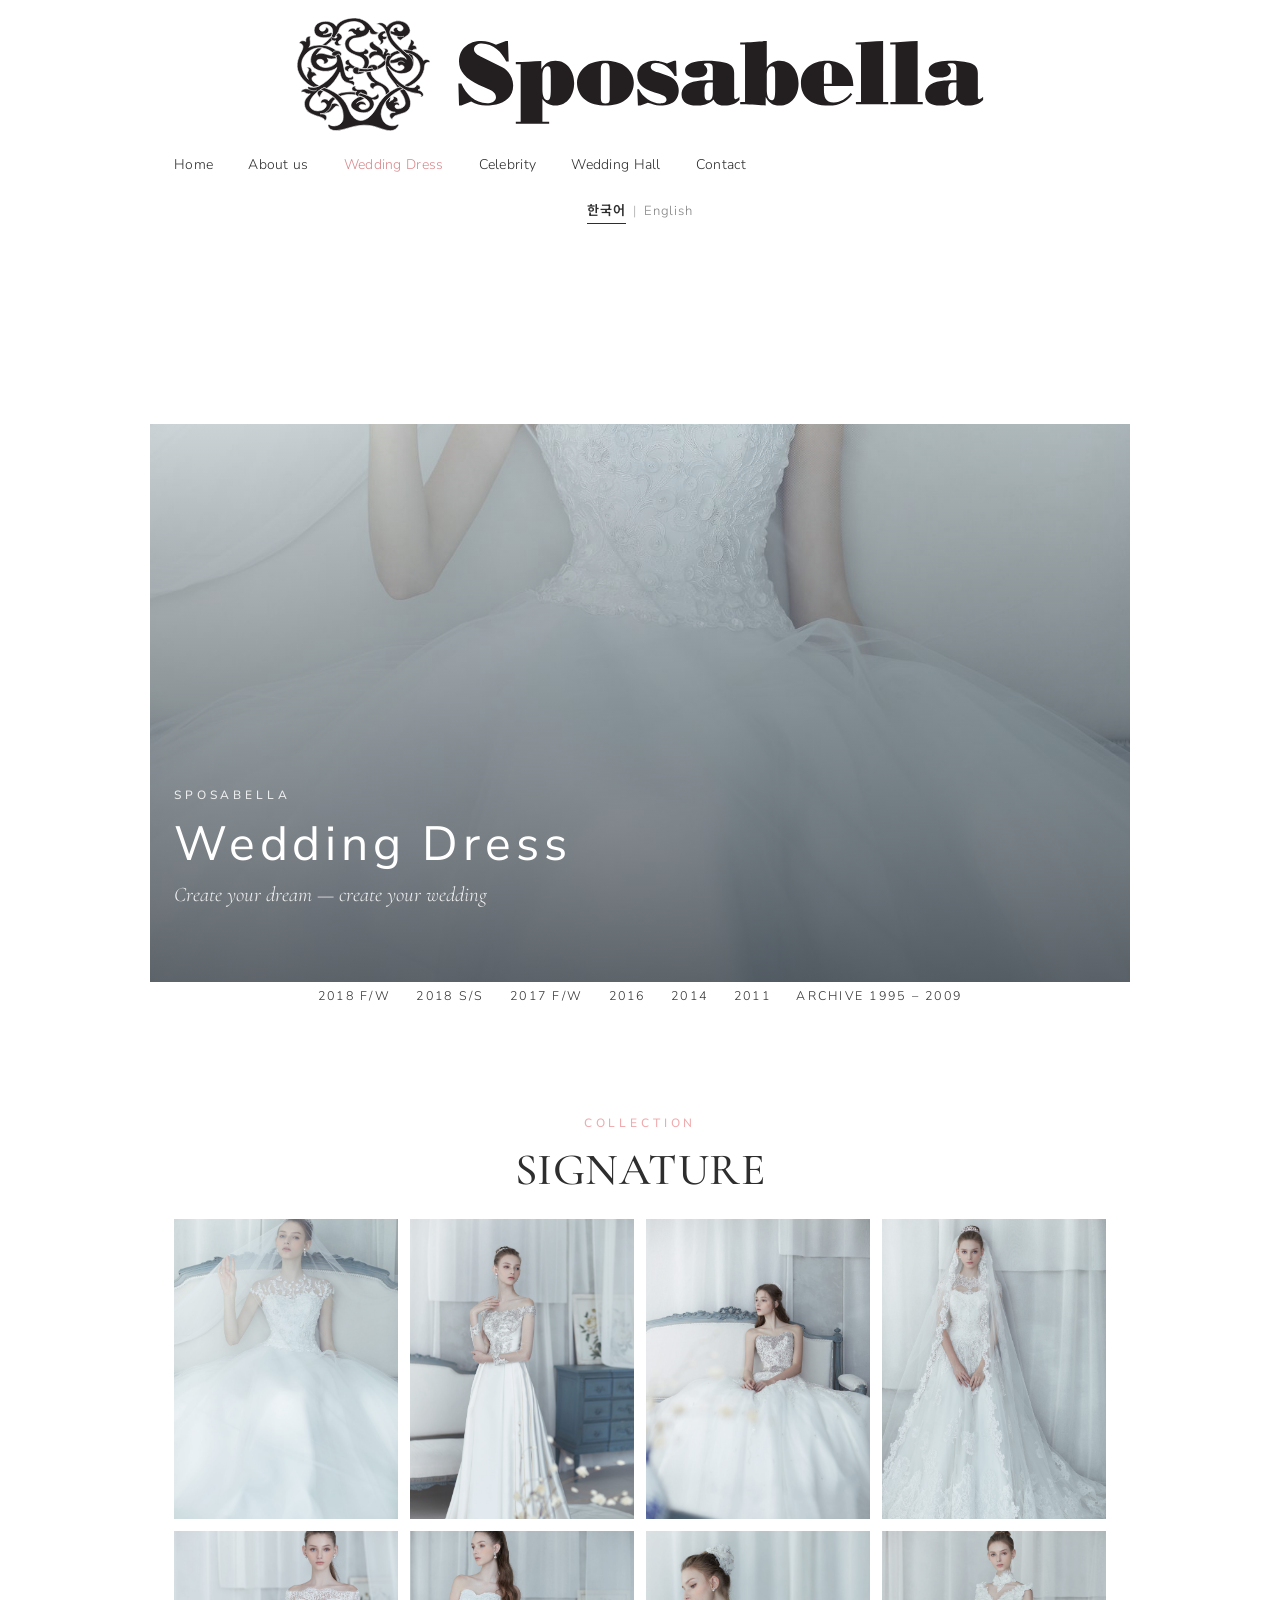
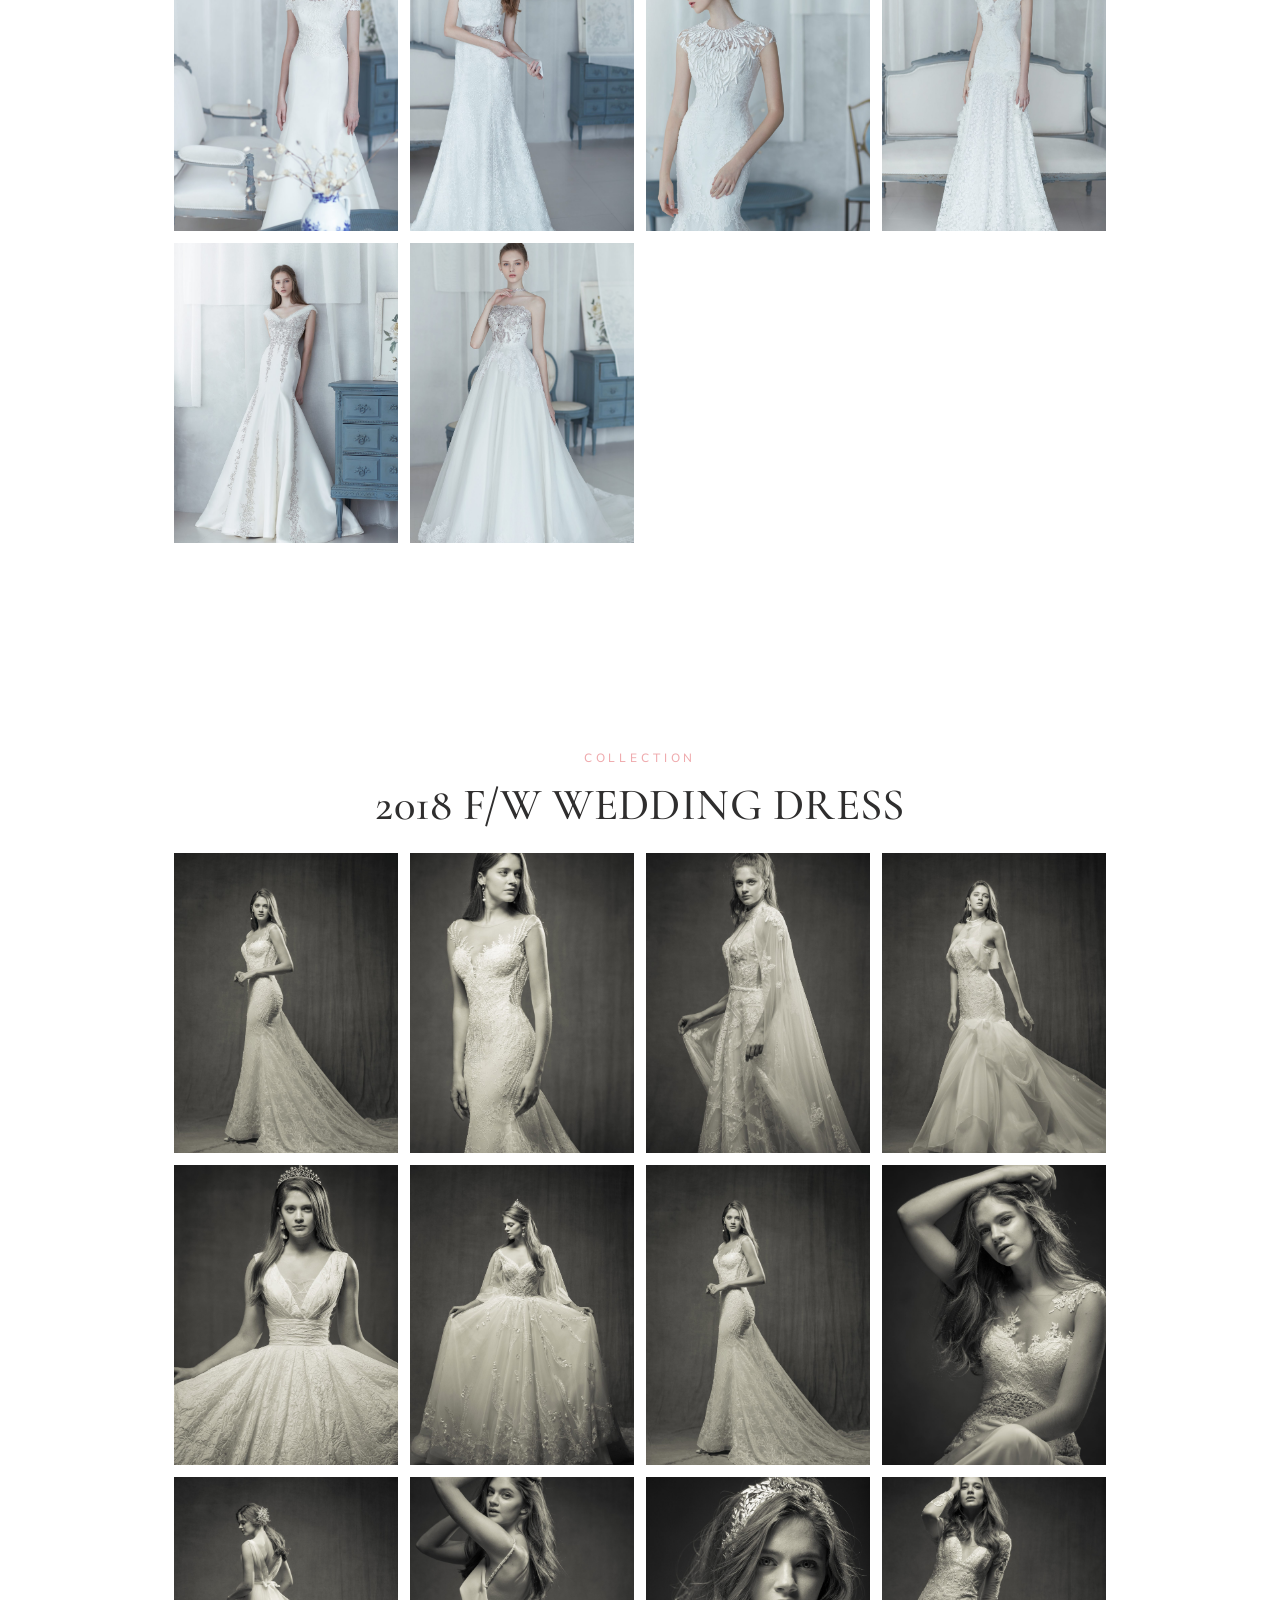
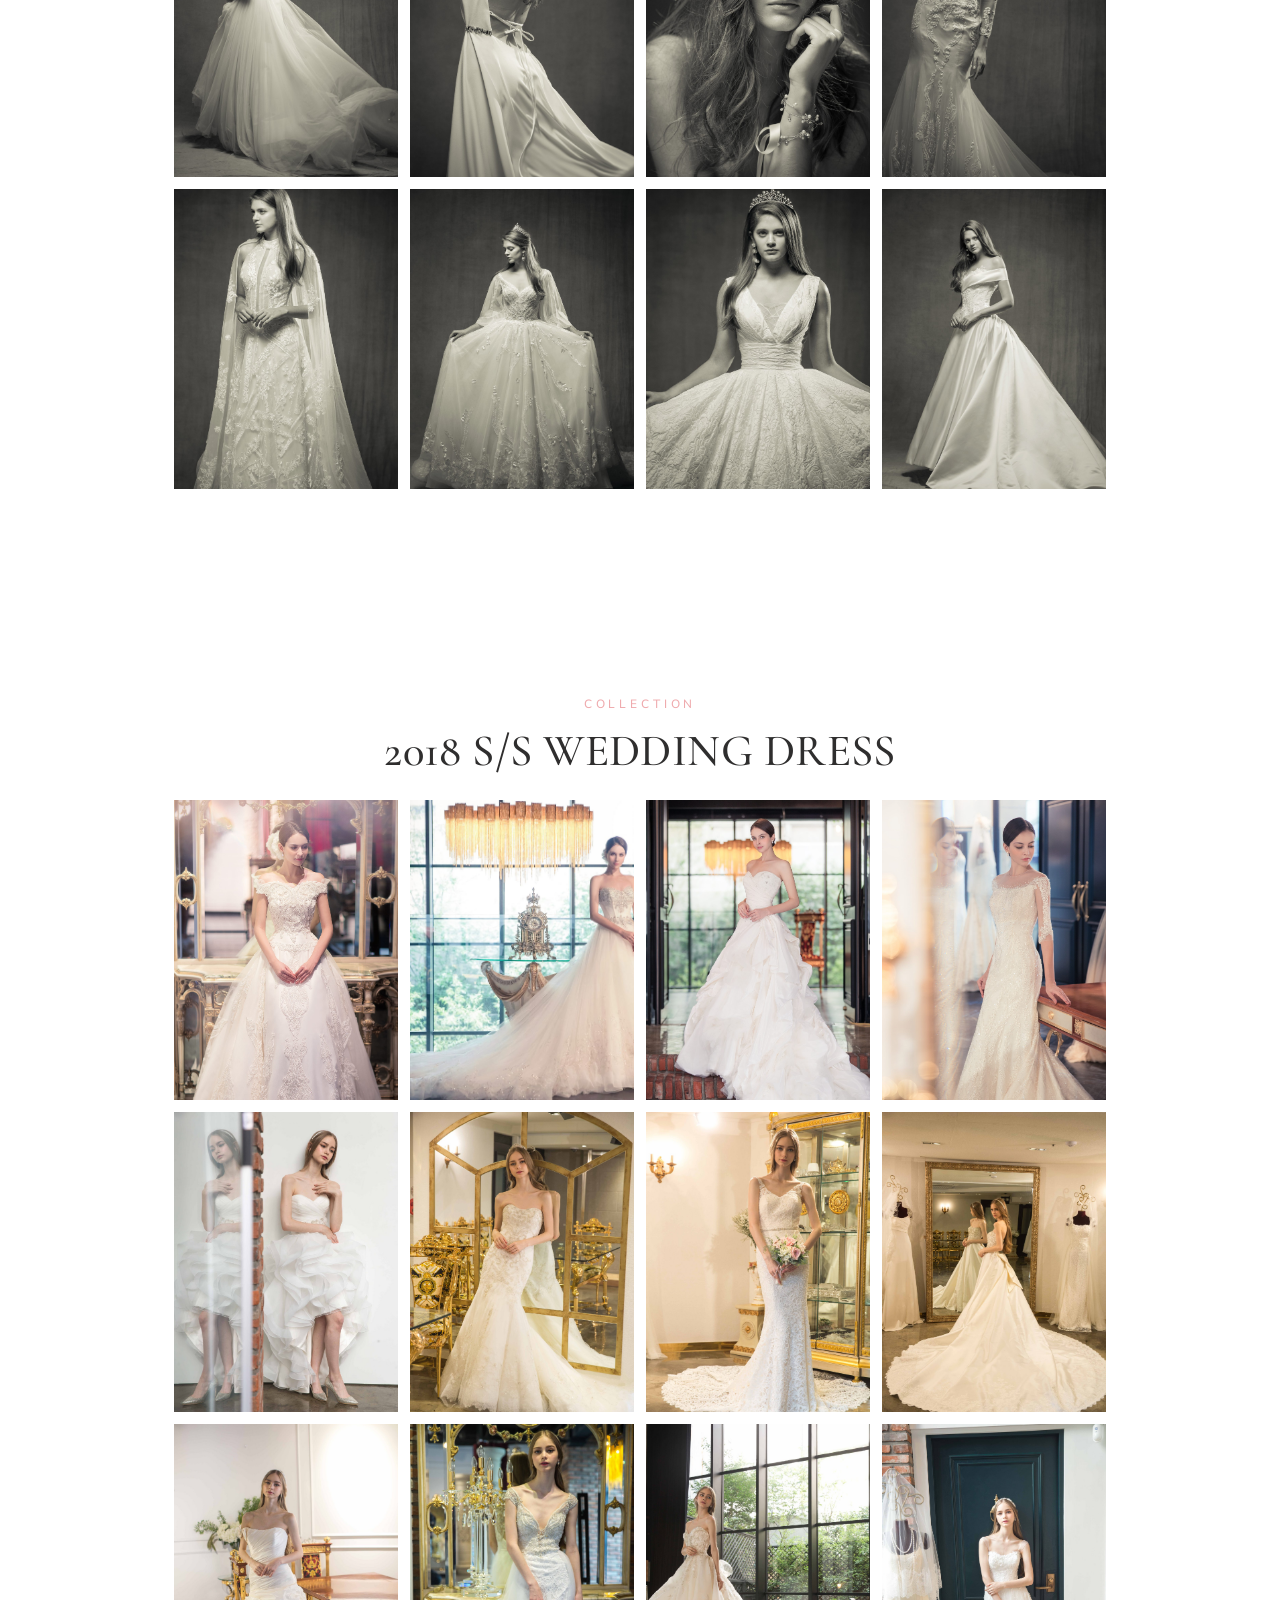
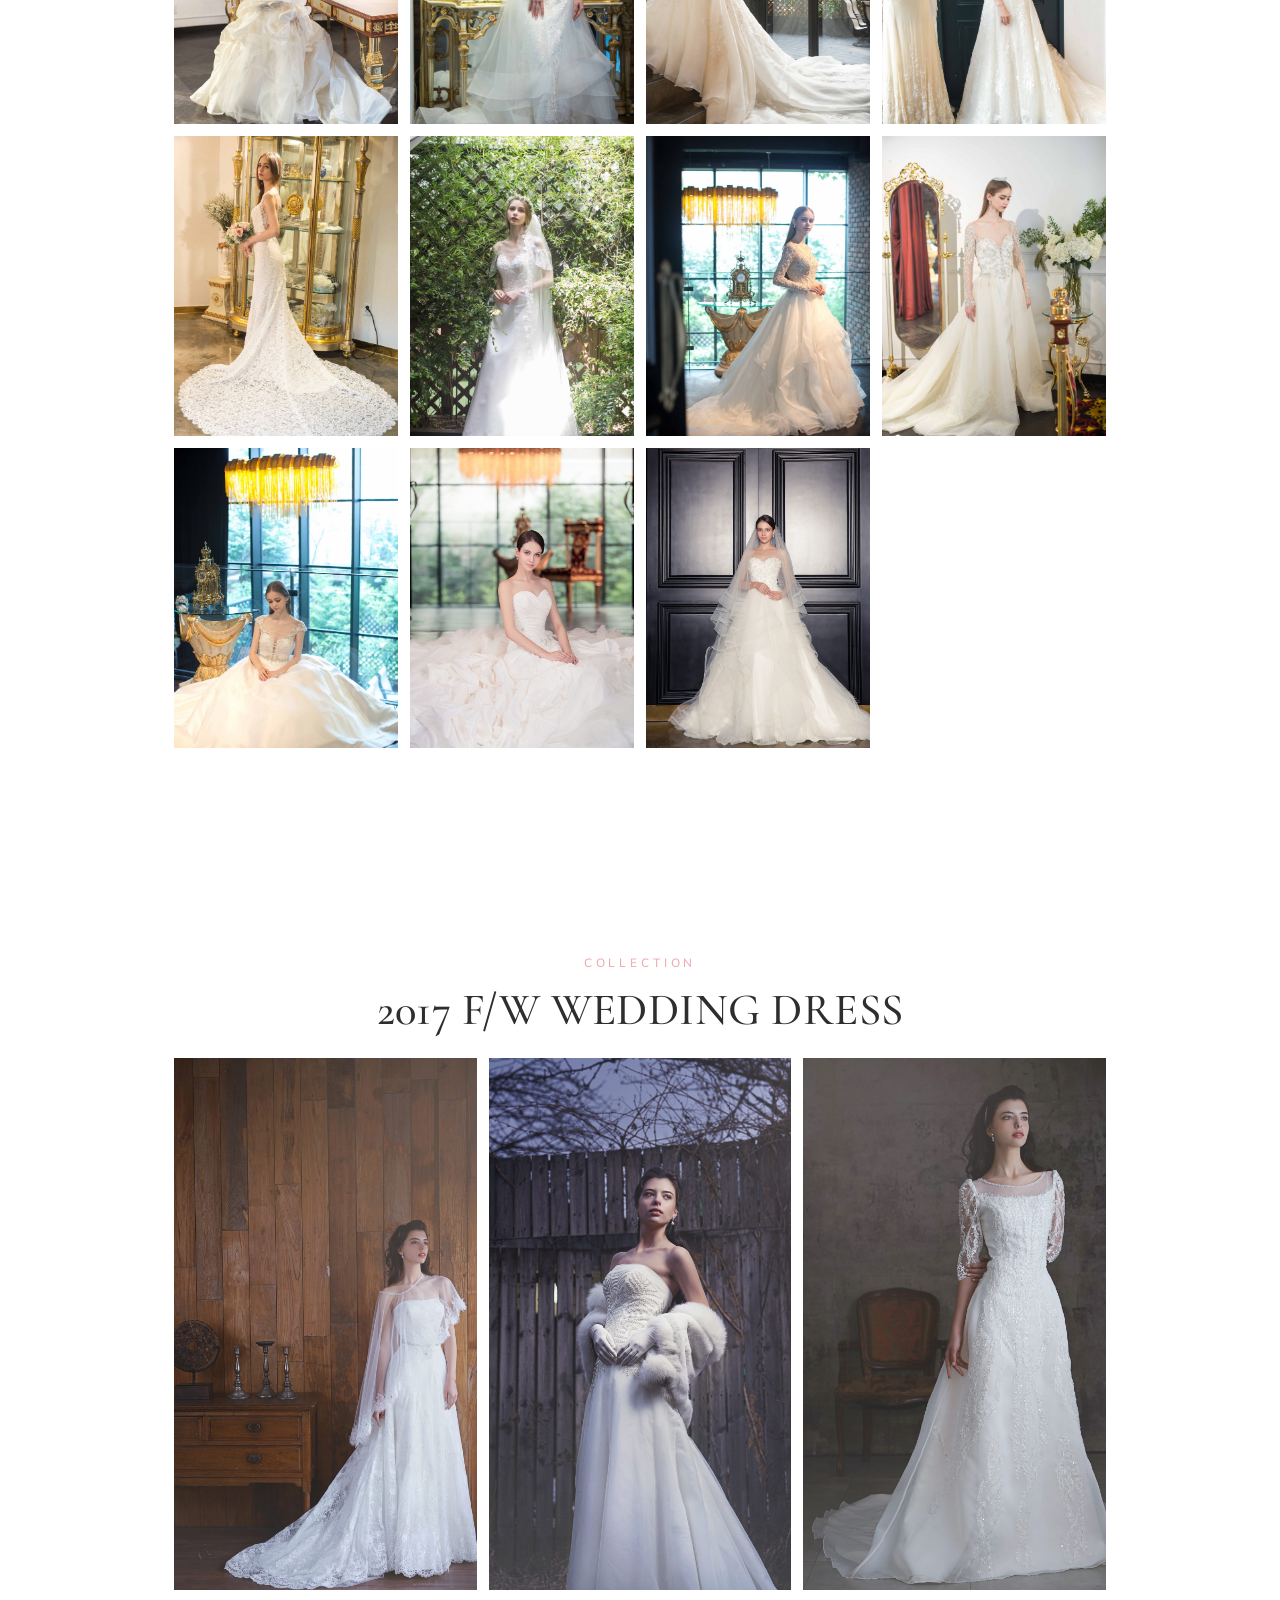
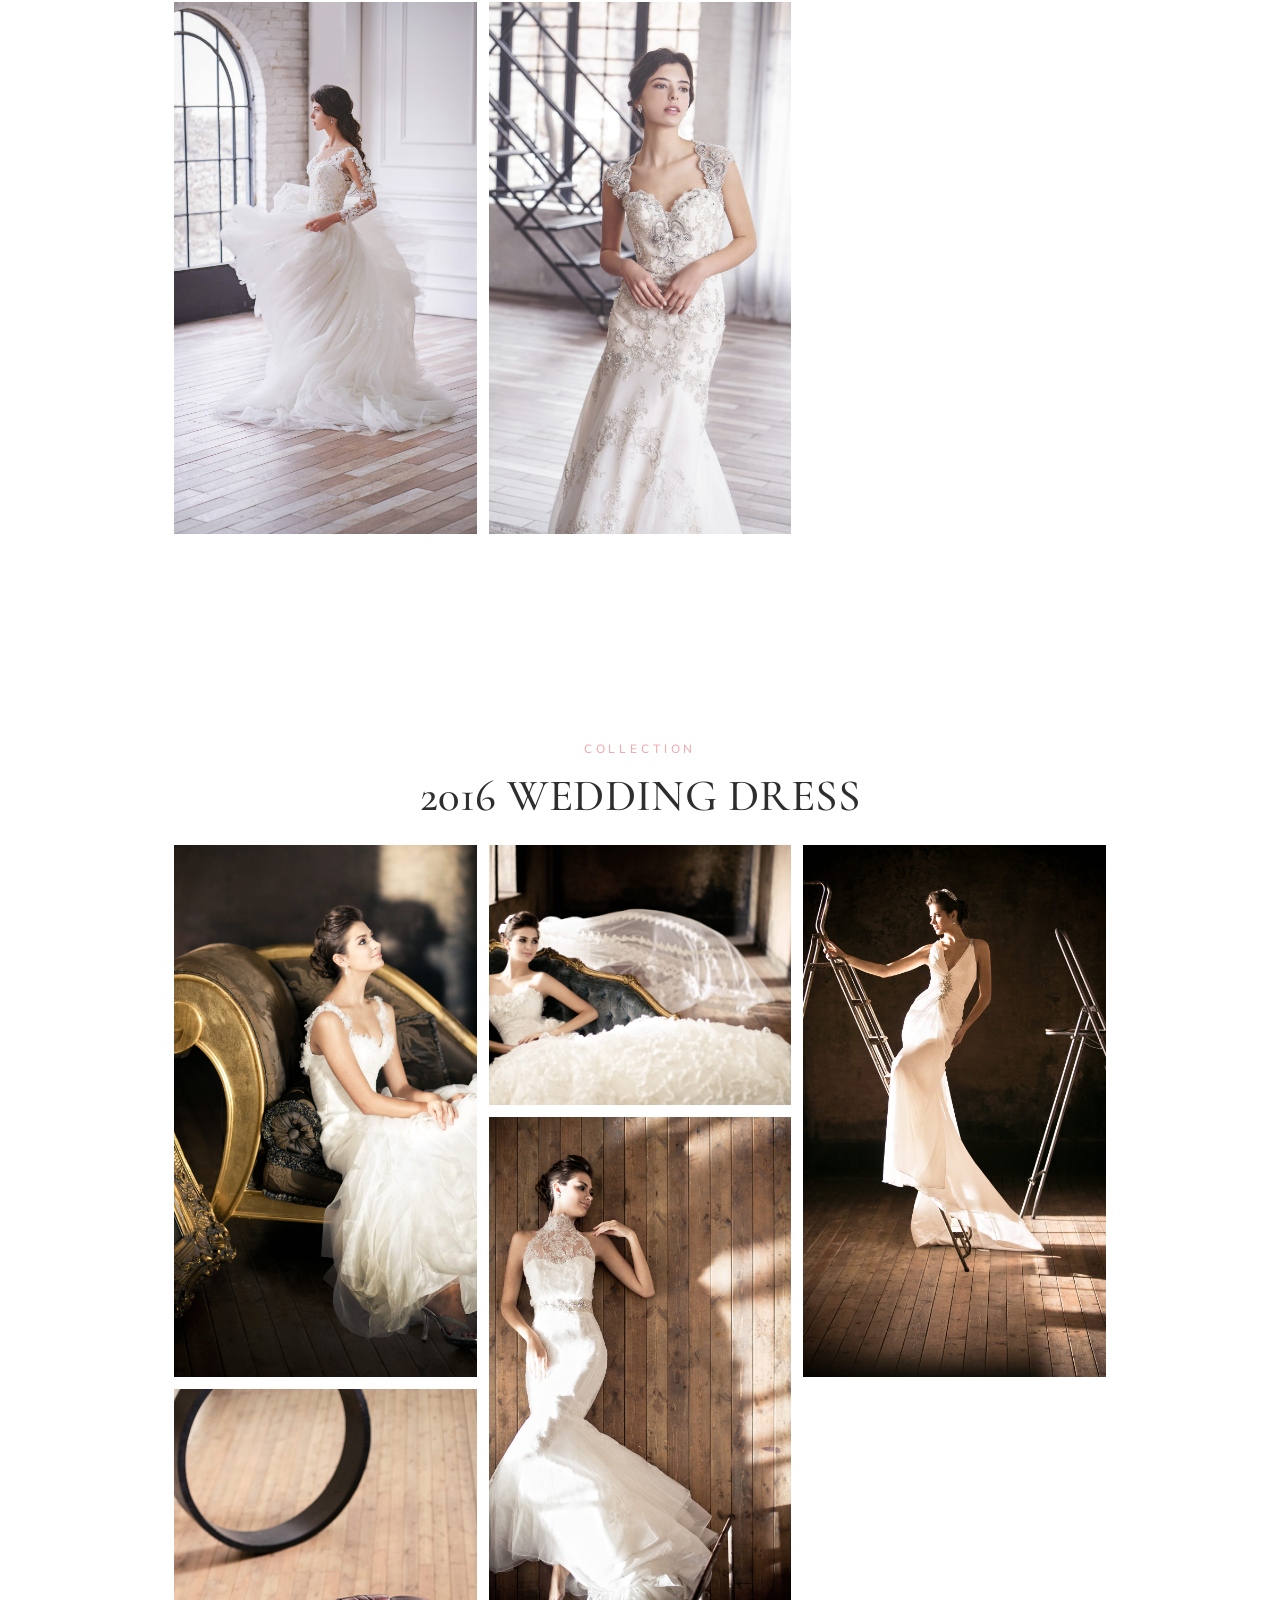
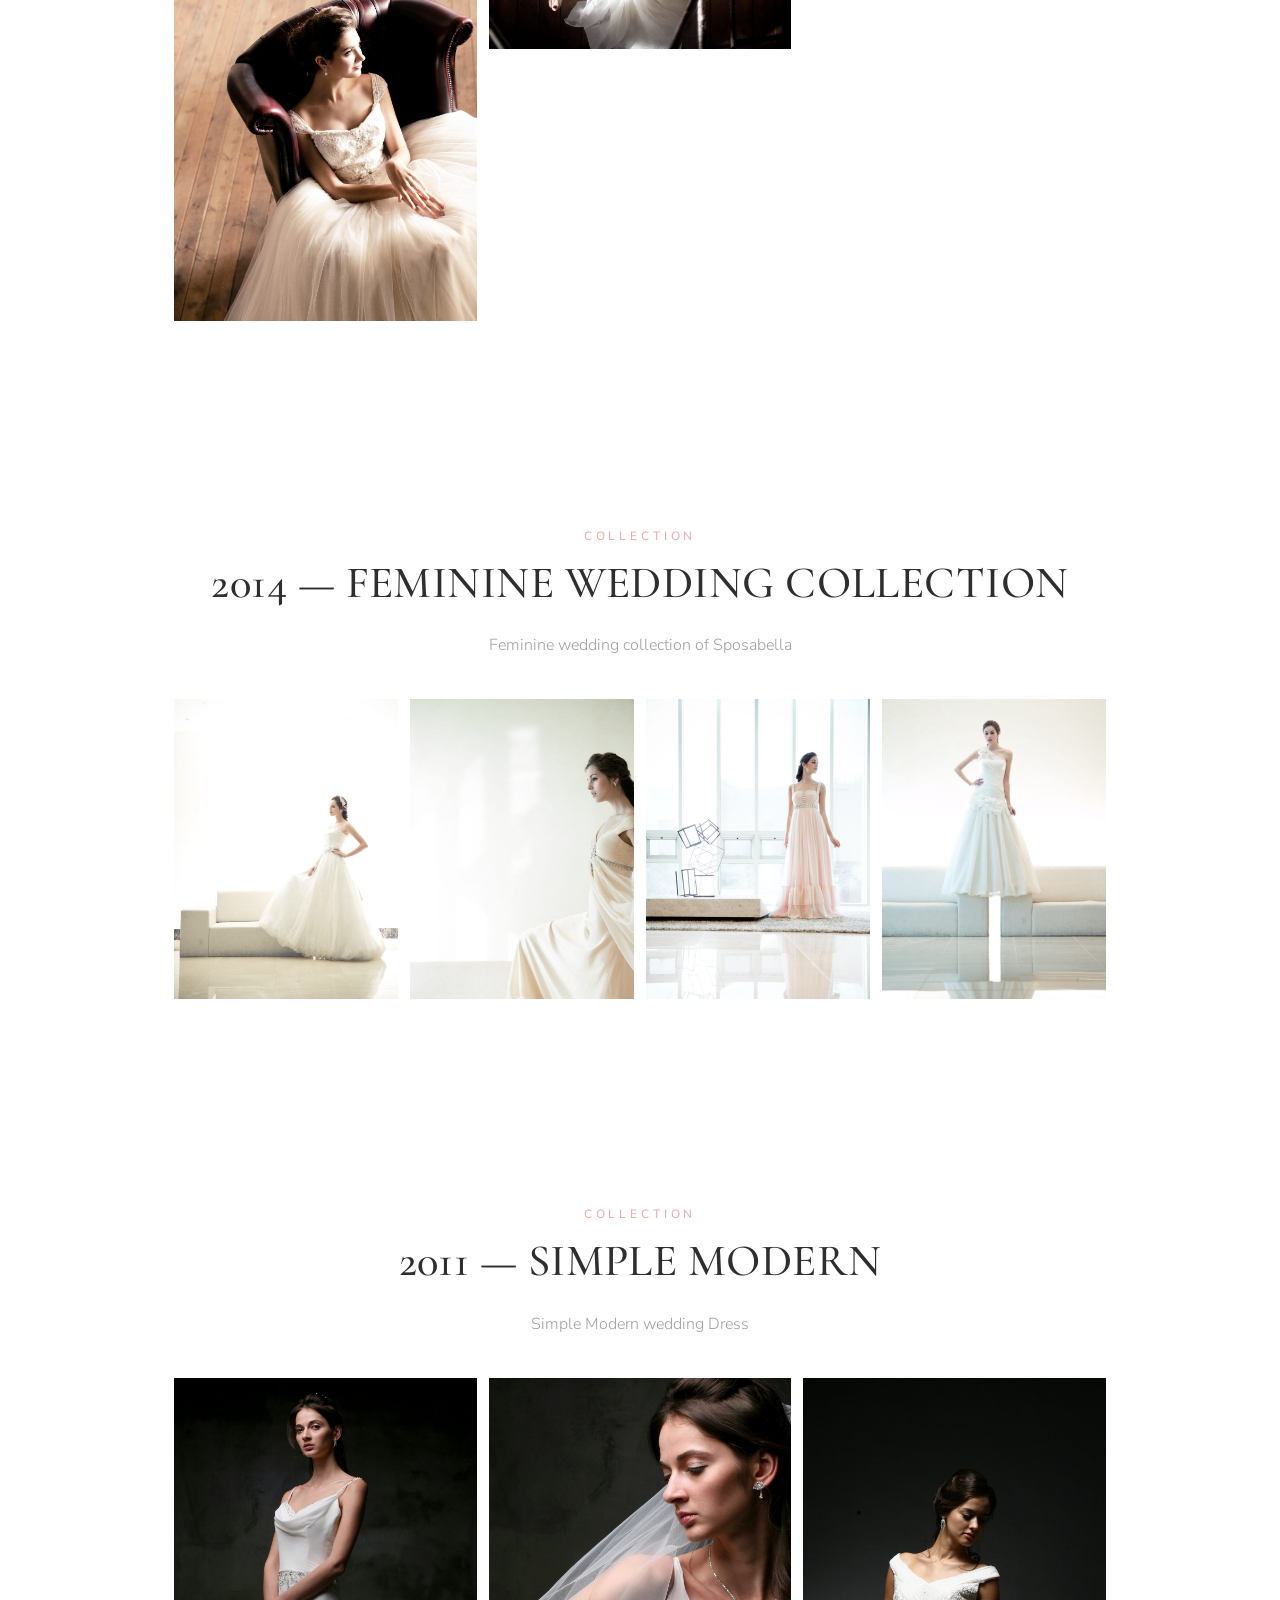
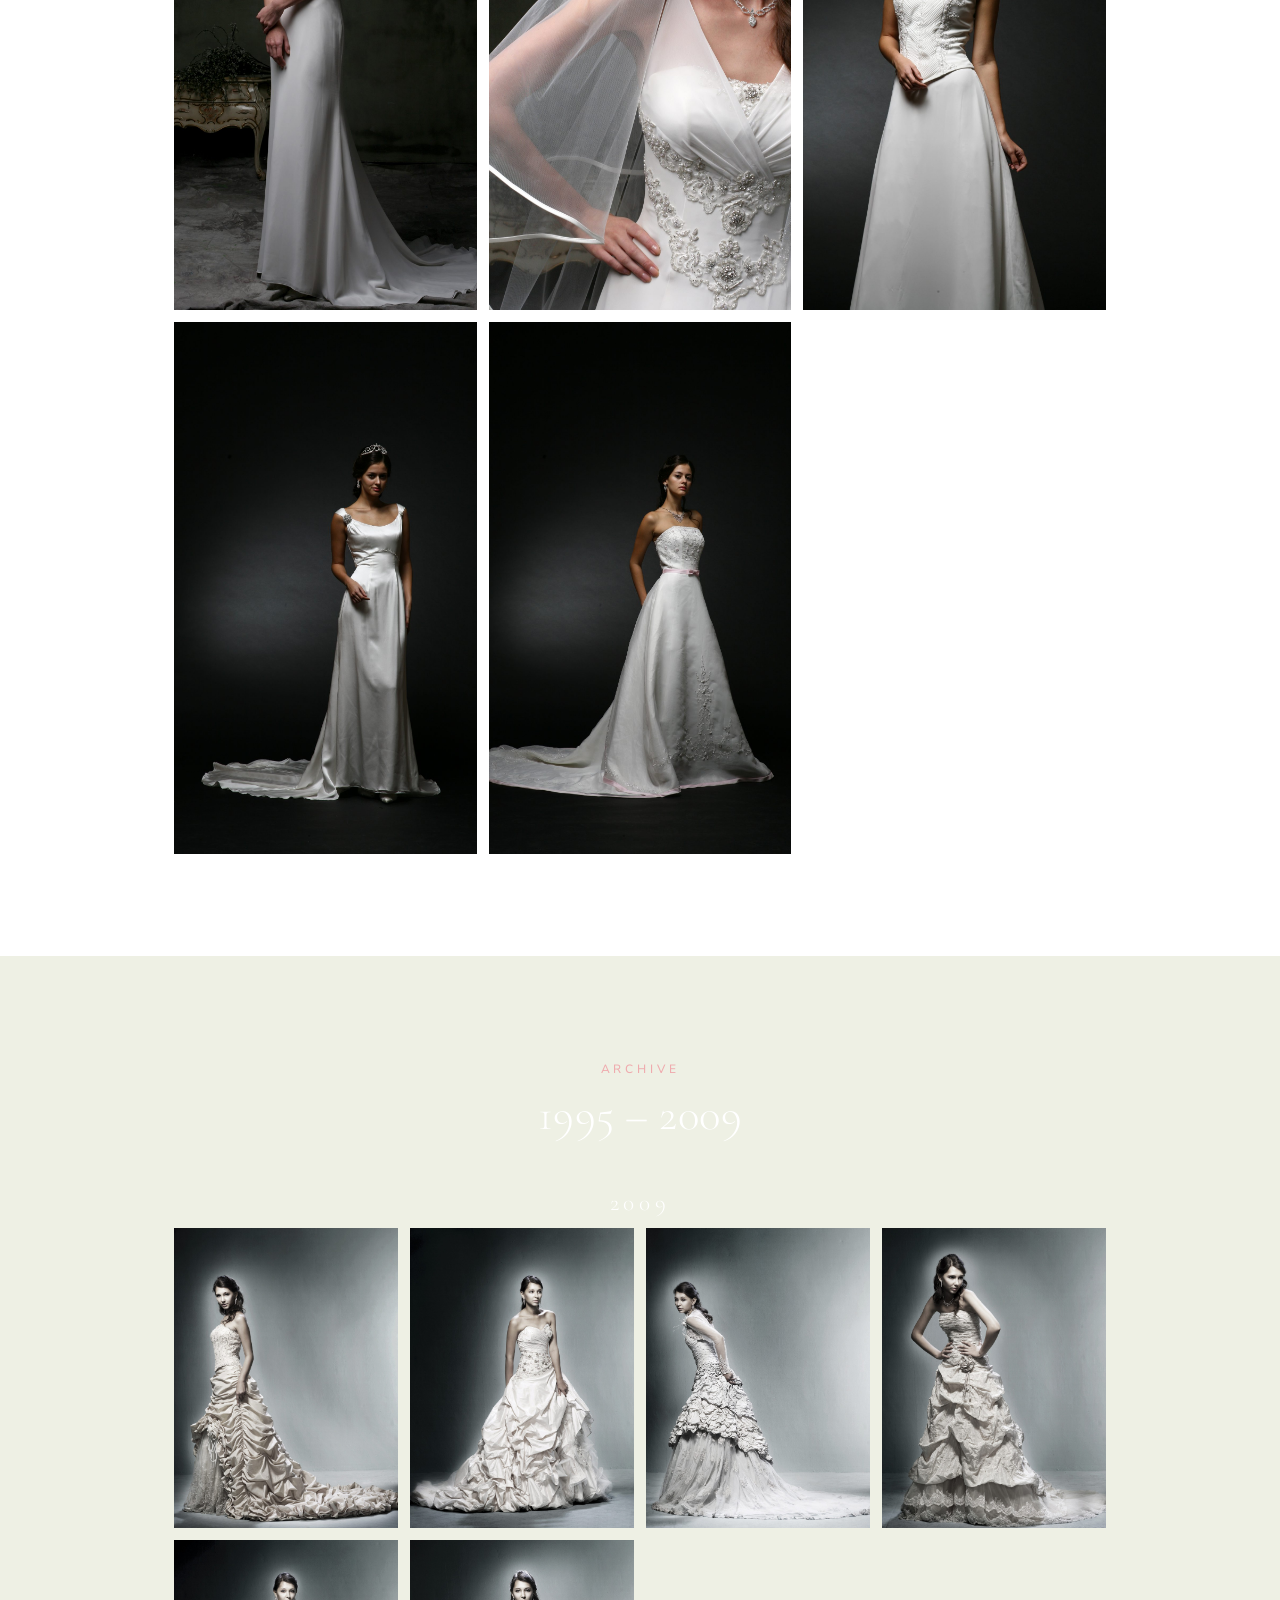
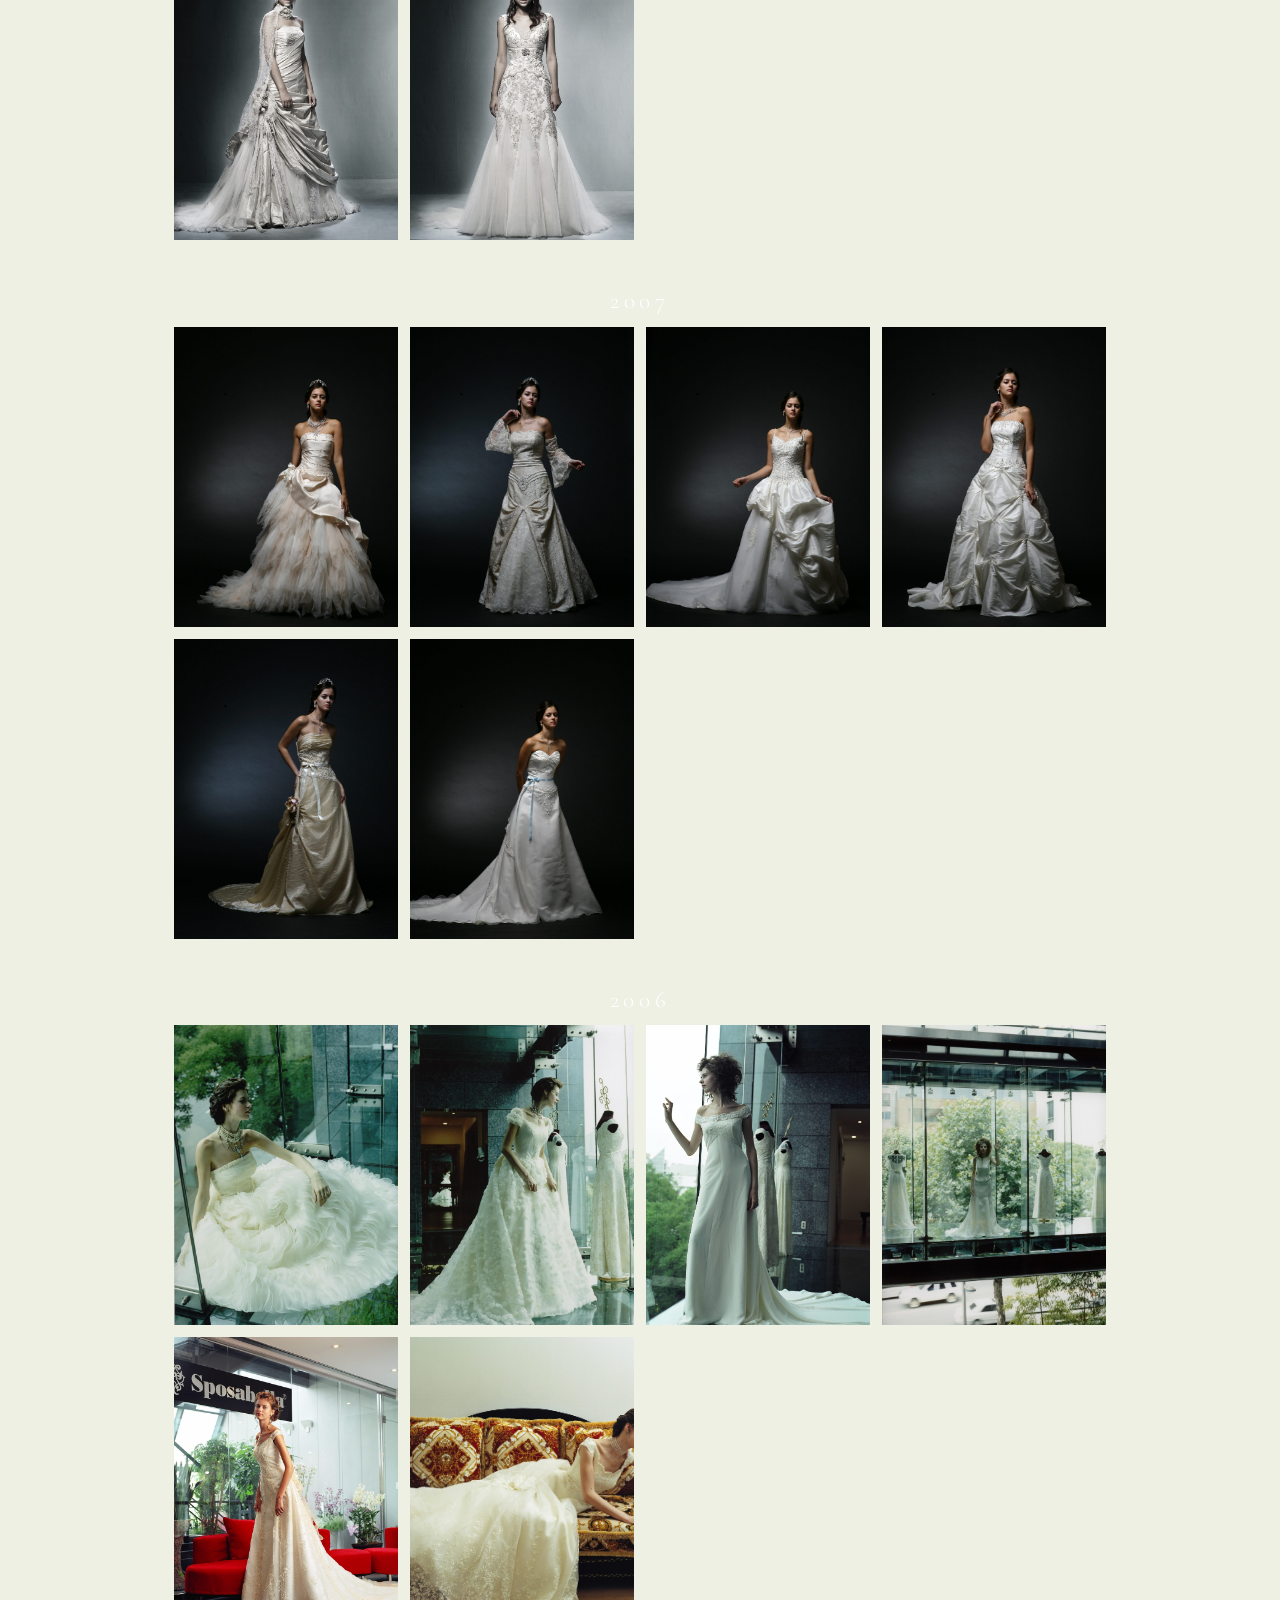
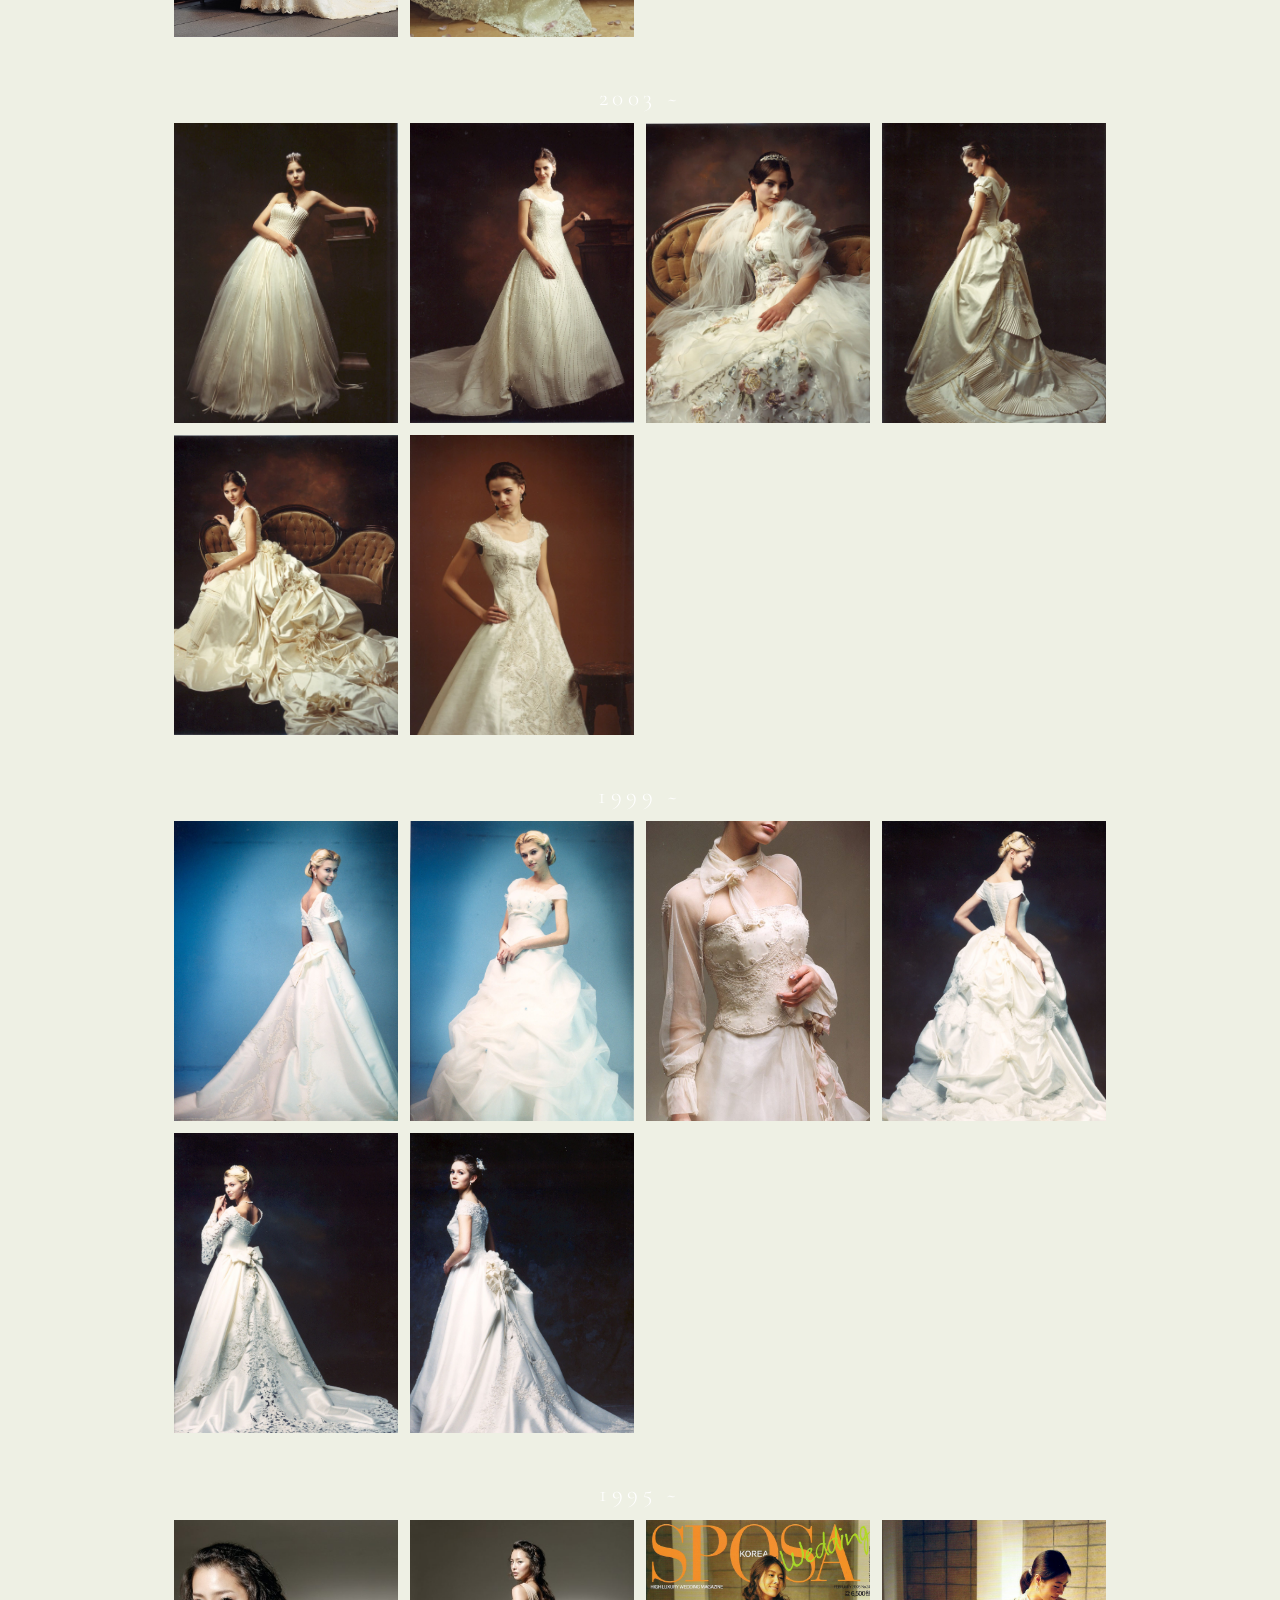
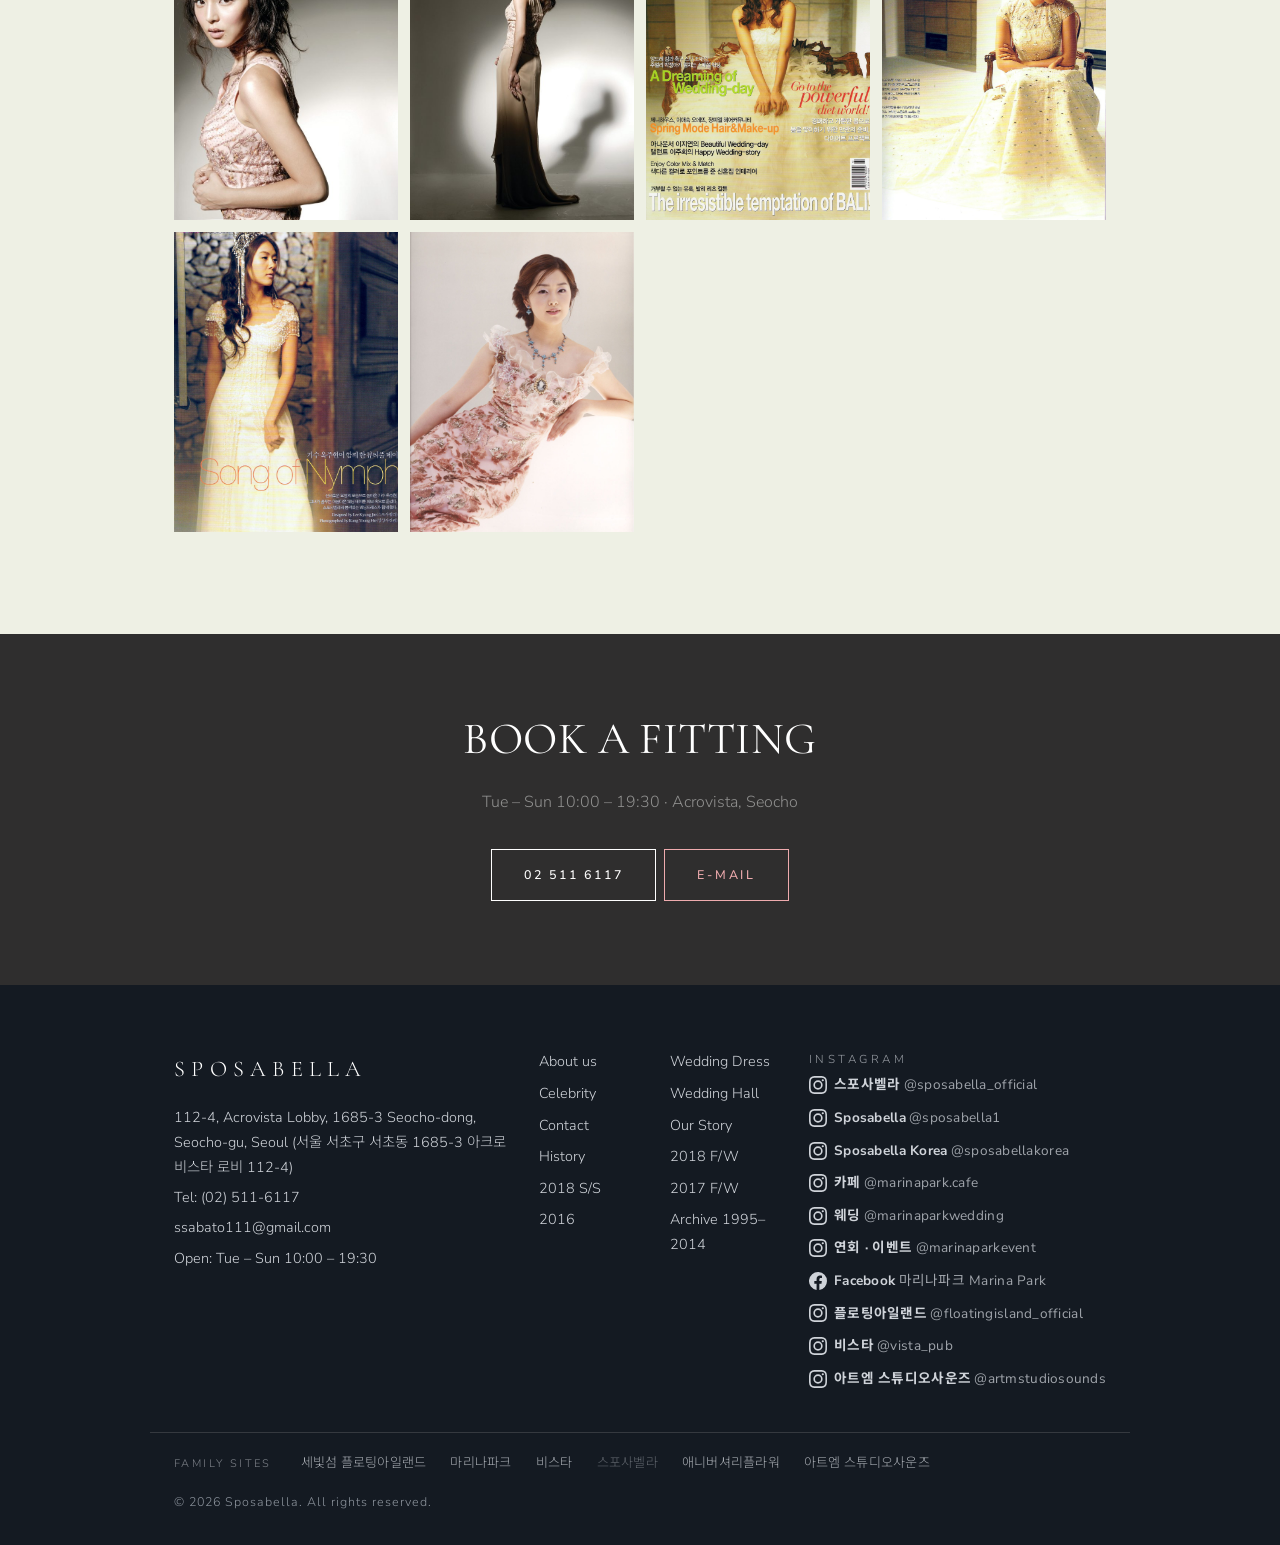
<file: wedding-dress.html>
<!DOCTYPE html>
<html lang="ko">
<head>
<meta charset="utf-8">
<meta name="viewport" content="width=device-width, initial-scale=1">
<title>Wedding Dress | Sposabella</title>
<meta name="description" content="스포사벨라 — 1995년부터 이어온 인터내셔널 브라이덜 브랜드. 웨딩드레스, 파티드레스, 연주복, 맞춤정장. 서울 서초 아크로비스타.">
<meta property="og:site_name" content="Sposabella">
<meta property="og:title" content="Wedding Dress | Sposabella">
<meta property="og:type" content="website">
<meta property="og:image" content="images/2649b2_05fe499776144d0fb7aadeecd679acff.jpeg">
<link rel="icon" href="favicon.svg" type="image/svg+xml">
<link rel="alternate" hreflang="ko" href="wedding-dress.html">
<link rel="alternate" hreflang="en" href="wedding-dress-en.html">
<link rel="alternate" hreflang="x-default" href="wedding-dress.html">
<link rel="preconnect" href="https://fonts.googleapis.com">
<link rel="preconnect" href="https://fonts.gstatic.com" crossorigin>
<link href="https://fonts.googleapis.com/css2?family=Nunito+Sans:wght@200;300;400;600&family=Cormorant+Garamond:ital,wght@0,400;0,500;1,400&family=Noto+Sans+KR:wght@300;400;500;700&display=swap" rel="stylesheet">
<link rel="stylesheet" href="css/style.css?v=9">
</head>
<body class="page-wedding-dress">
<header class="site-header header-banner">
  <div class="wrap">
    <a class="brand logo-banner" href="index.html"><img src="images/sposabella-logo.svg" alt="Sposabella" width="3113" height="581" onerror="this.style.display='none';this.nextElementSibling.style.display='inline'"><span class="brand-main" style="display:none">SPOSABELLA</span></a>
    <button class="nav-toggle" aria-label="메뉴 열기" aria-expanded="false"><span></span><span></span><span></span></button>
    <nav class="site-nav"><ul>
<li class=""><a href="index.html">Home</a></li>
<li class="has-sub"><a href="about.html">About us</a><ul class="sub"><li><a href="about.html#story">Our Story</a></li><li><a href="about.html#history">History</a></li></ul></li>
<li class="has-sub active"><a href="wedding-dress.html">Wedding Dress</a><ul class="sub"><li><a href="wedding-dress.html#c2018fw">2018 F/W</a></li><li><a href="wedding-dress.html#c2018ss">2018 S/S</a></li><li><a href="wedding-dress.html#c2017fw">2017 F/W</a></li><li><a href="wedding-dress.html#c2016">2016</a></li><li><a href="wedding-dress.html#archive">Archive 1995–2014</a></li></ul></li>
<li class=""><a href="celebrity.html">Celebrity</a></li>
<li class=""><a href="wedding-hall.html">Wedding Hall</a></li>
<li class=""><a href="contact.html">Contact</a></li>
    </ul></nav>
    <div class="lang-switch" aria-label="Language"><a href="wedding-dress.html" class="on" lang="ko">한국어</a><span>|</span><a href="wedding-dress-en.html" lang="en">English</a></div>
  </div>
</header>

<section class="page-hero tall" style="background-image:url('images/2649b2_c4d010cad06745ddb3d856d39c19d69c.jpg')">
  <div class="wrap"><p class="eyebrow">Sposabella</p><h1>Wedding Dress</h1><p class="lead">Create your dream — create your wedding</p></div>
</section>
<nav class="jump wrap"><a href="#c2018fw">2018 F/W</a><a href="#c2018ss">2018 S/S</a><a href="#c2017fw">2017 F/W</a><a href="#c2016">2016</a><a href="#c2014">2014</a><a href="#c2011">2011</a><a href="#archive">Archive 1995 – 2009</a></nav>
<section class="section collection" id="main"><div class="wrap"><p class="eyebrow center">Collection</p><h2 class="center">Signature</h2><div class="gallery cols-4">
<a class="g-item portrait" href="images/2649b2_c4d010cad06745ddb3d856d39c19d69c.jpg" data-lightbox><img src="images/2649b2_c4d010cad06745ddb3d856d39c19d69c.jpg" loading="lazy" alt=""></a>
<a class="g-item portrait" href="images/2649b2_673a744cb8fd4f07b0156293e3c4d8b3.jpg" data-lightbox><img src="images/2649b2_673a744cb8fd4f07b0156293e3c4d8b3.jpg" loading="lazy" alt=""></a>
<a class="g-item portrait" href="images/2649b2_7028248338824ccd87e45743f5ae8313.jpg" data-lightbox><img src="images/2649b2_7028248338824ccd87e45743f5ae8313.jpg" loading="lazy" alt=""></a>
<a class="g-item portrait" href="images/2649b2_f069021f1b0246a89b19cad4129b8dab.jpg" data-lightbox><img src="images/2649b2_f069021f1b0246a89b19cad4129b8dab.jpg" loading="lazy" alt=""></a>
<a class="g-item portrait" href="images/2649b2_7db96b5a44784493912d6a4156015ff0.jpg" data-lightbox><img src="images/2649b2_7db96b5a44784493912d6a4156015ff0.jpg" loading="lazy" alt=""></a>
<a class="g-item portrait" href="images/2649b2_17f97f644e1e4fb4a4cd07ae2b82537e.jpg" data-lightbox><img src="images/2649b2_17f97f644e1e4fb4a4cd07ae2b82537e.jpg" loading="lazy" alt=""></a>
<a class="g-item portrait" href="images/2649b2_7894fbf5a36744589bf8ffcc0d61e990.jpg" data-lightbox><img src="images/2649b2_7894fbf5a36744589bf8ffcc0d61e990.jpg" loading="lazy" alt=""></a>
<a class="g-item portrait" href="images/2649b2_42a516097e8840bcafde33e1793489e3.jpg" data-lightbox><img src="images/2649b2_42a516097e8840bcafde33e1793489e3.jpg" loading="lazy" alt=""></a>
<a class="g-item portrait" href="images/2649b2_cc5d073ea3f84fd98e99bf3c6f1bdea4.jpg" data-lightbox><img src="images/2649b2_cc5d073ea3f84fd98e99bf3c6f1bdea4.jpg" loading="lazy" alt=""></a>
<a class="g-item portrait" href="images/2649b2_5d965134c2284798a0269c0ceeb386e2.jpg" data-lightbox><img src="images/2649b2_5d965134c2284798a0269c0ceeb386e2.jpg" loading="lazy" alt=""></a>
</div></div></section>
<section class="section collection" id="c2018fw"><div class="wrap"><p class="eyebrow center">Collection</p><h2 class="center">2018 F/W Wedding Dress</h2><div class="gallery cols-4">
<a class="g-item portrait" href="images/2649b2_147415e0a4324a1fa73643a5cce62d29.jpg" data-lightbox><img src="images/2649b2_147415e0a4324a1fa73643a5cce62d29.jpg" loading="lazy" alt=""></a>
<a class="g-item portrait" href="images/2649b2_9768fae1b02343d7adb6d48cc30f9d0b.jpg" data-lightbox><img src="images/2649b2_9768fae1b02343d7adb6d48cc30f9d0b.jpg" loading="lazy" alt=""></a>
<a class="g-item portrait" href="images/2649b2_9432343ad9de4a008fb57241552b9069.jpg" data-lightbox><img src="images/2649b2_9432343ad9de4a008fb57241552b9069.jpg" loading="lazy" alt=""></a>
<a class="g-item portrait" href="images/2649b2_9da65931a4034ed597720c4987b2815f.jpg" data-lightbox><img src="images/2649b2_9da65931a4034ed597720c4987b2815f.jpg" loading="lazy" alt=""></a>
<a class="g-item portrait" href="images/2649b2_ee5ad0c9c2e34c59b6f1b1b661422b95.jpg" data-lightbox><img src="images/2649b2_ee5ad0c9c2e34c59b6f1b1b661422b95.jpg" loading="lazy" alt=""></a>
<a class="g-item portrait" href="images/2649b2_ddbc6cf71e2741809914ba14094afdc7.jpg" data-lightbox><img src="images/2649b2_ddbc6cf71e2741809914ba14094afdc7.jpg" loading="lazy" alt=""></a>
<a class="g-item portrait" href="images/2649b2_a05a0f78692947ad964ac50221ff598f.jpg" data-lightbox><img src="images/2649b2_a05a0f78692947ad964ac50221ff598f.jpg" loading="lazy" alt=""></a>
<a class="g-item portrait" href="images/2649b2_80544a2aeee044a9a499430d7b6499eb.jpg" data-lightbox><img src="images/2649b2_80544a2aeee044a9a499430d7b6499eb.jpg" loading="lazy" alt=""></a>
<a class="g-item portrait" href="images/2649b2_0d7feeeadbd2456fb097a9a997f27ce5.jpg" data-lightbox><img src="images/2649b2_0d7feeeadbd2456fb097a9a997f27ce5.jpg" loading="lazy" alt=""></a>
<a class="g-item portrait" href="images/2649b2_d77975499bc74d629589ea105ccc37de.jpg" data-lightbox><img src="images/2649b2_d77975499bc74d629589ea105ccc37de.jpg" loading="lazy" alt=""></a>
<a class="g-item portrait" href="images/2649b2_7533cf4a62534b80964dddc979bf012d.jpg" data-lightbox><img src="images/2649b2_7533cf4a62534b80964dddc979bf012d.jpg" loading="lazy" alt=""></a>
<a class="g-item portrait" href="images/2649b2_c152c50030414bf4bb4a391bf961e56c.jpg" data-lightbox><img src="images/2649b2_c152c50030414bf4bb4a391bf961e56c.jpg" loading="lazy" alt=""></a>
<a class="g-item portrait" href="images/2649b2_1b36383094ab4c20b55d9495e6e3c483.jpg" data-lightbox><img src="images/2649b2_1b36383094ab4c20b55d9495e6e3c483.jpg" loading="lazy" alt=""></a>
<a class="g-item portrait" href="images/2649b2_03e790fc511d4dc3b8e720a88599522b.jpg" data-lightbox><img src="images/2649b2_03e790fc511d4dc3b8e720a88599522b.jpg" loading="lazy" alt=""></a>
<a class="g-item portrait" href="images/2649b2_1f6b0a58c6ba45a0b4343acc227dedb5.jpg" data-lightbox><img src="images/2649b2_1f6b0a58c6ba45a0b4343acc227dedb5.jpg" loading="lazy" alt=""></a>
<a class="g-item portrait" href="images/2649b2_483f01b4af124c2291c14f2d8ff44e5f.jpg" data-lightbox><img src="images/2649b2_483f01b4af124c2291c14f2d8ff44e5f.jpg" loading="lazy" alt=""></a>
</div></div></section>
<section class="section collection" id="c2018ss"><div class="wrap"><p class="eyebrow center">Collection</p><h2 class="center">2018 S/S Wedding Dress</h2><div class="gallery cols-4">
<a class="g-item portrait" href="images/2649b2_018bb944906c4cf3a66d0abaeb2f41bf.jpg" data-lightbox><img src="images/2649b2_018bb944906c4cf3a66d0abaeb2f41bf.jpg" loading="lazy" alt=""></a>
<a class="g-item landscape" href="images/2649b2_237cc450f1a34141b52856b00fca0971.jpg" data-lightbox><img src="images/2649b2_237cc450f1a34141b52856b00fca0971.jpg" loading="lazy" alt=""></a>
<a class="g-item portrait" href="images/2649b2_9aad433c59f64d01844a2755e2bd0933.jpg" data-lightbox><img src="images/2649b2_9aad433c59f64d01844a2755e2bd0933.jpg" loading="lazy" alt=""></a>
<a class="g-item portrait" href="images/2649b2_721829c2318a4ec9a47c0ccfe91c01c0.jpg" data-lightbox><img src="images/2649b2_721829c2318a4ec9a47c0ccfe91c01c0.jpg" loading="lazy" alt=""></a>
<a class="g-item portrait" href="images/2649b2_04fead8f7c8e43559123e2e5208c5236.jpg" data-lightbox><img src="images/2649b2_04fead8f7c8e43559123e2e5208c5236.jpg" loading="lazy" alt=""></a>
<a class="g-item portrait" href="images/2649b2_8dde78cbf72e496ebc9755382b5c0446.jpg" data-lightbox><img src="images/2649b2_8dde78cbf72e496ebc9755382b5c0446.jpg" loading="lazy" alt=""></a>
<a class="g-item portrait" href="images/2649b2_b6e23e65473d400ab6711cf8bf5c9c29.jpg" data-lightbox><img src="images/2649b2_b6e23e65473d400ab6711cf8bf5c9c29.jpg" loading="lazy" alt=""></a>
<a class="g-item portrait" href="images/2649b2_3ce5a6004fbb41bf95b8181a83e3f53d.jpg" data-lightbox><img src="images/2649b2_3ce5a6004fbb41bf95b8181a83e3f53d.jpg" loading="lazy" alt=""></a>
<a class="g-item portrait" href="images/2649b2_6f2b1586eaef46a090d87c32b4cc3b66.jpg" data-lightbox><img src="images/2649b2_6f2b1586eaef46a090d87c32b4cc3b66.jpg" loading="lazy" alt=""></a>
<a class="g-item portrait" href="images/2649b2_81d0ed4be07744b591e19118ed3d5b67.jpg" data-lightbox><img src="images/2649b2_81d0ed4be07744b591e19118ed3d5b67.jpg" loading="lazy" alt=""></a>
<a class="g-item portrait" href="images/2649b2_ad1051da56b14fa1b96591a34fe240ea.jpg" data-lightbox><img src="images/2649b2_ad1051da56b14fa1b96591a34fe240ea.jpg" loading="lazy" alt=""></a>
<a class="g-item portrait" href="images/2649b2_a8a3414942cc44019ceb7edb04283cc9.jpg" data-lightbox><img src="images/2649b2_a8a3414942cc44019ceb7edb04283cc9.jpg" loading="lazy" alt=""></a>
<a class="g-item portrait" href="images/2649b2_db84235151164d34ba5d22b265ae38ca.jpg" data-lightbox><img src="images/2649b2_db84235151164d34ba5d22b265ae38ca.jpg" loading="lazy" alt=""></a>
<a class="g-item portrait" href="images/2649b2_b1485247d9fa4db8b577e86f83a8468d.jpg" data-lightbox><img src="images/2649b2_b1485247d9fa4db8b577e86f83a8468d.jpg" loading="lazy" alt=""></a>
<a class="g-item portrait" href="images/2649b2_97fadd06d80242849e8cf4a247d54c42.jpg" data-lightbox><img src="images/2649b2_97fadd06d80242849e8cf4a247d54c42.jpg" loading="lazy" alt=""></a>
<a class="g-item portrait" href="images/2649b2_e65177e228df41de97e59d9f67ff8705.jpg" data-lightbox><img src="images/2649b2_e65177e228df41de97e59d9f67ff8705.jpg" loading="lazy" alt=""></a>
<a class="g-item portrait" href="images/2649b2_4f3240e9a8eb425b8078e8606ac10b4f.jpg" data-lightbox><img src="images/2649b2_4f3240e9a8eb425b8078e8606ac10b4f.jpg" loading="lazy" alt=""></a>
<a class="g-item portrait" href="images/2649b2_206973a5ae784f17af54fe404a57117e.jpg" data-lightbox><img src="images/2649b2_206973a5ae784f17af54fe404a57117e.jpg" loading="lazy" alt=""></a>
<a class="g-item portrait" href="images/2649b2_18f101ac8be6410784cd054b020c1d5d.jpg" data-lightbox><img src="images/2649b2_18f101ac8be6410784cd054b020c1d5d.jpg" loading="lazy" alt=""></a>
</div></div></section>
<section class="section collection" id="c2017fw"><div class="wrap"><p class="eyebrow center">Collection</p><h2 class="center">2017 F/W Wedding Dress</h2><div class="gallery cols-3">
<a class="g-item portrait" href="images/2649b2_cfaf925f2a3942cdb16f0d2625ce53cc.jpg" data-lightbox><img src="images/2649b2_cfaf925f2a3942cdb16f0d2625ce53cc.jpg" loading="lazy" alt=""></a>
<a class="g-item portrait" href="images/2649b2_f15376aab5ed4b02bc629db6bf28a2a4.jpg" data-lightbox><img src="images/2649b2_f15376aab5ed4b02bc629db6bf28a2a4.jpg" loading="lazy" alt=""></a>
<a class="g-item portrait" href="images/2649b2_3481ccc7532b4ca1b277b67f6e665a50.jpg" data-lightbox><img src="images/2649b2_3481ccc7532b4ca1b277b67f6e665a50.jpg" loading="lazy" alt=""></a>
<a class="g-item portrait" href="images/2649b2_287d184eb4fe4993b997b07d9d9ce555.jpg" data-lightbox><img src="images/2649b2_287d184eb4fe4993b997b07d9d9ce555.jpg" loading="lazy" alt=""></a>
<a class="g-item portrait" href="images/2649b2_c3df0df46425444bb86b25fca09f8d34.jpg" data-lightbox><img src="images/2649b2_c3df0df46425444bb86b25fca09f8d34.jpg" loading="lazy" alt=""></a>
</div></div></section>
<section class="section collection" id="c2016"><div class="wrap"><p class="eyebrow center">Collection</p><h2 class="center">2016 Wedding Dress</h2><div class="gallery cols-3">
<a class="g-item portrait" href="images/2649b2_c5327da1459e43cdb2d3c87d4fb467db.jpg" data-lightbox><img src="images/2649b2_c5327da1459e43cdb2d3c87d4fb467db.jpg" loading="lazy" alt=""></a>
<a class="g-item landscape" href="images/2649b2_f38a27239d16407e827776e38fc3cdff.jpg" data-lightbox><img src="images/2649b2_f38a27239d16407e827776e38fc3cdff.jpg" loading="lazy" alt=""></a>
<a class="g-item portrait" href="images/2649b2_c208da1d12b041048bda6b2860d80d24.jpg" data-lightbox><img src="images/2649b2_c208da1d12b041048bda6b2860d80d24.jpg" loading="lazy" alt=""></a>
<a class="g-item portrait" href="images/2649b2_ed0e90f5d7dd4526a47bef2b94dd7393.jpg" data-lightbox><img src="images/2649b2_ed0e90f5d7dd4526a47bef2b94dd7393.jpg" loading="lazy" alt=""></a>
<a class="g-item portrait" href="images/2649b2_c69d857974f54852ba61f9ebccdfdb38.jpg" data-lightbox><img src="images/2649b2_c69d857974f54852ba61f9ebccdfdb38.jpg" loading="lazy" alt=""></a>
</div></div></section>
<section class="section collection" id="c2014"><div class="wrap"><p class="eyebrow center">Collection</p><h2 class="center">2014 — Feminine wedding collection</h2><p class="center sub">Feminine wedding collection of Sposabella</p><div class="gallery cols-4">
<a class="g-item portrait" href="images/2649b2_fbd4d7304a264580b527fa1fcfdf4bd2.jpg" data-lightbox><img src="images/2649b2_fbd4d7304a264580b527fa1fcfdf4bd2.jpg" loading="lazy" alt=""></a>
<a class="g-item portrait" href="images/2649b2_958e98a6f21242378cc8abc69f595670.jpg" data-lightbox><img src="images/2649b2_958e98a6f21242378cc8abc69f595670.jpg" loading="lazy" alt=""></a>
<a class="g-item portrait" href="images/2649b2_5b3151e244c840d3a6df626a954d1b8b.jpg" data-lightbox><img src="images/2649b2_5b3151e244c840d3a6df626a954d1b8b.jpg" loading="lazy" alt=""></a>
<a class="g-item portrait" href="images/2649b2_536b705cfd8b443d92be3628bd2e9708.jpg" data-lightbox><img src="images/2649b2_536b705cfd8b443d92be3628bd2e9708.jpg" loading="lazy" alt=""></a>
</div></div></section>
<section class="section collection" id="c2011"><div class="wrap"><p class="eyebrow center">Collection</p><h2 class="center">2011 — Simple Modern</h2><p class="center sub">Simple Modern wedding Dress</p><div class="gallery cols-3">
<a class="g-item portrait" href="images/2649b2_d78bc11c846f49fe8c709c0d808219a5.jpg" data-lightbox><img src="images/2649b2_d78bc11c846f49fe8c709c0d808219a5.jpg" loading="lazy" alt=""></a>
<a class="g-item portrait" href="images/2649b2_14d942189ef7462aa29912ae25e5f383.jpg" data-lightbox><img src="images/2649b2_14d942189ef7462aa29912ae25e5f383.jpg" loading="lazy" alt=""></a>
<a class="g-item portrait" href="images/2649b2_4913d7938bbe47d89738adef6b67e366.jpg" data-lightbox><img src="images/2649b2_4913d7938bbe47d89738adef6b67e366.jpg" loading="lazy" alt=""></a>
<a class="g-item portrait" href="images/2649b2_b7724d7874f046c79c6fa12f1f8e78f9.jpg" data-lightbox><img src="images/2649b2_b7724d7874f046c79c6fa12f1f8e78f9.jpg" loading="lazy" alt=""></a>
<a class="g-item portrait" href="images/2649b2_240c812a06cd483f9f6adfbbe5ec830f.jpg" data-lightbox><img src="images/2649b2_240c812a06cd483f9f6adfbbe5ec830f.jpg" loading="lazy" alt=""></a>
</div></div></section>
<section class="section alt" id="archive"><div class="wrap"><p class="eyebrow center">Archive</p><h2 class="center">1995 – 2009</h2>
<h3 class="center yr">2009</h3><div class="gallery cols-4">
<a class="g-item portrait" href="images/2649b2_97c044a039124ba789fb4f8bdad0de70.jpg" data-lightbox><img src="images/2649b2_97c044a039124ba789fb4f8bdad0de70.jpg" loading="lazy" alt=""></a>
<a class="g-item portrait" href="images/2649b2_7f2e3ee03e874ceda75a009a85615c80.jpg" data-lightbox><img src="images/2649b2_7f2e3ee03e874ceda75a009a85615c80.jpg" loading="lazy" alt=""></a>
<a class="g-item portrait" href="images/2649b2_7e324dcece454e71aaf438f5d392e7e8.jpg" data-lightbox><img src="images/2649b2_7e324dcece454e71aaf438f5d392e7e8.jpg" loading="lazy" alt=""></a>
<a class="g-item portrait" href="images/2649b2_85c6f19f49ef492db71314ec64f26292.jpg" data-lightbox><img src="images/2649b2_85c6f19f49ef492db71314ec64f26292.jpg" loading="lazy" alt=""></a>
<a class="g-item portrait" href="images/2649b2_4a256534ac954a038dc0fb71905ff732.jpg" data-lightbox><img src="images/2649b2_4a256534ac954a038dc0fb71905ff732.jpg" loading="lazy" alt=""></a>
<a class="g-item portrait" href="images/2649b2_52c502abd7824e16a16192adc2fec43f.jpg" data-lightbox><img src="images/2649b2_52c502abd7824e16a16192adc2fec43f.jpg" loading="lazy" alt=""></a>
</div>
<h3 class="center yr">2007</h3><div class="gallery cols-4">
<a class="g-item portrait" href="images/2649b2_7ec5a94decdf4d0693fbabfab5b602e3.jpg" data-lightbox><img src="images/2649b2_7ec5a94decdf4d0693fbabfab5b602e3.jpg" loading="lazy" alt=""></a>
<a class="g-item portrait" href="images/2649b2_b8db16c2bbde45d79da844cdc479a08e.jpg" data-lightbox><img src="images/2649b2_b8db16c2bbde45d79da844cdc479a08e.jpg" loading="lazy" alt=""></a>
<a class="g-item portrait" href="images/2649b2_400d0a8563084bcf8602dd03b6ece912.jpg" data-lightbox><img src="images/2649b2_400d0a8563084bcf8602dd03b6ece912.jpg" loading="lazy" alt=""></a>
<a class="g-item portrait" href="images/2649b2_1f8d757847a748e6a328fae27902ff03.jpg" data-lightbox><img src="images/2649b2_1f8d757847a748e6a328fae27902ff03.jpg" loading="lazy" alt=""></a>
<a class="g-item portrait" href="images/2649b2_12a566a0ad1b4b5086ed298645b51df3.jpg" data-lightbox><img src="images/2649b2_12a566a0ad1b4b5086ed298645b51df3.jpg" loading="lazy" alt=""></a>
<a class="g-item portrait" href="images/2649b2_21110c7d998e4f4288de8d08839254b9.jpg" data-lightbox><img src="images/2649b2_21110c7d998e4f4288de8d08839254b9.jpg" loading="lazy" alt=""></a>
</div>
<h3 class="center yr">2006</h3><div class="gallery cols-4">
<a class="g-item portrait" href="images/2649b2_5556bf8f138b4bceaa3398cfb6b50ac3.jpg" data-lightbox><img src="images/2649b2_5556bf8f138b4bceaa3398cfb6b50ac3.jpg" loading="lazy" alt=""></a>
<a class="g-item portrait" href="images/2649b2_70c1fee04abf45f79e6f54e7d1c20f7e.jpg" data-lightbox><img src="images/2649b2_70c1fee04abf45f79e6f54e7d1c20f7e.jpg" loading="lazy" alt=""></a>
<a class="g-item portrait" href="images/2649b2_9828101659cb4e58be8920850e999aea.jpg" data-lightbox><img src="images/2649b2_9828101659cb4e58be8920850e999aea.jpg" loading="lazy" alt=""></a>
<a class="g-item portrait" href="images/2649b2_b99d2abb55f442be990f4a30e9a68f99.jpg" data-lightbox><img src="images/2649b2_b99d2abb55f442be990f4a30e9a68f99.jpg" loading="lazy" alt=""></a>
<a class="g-item portrait" href="images/2649b2_3d855648994a4ee7b1ada74f12845962.jpg" data-lightbox><img src="images/2649b2_3d855648994a4ee7b1ada74f12845962.jpg" loading="lazy" alt=""></a>
<a class="g-item landscape" href="images/2649b2_b1c1561ce9a14ee1b52cf251afe4e541.jpg" data-lightbox><img src="images/2649b2_b1c1561ce9a14ee1b52cf251afe4e541.jpg" loading="lazy" alt=""></a>
</div>
<h3 class="center yr">2003 ~</h3><div class="gallery cols-4">
<a class="g-item portrait" href="images/2649b2_2cc49699de724d1184871d1ae5bab69b.jpg" data-lightbox><img src="images/2649b2_2cc49699de724d1184871d1ae5bab69b.jpg" loading="lazy" alt=""></a>
<a class="g-item portrait" href="images/2649b2_8da53efa7ecf4fd6a68e539f9c527207.jpg" data-lightbox><img src="images/2649b2_8da53efa7ecf4fd6a68e539f9c527207.jpg" loading="lazy" alt=""></a>
<a class="g-item portrait" href="images/2649b2_233286c05f8a4d2588e4e6085a25a6d0.jpg" data-lightbox><img src="images/2649b2_233286c05f8a4d2588e4e6085a25a6d0.jpg" loading="lazy" alt=""></a>
<a class="g-item portrait" href="images/2649b2_3cb45b92f7cb4d2aa076e8ad5c7edc9c.jpg" data-lightbox><img src="images/2649b2_3cb45b92f7cb4d2aa076e8ad5c7edc9c.jpg" loading="lazy" alt=""></a>
<a class="g-item portrait" href="images/2649b2_9d678f0a23fa4e7ab77973fd910fb55b.jpg" data-lightbox><img src="images/2649b2_9d678f0a23fa4e7ab77973fd910fb55b.jpg" loading="lazy" alt=""></a>
<a class="g-item portrait" href="images/2649b2_762dd806284d4c72bde7601da524507d.jpg" data-lightbox><img src="images/2649b2_762dd806284d4c72bde7601da524507d.jpg" loading="lazy" alt=""></a>
</div>
<h3 class="center yr">1999 ~</h3><div class="gallery cols-4">
<a class="g-item portrait" href="images/2649b2_8a21a5103f9e4280b62b4d855f52ffcc.jpg" data-lightbox><img src="images/2649b2_8a21a5103f9e4280b62b4d855f52ffcc.jpg" loading="lazy" alt=""></a>
<a class="g-item portrait" href="images/2649b2_8762f5adc46d4a75b921fa389146fbb9.jpg" data-lightbox><img src="images/2649b2_8762f5adc46d4a75b921fa389146fbb9.jpg" loading="lazy" alt=""></a>
<a class="g-item portrait" href="images/2649b2_05ba77833b834e3abd8d055b2eccf98c.jpg" data-lightbox><img src="images/2649b2_05ba77833b834e3abd8d055b2eccf98c.jpg" loading="lazy" alt=""></a>
<a class="g-item portrait" href="images/2649b2_b1a73a33f91c47c2b3bdebabcc511b71.jpg" data-lightbox><img src="images/2649b2_b1a73a33f91c47c2b3bdebabcc511b71.jpg" loading="lazy" alt=""></a>
<a class="g-item portrait" href="images/2649b2_693d458f9bba4cb890b4e4eaaff087b1.jpg" data-lightbox><img src="images/2649b2_693d458f9bba4cb890b4e4eaaff087b1.jpg" loading="lazy" alt=""></a>
<a class="g-item portrait" href="images/2649b2_4822876075044b5da1b21a1537807f60.jpg" data-lightbox><img src="images/2649b2_4822876075044b5da1b21a1537807f60.jpg" loading="lazy" alt=""></a>
</div>
<h3 class="center yr">1995 ~</h3><div class="gallery cols-4">
<a class="g-item portrait" href="images/2649b2_00295cfc9f8e40f1b70a687822869023.jpg" data-lightbox><img src="images/2649b2_00295cfc9f8e40f1b70a687822869023.jpg" loading="lazy" alt=""></a>
<a class="g-item portrait" href="images/2649b2_2b31e267934641d096147da232f90baf.jpg" data-lightbox><img src="images/2649b2_2b31e267934641d096147da232f90baf.jpg" loading="lazy" alt=""></a>
<a class="g-item portrait" href="images/2649b2_cfca51c7004f4161893a4d4b2c85650d.jpg" data-lightbox><img src="images/2649b2_cfca51c7004f4161893a4d4b2c85650d.jpg" loading="lazy" alt=""></a>
<a class="g-item portrait" href="images/2649b2_b9826e59af614baa84e16c9b7b9b3801.jpg" data-lightbox><img src="images/2649b2_b9826e59af614baa84e16c9b7b9b3801.jpg" loading="lazy" alt=""></a>
<a class="g-item portrait" href="images/2649b2_d454d37151d74c8c989c6d526723849b.jpg" data-lightbox><img src="images/2649b2_d454d37151d74c8c989c6d526723849b.jpg" loading="lazy" alt=""></a>
<a class="g-item portrait" href="images/2649b2_0b38b5bca65c4add9472a1d4179eaffd.jpg" data-lightbox><img src="images/2649b2_0b38b5bca65c4add9472a1d4179eaffd.jpg" loading="lazy" alt=""></a>
</div>
</div></section>
<section class="section cta-band"><div class="wrap center"><h2>Book a fitting</h2><p>Tue – Sun 10:00 – 19:30 · Acrovista, Seocho</p><a class="btn btn-light" href="tel:025116117">02 511 6117</a><a class="btn btn-outline" href="mailto:ssabato111@gmail.com">E-mail</a></div></section>

<footer class="site-footer">
  <div class="wrap footer-grid">
    <div class="f-col">
      <div class="f-brand">SPOSABELLA</div>
      <p>112-4, Acrovista Lobby, 1685-3 Seocho-dong, Seocho-gu, Seoul (서울 서초구 서초동 1685-3 아크로비스타 로비 112-4)</p>
      <p>Tel: <a href="tel:025116117">(02) 511-6117</a></p>
      <p><a href="mailto:ssabato111@gmail.com">ssabato111@gmail.com</a></p>
      <p>Open: Tue – Sun 10:00 – 19:30</p>
    </div>
    <div class="f-col f-links"><a href="about.html">About us</a><a href="wedding-dress.html">Wedding Dress</a><a href="celebrity.html">Celebrity</a><a href="wedding-hall.html">Wedding Hall</a><a href="contact.html">Contact</a><a href="about.html#story">Our Story</a><a href="about.html#history">History</a><a href="wedding-dress.html#c2018fw">2018 F/W</a><a href="wedding-dress.html#c2018ss">2018 S/S</a><a href="wedding-dress.html#c2017fw">2017 F/W</a><a href="wedding-dress.html#c2016">2016</a><a href="wedding-dress.html#archive">Archive 1995–2014</a></div>
    <div class="f-col"><p class="f-social-title">Instagram</p><div class="f-social f-social-list"><a href="https://www.instagram.com/sposabella_official" target="_blank" rel="noopener" aria-label="인스타그램 스포사벨라 공식"><svg viewBox="0 0 24 24"><path d="M12 2.2c3.2 0 3.6 0 4.9.1 3.3.1 4.8 1.7 4.9 4.9.1 1.3.1 1.6.1 4.8s0 3.6-.1 4.8c-.1 3.2-1.7 4.8-4.9 4.9-1.3.1-1.6.1-4.9.1s-3.6 0-4.8-.1c-3.3-.1-4.8-1.7-4.9-4.9C2.2 15.6 2.2 15.2 2.2 12s0-3.6.1-4.8C2.4 3.9 4 2.4 7.2 2.3c1.2-.1 1.6-.1 4.8-.1zM12 0C8.7 0 8.3 0 7.1.1 2.7.3.3 2.7.1 7.1 0 8.3 0 8.7 0 12s0 3.7.1 4.9c.2 4.4 2.6 6.8 7 7 1.2.1 1.6.1 4.9.1s3.7 0 4.9-.1c4.4-.2 6.8-2.6 7-7 .1-1.2.1-1.6.1-4.9s0-3.7-.1-4.9c-.2-4.4-2.6-6.8-7-7C15.7 0 15.3 0 12 0zm0 5.8a6.2 6.2 0 1 0 0 12.4 6.2 6.2 0 0 0 0-12.4zM12 16a4 4 0 1 1 0-8 4 4 0 0 1 0 8zm6.4-11.8a1.4 1.4 0 1 0 0 2.9 1.4 1.4 0 0 0 0-2.9z"/></svg><span class="s-label"><b>스포사벨라</b> <span class="s-handle">@sposabella_official</span></span></a><a href="https://www.instagram.com/sposabella1" target="_blank" rel="noopener" aria-label="인스타그램 Sposabella official"><svg viewBox="0 0 24 24"><path d="M12 2.2c3.2 0 3.6 0 4.9.1 3.3.1 4.8 1.7 4.9 4.9.1 1.3.1 1.6.1 4.8s0 3.6-.1 4.8c-.1 3.2-1.7 4.8-4.9 4.9-1.3.1-1.6.1-4.9.1s-3.6 0-4.8-.1c-3.3-.1-4.8-1.7-4.9-4.9C2.2 15.6 2.2 15.2 2.2 12s0-3.6.1-4.8C2.4 3.9 4 2.4 7.2 2.3c1.2-.1 1.6-.1 4.8-.1zM12 0C8.7 0 8.3 0 7.1.1 2.7.3.3 2.7.1 7.1 0 8.3 0 8.7 0 12s0 3.7.1 4.9c.2 4.4 2.6 6.8 7 7 1.2.1 1.6.1 4.9.1s3.7 0 4.9-.1c4.4-.2 6.8-2.6 7-7 .1-1.2.1-1.6.1-4.9s0-3.7-.1-4.9c-.2-4.4-2.6-6.8-7-7C15.7 0 15.3 0 12 0zm0 5.8a6.2 6.2 0 1 0 0 12.4 6.2 6.2 0 0 0 0-12.4zM12 16a4 4 0 1 1 0-8 4 4 0 0 1 0 8zm6.4-11.8a1.4 1.4 0 1 0 0 2.9 1.4 1.4 0 0 0 0-2.9z"/></svg><span class="s-label"><b>Sposabella</b> <span class="s-handle">@sposabella1</span></span></a><a href="https://www.instagram.com/sposabellakorea" target="_blank" rel="noopener" aria-label="인스타그램 Sposabella Korea"><svg viewBox="0 0 24 24"><path d="M12 2.2c3.2 0 3.6 0 4.9.1 3.3.1 4.8 1.7 4.9 4.9.1 1.3.1 1.6.1 4.8s0 3.6-.1 4.8c-.1 3.2-1.7 4.8-4.9 4.9-1.3.1-1.6.1-4.9.1s-3.6 0-4.8-.1c-3.3-.1-4.8-1.7-4.9-4.9C2.2 15.6 2.2 15.2 2.2 12s0-3.6.1-4.8C2.4 3.9 4 2.4 7.2 2.3c1.2-.1 1.6-.1 4.8-.1zM12 0C8.7 0 8.3 0 7.1.1 2.7.3.3 2.7.1 7.1 0 8.3 0 8.7 0 12s0 3.7.1 4.9c.2 4.4 2.6 6.8 7 7 1.2.1 1.6.1 4.9.1s3.7 0 4.9-.1c4.4-.2 6.8-2.6 7-7 .1-1.2.1-1.6.1-4.9s0-3.7-.1-4.9c-.2-4.4-2.6-6.8-7-7C15.7 0 15.3 0 12 0zm0 5.8a6.2 6.2 0 1 0 0 12.4 6.2 6.2 0 0 0 0-12.4zM12 16a4 4 0 1 1 0-8 4 4 0 0 1 0 8zm6.4-11.8a1.4 1.4 0 1 0 0 2.9 1.4 1.4 0 0 0 0-2.9z"/></svg><span class="s-label"><b>Sposabella Korea</b> <span class="s-handle">@sposabellakorea</span></span></a><a href="https://www.instagram.com/marinapark.cafe" target="_blank" rel="noopener" aria-label="인스타그램 마리나파크 카페"><svg viewBox="0 0 24 24"><path d="M12 2.2c3.2 0 3.6 0 4.9.1 3.3.1 4.8 1.7 4.9 4.9.1 1.3.1 1.6.1 4.8s0 3.6-.1 4.8c-.1 3.2-1.7 4.8-4.9 4.9-1.3.1-1.6.1-4.9.1s-3.6 0-4.8-.1c-3.3-.1-4.8-1.7-4.9-4.9C2.2 15.6 2.2 15.2 2.2 12s0-3.6.1-4.8C2.4 3.9 4 2.4 7.2 2.3c1.2-.1 1.6-.1 4.8-.1zM12 0C8.7 0 8.3 0 7.1.1 2.7.3.3 2.7.1 7.1 0 8.3 0 8.7 0 12s0 3.7.1 4.9c.2 4.4 2.6 6.8 7 7 1.2.1 1.6.1 4.9.1s3.7 0 4.9-.1c4.4-.2 6.8-2.6 7-7 .1-1.2.1-1.6.1-4.9s0-3.7-.1-4.9c-.2-4.4-2.6-6.8-7-7C15.7 0 15.3 0 12 0zm0 5.8a6.2 6.2 0 1 0 0 12.4 6.2 6.2 0 0 0 0-12.4zM12 16a4 4 0 1 1 0-8 4 4 0 0 1 0 8zm6.4-11.8a1.4 1.4 0 1 0 0 2.9 1.4 1.4 0 0 0 0-2.9z"/></svg><span class="s-label"><b>카페</b> <span class="s-handle">@marinapark.cafe</span></span></a><a href="https://www.instagram.com/marinaparkwedding" target="_blank" rel="noopener" aria-label="인스타그램 마리나파크 웨딩"><svg viewBox="0 0 24 24"><path d="M12 2.2c3.2 0 3.6 0 4.9.1 3.3.1 4.8 1.7 4.9 4.9.1 1.3.1 1.6.1 4.8s0 3.6-.1 4.8c-.1 3.2-1.7 4.8-4.9 4.9-1.3.1-1.6.1-4.9.1s-3.6 0-4.8-.1c-3.3-.1-4.8-1.7-4.9-4.9C2.2 15.6 2.2 15.2 2.2 12s0-3.6.1-4.8C2.4 3.9 4 2.4 7.2 2.3c1.2-.1 1.6-.1 4.8-.1zM12 0C8.7 0 8.3 0 7.1.1 2.7.3.3 2.7.1 7.1 0 8.3 0 8.7 0 12s0 3.7.1 4.9c.2 4.4 2.6 6.8 7 7 1.2.1 1.6.1 4.9.1s3.7 0 4.9-.1c4.4-.2 6.8-2.6 7-7 .1-1.2.1-1.6.1-4.9s0-3.7-.1-4.9c-.2-4.4-2.6-6.8-7-7C15.7 0 15.3 0 12 0zm0 5.8a6.2 6.2 0 1 0 0 12.4 6.2 6.2 0 0 0 0-12.4zM12 16a4 4 0 1 1 0-8 4 4 0 0 1 0 8zm6.4-11.8a1.4 1.4 0 1 0 0 2.9 1.4 1.4 0 0 0 0-2.9z"/></svg><span class="s-label"><b>웨딩</b> <span class="s-handle">@marinaparkwedding</span></span></a><a href="https://www.instagram.com/marinaparkevent" target="_blank" rel="noopener" aria-label="인스타그램 마리나파크 이벤트"><svg viewBox="0 0 24 24"><path d="M12 2.2c3.2 0 3.6 0 4.9.1 3.3.1 4.8 1.7 4.9 4.9.1 1.3.1 1.6.1 4.8s0 3.6-.1 4.8c-.1 3.2-1.7 4.8-4.9 4.9-1.3.1-1.6.1-4.9.1s-3.6 0-4.8-.1c-3.3-.1-4.8-1.7-4.9-4.9C2.2 15.6 2.2 15.2 2.2 12s0-3.6.1-4.8C2.4 3.9 4 2.4 7.2 2.3c1.2-.1 1.6-.1 4.8-.1zM12 0C8.7 0 8.3 0 7.1.1 2.7.3.3 2.7.1 7.1 0 8.3 0 8.7 0 12s0 3.7.1 4.9c.2 4.4 2.6 6.8 7 7 1.2.1 1.6.1 4.9.1s3.7 0 4.9-.1c4.4-.2 6.8-2.6 7-7 .1-1.2.1-1.6.1-4.9s0-3.7-.1-4.9c-.2-4.4-2.6-6.8-7-7C15.7 0 15.3 0 12 0zm0 5.8a6.2 6.2 0 1 0 0 12.4 6.2 6.2 0 0 0 0-12.4zM12 16a4 4 0 1 1 0-8 4 4 0 0 1 0 8zm6.4-11.8a1.4 1.4 0 1 0 0 2.9 1.4 1.4 0 0 0 0-2.9z"/></svg><span class="s-label"><b>연회 · 이벤트</b> <span class="s-handle">@marinaparkevent</span></span></a><a href="https://www.facebook.com/marinaparkseoul" target="_blank" rel="noopener" aria-label="Facebook"><svg viewBox="0 0 24 24"><path d="M24 12a12 12 0 1 0-13.9 11.9v-8.4H7.1V12h3V9.4c0-3 1.8-4.7 4.5-4.7 1.3 0 2.7.2 2.7.2v3h-1.5c-1.5 0-2 .9-2 1.9V12h3.3l-.5 3.5h-2.8v8.4A12 12 0 0 0 24 12z"/></svg><span class="s-label"><b>Facebook</b> <span class="s-handle">마리나파크 Marina Park</span></span></a><a href="https://www.instagram.com/floatingisland_official" target="_blank" rel="noopener" aria-label="인스타그램 세빛섬 플로팅아일랜드"><svg viewBox="0 0 24 24"><path d="M12 2.2c3.2 0 3.6 0 4.9.1 3.3.1 4.8 1.7 4.9 4.9.1 1.3.1 1.6.1 4.8s0 3.6-.1 4.8c-.1 3.2-1.7 4.8-4.9 4.9-1.3.1-1.6.1-4.9.1s-3.6 0-4.8-.1c-3.3-.1-4.8-1.7-4.9-4.9C2.2 15.6 2.2 15.2 2.2 12s0-3.6.1-4.8C2.4 3.9 4 2.4 7.2 2.3c1.2-.1 1.6-.1 4.8-.1zM12 0C8.7 0 8.3 0 7.1.1 2.7.3.3 2.7.1 7.1 0 8.3 0 8.7 0 12s0 3.7.1 4.9c.2 4.4 2.6 6.8 7 7 1.2.1 1.6.1 4.9.1s3.7 0 4.9-.1c4.4-.2 6.8-2.6 7-7 .1-1.2.1-1.6.1-4.9s0-3.7-.1-4.9c-.2-4.4-2.6-6.8-7-7C15.7 0 15.3 0 12 0zm0 5.8a6.2 6.2 0 1 0 0 12.4 6.2 6.2 0 0 0 0-12.4zM12 16a4 4 0 1 1 0-8 4 4 0 0 1 0 8zm6.4-11.8a1.4 1.4 0 1 0 0 2.9 1.4 1.4 0 0 0 0-2.9z"/></svg><span class="s-label"><b>플로팅아일랜드</b> <span class="s-handle">@floatingisland_official</span></span></a><a href="https://www.instagram.com/vista_pub" target="_blank" rel="noopener" aria-label="인스타그램 비스타"><svg viewBox="0 0 24 24"><path d="M12 2.2c3.2 0 3.6 0 4.9.1 3.3.1 4.8 1.7 4.9 4.9.1 1.3.1 1.6.1 4.8s0 3.6-.1 4.8c-.1 3.2-1.7 4.8-4.9 4.9-1.3.1-1.6.1-4.9.1s-3.6 0-4.8-.1c-3.3-.1-4.8-1.7-4.9-4.9C2.2 15.6 2.2 15.2 2.2 12s0-3.6.1-4.8C2.4 3.9 4 2.4 7.2 2.3c1.2-.1 1.6-.1 4.8-.1zM12 0C8.7 0 8.3 0 7.1.1 2.7.3.3 2.7.1 7.1 0 8.3 0 8.7 0 12s0 3.7.1 4.9c.2 4.4 2.6 6.8 7 7 1.2.1 1.6.1 4.9.1s3.7 0 4.9-.1c4.4-.2 6.8-2.6 7-7 .1-1.2.1-1.6.1-4.9s0-3.7-.1-4.9c-.2-4.4-2.6-6.8-7-7C15.7 0 15.3 0 12 0zm0 5.8a6.2 6.2 0 1 0 0 12.4 6.2 6.2 0 0 0 0-12.4zM12 16a4 4 0 1 1 0-8 4 4 0 0 1 0 8zm6.4-11.8a1.4 1.4 0 1 0 0 2.9 1.4 1.4 0 0 0 0-2.9z"/></svg><span class="s-label"><b>비스타</b> <span class="s-handle">@vista_pub</span></span></a><a href="https://www.instagram.com/artmstudiosounds" target="_blank" rel="noopener" aria-label="인스타그램 아트엠 스튜디오사운즈"><svg viewBox="0 0 24 24"><path d="M12 2.2c3.2 0 3.6 0 4.9.1 3.3.1 4.8 1.7 4.9 4.9.1 1.3.1 1.6.1 4.8s0 3.6-.1 4.8c-.1 3.2-1.7 4.8-4.9 4.9-1.3.1-1.6.1-4.9.1s-3.6 0-4.8-.1c-3.3-.1-4.8-1.7-4.9-4.9C2.2 15.6 2.2 15.2 2.2 12s0-3.6.1-4.8C2.4 3.9 4 2.4 7.2 2.3c1.2-.1 1.6-.1 4.8-.1zM12 0C8.7 0 8.3 0 7.1.1 2.7.3.3 2.7.1 7.1 0 8.3 0 8.7 0 12s0 3.7.1 4.9c.2 4.4 2.6 6.8 7 7 1.2.1 1.6.1 4.9.1s3.7 0 4.9-.1c4.4-.2 6.8-2.6 7-7 .1-1.2.1-1.6.1-4.9s0-3.7-.1-4.9c-.2-4.4-2.6-6.8-7-7C15.7 0 15.3 0 12 0zm0 5.8a6.2 6.2 0 1 0 0 12.4 6.2 6.2 0 0 0 0-12.4zM12 16a4 4 0 1 1 0-8 4 4 0 0 1 0 8zm6.4-11.8a1.4 1.4 0 1 0 0 2.9 1.4 1.4 0 0 0 0-2.9z"/></svg><span class="s-label"><b>아트엠 스튜디오사운즈</b> <span class="s-handle">@artmstudiosounds</span></span></a></div></div>
  </div>
  <div class="wrap family-sites"><span class="fs-label">Family Sites</span><a href="https://floatingisland.co.kr" target="_blank" rel="noopener">세빛섬 플로팅아일랜드</a> <a href="https://marinapark.co.kr" target="_blank" rel="noopener">마리나파크</a> <a href="https://vistapub.co.kr" target="_blank" rel="noopener">비스타</a> <span class="current">스포사벨라</span> <a href="https://anniversaryflower.co.kr" target="_blank" rel="noopener">애니버셔리플라워</a> <a href="https://artmstudiosounds.com" target="_blank" rel="noopener">아트엠 스튜디오사운즈</a></div>
  <div class="wrap copyright">© 2026 Sposabella. All rights reserved.</div>
</footer>
<div class="lightbox" id="lightbox" hidden><button class="lb-close" aria-label="닫기">&times;</button><button class="lb-prev" aria-label="이전">&#8249;</button><img alt=""><button class="lb-next" aria-label="다음">&#8250;</button></div>
<script src="js/main.js"></script>
</body>
</html>
</file>
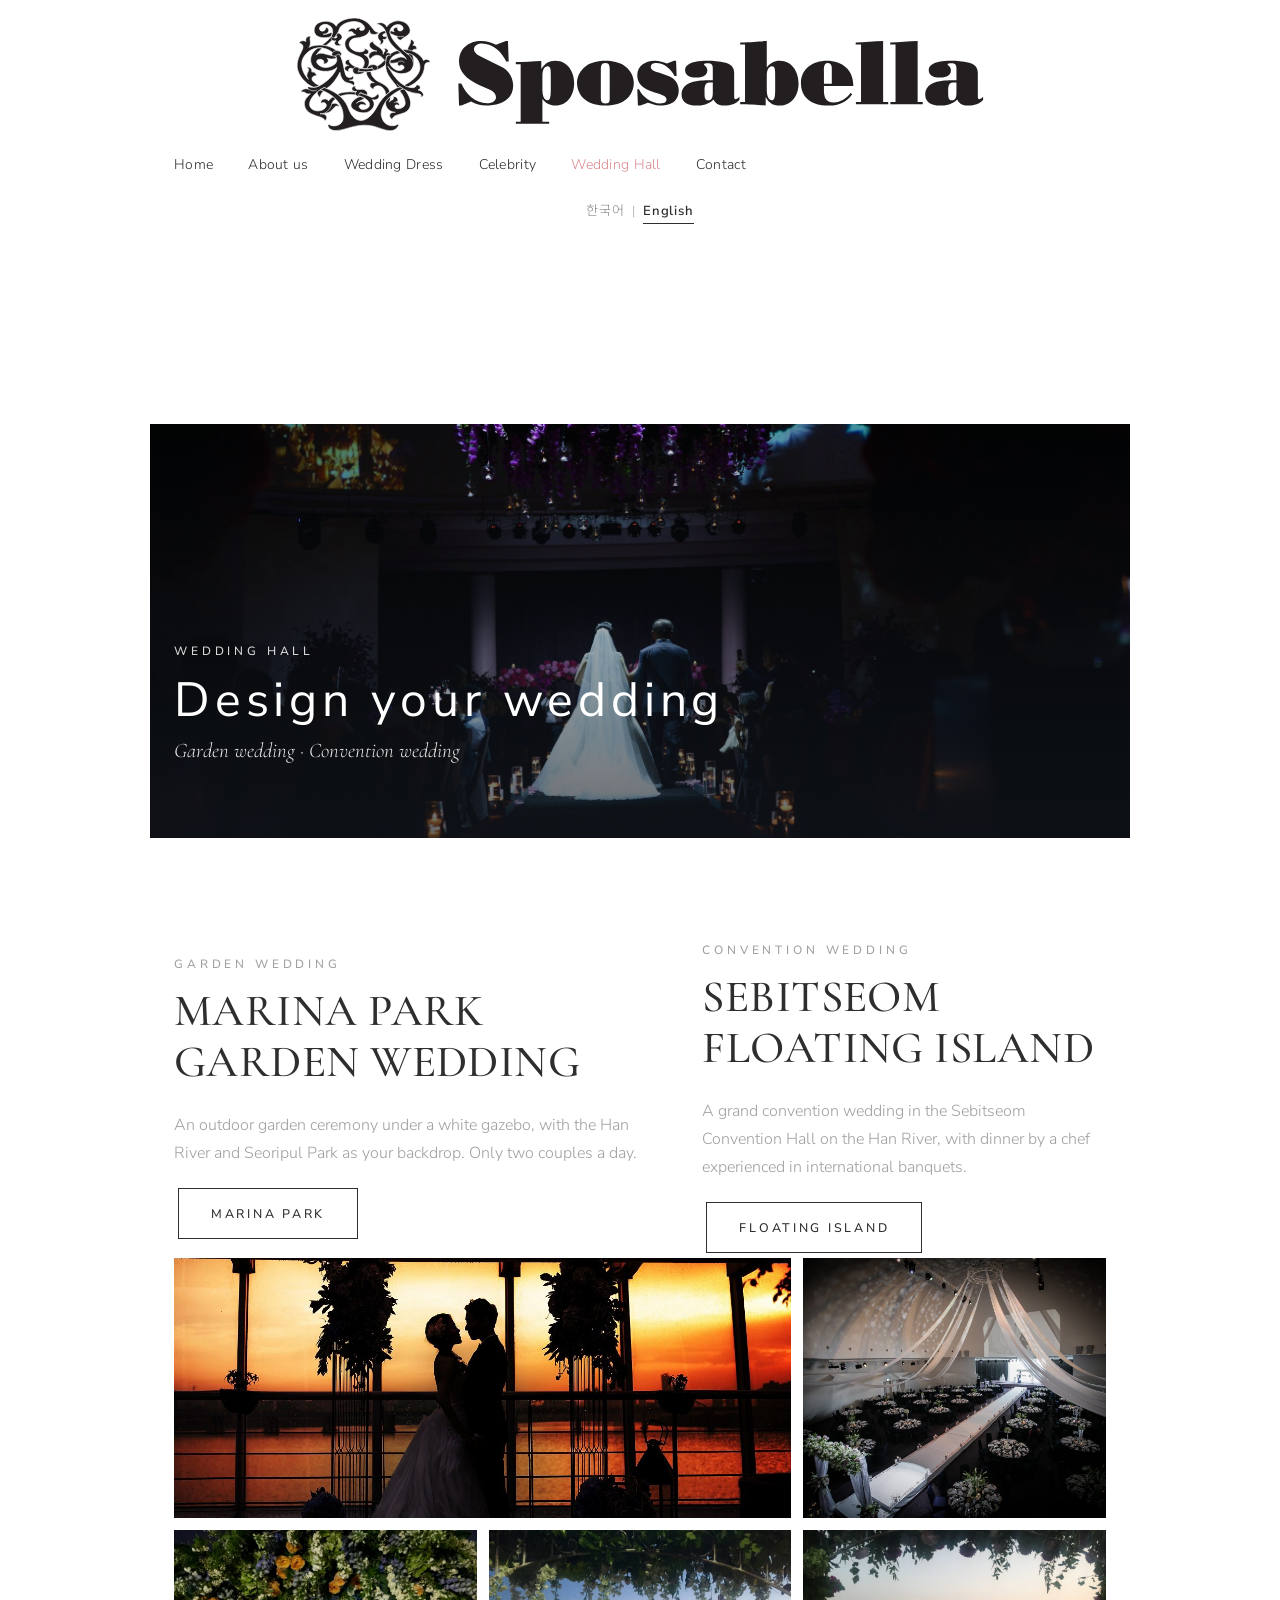
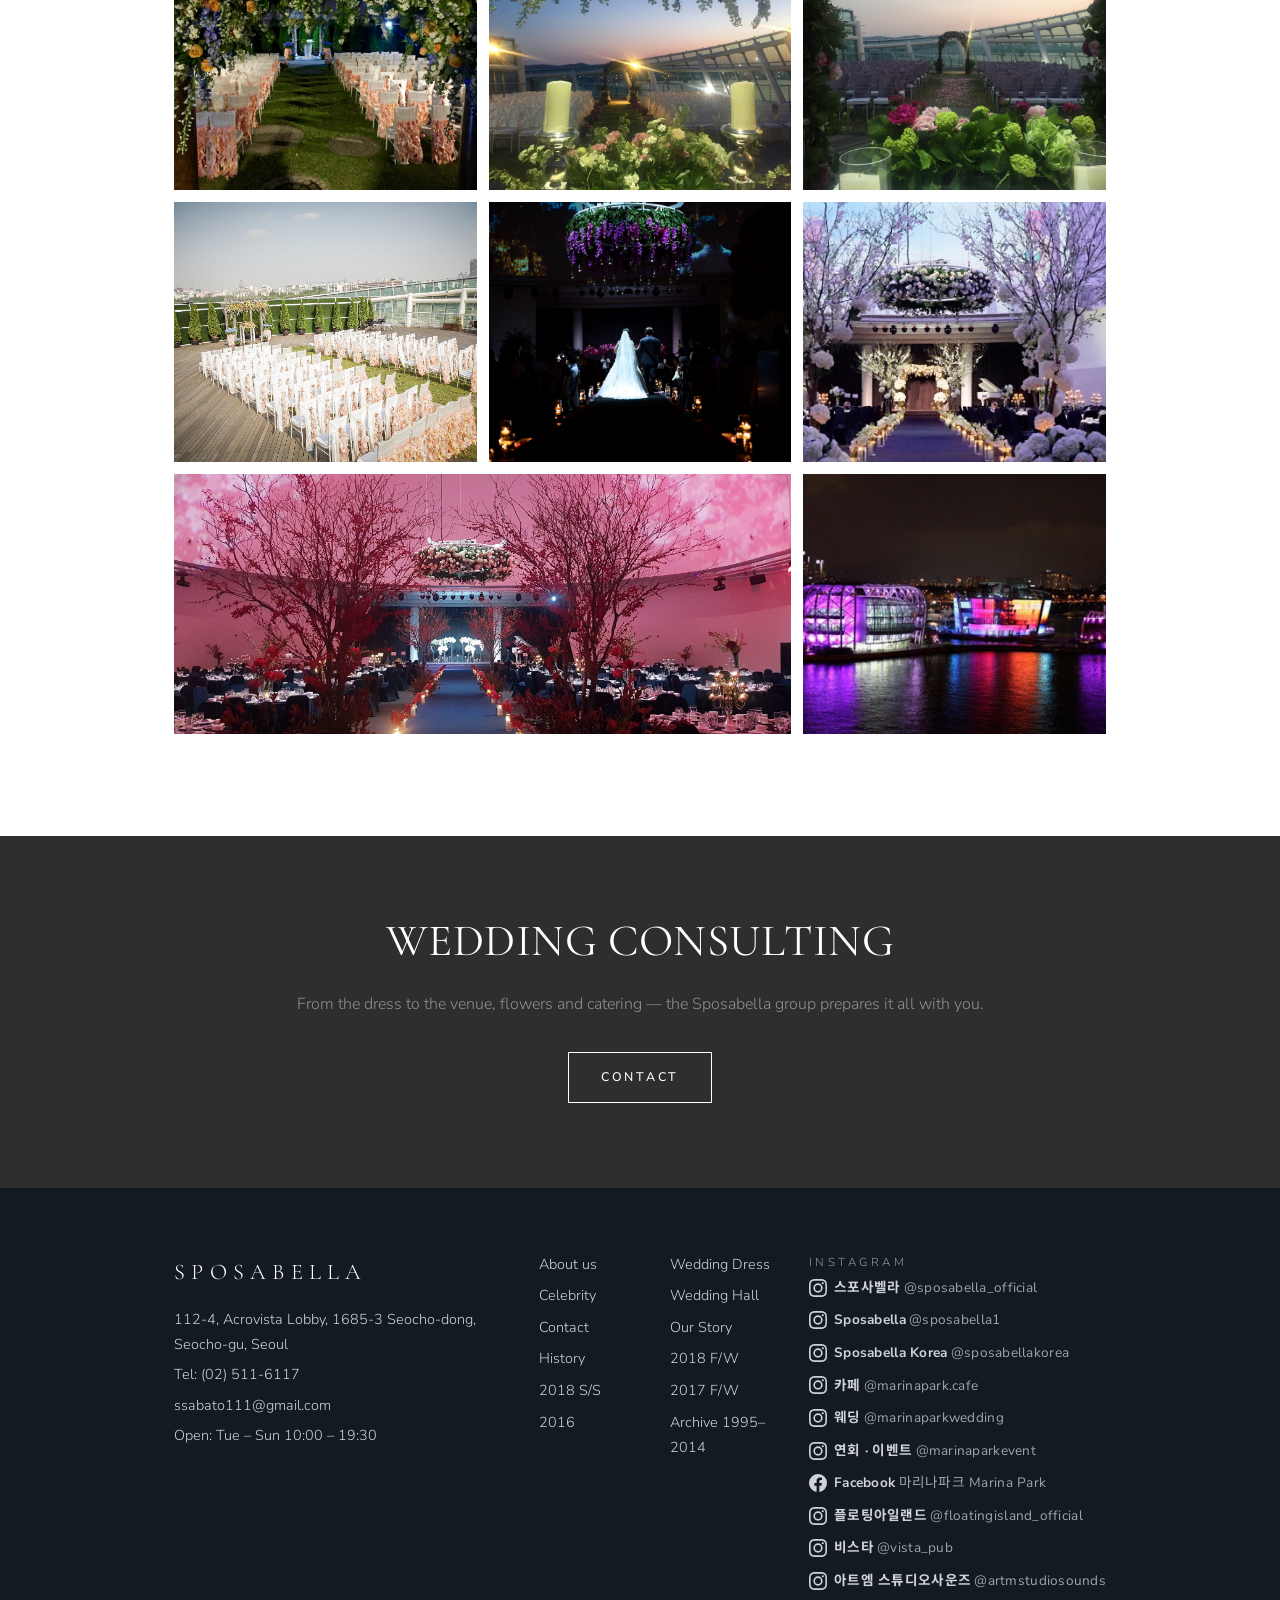
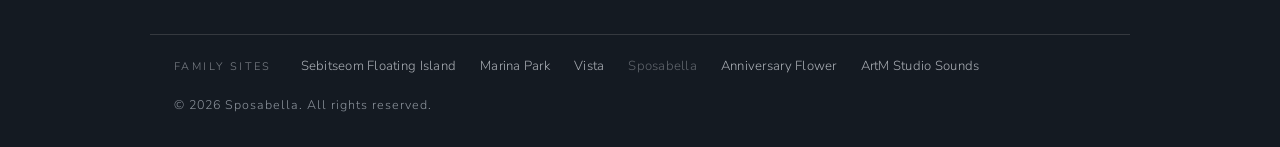
<file: wedding-hall-en.html>
<!DOCTYPE html>
<html lang="en">
<head>
<meta charset="utf-8">
<meta name="viewport" content="width=device-width, initial-scale=1">
<title>Wedding Hall | Sposabella</title>
<meta name="description" content="Sposabella — an international bridal brand since 1995. Wedding dresses, party dresses, concert gowns and bespoke suits. Acrovista, Seocho, Seoul.">
<meta property="og:site_name" content="Sposabella">
<meta property="og:title" content="Wedding Hall | Sposabella">
<meta property="og:type" content="website">
<meta property="og:image" content="images/2649b2_05fe499776144d0fb7aadeecd679acff.jpeg">
<link rel="icon" href="favicon.svg" type="image/svg+xml">
<link rel="alternate" hreflang="ko" href="wedding-hall.html">
<link rel="alternate" hreflang="en" href="wedding-hall-en.html">
<link rel="alternate" hreflang="x-default" href="wedding-hall.html">
<link rel="preconnect" href="https://fonts.googleapis.com">
<link rel="preconnect" href="https://fonts.gstatic.com" crossorigin>
<link href="https://fonts.googleapis.com/css2?family=Nunito+Sans:wght@200;300;400;600&family=Cormorant+Garamond:ital,wght@0,400;0,500;1,400&family=Noto+Sans+KR:wght@300;400;500;700&display=swap" rel="stylesheet">
<link rel="stylesheet" href="css/style.css?v=9">
</head>
<body class="page-wedding-hall">
<header class="site-header header-banner">
  <div class="wrap">
    <a class="brand logo-banner" href="index-en.html"><img src="images/sposabella-logo.svg" alt="Sposabella" width="3113" height="581" onerror="this.style.display='none';this.nextElementSibling.style.display='inline'"><span class="brand-main" style="display:none">SPOSABELLA</span></a>
    <button class="nav-toggle" aria-label="Open menu" aria-expanded="false"><span></span><span></span><span></span></button>
    <nav class="site-nav"><ul>
<li class=""><a href="index-en.html">Home</a></li>
<li class="has-sub"><a href="about-en.html">About us</a><ul class="sub"><li><a href="about-en.html#story">Our Story</a></li><li><a href="about-en.html#history">History</a></li></ul></li>
<li class="has-sub"><a href="wedding-dress-en.html">Wedding Dress</a><ul class="sub"><li><a href="wedding-dress-en.html#c2018fw">2018 F/W</a></li><li><a href="wedding-dress-en.html#c2018ss">2018 S/S</a></li><li><a href="wedding-dress-en.html#c2017fw">2017 F/W</a></li><li><a href="wedding-dress-en.html#c2016">2016</a></li><li><a href="wedding-dress-en.html#archive">Archive 1995–2014</a></li></ul></li>
<li class=""><a href="celebrity-en.html">Celebrity</a></li>
<li class="active"><a href="wedding-hall-en.html">Wedding Hall</a></li>
<li class=""><a href="contact-en.html">Contact</a></li>
    </ul></nav>
    <div class="lang-switch" aria-label="Language"><a href="wedding-hall-en.html" lang="ko">한국어</a><span>|</span><a href="wedding-hall-en.html" class="on" lang="en">English</a></div>
  </div>
</header>

<section class="page-hero" style="background-image:url('images/2649b2_8402bc41767e47a9bf73803b9747b914.jpg')">
  <div class="wrap"><p class="eyebrow">Wedding Hall</p><h1>Design your wedding</h1><p class="lead">Garden wedding · Convention wedding</p></div>
</section>
<section class="section"><div class="wrap">
  <div class="split">
    <div class="split-text"><p class="eyebrow">Garden Wedding</p><h2>Marina Park Garden Wedding</h2><p>An outdoor garden ceremony under a white gazebo, with the Han River and Seoripul Park as your backdrop. Only two couples a day.</p><a class="btn" href="https://www.marinapark.co.kr" target="_blank" rel="noopener">Marina Park</a></div>
    <div class="split-text"><p class="eyebrow">Convention Wedding</p><h2>Sebitseom Floating Island</h2><p>A grand convention wedding in the Sebitseom Convention Hall on the Han River, with dinner by a chef experienced in international banquets.</p><a class="btn" href="https://www.floatingisland.co.kr" target="_blank" rel="noopener">Floating Island</a></div>
  </div>
  <div class="gallery cols-3">
<a class="g-item landscape" href="images/2649b2_dfe22c5b27364cee9a24571a1d7b33fc.jpg" data-lightbox><img src="images/2649b2_dfe22c5b27364cee9a24571a1d7b33fc.jpg" loading="lazy" alt=""></a>
<a class="g-item landscape" href="images/2649b2_0ded9f54bdd941e3b0aff0f722c7f6c5.jpg" data-lightbox><img src="images/2649b2_0ded9f54bdd941e3b0aff0f722c7f6c5.jpg" loading="lazy" alt=""></a>
<a class="g-item landscape" href="images/2649b2_dc09fa2843df4bdf9c67640d80228780.jpg" data-lightbox><img src="images/2649b2_dc09fa2843df4bdf9c67640d80228780.jpg" loading="lazy" alt=""></a>
<a class="g-item landscape" href="images/2649b2_17b42c9e7c2943f290e55b4bf4127a6f.jpg" data-lightbox><img src="images/2649b2_17b42c9e7c2943f290e55b4bf4127a6f.jpg" loading="lazy" alt=""></a>
<a class="g-item landscape" href="images/2649b2_ed95cf1b9bd044d6bee3523d333a7439.jpg" data-lightbox><img src="images/2649b2_ed95cf1b9bd044d6bee3523d333a7439.jpg" loading="lazy" alt=""></a>
<a class="g-item landscape" href="images/2649b2_7ed12a7fb48e435d9a594948072a5050.jpg" data-lightbox><img src="images/2649b2_7ed12a7fb48e435d9a594948072a5050.jpg" loading="lazy" alt=""></a>
<a class="g-item landscape" href="images/2649b2_8402bc41767e47a9bf73803b9747b914.jpg" data-lightbox><img src="images/2649b2_8402bc41767e47a9bf73803b9747b914.jpg" loading="lazy" alt=""></a>
<a class="g-item landscape" href="images/2649b2_0b9442f9ccae40a194cc00b047ed5958.jpg" data-lightbox><img src="images/2649b2_0b9442f9ccae40a194cc00b047ed5958.jpg" loading="lazy" alt=""></a>
<a class="g-item landscape" href="images/2649b2_0f6e73de1c07423f94bcf47149c9a9dd.jpg" data-lightbox><img src="images/2649b2_0f6e73de1c07423f94bcf47149c9a9dd.jpg" loading="lazy" alt=""></a>
<a class="g-item landscape" href="images/2649b2_d411844ddbec4a0ea669b643a98d7b16.jpg" data-lightbox><img src="images/2649b2_d411844ddbec4a0ea669b643a98d7b16.jpg" loading="lazy" alt=""></a>
</div>
</div></section>
<section class="section cta-band"><div class="wrap center"><h2>Wedding consulting</h2><p>From the dress to the venue, flowers and catering — the Sposabella group prepares it all with you.</p><a class="btn btn-light" href="contact-en.html">Contact</a></div></section>

<footer class="site-footer">
  <div class="wrap footer-grid">
    <div class="f-col">
      <div class="f-brand">SPOSABELLA</div>
      <p>112-4, Acrovista Lobby, 1685-3 Seocho-dong, Seocho-gu, Seoul</p>
      <p>Tel: <a href="tel:025116117">(02) 511-6117</a></p>
      <p><a href="mailto:ssabato111@gmail.com">ssabato111@gmail.com</a></p>
      <p>Open: Tue – Sun 10:00 – 19:30</p>
    </div>
    <div class="f-col f-links"><a href="about-en.html">About us</a><a href="wedding-dress-en.html">Wedding Dress</a><a href="celebrity-en.html">Celebrity</a><a href="wedding-hall-en.html">Wedding Hall</a><a href="contact-en.html">Contact</a><a href="about-en.html#story">Our Story</a><a href="about-en.html#history">History</a><a href="wedding-dress-en.html#c2018fw">2018 F/W</a><a href="wedding-dress-en.html#c2018ss">2018 S/S</a><a href="wedding-dress-en.html#c2017fw">2017 F/W</a><a href="wedding-dress-en.html#c2016">2016</a><a href="wedding-dress-en.html#archive">Archive 1995–2014</a></div>
    <div class="f-col"><p class="f-social-title">Instagram</p><div class="f-social f-social-list"><a href="https://www.instagram.com/sposabella_official" target="_blank" rel="noopener" aria-label="인스타그램 스포사벨라 공식"><svg viewBox="0 0 24 24"><path d="M12 2.2c3.2 0 3.6 0 4.9.1 3.3.1 4.8 1.7 4.9 4.9.1 1.3.1 1.6.1 4.8s0 3.6-.1 4.8c-.1 3.2-1.7 4.8-4.9 4.9-1.3.1-1.6.1-4.9.1s-3.6 0-4.8-.1c-3.3-.1-4.8-1.7-4.9-4.9C2.2 15.6 2.2 15.2 2.2 12s0-3.6.1-4.8C2.4 3.9 4 2.4 7.2 2.3c1.2-.1 1.6-.1 4.8-.1zM12 0C8.7 0 8.3 0 7.1.1 2.7.3.3 2.7.1 7.1 0 8.3 0 8.7 0 12s0 3.7.1 4.9c.2 4.4 2.6 6.8 7 7 1.2.1 1.6.1 4.9.1s3.7 0 4.9-.1c4.4-.2 6.8-2.6 7-7 .1-1.2.1-1.6.1-4.9s0-3.7-.1-4.9c-.2-4.4-2.6-6.8-7-7C15.7 0 15.3 0 12 0zm0 5.8a6.2 6.2 0 1 0 0 12.4 6.2 6.2 0 0 0 0-12.4zM12 16a4 4 0 1 1 0-8 4 4 0 0 1 0 8zm6.4-11.8a1.4 1.4 0 1 0 0 2.9 1.4 1.4 0 0 0 0-2.9z"/></svg><span class="s-label"><b>스포사벨라</b> <span class="s-handle">@sposabella_official</span></span></a><a href="https://www.instagram.com/sposabella1" target="_blank" rel="noopener" aria-label="인스타그램 Sposabella official"><svg viewBox="0 0 24 24"><path d="M12 2.2c3.2 0 3.6 0 4.9.1 3.3.1 4.8 1.7 4.9 4.9.1 1.3.1 1.6.1 4.8s0 3.6-.1 4.8c-.1 3.2-1.7 4.8-4.9 4.9-1.3.1-1.6.1-4.9.1s-3.6 0-4.8-.1c-3.3-.1-4.8-1.7-4.9-4.9C2.2 15.6 2.2 15.2 2.2 12s0-3.6.1-4.8C2.4 3.9 4 2.4 7.2 2.3c1.2-.1 1.6-.1 4.8-.1zM12 0C8.7 0 8.3 0 7.1.1 2.7.3.3 2.7.1 7.1 0 8.3 0 8.7 0 12s0 3.7.1 4.9c.2 4.4 2.6 6.8 7 7 1.2.1 1.6.1 4.9.1s3.7 0 4.9-.1c4.4-.2 6.8-2.6 7-7 .1-1.2.1-1.6.1-4.9s0-3.7-.1-4.9c-.2-4.4-2.6-6.8-7-7C15.7 0 15.3 0 12 0zm0 5.8a6.2 6.2 0 1 0 0 12.4 6.2 6.2 0 0 0 0-12.4zM12 16a4 4 0 1 1 0-8 4 4 0 0 1 0 8zm6.4-11.8a1.4 1.4 0 1 0 0 2.9 1.4 1.4 0 0 0 0-2.9z"/></svg><span class="s-label"><b>Sposabella</b> <span class="s-handle">@sposabella1</span></span></a><a href="https://www.instagram.com/sposabellakorea" target="_blank" rel="noopener" aria-label="인스타그램 Sposabella Korea"><svg viewBox="0 0 24 24"><path d="M12 2.2c3.2 0 3.6 0 4.9.1 3.3.1 4.8 1.7 4.9 4.9.1 1.3.1 1.6.1 4.8s0 3.6-.1 4.8c-.1 3.2-1.7 4.8-4.9 4.9-1.3.1-1.6.1-4.9.1s-3.6 0-4.8-.1c-3.3-.1-4.8-1.7-4.9-4.9C2.2 15.6 2.2 15.2 2.2 12s0-3.6.1-4.8C2.4 3.9 4 2.4 7.2 2.3c1.2-.1 1.6-.1 4.8-.1zM12 0C8.7 0 8.3 0 7.1.1 2.7.3.3 2.7.1 7.1 0 8.3 0 8.7 0 12s0 3.7.1 4.9c.2 4.4 2.6 6.8 7 7 1.2.1 1.6.1 4.9.1s3.7 0 4.9-.1c4.4-.2 6.8-2.6 7-7 .1-1.2.1-1.6.1-4.9s0-3.7-.1-4.9c-.2-4.4-2.6-6.8-7-7C15.7 0 15.3 0 12 0zm0 5.8a6.2 6.2 0 1 0 0 12.4 6.2 6.2 0 0 0 0-12.4zM12 16a4 4 0 1 1 0-8 4 4 0 0 1 0 8zm6.4-11.8a1.4 1.4 0 1 0 0 2.9 1.4 1.4 0 0 0 0-2.9z"/></svg><span class="s-label"><b>Sposabella Korea</b> <span class="s-handle">@sposabellakorea</span></span></a><a href="https://www.instagram.com/marinapark.cafe" target="_blank" rel="noopener" aria-label="인스타그램 마리나파크 카페"><svg viewBox="0 0 24 24"><path d="M12 2.2c3.2 0 3.6 0 4.9.1 3.3.1 4.8 1.7 4.9 4.9.1 1.3.1 1.6.1 4.8s0 3.6-.1 4.8c-.1 3.2-1.7 4.8-4.9 4.9-1.3.1-1.6.1-4.9.1s-3.6 0-4.8-.1c-3.3-.1-4.8-1.7-4.9-4.9C2.2 15.6 2.2 15.2 2.2 12s0-3.6.1-4.8C2.4 3.9 4 2.4 7.2 2.3c1.2-.1 1.6-.1 4.8-.1zM12 0C8.7 0 8.3 0 7.1.1 2.7.3.3 2.7.1 7.1 0 8.3 0 8.7 0 12s0 3.7.1 4.9c.2 4.4 2.6 6.8 7 7 1.2.1 1.6.1 4.9.1s3.7 0 4.9-.1c4.4-.2 6.8-2.6 7-7 .1-1.2.1-1.6.1-4.9s0-3.7-.1-4.9c-.2-4.4-2.6-6.8-7-7C15.7 0 15.3 0 12 0zm0 5.8a6.2 6.2 0 1 0 0 12.4 6.2 6.2 0 0 0 0-12.4zM12 16a4 4 0 1 1 0-8 4 4 0 0 1 0 8zm6.4-11.8a1.4 1.4 0 1 0 0 2.9 1.4 1.4 0 0 0 0-2.9z"/></svg><span class="s-label"><b>카페</b> <span class="s-handle">@marinapark.cafe</span></span></a><a href="https://www.instagram.com/marinaparkwedding" target="_blank" rel="noopener" aria-label="인스타그램 마리나파크 웨딩"><svg viewBox="0 0 24 24"><path d="M12 2.2c3.2 0 3.6 0 4.9.1 3.3.1 4.8 1.7 4.9 4.9.1 1.3.1 1.6.1 4.8s0 3.6-.1 4.8c-.1 3.2-1.7 4.8-4.9 4.9-1.3.1-1.6.1-4.9.1s-3.6 0-4.8-.1c-3.3-.1-4.8-1.7-4.9-4.9C2.2 15.6 2.2 15.2 2.2 12s0-3.6.1-4.8C2.4 3.9 4 2.4 7.2 2.3c1.2-.1 1.6-.1 4.8-.1zM12 0C8.7 0 8.3 0 7.1.1 2.7.3.3 2.7.1 7.1 0 8.3 0 8.7 0 12s0 3.7.1 4.9c.2 4.4 2.6 6.8 7 7 1.2.1 1.6.1 4.9.1s3.7 0 4.9-.1c4.4-.2 6.8-2.6 7-7 .1-1.2.1-1.6.1-4.9s0-3.7-.1-4.9c-.2-4.4-2.6-6.8-7-7C15.7 0 15.3 0 12 0zm0 5.8a6.2 6.2 0 1 0 0 12.4 6.2 6.2 0 0 0 0-12.4zM12 16a4 4 0 1 1 0-8 4 4 0 0 1 0 8zm6.4-11.8a1.4 1.4 0 1 0 0 2.9 1.4 1.4 0 0 0 0-2.9z"/></svg><span class="s-label"><b>웨딩</b> <span class="s-handle">@marinaparkwedding</span></span></a><a href="https://www.instagram.com/marinaparkevent" target="_blank" rel="noopener" aria-label="인스타그램 마리나파크 이벤트"><svg viewBox="0 0 24 24"><path d="M12 2.2c3.2 0 3.6 0 4.9.1 3.3.1 4.8 1.7 4.9 4.9.1 1.3.1 1.6.1 4.8s0 3.6-.1 4.8c-.1 3.2-1.7 4.8-4.9 4.9-1.3.1-1.6.1-4.9.1s-3.6 0-4.8-.1c-3.3-.1-4.8-1.7-4.9-4.9C2.2 15.6 2.2 15.2 2.2 12s0-3.6.1-4.8C2.4 3.9 4 2.4 7.2 2.3c1.2-.1 1.6-.1 4.8-.1zM12 0C8.7 0 8.3 0 7.1.1 2.7.3.3 2.7.1 7.1 0 8.3 0 8.7 0 12s0 3.7.1 4.9c.2 4.4 2.6 6.8 7 7 1.2.1 1.6.1 4.9.1s3.7 0 4.9-.1c4.4-.2 6.8-2.6 7-7 .1-1.2.1-1.6.1-4.9s0-3.7-.1-4.9c-.2-4.4-2.6-6.8-7-7C15.7 0 15.3 0 12 0zm0 5.8a6.2 6.2 0 1 0 0 12.4 6.2 6.2 0 0 0 0-12.4zM12 16a4 4 0 1 1 0-8 4 4 0 0 1 0 8zm6.4-11.8a1.4 1.4 0 1 0 0 2.9 1.4 1.4 0 0 0 0-2.9z"/></svg><span class="s-label"><b>연회 · 이벤트</b> <span class="s-handle">@marinaparkevent</span></span></a><a href="https://www.facebook.com/marinaparkseoul" target="_blank" rel="noopener" aria-label="Facebook"><svg viewBox="0 0 24 24"><path d="M24 12a12 12 0 1 0-13.9 11.9v-8.4H7.1V12h3V9.4c0-3 1.8-4.7 4.5-4.7 1.3 0 2.7.2 2.7.2v3h-1.5c-1.5 0-2 .9-2 1.9V12h3.3l-.5 3.5h-2.8v8.4A12 12 0 0 0 24 12z"/></svg><span class="s-label"><b>Facebook</b> <span class="s-handle">마리나파크 Marina Park</span></span></a><a href="https://www.instagram.com/floatingisland_official" target="_blank" rel="noopener" aria-label="인스타그램 세빛섬 플로팅아일랜드"><svg viewBox="0 0 24 24"><path d="M12 2.2c3.2 0 3.6 0 4.9.1 3.3.1 4.8 1.7 4.9 4.9.1 1.3.1 1.6.1 4.8s0 3.6-.1 4.8c-.1 3.2-1.7 4.8-4.9 4.9-1.3.1-1.6.1-4.9.1s-3.6 0-4.8-.1c-3.3-.1-4.8-1.7-4.9-4.9C2.2 15.6 2.2 15.2 2.2 12s0-3.6.1-4.8C2.4 3.9 4 2.4 7.2 2.3c1.2-.1 1.6-.1 4.8-.1zM12 0C8.7 0 8.3 0 7.1.1 2.7.3.3 2.7.1 7.1 0 8.3 0 8.7 0 12s0 3.7.1 4.9c.2 4.4 2.6 6.8 7 7 1.2.1 1.6.1 4.9.1s3.7 0 4.9-.1c4.4-.2 6.8-2.6 7-7 .1-1.2.1-1.6.1-4.9s0-3.7-.1-4.9c-.2-4.4-2.6-6.8-7-7C15.7 0 15.3 0 12 0zm0 5.8a6.2 6.2 0 1 0 0 12.4 6.2 6.2 0 0 0 0-12.4zM12 16a4 4 0 1 1 0-8 4 4 0 0 1 0 8zm6.4-11.8a1.4 1.4 0 1 0 0 2.9 1.4 1.4 0 0 0 0-2.9z"/></svg><span class="s-label"><b>플로팅아일랜드</b> <span class="s-handle">@floatingisland_official</span></span></a><a href="https://www.instagram.com/vista_pub" target="_blank" rel="noopener" aria-label="인스타그램 비스타"><svg viewBox="0 0 24 24"><path d="M12 2.2c3.2 0 3.6 0 4.9.1 3.3.1 4.8 1.7 4.9 4.9.1 1.3.1 1.6.1 4.8s0 3.6-.1 4.8c-.1 3.2-1.7 4.8-4.9 4.9-1.3.1-1.6.1-4.9.1s-3.6 0-4.8-.1c-3.3-.1-4.8-1.7-4.9-4.9C2.2 15.6 2.2 15.2 2.2 12s0-3.6.1-4.8C2.4 3.9 4 2.4 7.2 2.3c1.2-.1 1.6-.1 4.8-.1zM12 0C8.7 0 8.3 0 7.1.1 2.7.3.3 2.7.1 7.1 0 8.3 0 8.7 0 12s0 3.7.1 4.9c.2 4.4 2.6 6.8 7 7 1.2.1 1.6.1 4.9.1s3.7 0 4.9-.1c4.4-.2 6.8-2.6 7-7 .1-1.2.1-1.6.1-4.9s0-3.7-.1-4.9c-.2-4.4-2.6-6.8-7-7C15.7 0 15.3 0 12 0zm0 5.8a6.2 6.2 0 1 0 0 12.4 6.2 6.2 0 0 0 0-12.4zM12 16a4 4 0 1 1 0-8 4 4 0 0 1 0 8zm6.4-11.8a1.4 1.4 0 1 0 0 2.9 1.4 1.4 0 0 0 0-2.9z"/></svg><span class="s-label"><b>비스타</b> <span class="s-handle">@vista_pub</span></span></a><a href="https://www.instagram.com/artmstudiosounds" target="_blank" rel="noopener" aria-label="인스타그램 아트엠 스튜디오사운즈"><svg viewBox="0 0 24 24"><path d="M12 2.2c3.2 0 3.6 0 4.9.1 3.3.1 4.8 1.7 4.9 4.9.1 1.3.1 1.6.1 4.8s0 3.6-.1 4.8c-.1 3.2-1.7 4.8-4.9 4.9-1.3.1-1.6.1-4.9.1s-3.6 0-4.8-.1c-3.3-.1-4.8-1.7-4.9-4.9C2.2 15.6 2.2 15.2 2.2 12s0-3.6.1-4.8C2.4 3.9 4 2.4 7.2 2.3c1.2-.1 1.6-.1 4.8-.1zM12 0C8.7 0 8.3 0 7.1.1 2.7.3.3 2.7.1 7.1 0 8.3 0 8.7 0 12s0 3.7.1 4.9c.2 4.4 2.6 6.8 7 7 1.2.1 1.6.1 4.9.1s3.7 0 4.9-.1c4.4-.2 6.8-2.6 7-7 .1-1.2.1-1.6.1-4.9s0-3.7-.1-4.9c-.2-4.4-2.6-6.8-7-7C15.7 0 15.3 0 12 0zm0 5.8a6.2 6.2 0 1 0 0 12.4 6.2 6.2 0 0 0 0-12.4zM12 16a4 4 0 1 1 0-8 4 4 0 0 1 0 8zm6.4-11.8a1.4 1.4 0 1 0 0 2.9 1.4 1.4 0 0 0 0-2.9z"/></svg><span class="s-label"><b>아트엠 스튜디오사운즈</b> <span class="s-handle">@artmstudiosounds</span></span></a></div></div>
  </div>
  <div class="wrap family-sites"><span class="fs-label">Family Sites</span><a href="https://floatingisland.co.kr" target="_blank" rel="noopener">Sebitseom Floating Island</a> <a href="https://marinapark.co.kr" target="_blank" rel="noopener">Marina Park</a> <a href="https://vistapub.co.kr" target="_blank" rel="noopener">Vista</a> <span class="current">Sposabella</span> <a href="https://anniversaryflower.co.kr" target="_blank" rel="noopener">Anniversary Flower</a> <a href="https://artmstudiosounds.com" target="_blank" rel="noopener">ArtM Studio Sounds</a></div>
  <div class="wrap copyright">© 2026 Sposabella. All rights reserved.</div>
</footer>
<div class="lightbox" id="lightbox" hidden><button class="lb-close" aria-label="닫기">&times;</button><button class="lb-prev" aria-label="이전">&#8249;</button><img alt=""><button class="lb-next" aria-label="다음">&#8250;</button></div>
<script src="js/main.js"></script>
</body>
</html>
</file>
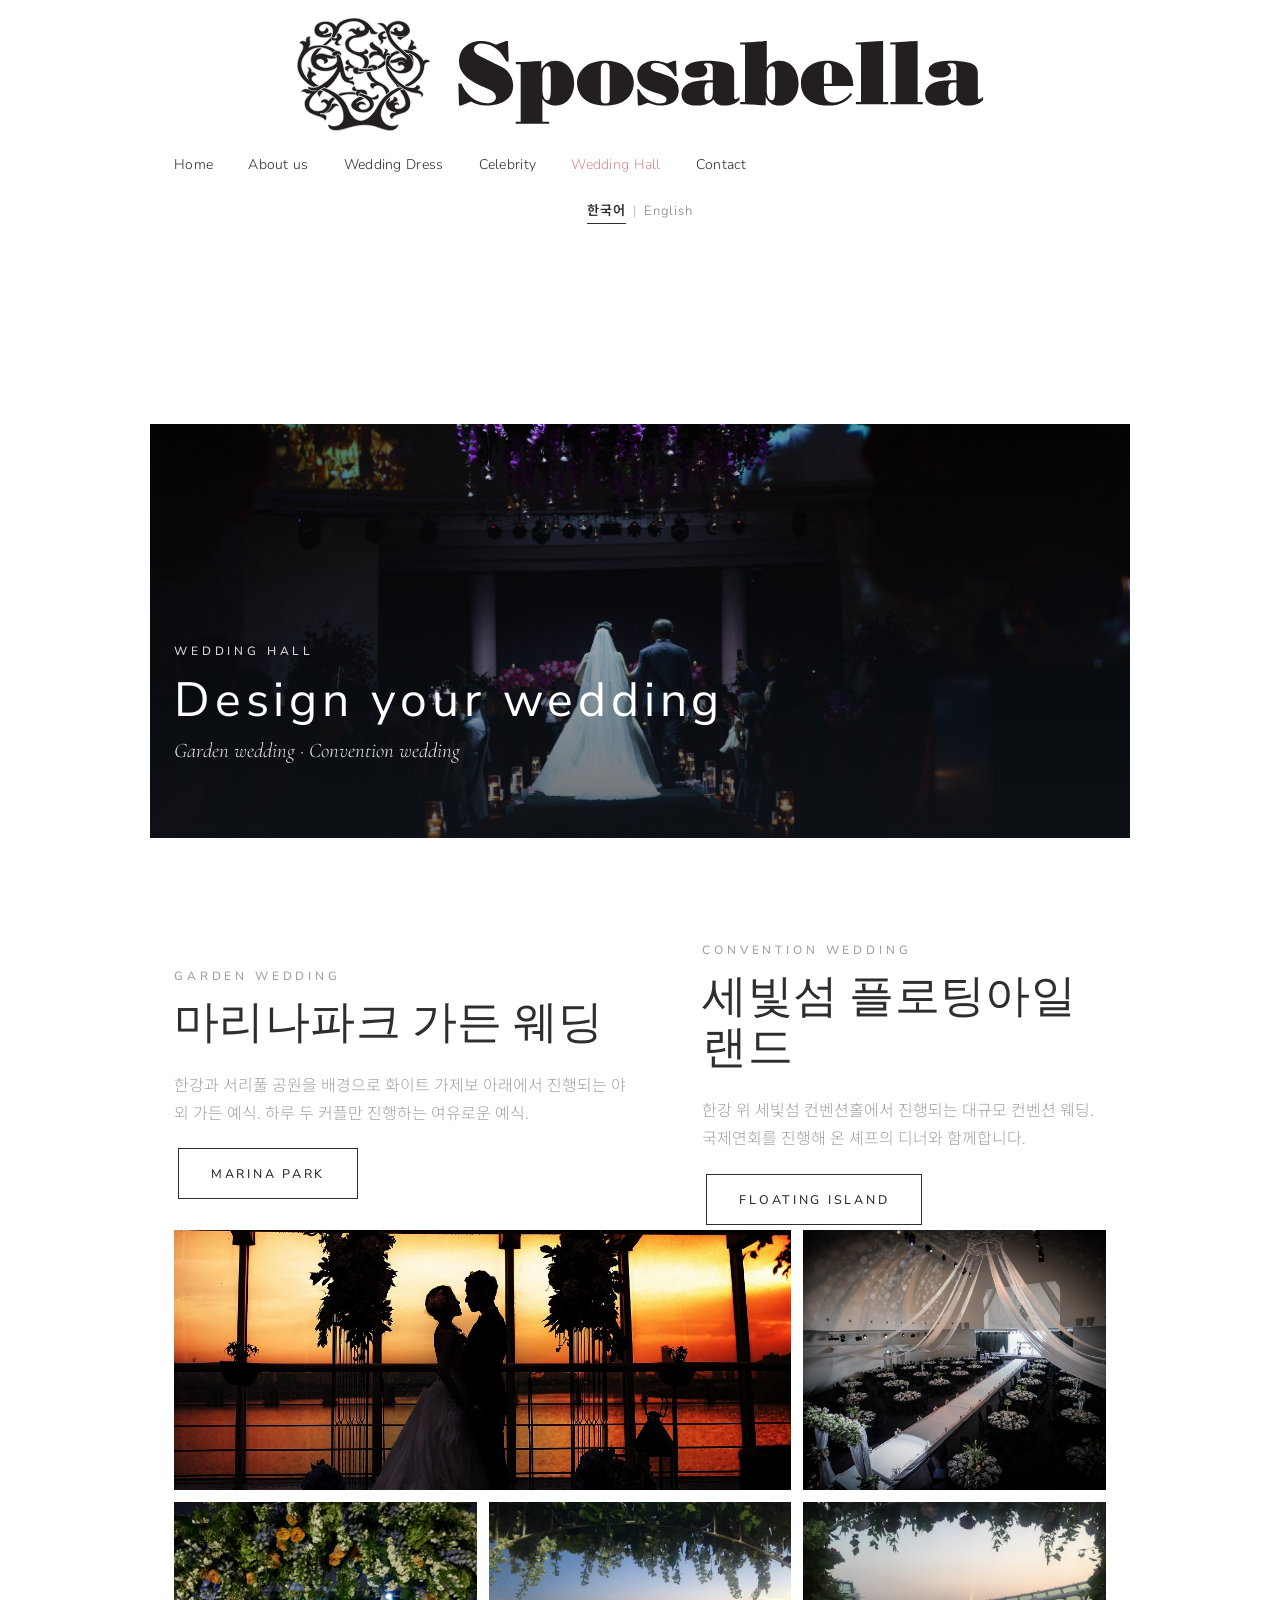
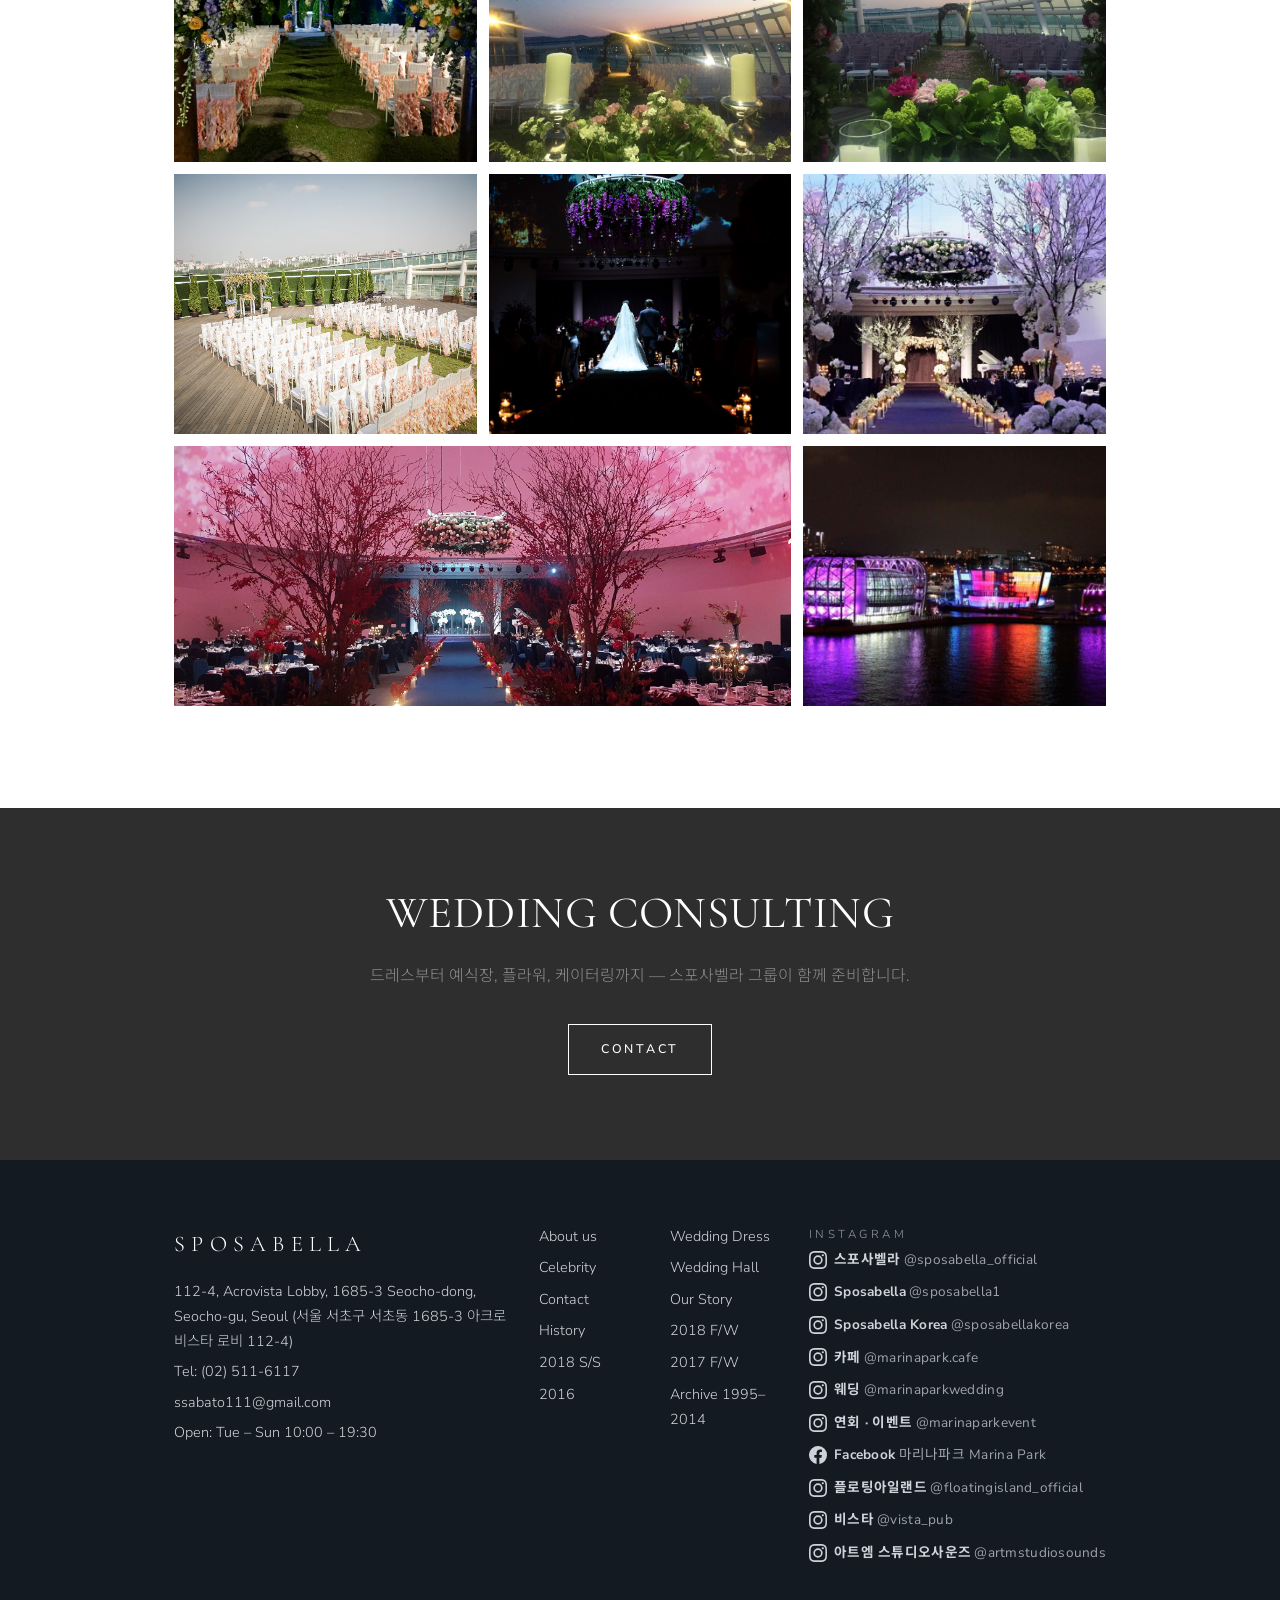
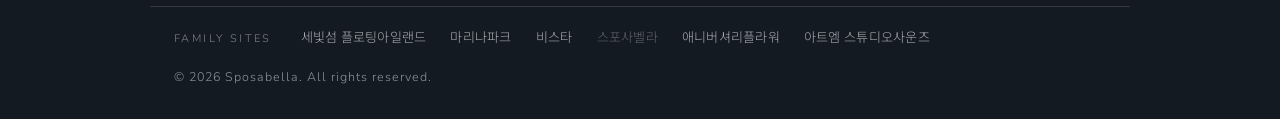
<file: wedding-hall.html>
<!DOCTYPE html>
<html lang="ko">
<head>
<meta charset="utf-8">
<meta name="viewport" content="width=device-width, initial-scale=1">
<title>Wedding Hall | Sposabella</title>
<meta name="description" content="스포사벨라 — 1995년부터 이어온 인터내셔널 브라이덜 브랜드. 웨딩드레스, 파티드레스, 연주복, 맞춤정장. 서울 서초 아크로비스타.">
<meta property="og:site_name" content="Sposabella">
<meta property="og:title" content="Wedding Hall | Sposabella">
<meta property="og:type" content="website">
<meta property="og:image" content="images/2649b2_05fe499776144d0fb7aadeecd679acff.jpeg">
<link rel="icon" href="favicon.svg" type="image/svg+xml">
<link rel="alternate" hreflang="ko" href="wedding-hall.html">
<link rel="alternate" hreflang="en" href="wedding-hall-en.html">
<link rel="alternate" hreflang="x-default" href="wedding-hall.html">
<link rel="preconnect" href="https://fonts.googleapis.com">
<link rel="preconnect" href="https://fonts.gstatic.com" crossorigin>
<link href="https://fonts.googleapis.com/css2?family=Nunito+Sans:wght@200;300;400;600&family=Cormorant+Garamond:ital,wght@0,400;0,500;1,400&family=Noto+Sans+KR:wght@300;400;500;700&display=swap" rel="stylesheet">
<link rel="stylesheet" href="css/style.css?v=9">
</head>
<body class="page-wedding-hall">
<header class="site-header header-banner">
  <div class="wrap">
    <a class="brand logo-banner" href="index.html"><img src="images/sposabella-logo.svg" alt="Sposabella" width="3113" height="581" onerror="this.style.display='none';this.nextElementSibling.style.display='inline'"><span class="brand-main" style="display:none">SPOSABELLA</span></a>
    <button class="nav-toggle" aria-label="메뉴 열기" aria-expanded="false"><span></span><span></span><span></span></button>
    <nav class="site-nav"><ul>
<li class=""><a href="index.html">Home</a></li>
<li class="has-sub"><a href="about.html">About us</a><ul class="sub"><li><a href="about.html#story">Our Story</a></li><li><a href="about.html#history">History</a></li></ul></li>
<li class="has-sub"><a href="wedding-dress.html">Wedding Dress</a><ul class="sub"><li><a href="wedding-dress.html#c2018fw">2018 F/W</a></li><li><a href="wedding-dress.html#c2018ss">2018 S/S</a></li><li><a href="wedding-dress.html#c2017fw">2017 F/W</a></li><li><a href="wedding-dress.html#c2016">2016</a></li><li><a href="wedding-dress.html#archive">Archive 1995–2014</a></li></ul></li>
<li class=""><a href="celebrity.html">Celebrity</a></li>
<li class="active"><a href="wedding-hall.html">Wedding Hall</a></li>
<li class=""><a href="contact.html">Contact</a></li>
    </ul></nav>
    <div class="lang-switch" aria-label="Language"><a href="wedding-hall.html" class="on" lang="ko">한국어</a><span>|</span><a href="wedding-hall-en.html" lang="en">English</a></div>
  </div>
</header>

<section class="page-hero" style="background-image:url('images/2649b2_8402bc41767e47a9bf73803b9747b914.jpg')">
  <div class="wrap"><p class="eyebrow">Wedding Hall</p><h1>Design your wedding</h1><p class="lead">Garden wedding · Convention wedding</p></div>
</section>
<section class="section"><div class="wrap">
  <div class="split">
    <div class="split-text"><p class="eyebrow">Garden Wedding</p><h2>마리나파크 가든 웨딩</h2><p>한강과 서리풀 공원을 배경으로 화이트 가제보 아래에서 진행되는 야외 가든 예식. 하루 두 커플만 진행하는 여유로운 예식.</p><a class="btn" href="https://www.marinapark.co.kr" target="_blank" rel="noopener">Marina Park</a></div>
    <div class="split-text"><p class="eyebrow">Convention Wedding</p><h2>세빛섬 플로팅아일랜드</h2><p>한강 위 세빛섬 컨벤션홀에서 진행되는 대규모 컨벤션 웨딩. 국제연회를 진행해 온 셰프의 디너와 함께합니다.</p><a class="btn" href="https://www.floatingisland.co.kr" target="_blank" rel="noopener">Floating Island</a></div>
  </div>
  <div class="gallery cols-3">
<a class="g-item landscape" href="images/2649b2_dfe22c5b27364cee9a24571a1d7b33fc.jpg" data-lightbox><img src="images/2649b2_dfe22c5b27364cee9a24571a1d7b33fc.jpg" loading="lazy" alt=""></a>
<a class="g-item landscape" href="images/2649b2_0ded9f54bdd941e3b0aff0f722c7f6c5.jpg" data-lightbox><img src="images/2649b2_0ded9f54bdd941e3b0aff0f722c7f6c5.jpg" loading="lazy" alt=""></a>
<a class="g-item landscape" href="images/2649b2_dc09fa2843df4bdf9c67640d80228780.jpg" data-lightbox><img src="images/2649b2_dc09fa2843df4bdf9c67640d80228780.jpg" loading="lazy" alt=""></a>
<a class="g-item landscape" href="images/2649b2_17b42c9e7c2943f290e55b4bf4127a6f.jpg" data-lightbox><img src="images/2649b2_17b42c9e7c2943f290e55b4bf4127a6f.jpg" loading="lazy" alt=""></a>
<a class="g-item landscape" href="images/2649b2_ed95cf1b9bd044d6bee3523d333a7439.jpg" data-lightbox><img src="images/2649b2_ed95cf1b9bd044d6bee3523d333a7439.jpg" loading="lazy" alt=""></a>
<a class="g-item landscape" href="images/2649b2_7ed12a7fb48e435d9a594948072a5050.jpg" data-lightbox><img src="images/2649b2_7ed12a7fb48e435d9a594948072a5050.jpg" loading="lazy" alt=""></a>
<a class="g-item landscape" href="images/2649b2_8402bc41767e47a9bf73803b9747b914.jpg" data-lightbox><img src="images/2649b2_8402bc41767e47a9bf73803b9747b914.jpg" loading="lazy" alt=""></a>
<a class="g-item landscape" href="images/2649b2_0b9442f9ccae40a194cc00b047ed5958.jpg" data-lightbox><img src="images/2649b2_0b9442f9ccae40a194cc00b047ed5958.jpg" loading="lazy" alt=""></a>
<a class="g-item landscape" href="images/2649b2_0f6e73de1c07423f94bcf47149c9a9dd.jpg" data-lightbox><img src="images/2649b2_0f6e73de1c07423f94bcf47149c9a9dd.jpg" loading="lazy" alt=""></a>
<a class="g-item landscape" href="images/2649b2_d411844ddbec4a0ea669b643a98d7b16.jpg" data-lightbox><img src="images/2649b2_d411844ddbec4a0ea669b643a98d7b16.jpg" loading="lazy" alt=""></a>
</div>
</div></section>
<section class="section cta-band"><div class="wrap center"><h2>Wedding consulting</h2><p>드레스부터 예식장, 플라워, 케이터링까지 — 스포사벨라 그룹이 함께 준비합니다.</p><a class="btn btn-light" href="contact.html">Contact</a></div></section>

<footer class="site-footer">
  <div class="wrap footer-grid">
    <div class="f-col">
      <div class="f-brand">SPOSABELLA</div>
      <p>112-4, Acrovista Lobby, 1685-3 Seocho-dong, Seocho-gu, Seoul (서울 서초구 서초동 1685-3 아크로비스타 로비 112-4)</p>
      <p>Tel: <a href="tel:025116117">(02) 511-6117</a></p>
      <p><a href="mailto:ssabato111@gmail.com">ssabato111@gmail.com</a></p>
      <p>Open: Tue – Sun 10:00 – 19:30</p>
    </div>
    <div class="f-col f-links"><a href="about.html">About us</a><a href="wedding-dress.html">Wedding Dress</a><a href="celebrity.html">Celebrity</a><a href="wedding-hall.html">Wedding Hall</a><a href="contact.html">Contact</a><a href="about.html#story">Our Story</a><a href="about.html#history">History</a><a href="wedding-dress.html#c2018fw">2018 F/W</a><a href="wedding-dress.html#c2018ss">2018 S/S</a><a href="wedding-dress.html#c2017fw">2017 F/W</a><a href="wedding-dress.html#c2016">2016</a><a href="wedding-dress.html#archive">Archive 1995–2014</a></div>
    <div class="f-col"><p class="f-social-title">Instagram</p><div class="f-social f-social-list"><a href="https://www.instagram.com/sposabella_official" target="_blank" rel="noopener" aria-label="인스타그램 스포사벨라 공식"><svg viewBox="0 0 24 24"><path d="M12 2.2c3.2 0 3.6 0 4.9.1 3.3.1 4.8 1.7 4.9 4.9.1 1.3.1 1.6.1 4.8s0 3.6-.1 4.8c-.1 3.2-1.7 4.8-4.9 4.9-1.3.1-1.6.1-4.9.1s-3.6 0-4.8-.1c-3.3-.1-4.8-1.7-4.9-4.9C2.2 15.6 2.2 15.2 2.2 12s0-3.6.1-4.8C2.4 3.9 4 2.4 7.2 2.3c1.2-.1 1.6-.1 4.8-.1zM12 0C8.7 0 8.3 0 7.1.1 2.7.3.3 2.7.1 7.1 0 8.3 0 8.7 0 12s0 3.7.1 4.9c.2 4.4 2.6 6.8 7 7 1.2.1 1.6.1 4.9.1s3.7 0 4.9-.1c4.4-.2 6.8-2.6 7-7 .1-1.2.1-1.6.1-4.9s0-3.7-.1-4.9c-.2-4.4-2.6-6.8-7-7C15.7 0 15.3 0 12 0zm0 5.8a6.2 6.2 0 1 0 0 12.4 6.2 6.2 0 0 0 0-12.4zM12 16a4 4 0 1 1 0-8 4 4 0 0 1 0 8zm6.4-11.8a1.4 1.4 0 1 0 0 2.9 1.4 1.4 0 0 0 0-2.9z"/></svg><span class="s-label"><b>스포사벨라</b> <span class="s-handle">@sposabella_official</span></span></a><a href="https://www.instagram.com/sposabella1" target="_blank" rel="noopener" aria-label="인스타그램 Sposabella official"><svg viewBox="0 0 24 24"><path d="M12 2.2c3.2 0 3.6 0 4.9.1 3.3.1 4.8 1.7 4.9 4.9.1 1.3.1 1.6.1 4.8s0 3.6-.1 4.8c-.1 3.2-1.7 4.8-4.9 4.9-1.3.1-1.6.1-4.9.1s-3.6 0-4.8-.1c-3.3-.1-4.8-1.7-4.9-4.9C2.2 15.6 2.2 15.2 2.2 12s0-3.6.1-4.8C2.4 3.9 4 2.4 7.2 2.3c1.2-.1 1.6-.1 4.8-.1zM12 0C8.7 0 8.3 0 7.1.1 2.7.3.3 2.7.1 7.1 0 8.3 0 8.7 0 12s0 3.7.1 4.9c.2 4.4 2.6 6.8 7 7 1.2.1 1.6.1 4.9.1s3.7 0 4.9-.1c4.4-.2 6.8-2.6 7-7 .1-1.2.1-1.6.1-4.9s0-3.7-.1-4.9c-.2-4.4-2.6-6.8-7-7C15.7 0 15.3 0 12 0zm0 5.8a6.2 6.2 0 1 0 0 12.4 6.2 6.2 0 0 0 0-12.4zM12 16a4 4 0 1 1 0-8 4 4 0 0 1 0 8zm6.4-11.8a1.4 1.4 0 1 0 0 2.9 1.4 1.4 0 0 0 0-2.9z"/></svg><span class="s-label"><b>Sposabella</b> <span class="s-handle">@sposabella1</span></span></a><a href="https://www.instagram.com/sposabellakorea" target="_blank" rel="noopener" aria-label="인스타그램 Sposabella Korea"><svg viewBox="0 0 24 24"><path d="M12 2.2c3.2 0 3.6 0 4.9.1 3.3.1 4.8 1.7 4.9 4.9.1 1.3.1 1.6.1 4.8s0 3.6-.1 4.8c-.1 3.2-1.7 4.8-4.9 4.9-1.3.1-1.6.1-4.9.1s-3.6 0-4.8-.1c-3.3-.1-4.8-1.7-4.9-4.9C2.2 15.6 2.2 15.2 2.2 12s0-3.6.1-4.8C2.4 3.9 4 2.4 7.2 2.3c1.2-.1 1.6-.1 4.8-.1zM12 0C8.7 0 8.3 0 7.1.1 2.7.3.3 2.7.1 7.1 0 8.3 0 8.7 0 12s0 3.7.1 4.9c.2 4.4 2.6 6.8 7 7 1.2.1 1.6.1 4.9.1s3.7 0 4.9-.1c4.4-.2 6.8-2.6 7-7 .1-1.2.1-1.6.1-4.9s0-3.7-.1-4.9c-.2-4.4-2.6-6.8-7-7C15.7 0 15.3 0 12 0zm0 5.8a6.2 6.2 0 1 0 0 12.4 6.2 6.2 0 0 0 0-12.4zM12 16a4 4 0 1 1 0-8 4 4 0 0 1 0 8zm6.4-11.8a1.4 1.4 0 1 0 0 2.9 1.4 1.4 0 0 0 0-2.9z"/></svg><span class="s-label"><b>Sposabella Korea</b> <span class="s-handle">@sposabellakorea</span></span></a><a href="https://www.instagram.com/marinapark.cafe" target="_blank" rel="noopener" aria-label="인스타그램 마리나파크 카페"><svg viewBox="0 0 24 24"><path d="M12 2.2c3.2 0 3.6 0 4.9.1 3.3.1 4.8 1.7 4.9 4.9.1 1.3.1 1.6.1 4.8s0 3.6-.1 4.8c-.1 3.2-1.7 4.8-4.9 4.9-1.3.1-1.6.1-4.9.1s-3.6 0-4.8-.1c-3.3-.1-4.8-1.7-4.9-4.9C2.2 15.6 2.2 15.2 2.2 12s0-3.6.1-4.8C2.4 3.9 4 2.4 7.2 2.3c1.2-.1 1.6-.1 4.8-.1zM12 0C8.7 0 8.3 0 7.1.1 2.7.3.3 2.7.1 7.1 0 8.3 0 8.7 0 12s0 3.7.1 4.9c.2 4.4 2.6 6.8 7 7 1.2.1 1.6.1 4.9.1s3.7 0 4.9-.1c4.4-.2 6.8-2.6 7-7 .1-1.2.1-1.6.1-4.9s0-3.7-.1-4.9c-.2-4.4-2.6-6.8-7-7C15.7 0 15.3 0 12 0zm0 5.8a6.2 6.2 0 1 0 0 12.4 6.2 6.2 0 0 0 0-12.4zM12 16a4 4 0 1 1 0-8 4 4 0 0 1 0 8zm6.4-11.8a1.4 1.4 0 1 0 0 2.9 1.4 1.4 0 0 0 0-2.9z"/></svg><span class="s-label"><b>카페</b> <span class="s-handle">@marinapark.cafe</span></span></a><a href="https://www.instagram.com/marinaparkwedding" target="_blank" rel="noopener" aria-label="인스타그램 마리나파크 웨딩"><svg viewBox="0 0 24 24"><path d="M12 2.2c3.2 0 3.6 0 4.9.1 3.3.1 4.8 1.7 4.9 4.9.1 1.3.1 1.6.1 4.8s0 3.6-.1 4.8c-.1 3.2-1.7 4.8-4.9 4.9-1.3.1-1.6.1-4.9.1s-3.6 0-4.8-.1c-3.3-.1-4.8-1.7-4.9-4.9C2.2 15.6 2.2 15.2 2.2 12s0-3.6.1-4.8C2.4 3.9 4 2.4 7.2 2.3c1.2-.1 1.6-.1 4.8-.1zM12 0C8.7 0 8.3 0 7.1.1 2.7.3.3 2.7.1 7.1 0 8.3 0 8.7 0 12s0 3.7.1 4.9c.2 4.4 2.6 6.8 7 7 1.2.1 1.6.1 4.9.1s3.7 0 4.9-.1c4.4-.2 6.8-2.6 7-7 .1-1.2.1-1.6.1-4.9s0-3.7-.1-4.9c-.2-4.4-2.6-6.8-7-7C15.7 0 15.3 0 12 0zm0 5.8a6.2 6.2 0 1 0 0 12.4 6.2 6.2 0 0 0 0-12.4zM12 16a4 4 0 1 1 0-8 4 4 0 0 1 0 8zm6.4-11.8a1.4 1.4 0 1 0 0 2.9 1.4 1.4 0 0 0 0-2.9z"/></svg><span class="s-label"><b>웨딩</b> <span class="s-handle">@marinaparkwedding</span></span></a><a href="https://www.instagram.com/marinaparkevent" target="_blank" rel="noopener" aria-label="인스타그램 마리나파크 이벤트"><svg viewBox="0 0 24 24"><path d="M12 2.2c3.2 0 3.6 0 4.9.1 3.3.1 4.8 1.7 4.9 4.9.1 1.3.1 1.6.1 4.8s0 3.6-.1 4.8c-.1 3.2-1.7 4.8-4.9 4.9-1.3.1-1.6.1-4.9.1s-3.6 0-4.8-.1c-3.3-.1-4.8-1.7-4.9-4.9C2.2 15.6 2.2 15.2 2.2 12s0-3.6.1-4.8C2.4 3.9 4 2.4 7.2 2.3c1.2-.1 1.6-.1 4.8-.1zM12 0C8.7 0 8.3 0 7.1.1 2.7.3.3 2.7.1 7.1 0 8.3 0 8.7 0 12s0 3.7.1 4.9c.2 4.4 2.6 6.8 7 7 1.2.1 1.6.1 4.9.1s3.7 0 4.9-.1c4.4-.2 6.8-2.6 7-7 .1-1.2.1-1.6.1-4.9s0-3.7-.1-4.9c-.2-4.4-2.6-6.8-7-7C15.7 0 15.3 0 12 0zm0 5.8a6.2 6.2 0 1 0 0 12.4 6.2 6.2 0 0 0 0-12.4zM12 16a4 4 0 1 1 0-8 4 4 0 0 1 0 8zm6.4-11.8a1.4 1.4 0 1 0 0 2.9 1.4 1.4 0 0 0 0-2.9z"/></svg><span class="s-label"><b>연회 · 이벤트</b> <span class="s-handle">@marinaparkevent</span></span></a><a href="https://www.facebook.com/marinaparkseoul" target="_blank" rel="noopener" aria-label="Facebook"><svg viewBox="0 0 24 24"><path d="M24 12a12 12 0 1 0-13.9 11.9v-8.4H7.1V12h3V9.4c0-3 1.8-4.7 4.5-4.7 1.3 0 2.7.2 2.7.2v3h-1.5c-1.5 0-2 .9-2 1.9V12h3.3l-.5 3.5h-2.8v8.4A12 12 0 0 0 24 12z"/></svg><span class="s-label"><b>Facebook</b> <span class="s-handle">마리나파크 Marina Park</span></span></a><a href="https://www.instagram.com/floatingisland_official" target="_blank" rel="noopener" aria-label="인스타그램 세빛섬 플로팅아일랜드"><svg viewBox="0 0 24 24"><path d="M12 2.2c3.2 0 3.6 0 4.9.1 3.3.1 4.8 1.7 4.9 4.9.1 1.3.1 1.6.1 4.8s0 3.6-.1 4.8c-.1 3.2-1.7 4.8-4.9 4.9-1.3.1-1.6.1-4.9.1s-3.6 0-4.8-.1c-3.3-.1-4.8-1.7-4.9-4.9C2.2 15.6 2.2 15.2 2.2 12s0-3.6.1-4.8C2.4 3.9 4 2.4 7.2 2.3c1.2-.1 1.6-.1 4.8-.1zM12 0C8.7 0 8.3 0 7.1.1 2.7.3.3 2.7.1 7.1 0 8.3 0 8.7 0 12s0 3.7.1 4.9c.2 4.4 2.6 6.8 7 7 1.2.1 1.6.1 4.9.1s3.7 0 4.9-.1c4.4-.2 6.8-2.6 7-7 .1-1.2.1-1.6.1-4.9s0-3.7-.1-4.9c-.2-4.4-2.6-6.8-7-7C15.7 0 15.3 0 12 0zm0 5.8a6.2 6.2 0 1 0 0 12.4 6.2 6.2 0 0 0 0-12.4zM12 16a4 4 0 1 1 0-8 4 4 0 0 1 0 8zm6.4-11.8a1.4 1.4 0 1 0 0 2.9 1.4 1.4 0 0 0 0-2.9z"/></svg><span class="s-label"><b>플로팅아일랜드</b> <span class="s-handle">@floatingisland_official</span></span></a><a href="https://www.instagram.com/vista_pub" target="_blank" rel="noopener" aria-label="인스타그램 비스타"><svg viewBox="0 0 24 24"><path d="M12 2.2c3.2 0 3.6 0 4.9.1 3.3.1 4.8 1.7 4.9 4.9.1 1.3.1 1.6.1 4.8s0 3.6-.1 4.8c-.1 3.2-1.7 4.8-4.9 4.9-1.3.1-1.6.1-4.9.1s-3.6 0-4.8-.1c-3.3-.1-4.8-1.7-4.9-4.9C2.2 15.6 2.2 15.2 2.2 12s0-3.6.1-4.8C2.4 3.9 4 2.4 7.2 2.3c1.2-.1 1.6-.1 4.8-.1zM12 0C8.7 0 8.3 0 7.1.1 2.7.3.3 2.7.1 7.1 0 8.3 0 8.7 0 12s0 3.7.1 4.9c.2 4.4 2.6 6.8 7 7 1.2.1 1.6.1 4.9.1s3.7 0 4.9-.1c4.4-.2 6.8-2.6 7-7 .1-1.2.1-1.6.1-4.9s0-3.7-.1-4.9c-.2-4.4-2.6-6.8-7-7C15.7 0 15.3 0 12 0zm0 5.8a6.2 6.2 0 1 0 0 12.4 6.2 6.2 0 0 0 0-12.4zM12 16a4 4 0 1 1 0-8 4 4 0 0 1 0 8zm6.4-11.8a1.4 1.4 0 1 0 0 2.9 1.4 1.4 0 0 0 0-2.9z"/></svg><span class="s-label"><b>비스타</b> <span class="s-handle">@vista_pub</span></span></a><a href="https://www.instagram.com/artmstudiosounds" target="_blank" rel="noopener" aria-label="인스타그램 아트엠 스튜디오사운즈"><svg viewBox="0 0 24 24"><path d="M12 2.2c3.2 0 3.6 0 4.9.1 3.3.1 4.8 1.7 4.9 4.9.1 1.3.1 1.6.1 4.8s0 3.6-.1 4.8c-.1 3.2-1.7 4.8-4.9 4.9-1.3.1-1.6.1-4.9.1s-3.6 0-4.8-.1c-3.3-.1-4.8-1.7-4.9-4.9C2.2 15.6 2.2 15.2 2.2 12s0-3.6.1-4.8C2.4 3.9 4 2.4 7.2 2.3c1.2-.1 1.6-.1 4.8-.1zM12 0C8.7 0 8.3 0 7.1.1 2.7.3.3 2.7.1 7.1 0 8.3 0 8.7 0 12s0 3.7.1 4.9c.2 4.4 2.6 6.8 7 7 1.2.1 1.6.1 4.9.1s3.7 0 4.9-.1c4.4-.2 6.8-2.6 7-7 .1-1.2.1-1.6.1-4.9s0-3.7-.1-4.9c-.2-4.4-2.6-6.8-7-7C15.7 0 15.3 0 12 0zm0 5.8a6.2 6.2 0 1 0 0 12.4 6.2 6.2 0 0 0 0-12.4zM12 16a4 4 0 1 1 0-8 4 4 0 0 1 0 8zm6.4-11.8a1.4 1.4 0 1 0 0 2.9 1.4 1.4 0 0 0 0-2.9z"/></svg><span class="s-label"><b>아트엠 스튜디오사운즈</b> <span class="s-handle">@artmstudiosounds</span></span></a></div></div>
  </div>
  <div class="wrap family-sites"><span class="fs-label">Family Sites</span><a href="https://floatingisland.co.kr" target="_blank" rel="noopener">세빛섬 플로팅아일랜드</a> <a href="https://marinapark.co.kr" target="_blank" rel="noopener">마리나파크</a> <a href="https://vistapub.co.kr" target="_blank" rel="noopener">비스타</a> <span class="current">스포사벨라</span> <a href="https://anniversaryflower.co.kr" target="_blank" rel="noopener">애니버셔리플라워</a> <a href="https://artmstudiosounds.com" target="_blank" rel="noopener">아트엠 스튜디오사운즈</a></div>
  <div class="wrap copyright">© 2026 Sposabella. All rights reserved.</div>
</footer>
<div class="lightbox" id="lightbox" hidden><button class="lb-close" aria-label="닫기">&times;</button><button class="lb-prev" aria-label="이전">&#8249;</button><img alt=""><button class="lb-next" aria-label="다음">&#8250;</button></div>
<script src="js/main.js"></script>
</body>
</html>
</file>
<file: css/style.css>
:root{
  --ink:#2f2e2e; --ink-soft:#a0a09f; --line:#e6e6e4; --paper:#ffffff; --cream:#eef0e4;
  --gold:#efabae; --gold-deep:#d98a8e; --sky:#daeef3;
  --serif:"Cormorant Garamond",Georgia,serif; --sans:"Nunito Sans","Noto Sans KR","Apple SD Gothic Neo",sans-serif;
  --wrap:980px; --header-h:200px;
}
body{font-weight:300}
/* static banner header */
.site-header.header-banner{position:static;height:auto;background:#fff;border:0;backdrop-filter:none}
.site-header.header-banner .wrap{flex-direction:column;height:auto;align-items:stretch;padding:0}
.logo-banner{display:block;text-align:center;padding:12px 0 0}
.logo-banner img{width:100%;max-width:700px;height:auto;display:block;margin:0 auto}
.logo-banner .brand-main{font-size:3rem;letter-spacing:.2em;padding:2rem 0}
.header-banner .site-nav{position:relative;z-index:2}
.header-banner .site-nav ul{justify-content:flex-start;gap:2.2rem;padding:.6rem 24px}
.header-banner .site-nav a{font-size:14px;letter-spacing:.02em;text-transform:none;color:var(--ink);font-weight:300}
.header-banner .site-nav li.active > a{color:var(--gold-deep)}
.header-banner .site-nav li > a::after{display:none}
.header-banner .site-nav .sub{background:#fff}
.hero,.page-hero{margin-top:0}
.hero{min-height:560px;max-width:980px;margin:0 auto}
.hero::before{background:rgba(0,0,0,.18)}
.hero h1{font-family:var(--sans);font-weight:200;font-size:clamp(2rem,5vw,3.4rem);letter-spacing:.08em}
.hero .eyebrow{color:#fff}
.section{padding:3.5rem 0}
.section.alt{background:var(--ink);color:var(--ink-soft)}
.section.alt h2,.section.alt h3{color:#fff;font-weight:300}
.section.alt .eyebrow{color:var(--gold)}
.section.alt .sub,.section.alt p{color:var(--ink-soft)}
.section.alt .btn{border-color:#fff;color:#fff}.section.alt .btn:hover{background:#fff;color:var(--ink)}
h2{font-family:var(--sans);font-weight:300;font-size:28px;letter-spacing:.04em;text-transform:uppercase}
h3{font-family:var(--sans);font-weight:300;font-size:18px;letter-spacing:.04em}
.eyebrow{color:var(--gold-deep);font-size:.72rem;letter-spacing:.3em}
.btn{border-color:var(--ink);color:var(--ink);font-weight:300}.btn:hover{background:var(--ink);color:#fff}
.btn-light{background:#fff;border-color:#fff;color:var(--ink)}
.cta-band{background:#242323;color:#a0a09f}.cta-band h2{color:#fff;font-weight:300}.cta-band p{color:#a0a09f}
.cta-band .btn-light{background:transparent;border-color:#fff;color:#fff}.cta-band .btn-light:hover{background:#fff;color:#242323}
.cta-band .btn-outline{border-color:var(--gold);color:var(--gold)}
.page-hero{min-height:320px;max-width:980px;margin:0 auto}
.page-hero h1{font-family:var(--sans);font-weight:200;letter-spacing:.1em;font-size:clamp(2rem,5vw,3rem)}
.page-hero .lead{font-family:var(--serif)}
.site-footer{background:#242323;color:#a0a09f;font-weight:300}
.f-brand{font-family:var(--sans);font-weight:300;letter-spacing:.2em}
.timeline{border-left-color:var(--gold)}.timeline li::before{background:var(--gold)}
.contact-card{background:var(--cream);border-left-color:var(--gold)}
.menu-card{border-top-color:var(--gold)}
@media (max-width:820px){
  .header-banner .site-nav{position:static;transform:none;background:transparent;padding:0;overflow:visible}
  .header-banner .site-nav ul{flex-direction:row;flex-wrap:wrap;justify-content:center;gap:.2rem 1rem;padding:.5rem 12px}
  .header-banner .site-nav li > a{border:0;padding:.4rem .1rem;font-size:13px}
  .header-banner .site-nav .sub{display:none}
  .header-banner .nav-toggle{display:none}
}

.service-list{display:grid;grid-template-columns:repeat(3,1fr);gap:2rem;margin-top:2.5rem;text-align:center}
.service-list h3{margin-bottom:.2em}.service-list p{color:var(--ink-soft);font-size:.9rem}
.group-row{display:flex;gap:2.5rem;justify-content:center;align-items:center;flex-wrap:wrap;margin-top:1.5rem}
.group-row img{height:70px;width:auto;object-fit:contain;filter:grayscale(1);opacity:.75;transition:.3s}.group-row a:hover img{filter:none;opacity:1}
.timeline{list-style:none;padding:0;margin:2rem 0 0;border-left:1px solid var(--gold)}
.timeline li{padding:.6rem 0 .6rem 1.5rem;position:relative;color:var(--ink-soft)}
.timeline li::before{content:"";position:absolute;left:-5px;top:1.2rem;width:9px;height:9px;border-radius:50%;background:var(--gold)}
.timeline span{display:block;font-family:var(--serif);font-size:1.3rem;color:var(--ink)}
.jump{display:flex;flex-wrap:wrap;gap:.4rem 1.6rem;justify-content:center;padding:1.5rem 24px 0;font-size:.78rem;letter-spacing:.18em;text-transform:uppercase}
.jump a{border-bottom:1px solid transparent;padding:.2rem 0}.jump a:hover{border-color:var(--gold)}
.collection{padding-top:3rem;padding-bottom:1.5rem}
.yr{margin-top:3rem;letter-spacing:.2em}
.gallery.cols-4{grid-template-columns:repeat(4,1fr);grid-auto-rows:300px}
.gallery.cols-4 .g-item.portrait{grid-row:span 1}
.gallery.cols-3 .g-item.portrait{grid-row:span 2}
@media (max-width:820px){.service-list{grid-template-columns:1fr 1fr}.gallery.cols-4{grid-template-columns:repeat(2,1fr);grid-auto-rows:260px}}

*{box-sizing:border-box}
html{scroll-behavior:smooth;-webkit-text-size-adjust:100%}
body{margin:0;font-family:var(--sans);font-weight:300;color:var(--ink);background:var(--paper);line-height:1.75;font-size:16px}
img{max-width:100%;display:block}
a{color:inherit;text-decoration:none}
h1,h2,h3{font-family:var(--serif);font-weight:500;line-height:1.15;margin:0 0 .5em;letter-spacing:.01em}
h1{font-size:clamp(2.4rem,6vw,4.4rem)}
h2{font-size:clamp(1.9rem,3.6vw,2.8rem)}
h3{font-size:1.45rem}
p{margin:0 0 1em}
.wrap{max-width:var(--wrap);margin:0 auto;padding:0 24px}
.wrap.narrow{max-width:800px}
.center{text-align:center}
.eyebrow{font-family:var(--sans);font-size:.75rem;letter-spacing:.32em;text-transform:uppercase;color:var(--gold);font-weight:500;margin-bottom:.9em}
.sub{color:var(--ink-soft);max-width:760px;margin-left:auto;margin-right:auto;margin-bottom:2.5rem}
.note{font-size:.85rem;color:var(--ink-soft);margin-top:2rem}

/* buttons */
.btn{display:inline-block;padding:.85rem 2rem;border:1px solid var(--ink);color:var(--ink);background:transparent;font-family:var(--sans);font-size:.78rem;letter-spacing:.22em;text-transform:uppercase;font-weight:500;transition:.25s;cursor:pointer;margin:.3rem .25rem}
.btn:hover{background:var(--ink);color:#fff}
.btn-light{background:#fff;border-color:#fff;color:var(--ink)}
.btn-light:hover{background:transparent;color:#fff}
.btn-outline{border-color:#fff;color:#fff}
.btn-outline:hover{background:#fff;color:var(--ink)}
.btn-outline-dark{border-color:var(--gold);color:var(--gold-deep)}
.btn-outline-dark:hover{background:var(--gold);color:#fff}

/* header */
.site-header{position:fixed;top:0;left:0;right:0;z-index:50;height:var(--header-h);background:rgba(255,255,255,.96);backdrop-filter:blur(8px);border-bottom:1px solid var(--line);transition:.3s}
.has-hero .site-header{background:linear-gradient(to bottom,rgba(10,14,20,.45),transparent);border-color:transparent;color:#fff}
.has-hero .site-header.scrolled{background:rgba(255,255,255,.96);border-color:var(--line);color:var(--ink)}
.site-header .wrap{display:flex;align-items:center;justify-content:space-between;height:100%}
.brand{display:flex;flex-direction:column;line-height:1.1}
.brand-main{font-family:var(--serif);font-size:1.45rem;letter-spacing:.28em;font-weight:600}
.brand-sub{font-size:.62rem;letter-spacing:.42em;opacity:.7;margin-top:2px}
.site-nav ul{list-style:none;margin:0;padding:0;display:flex;gap:1.5rem;flex-wrap:nowrap}
.site-nav li{position:relative}
.site-nav a{font-size:.74rem;letter-spacing:.12em;text-transform:uppercase;font-weight:400;padding:.4rem 0;display:block;position:relative;white-space:nowrap}
.site-nav li > a::after{content:"";position:absolute;left:0;bottom:0;width:0;height:1px;background:currentColor;transition:.25s}
.site-nav li:hover > a::after,.site-nav li.active > a::after{width:100%}
.site-nav .sub{position:absolute;top:100%;left:-14px;display:none;flex-direction:column;gap:0;background:#fff;color:var(--ink);border:1px solid var(--line);min-width:190px;padding:.5rem 0;box-shadow:0 12px 30px rgba(0,0,0,.08)}
.site-nav li.has-sub:hover .sub{display:flex}
.site-nav .sub a{padding:.55rem 1rem;letter-spacing:.08em;text-transform:none;font-size:.85rem}
.site-nav .sub a::after{display:none}
.site-nav .sub a:hover{background:var(--cream)}
.nav-toggle{display:none;background:none;border:0;width:40px;height:40px;cursor:pointer;flex-direction:column;justify-content:center;gap:5px;padding:8px}
.nav-toggle span{display:block;height:1.5px;background:currentColor;transition:.3s}

/* hero */
.hero{min-height:100vh;display:flex;align-items:center;justify-content:center;text-align:center;color:#fff;background-size:cover;background-position:center;position:relative}
.hero::before{content:"";position:absolute;inset:0;background:linear-gradient(to bottom,rgba(20,26,34,.35),rgba(20,26,34,.55))}
.hero-inner{position:relative;padding:120px 24px 80px;max-width:820px}
.hero .eyebrow{color:#fff;opacity:.85}
.hero h1{font-weight:400;margin-bottom:.5em}
.hero .lead{font-size:1.05rem;opacity:.9;letter-spacing:.04em;margin-bottom:2.2rem}
.page-hero{margin-top:var(--header-h);min-height:46vh;display:flex;align-items:flex-end;color:#fff;background-size:cover;background-position:center;position:relative}
.page-hero.tall{min-height:62vh}
.page-hero::before{content:"";position:absolute;inset:0;background:linear-gradient(to top,rgba(20,26,34,.65),rgba(20,26,34,.1))}
.page-hero .wrap{position:relative;padding-bottom:3rem;padding-top:4rem;width:100%}
.page-hero .eyebrow{color:#fff;opacity:.85}
.page-hero h1{font-weight:400;margin-bottom:.1em}
.page-hero .lead{font-family:var(--serif);font-size:1.3rem;font-style:italic;opacity:.9}

/* sections */
.section{padding:clamp(3.5rem,8vw,6.5rem) 0}
.section.alt{background:var(--cream)}
.cta-band{background:var(--ink);color:#fff;padding:clamp(3rem,7vw,5rem) 0}
.cta-band h2{font-weight:400}
.cta-band p{opacity:.85;margin-bottom:1.8rem}

.service-grid{display:grid;grid-template-columns:repeat(4,1fr);gap:1.5rem;margin-top:3rem}
.service{display:block;text-align:center}
.service img{aspect-ratio:3/2;object-fit:cover;margin-bottom:1.2rem;transition:.4s}
.service:hover img{transform:translateY(-4px);box-shadow:0 18px 40px rgba(0,0,0,.12)}
.service h3{margin-bottom:.2em}
.service p{color:var(--ink-soft);font-size:.9rem}

.split{display:grid;grid-template-columns:1.15fr 1fr;gap:4rem;align-items:center}
.split-img img{aspect-ratio:3/2;object-fit:cover}
.split-text p{color:var(--ink-soft)}
.contact-line{margin-top:1.5rem;font-family:var(--serif);font-size:1.3rem}

/* about floors */
.floors{display:flex;flex-direction:column;gap:clamp(3rem,7vw,6rem)}
.floor{display:grid;grid-template-columns:1fr 1fr;gap:3.5rem;align-items:center}
.floor.reverse .floor-img{order:2}
.floor-img img{aspect-ratio:4/3;object-fit:cover}
.floor-text p{color:var(--ink-soft)}

/* gallery */
.gallery{display:grid;grid-template-columns:repeat(4,1fr);grid-auto-rows:220px;grid-auto-flow:dense;gap:12px}
.gallery.cols-3{grid-template-columns:repeat(3,1fr);grid-auto-rows:260px}
.g-item{overflow:hidden;display:block;background:var(--cream)}
.g-item img{width:100%;height:100%;object-fit:cover;transition:transform .6s ease}
.g-item:hover img{transform:scale(1.05)}
.g-item.portrait{grid-row:span 2}
.g-item:nth-child(7n+1).landscape{grid-column:span 2}

/* prose */
.prose{font-size:1.05rem}
.prose p{color:var(--ink);margin-bottom:1.4em}
.cta-inline{margin-top:2.5rem}

/* cafe menu */
.menu-grid{display:grid;grid-template-columns:repeat(2,1fr);gap:2rem}
.menu-card{background:var(--cream);padding:2rem 2rem 1.5rem;border-top:2px solid var(--gold)}
.menu-card h3{margin-bottom:.1em}
.menu-note{font-size:.75rem;letter-spacing:.2em;text-transform:uppercase;color:var(--gold-deep);margin-bottom:1rem}
.menu-card table{width:100%;border-collapse:collapse}
.menu-card td{padding:.45rem 0;border-bottom:1px dotted var(--line);vertical-align:top;font-size:.93rem}
.menu-card .m-name{padding-right:1rem}
.menu-card .m-en{display:block;font-size:.76rem;color:var(--ink-soft);letter-spacing:.02em}
.menu-card .m-price{text-align:right;white-space:nowrap;font-family:var(--serif);font-size:1.1rem;width:90px}
.menu-group th{text-align:left;padding:1.1rem 0 .3rem;font-size:.72rem;letter-spacing:.24em;text-transform:uppercase;color:var(--gold-deep);font-weight:500}

/* contact */
.contact-split{align-items:start}
.contact-card{background:var(--cream);padding:1.8rem;margin-top:1.5rem;border-left:3px solid var(--gold)}
.contact-card h3{letter-spacing:.2em;font-family:var(--sans);font-size:.85rem;font-weight:500}
.contact-card p{margin-bottom:.5em}
.contact-form{display:grid;grid-template-columns:1fr 1fr;gap:1rem 1.2rem}
.contact-form label{display:flex;flex-direction:column;font-size:.8rem;letter-spacing:.06em;color:var(--ink-soft)}
.contact-form input,.contact-form select,.contact-form textarea{margin-top:.4rem;padding:.75rem .9rem;border:1px solid var(--line);background:#fff;font:inherit;font-size:.95rem;color:var(--ink)}
.contact-form input:focus,.contact-form select:focus,.contact-form textarea:focus{outline:none;border-color:var(--gold)}
.contact-form .full{grid-column:1/-1}
.form-hint{font-size:.78rem;color:var(--ink-soft)}
.map-section iframe{width:100%;height:420px;border:0;display:block;filter:grayscale(.15)}

/* footer */
.site-footer{background:#141a22;color:#cfd3d9;padding:4rem 0 2rem;font-size:.9rem}
.footer-grid{display:grid;grid-template-columns:1.4fr 1fr auto;gap:2rem;align-items:start}
.f-brand{font-family:var(--serif);font-size:1.4rem;letter-spacing:.28em;color:#fff;margin-bottom:1rem}
.f-col p{margin-bottom:.35em}
.f-links{display:grid;grid-template-columns:1fr 1fr;gap:.4rem 1.5rem}
.f-links a:hover,.f-col a:hover{color:#fff}
.f-social{display:flex;gap:1rem}
.f-social svg{width:22px;height:22px;fill:#cfd3d9;transition:.25s}
.f-social a:hover svg{fill:#fff}
.copyright{margin-top:3rem;padding-top:1.5rem;border-top:1px solid rgba(255,255,255,.1);font-size:.78rem;letter-spacing:.08em;color:#8b929b}

/* lightbox */
.lightbox{position:fixed;inset:0;z-index:100;background:rgba(10,12,16,.94);display:flex;align-items:center;justify-content:center}
.lightbox[hidden]{display:none}
.lightbox img{max-width:92vw;max-height:88vh;object-fit:contain;box-shadow:0 20px 60px rgba(0,0,0,.6)}
.lightbox button{position:absolute;background:none;border:0;color:#fff;font-size:2.6rem;cursor:pointer;line-height:1;padding:1rem;opacity:.8}
.lightbox button:hover{opacity:1}
.lb-close{top:.6rem;right:1rem}
.lb-prev{left:.5rem;top:50%;transform:translateY(-50%)}
.lb-next{right:.5rem;top:50%;transform:translateY(-50%)}

/* responsive */
@media (max-width:1024px){
  .service-grid{grid-template-columns:repeat(2,1fr)}
  .gallery{grid-template-columns:repeat(3,1fr);grid-auto-rows:200px}
}
@media (max-width:1100px){.site-nav ul{gap:1.1rem}.site-nav a{font-size:.68rem;letter-spacing:.08em}}
@media (max-width:920px){
  .nav-toggle{display:flex}
  .site-nav{position:fixed;top:var(--header-h);left:0;right:0;bottom:0;background:#fff;color:var(--ink);transform:translateX(100%);transition:.35s;overflow:auto;padding:1.5rem 24px}
  .site-nav.open{transform:none}
  .site-nav ul{flex-direction:column;gap:0}
  .site-nav li > a{padding:.9rem 0;border-bottom:1px solid var(--line);font-size:1rem}
  .site-nav li > a::after{display:none}
  .site-nav .sub{position:static;display:flex;border:0;box-shadow:none;padding:0 0 .5rem 1rem;min-width:0}
  .site-nav .sub a{padding:.5rem 0;font-size:.9rem;border:0}
  .has-hero .site-header{color:#fff}
  .has-hero .site-header .nav-toggle{color:#fff}
  .has-hero .site-header.scrolled .nav-toggle{color:var(--ink)}
  .split,.floor{grid-template-columns:1fr;gap:2rem}
  .floor.reverse .floor-img{order:0}
  .menu-grid{grid-template-columns:1fr}
  .contact-form{grid-template-columns:1fr}
  .footer-grid{grid-template-columns:1fr;gap:1.5rem}
  .hero{min-height:88vh}
  .page-hero{min-height:38vh}
}
@media (max-width:560px){
  .gallery,.gallery.cols-3{grid-template-columns:repeat(2,1fr);grid-auto-rows:150px;gap:8px}
  .g-item:nth-child(7n+1).landscape{grid-column:span 2}
  .service-grid{grid-template-columns:1fr}
  .btn{display:block;margin:.5rem 0}
  .hero .btn{display:inline-block;margin:.3rem}
}
@media (max-width:480px){.brand-main{font-size:1.05rem;letter-spacing:.18em}.brand-sub{font-size:.52rem;letter-spacing:.28em}}

/* family sites */
.family-sites{margin-top:2.6rem;padding-top:1.2rem;border-top:1px solid rgba(128,128,128,.3);display:flex;flex-wrap:wrap;align-items:center;gap:.5rem 1.5rem;font-size:.82rem;letter-spacing:.02em}
.family-sites .fs-label{font-size:.68rem;letter-spacing:.22em;text-transform:uppercase;opacity:.55;margin-right:.3rem}
.family-sites a{color:inherit;text-decoration:none;opacity:.8}
.family-sites a:hover{opacity:1;text-decoration:underline}
.family-sites .current{opacity:.4}
.site-footer .copyright{margin-top:1rem;padding-top:0;border-top:0}
/* hero: no overlay filter, photo shown as-is */
.hero::before{display:none}
.hero .eyebrow,.hero h1,.hero .lead{text-shadow:0 1px 6px rgba(0,0,0,.45)}
/* language switch */
.site-header .wrap{position:relative}
.lang-switch{display:flex;align-items:center;gap:.45rem;font-size:.78rem;letter-spacing:.06em;margin-left:1.2rem;white-space:nowrap}
.lang-switch a{opacity:.6;color:inherit}.lang-switch a.on{opacity:1;font-weight:600;border-bottom:1px solid currentColor}
.lang-switch span{opacity:.4}
@media (max-width:960px){.lang-switch{position:absolute;right:64px;top:50%;transform:translateY(-50%);margin-left:0}}
.lang-switch{justify-content:center;margin:.4rem auto 0;font-size:.82rem}
@media (max-width:960px){.lang-switch{position:static;transform:none;margin:.3rem auto 0}}

/* footer Instagram list — same format as marinapark.co.kr (2026-10-17) */
.f-social-title{font-family:var(--sans);font-size:.72rem;letter-spacing:.3em;text-transform:uppercase;opacity:.7;margin:0 0 .6rem}
.f-social.f-social-list{display:flex;flex-direction:column;align-items:flex-start;gap:.55rem}
.f-social-list a{display:flex;align-items:center;gap:.45rem;color:inherit;font-size:.85rem;letter-spacing:.02em;text-decoration:none}
.f-social-list svg{width:18px;height:18px;flex:none}
.f-social-list .s-handle{opacity:.75;font-weight:400}
</file>
